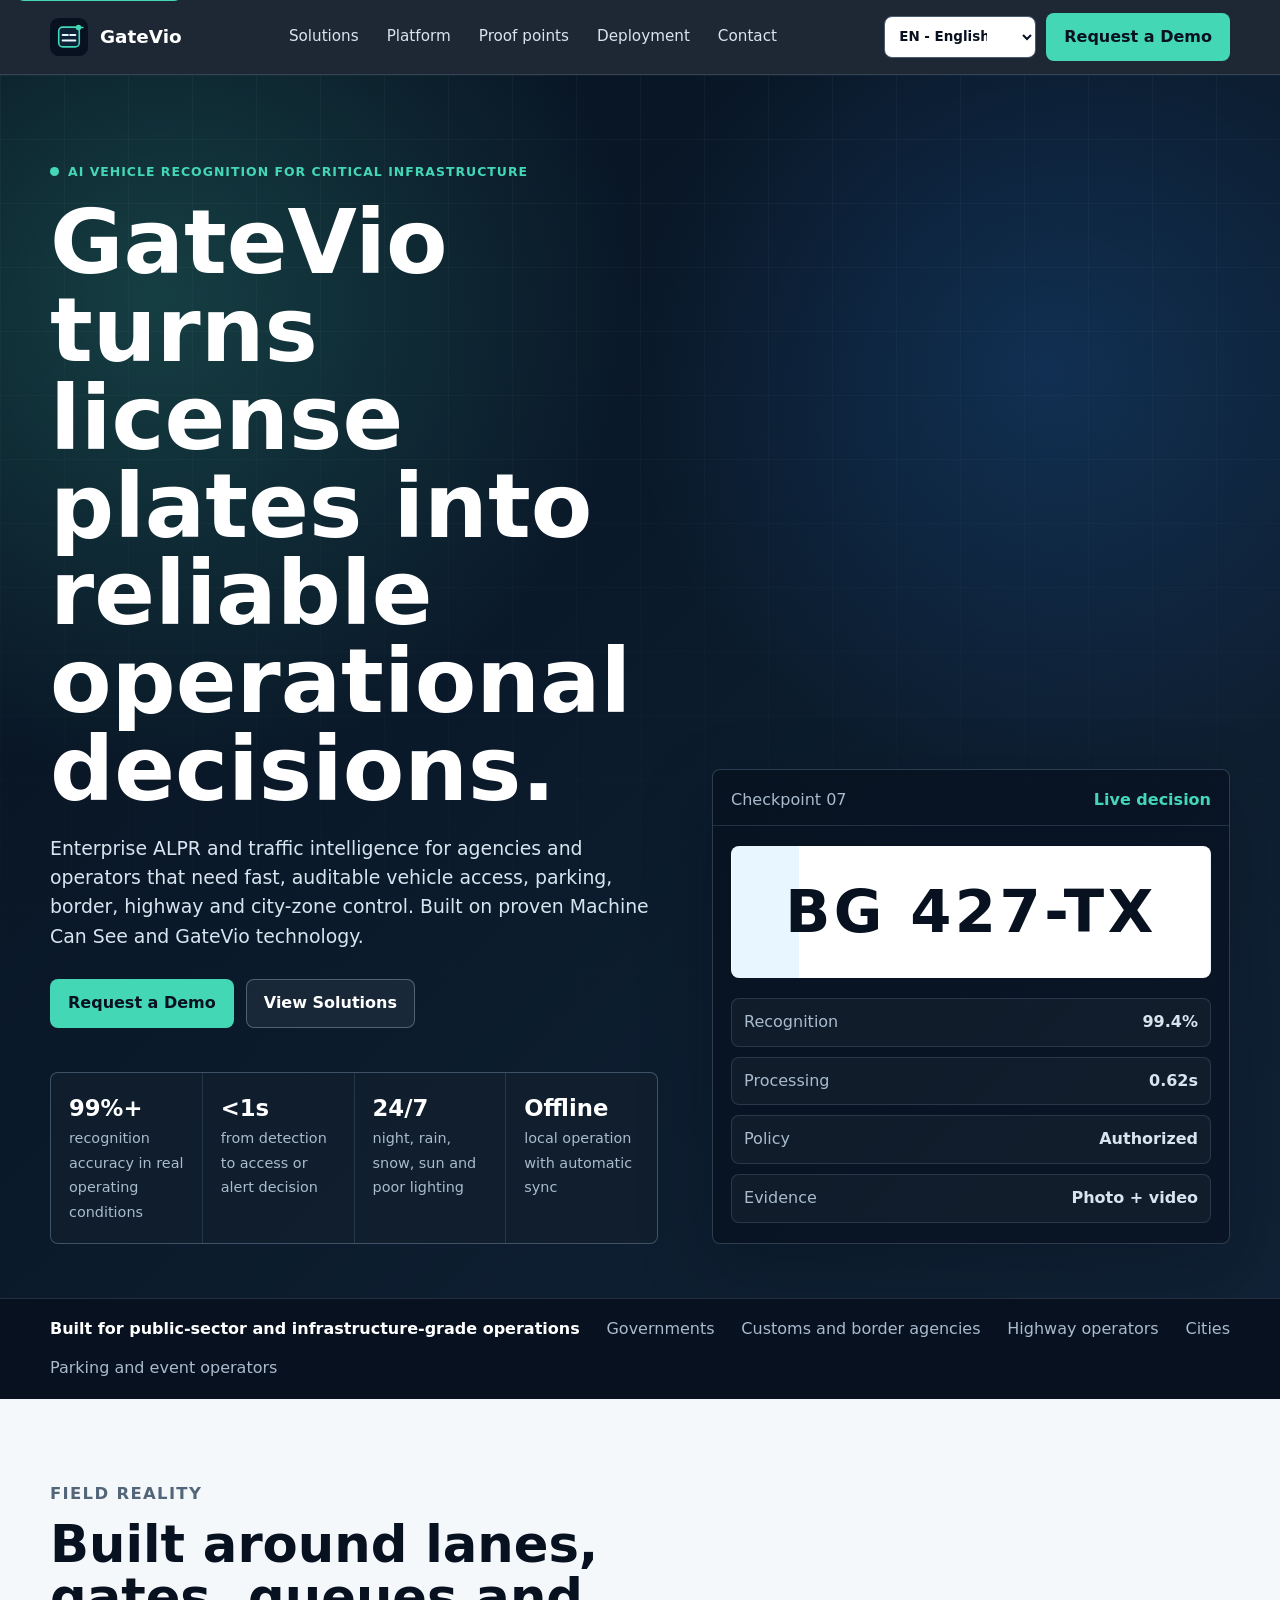
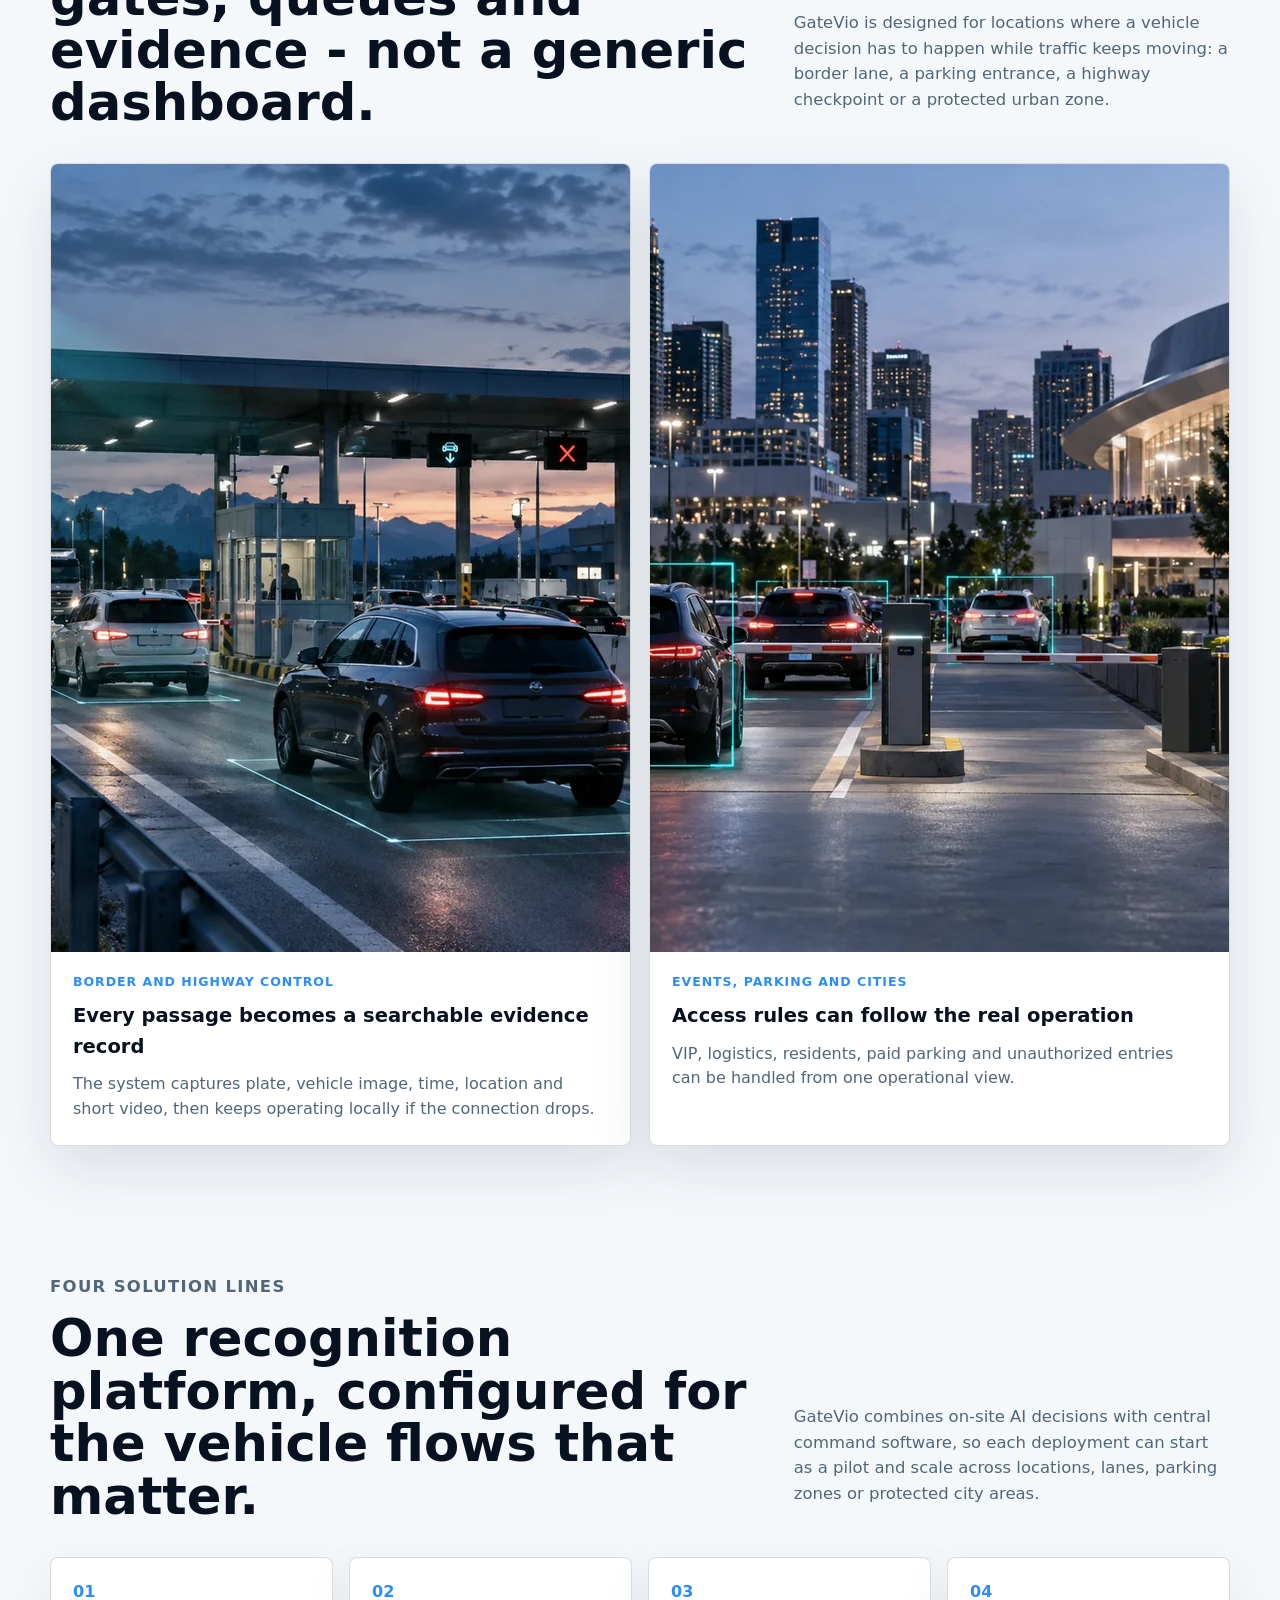
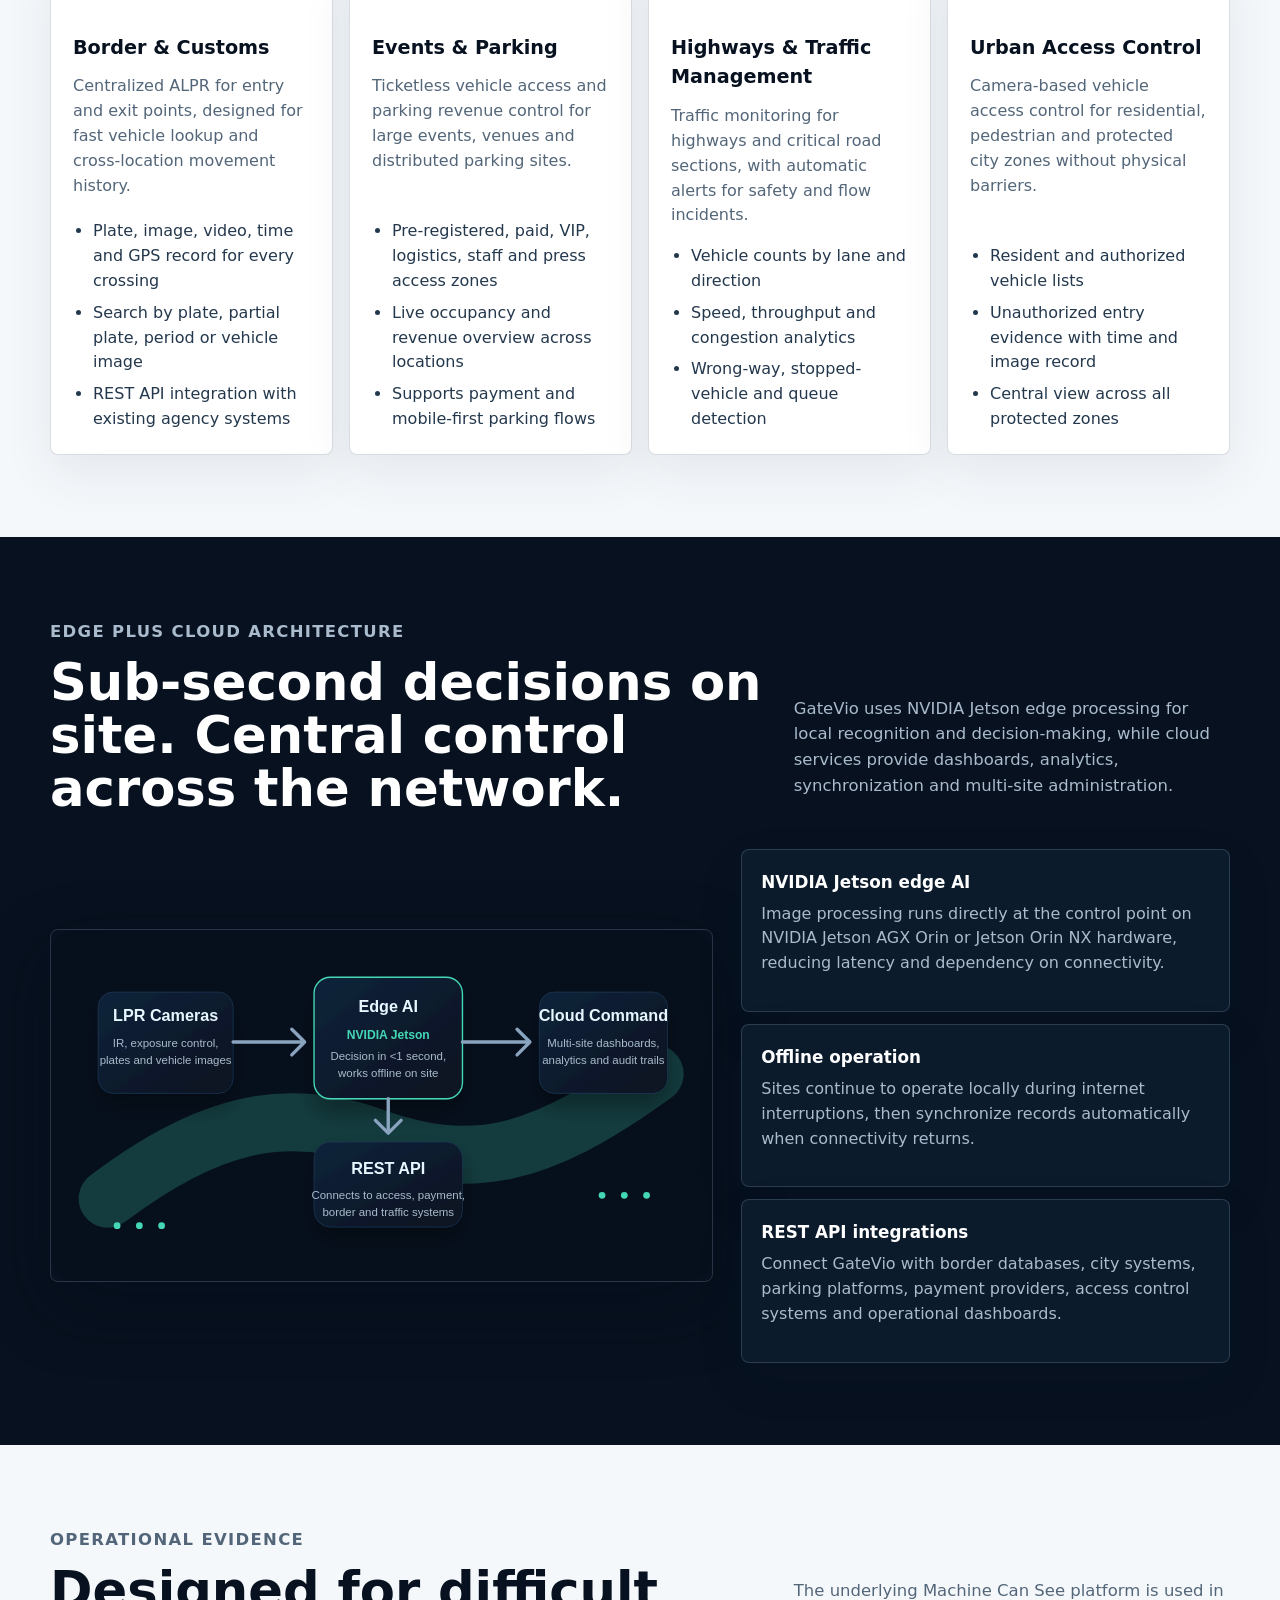
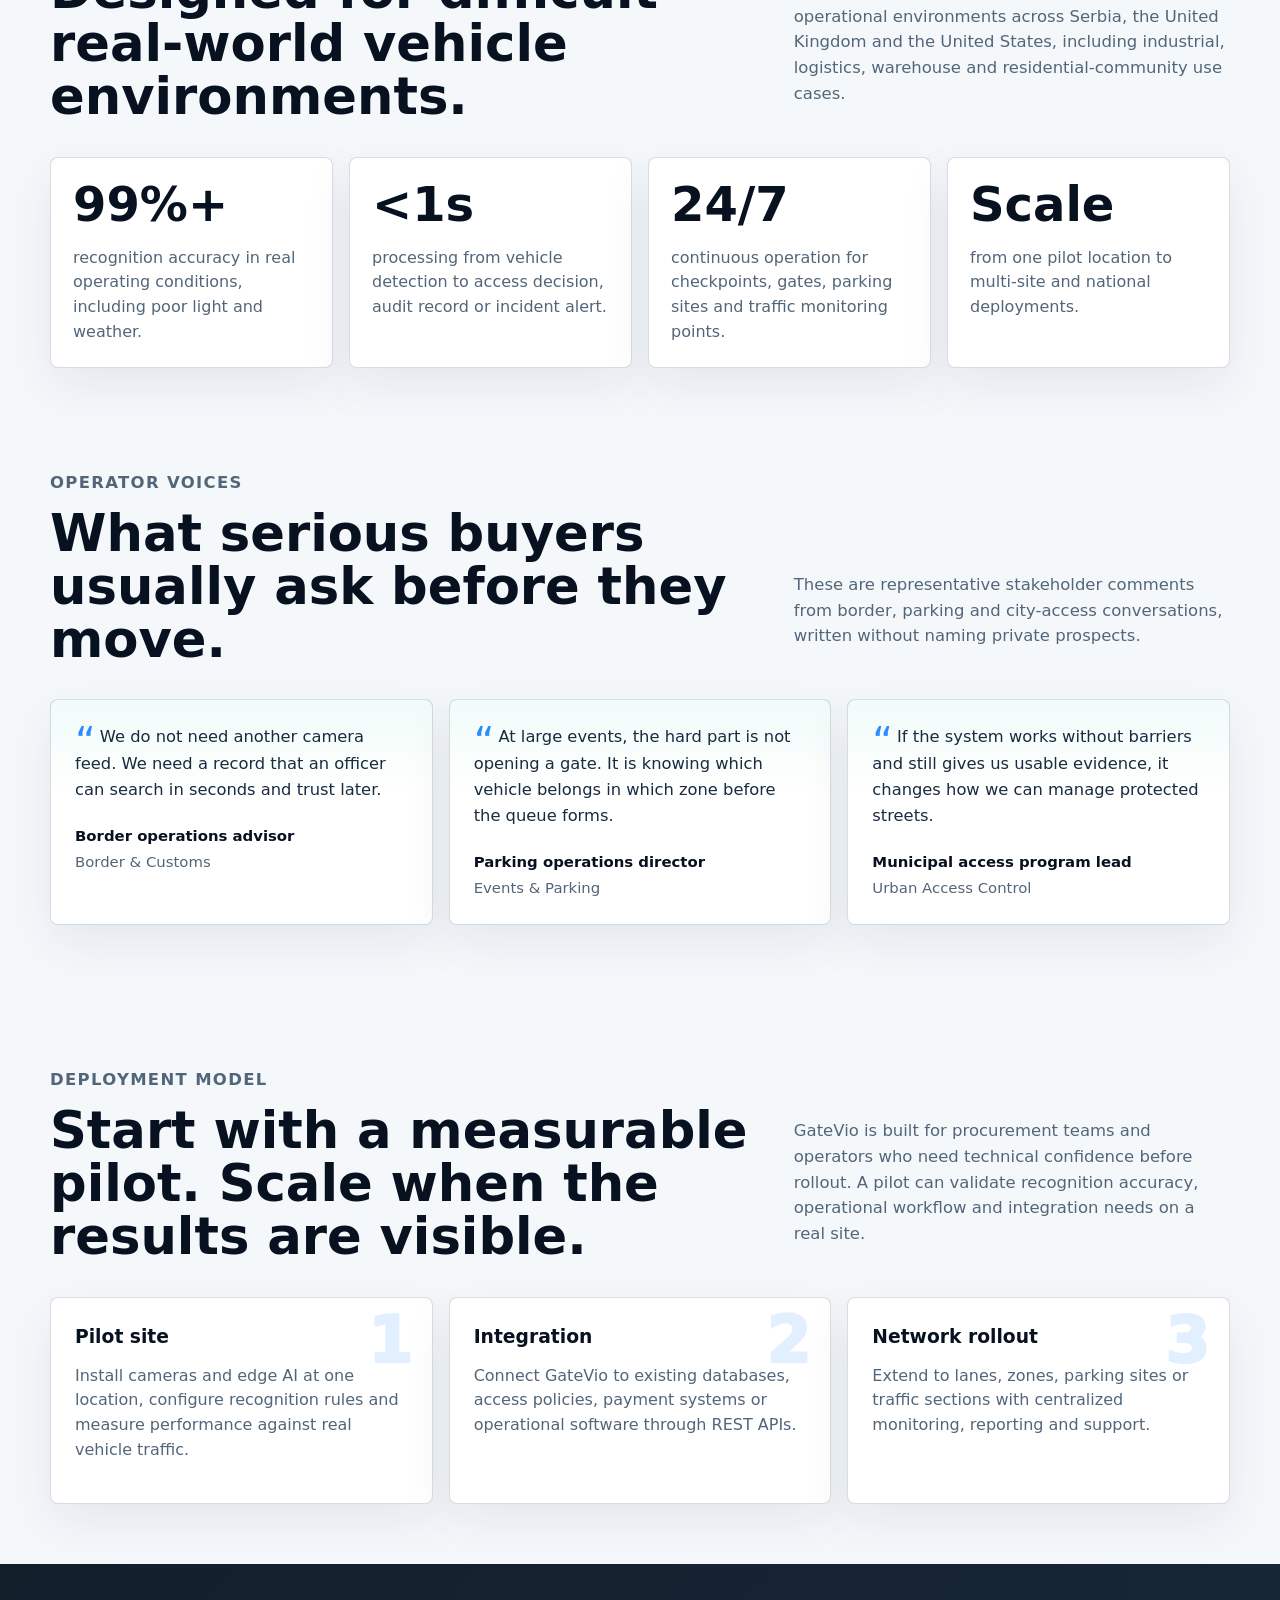
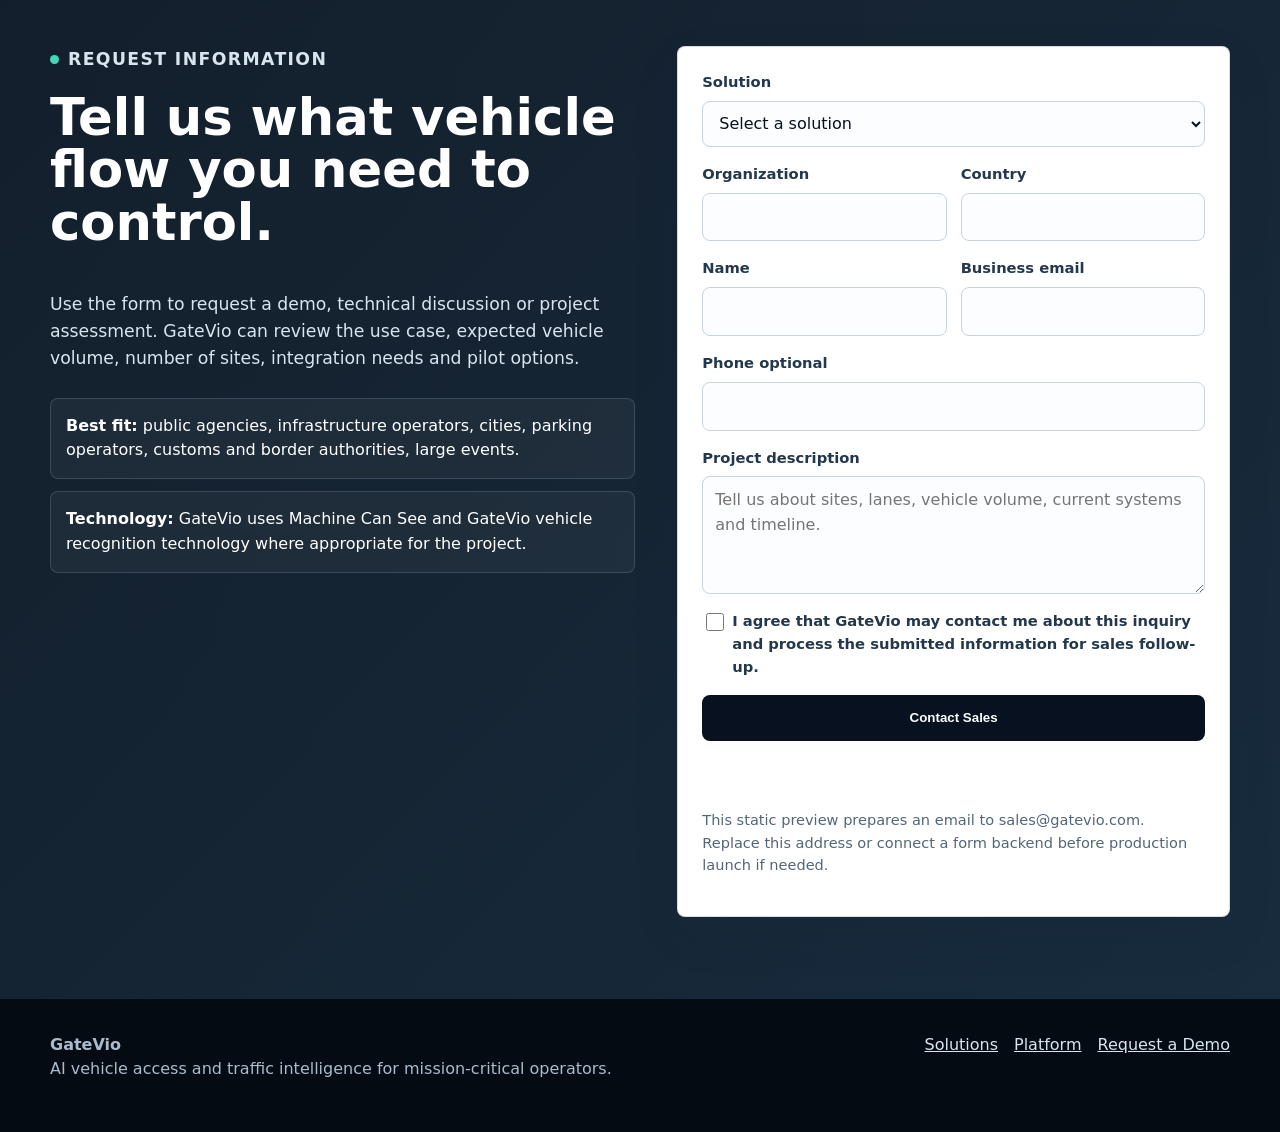
<file: index.html>
<!doctype html>
<html lang="en">
  <head>
    <meta charset="utf-8">
    <meta name="viewport" content="width=device-width, initial-scale=1">
    <title>GateVio - AI vehicle access and traffic intelligence</title>
    <meta name="description" content="GateVio provides AI vehicle recognition and access intelligence for borders, events, highways and urban zones.">
    <link rel="canonical" href="https://gatevio.com/">
    <link rel="alternate" hreflang="en" href="https://gatevio.com/en/">
    <link rel="alternate" hreflang="sr" href="https://gatevio.com/sr/">
    <link rel="alternate" hreflang="de" href="https://gatevio.com/de/">
    <link rel="alternate" hreflang="fr" href="https://gatevio.com/fr/">
    <link rel="alternate" hreflang="es" href="https://gatevio.com/es/">
    <link rel="alternate" hreflang="ar" href="https://gatevio.com/ar/">
    <link rel="alternate" hreflang="ru" href="https://gatevio.com/ru/">
    <link rel="alternate" hreflang="zh-Hans" href="https://gatevio.com/zh/">
    <link rel="alternate" hreflang="x-default" href="https://gatevio.com/en/">
    <link rel="icon" type="image/svg+xml" href="./assets/favicon.svg">
    <script>
      (function () {
        var supported = ["en", "sr", "de", "fr", "es", "ar", "ru", "zh"];
        var storageKey = "gatevio-language";
        var languageMap = {
          en: "en", sr: "sr", bs: "sr", hr: "sr", cnr: "sr", sh: "sr",
          de: "de", fr: "fr", es: "es", ar: "ar", ru: "ru", zh: "zh"
        };
        var timeZoneRules = [
          [/^Europe\/(Belgrade|Sarajevo|Podgorica|Skopje|Zagreb)$/i, "sr"],
          [/^Europe\/(Berlin|Vienna|Zurich|Vaduz|Luxembourg)$/i, "de"],
          [/^Europe\/(Paris|Brussels|Monaco)$/i, "fr"],
          [/^Europe\/(Madrid|Andorra|Gibraltar)$/i, "es"],
          [/^Europe\/(Moscow|Kaliningrad|Samara|Volgograd)$/i, "ru"],
          [/^(Asia\/(Shanghai|Hong_Kong|Macau|Taipei|Chongqing|Urumqi)|PRC|ROC)$/i, "zh"],
          [/^Asia\/(Riyadh|Dubai|Qatar|Bahrain|Kuwait|Muscat|Amman|Beirut|Damascus|Baghdad)$/i, "ar"],
          [/^(Europe\/London|America\/(New_York|Chicago|Denver|Los_Angeles|Toronto|Vancouver)|Australia\/)/i, "en"]
        ];

        function normalize(value) {
          var code = String(value || "").trim().toLowerCase().replace("_", "-");
          if (!code) return "";
          if (code.indexOf("zh") === 0) return "zh";
          if (languageMap[code]) return languageMap[code];
          var base = code.split("-")[0];
          return languageMap[base] || (supported.indexOf(base) > -1 ? base : "");
        }

        function fromBrowser() {
          var list = navigator.languages && navigator.languages.length ? navigator.languages : [navigator.language || navigator.userLanguage];
          for (var i = 0; i < list.length; i += 1) {
            var match = normalize(list[i]);
            if (match) return match;
          }
          return "";
        }

        function fromTimeZone() {
          var zone = "";
          try {
            zone = Intl.DateTimeFormat().resolvedOptions().timeZone || "";
          } catch (error) {}
          for (var i = 0; i < timeZoneRules.length; i += 1) {
            if (timeZoneRules[i][0].test(zone)) return timeZoneRules[i][1];
          }
          return "";
        }

        function savedLanguage() {
          try {
            return normalize(window.localStorage.getItem(storageKey));
          } catch (error) {
            return "";
          }
        }

        var params = new URLSearchParams(window.location.search);
        var requested = normalize(params.get("lang"));
        var target = requested || savedLanguage() || fromBrowser() || fromTimeZone() || "en";

        try {
          window.localStorage.setItem(storageKey, target);
        } catch (error) {}

        window.location.replace("./" + target + "/" + (window.location.hash || ""));
      }());
    </script>
  </head>
  <body>
    <main>
      <h1>GateVio</h1>
      <p>Select language:</p>
      <ul>
        <li><a href="./en/">English</a></li>
        <li><a href="./sr/">Srpski</a></li>
        <li><a href="./de/">Deutsch</a></li>
        <li><a href="./fr/">Français</a></li>
        <li><a href="./es/">Español</a></li>
        <li><a href="./ar/">العربية</a></li>
        <li><a href="./ru/">Русский</a></li>
        <li><a href="./zh/">中文</a></li>
      </ul>
    </main>
  </body>
</html>
</file>
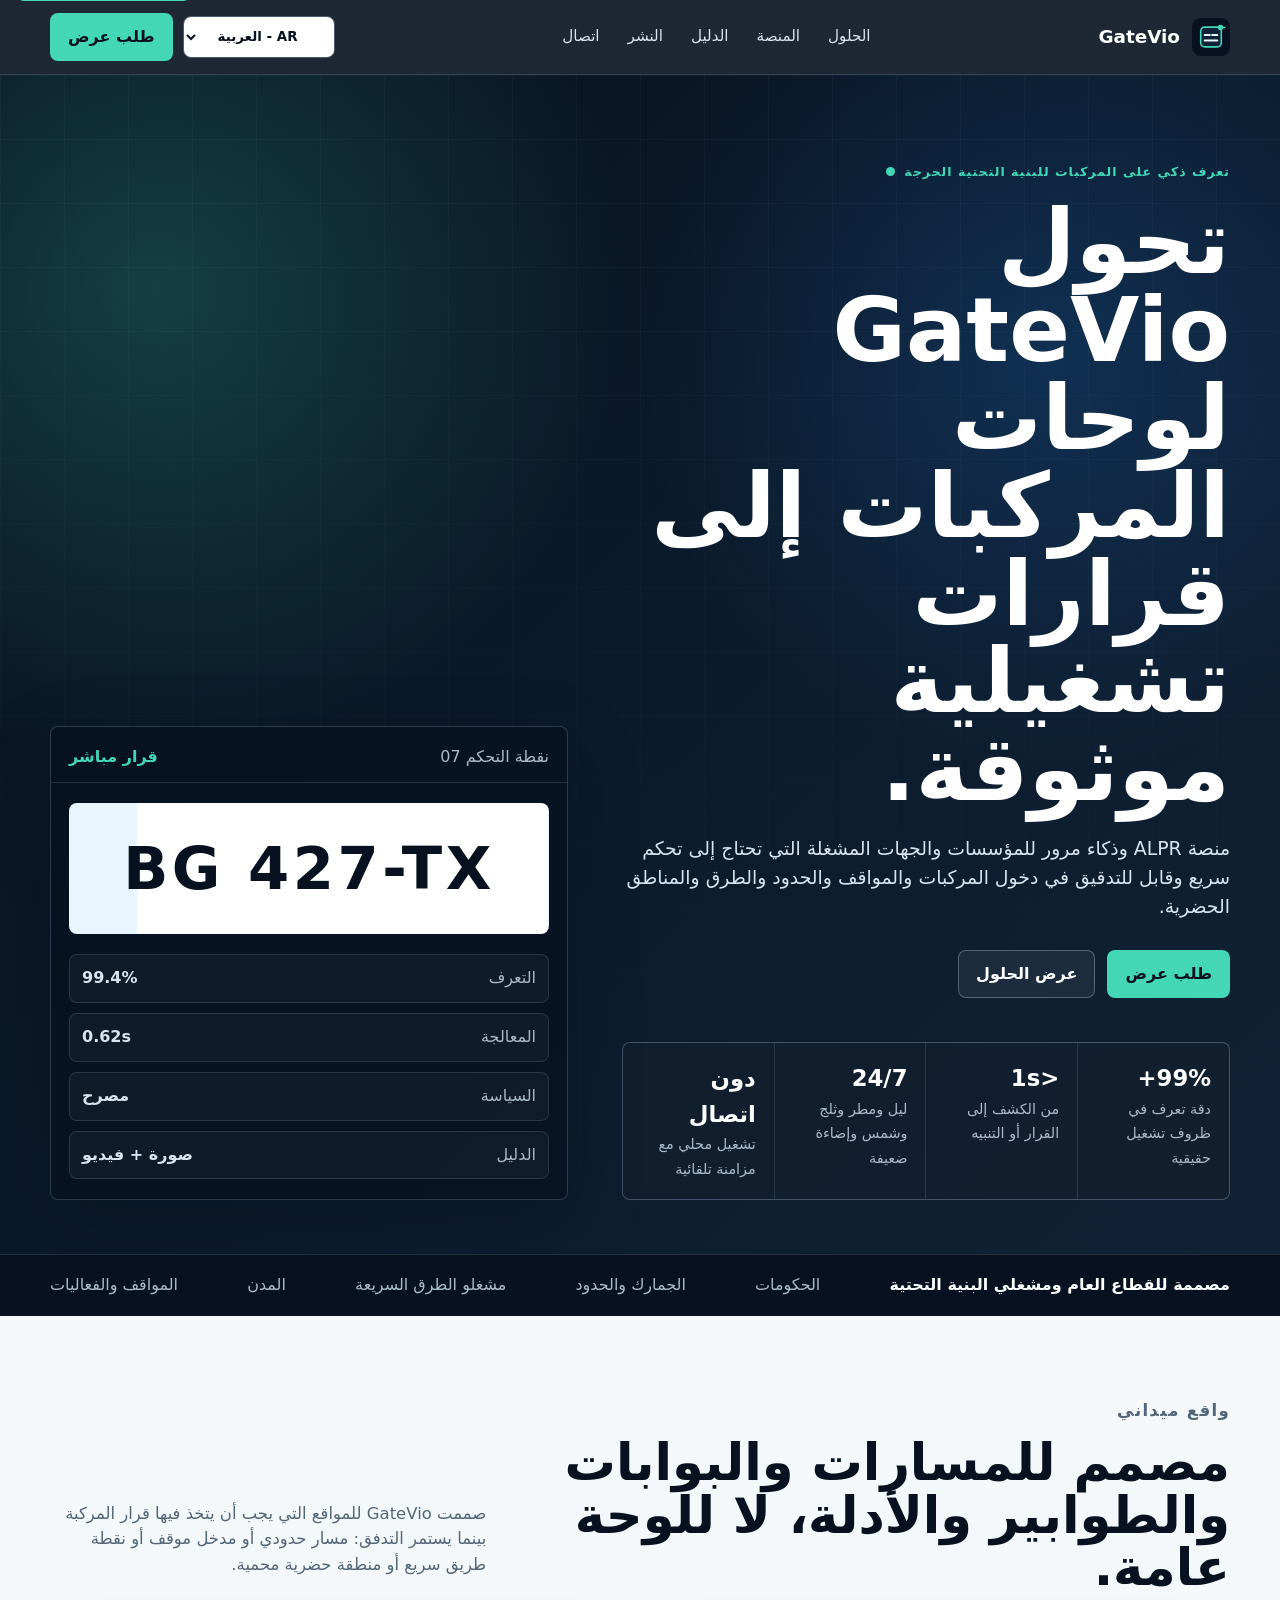
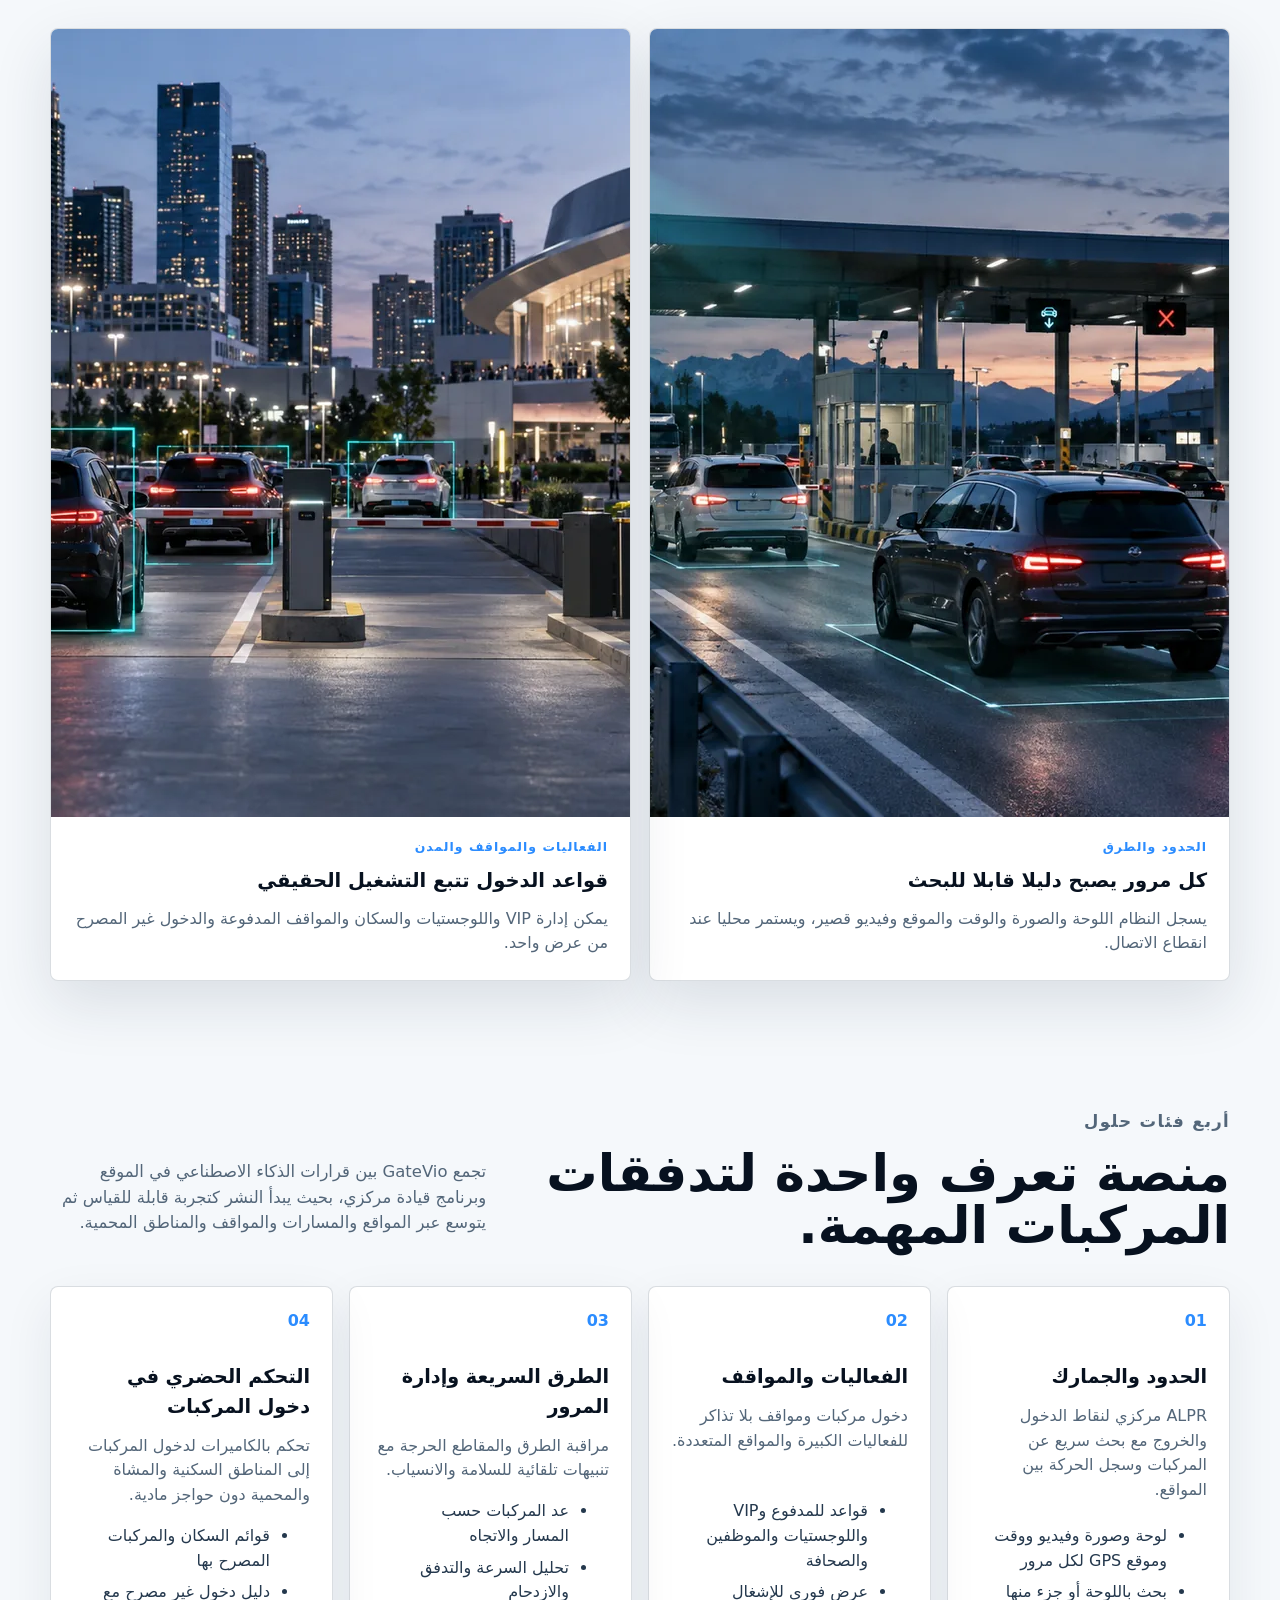
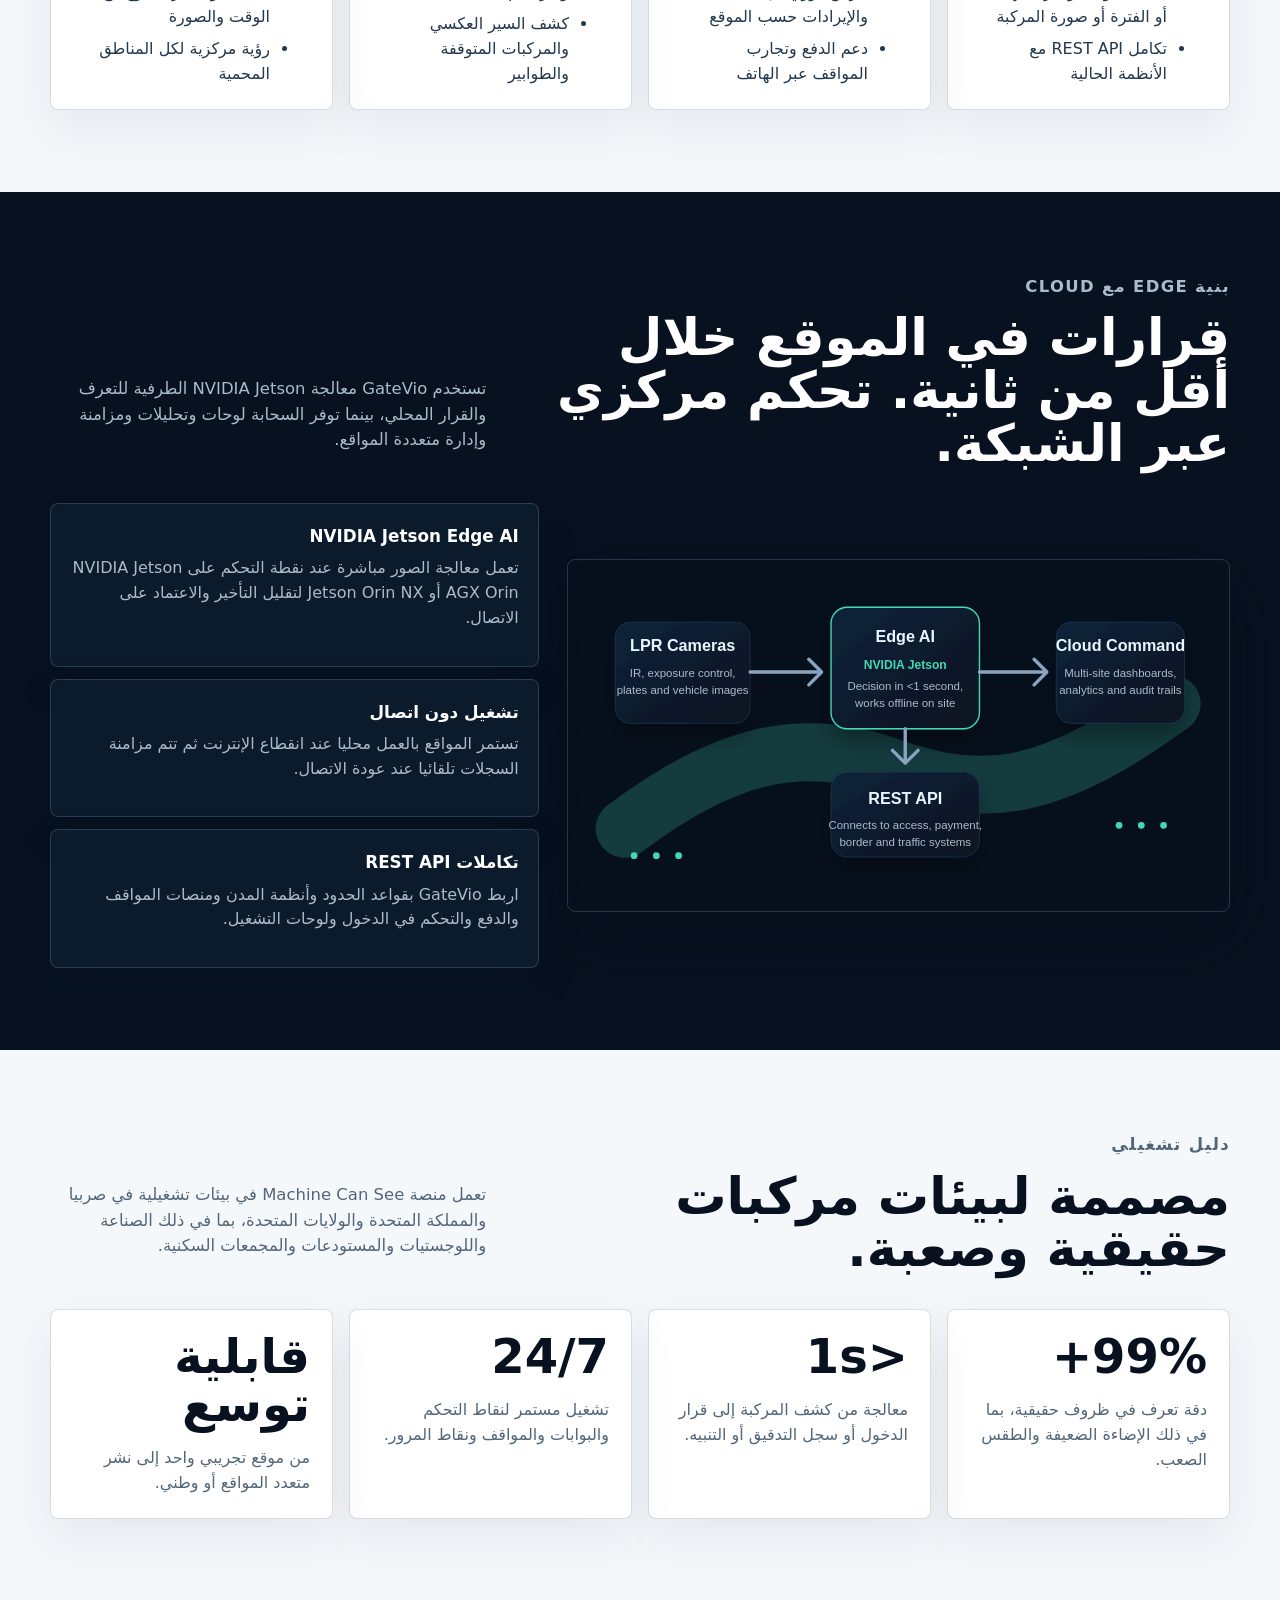
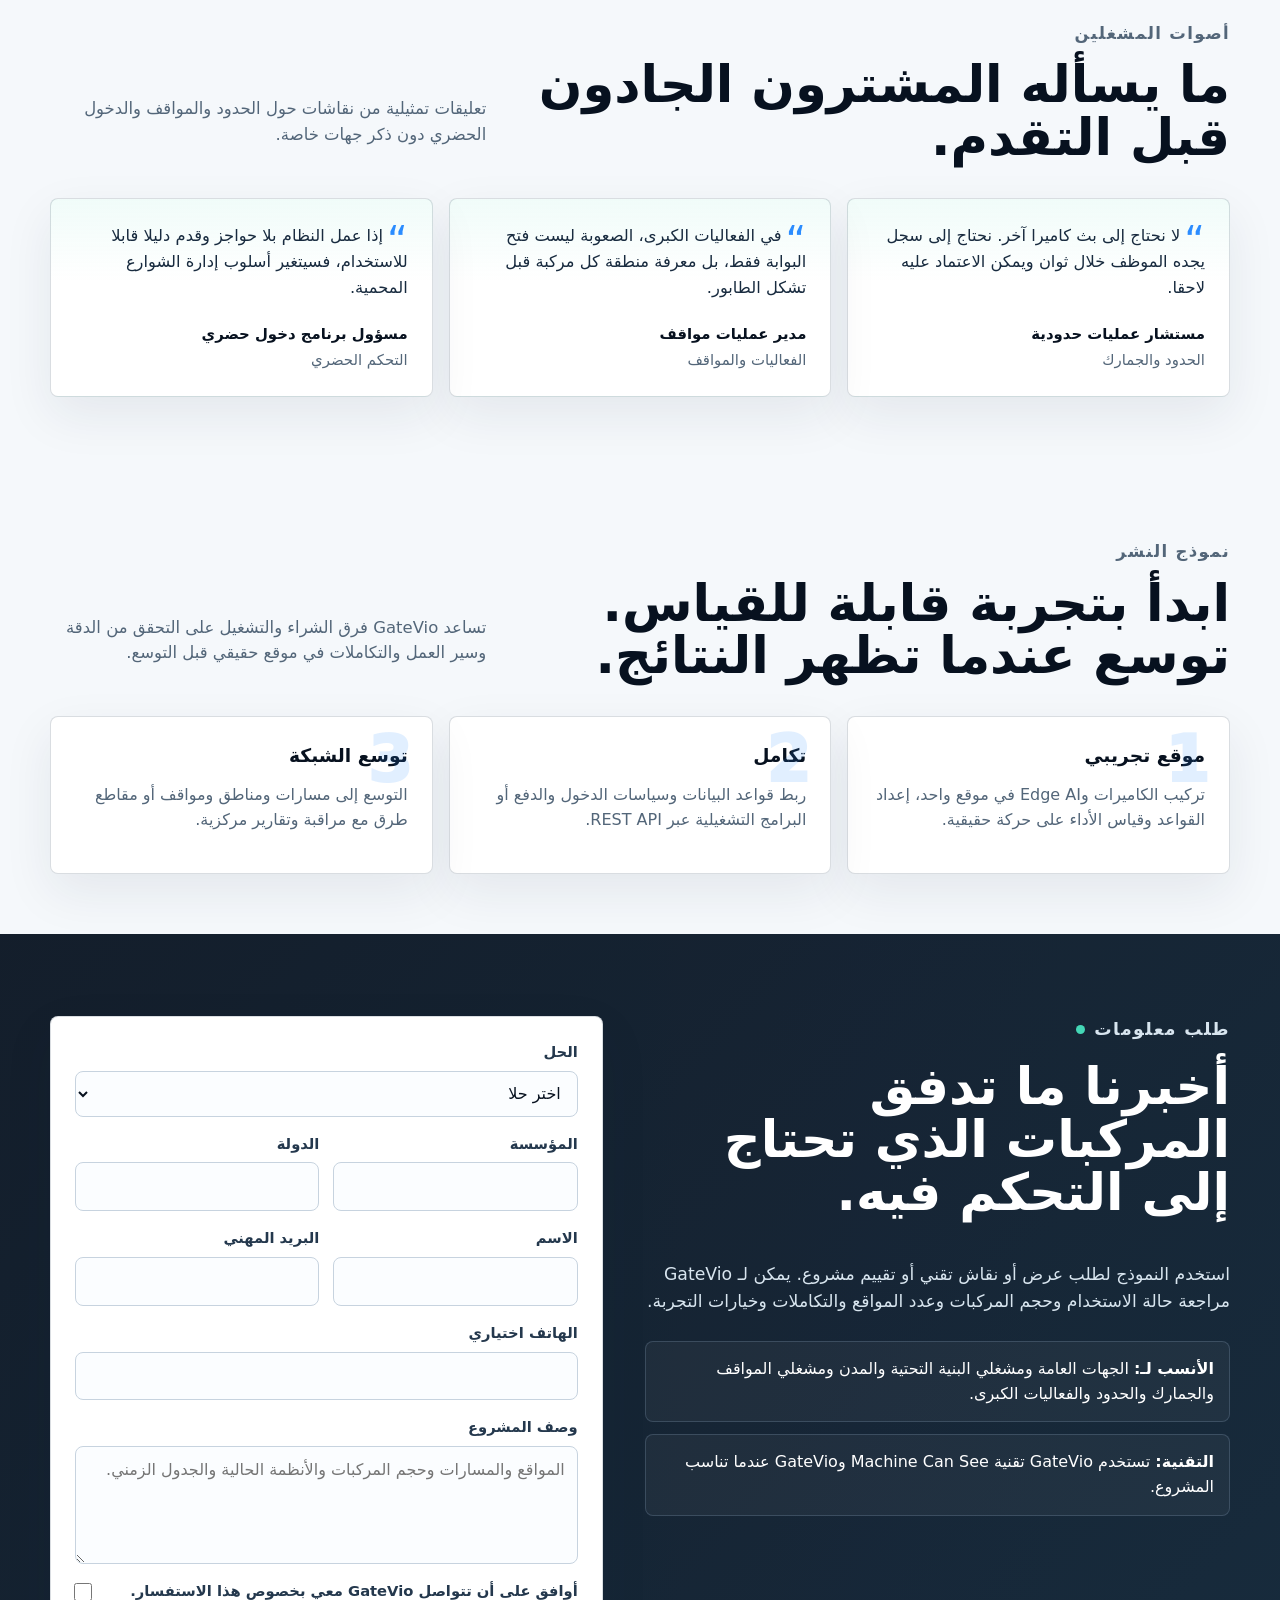
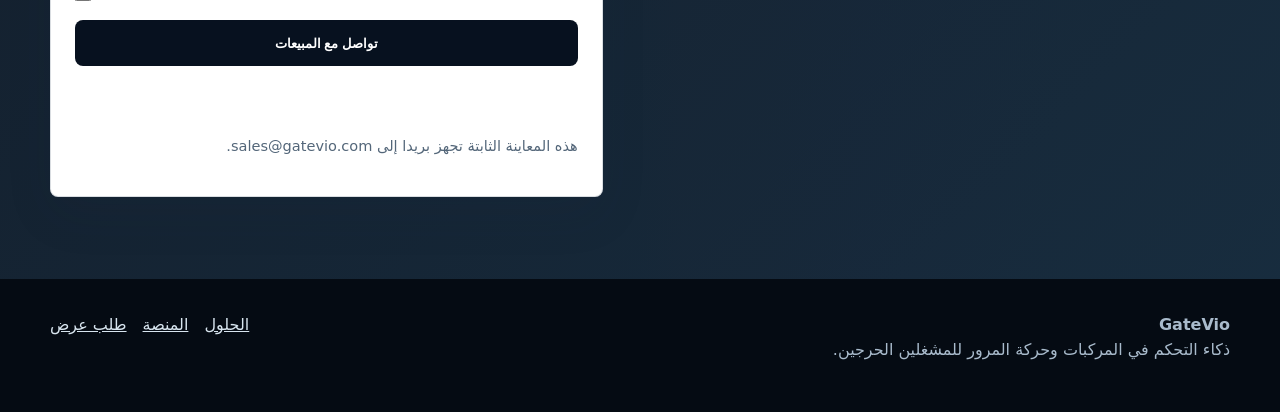
<file: ar/index.html>
<!doctype html>
<html lang="ar" dir="rtl">
  <head>
    <meta charset="utf-8">
    <meta name="viewport" content="width=device-width, initial-scale=1">
    <title>GateVio - ذكاء التحكم في المركبات وحركة المرور</title>
    <meta name="description" content="تطور GateVio أنظمة تعرف ذكية على المركبات للحدود والجمارك والفعاليات والمواقف والطرق السريعة والمناطق الحضرية.">
    <link rel="canonical" href="https://gatevio.com/ar/">
    <link rel="alternate" hreflang="en" href="https://gatevio.com/en/">
    <link rel="alternate" hreflang="sr" href="https://gatevio.com/sr/">
    <link rel="alternate" hreflang="de" href="https://gatevio.com/de/">
    <link rel="alternate" hreflang="fr" href="https://gatevio.com/fr/">
    <link rel="alternate" hreflang="es" href="https://gatevio.com/es/">
    <link rel="alternate" hreflang="ar" href="https://gatevio.com/ar/">
    <link rel="alternate" hreflang="ru" href="https://gatevio.com/ru/">
    <link rel="alternate" hreflang="zh-Hans" href="https://gatevio.com/zh/">
    <link rel="alternate" hreflang="x-default" href="https://gatevio.com/en/">
    <meta property="og:type" content="website">
    <meta property="og:site_name" content="GateVio">
    <meta property="og:title" content="GateVio - ذكاء التحكم في المركبات وحركة المرور">
    <meta property="og:description" content="تعرف ALPR بدقة 99%+ ومعالجة خلال أقل من ثانية وبنية Edge وCloud وتشغيل دون اتصال وتكامل REST API.">
    <meta property="og:url" content="https://gatevio.com/ar/">
    <meta name="twitter:card" content="summary">
    <meta name="twitter:title" content="GateVio - ذكاء التحكم في المركبات وحركة المرور">
    <meta name="twitter:description" content="تطور GateVio أنظمة تعرف ذكية على المركبات للحدود والجمارك والفعاليات والمواقف والطرق السريعة والمناطق الحضرية.">
    <link rel="icon" type="image/svg+xml" href="../assets/favicon.svg">
    <link rel="preload" href="../assets/styles.css" as="style">
    <link rel="stylesheet" href="../assets/styles.css">
    <script defer src="../assets/app.js"></script>
  </head>
  <body>
    <a class="skip-link" href="#main">تجاوز إلى المحتوى</a>
    <header class="site-header">
      <nav class="nav" aria-label="التنقل الرئيسي">
        <a class="brand" href="./" aria-label="GateVio">
          <img src="../assets/gatevio-mark.svg" alt="" width="38" height="38">
          <span>GateVio</span>
        </a>
        <div class="nav-links" data-nav-links>
          <a href="#solutions">الحلول</a>
          <a href="#platform">المنصة</a>
          <a href="#proof">الدليل</a>
          <a href="#deployment">النشر</a>
          <a href="#contact">اتصال</a>
        </div>
        <div class="nav-actions">
          <div class="language-switch"><select aria-label="اللغة" data-language-select><option value="../en/">EN - English</option><option value="../sr/">SR - Srpski</option><option value="../de/">DE - Deutsch</option><option value="../fr/">FR - Français</option><option value="../es/">ES - Español</option><option value="../ar/" selected>AR - العربية</option><option value="../ru/">RU - Русский</option><option value="../zh/">ZH - 中文</option></select></div>
          <a class="button primary" href="#contact">طلب عرض</a>
          <button class="menu-toggle" type="button" data-menu-toggle aria-label="فتح التنقل" aria-expanded="false"><span></span></button>
        </div>
      </nav>
    </header>

    <main id="main">
      <section class="hero">
        <div class="hero-inner">
          <div>
            <p class="eyebrow">تعرف ذكي على المركبات للبنية التحتية الحرجة</p>
            <h1>تحول GateVio لوحات المركبات إلى قرارات تشغيلية موثوقة.</h1>
            <p class="hero-copy">منصة ALPR وذكاء مرور للمؤسسات والجهات المشغلة التي تحتاج إلى تحكم سريع وقابل للتدقيق في دخول المركبات والمواقف والحدود والطرق والمناطق الحضرية.</p>
            <div class="hero-actions">
              <a class="button primary" href="#contact">طلب عرض</a>
              <a class="button secondary" href="#solutions">عرض الحلول</a>
            </div>
            <div class="hero-proof" aria-label="مؤشرات المنصة الرئيسية">
              <div class="proof-item"><strong>99%+</strong><span>دقة تعرف في ظروف تشغيل حقيقية</span></div>
              <div class="proof-item"><strong>&lt;1s</strong><span>من الكشف إلى القرار أو التنبيه</span></div>
              <div class="proof-item"><strong>24/7</strong><span>ليل ومطر وثلج وشمس وإضاءة ضعيفة</span></div>
              <div class="proof-item"><strong>دون اتصال</strong><span>تشغيل محلي مع مزامنة تلقائية</span></div>
            </div>
          </div>
          <aside class="signal-panel" aria-label="مثال لوحة قرار المركبة">
            <div class="signal-header"><span>نقطة التحكم 07</span><span class="signal-live">قرار مباشر</span></div>
            <div class="plate" aria-label="مثال لوحة معروفة">BG 427-TX</div>
            <div class="decision-list">
              <div><span>التعرف</span><strong>99.4%</strong></div>
              <div><span>المعالجة</span><strong>0.62s</strong></div>
              <div><span>السياسة</span><strong>مصرح</strong></div>
              <div><span>الدليل</span><strong>صورة + فيديو</strong></div>
            </div>
          </aside>
        </div>
      </section>

      <div class="trust-strip" aria-label="القطاعات المستهدفة"><div class="trust-inner"><strong>مصممة للقطاع العام ومشغلي البنية التحتية</strong><span>الحكومات</span><span>الجمارك والحدود</span><span>مشغلو الطرق السريعة</span><span>المدن</span><span>المواقف والفعاليات</span></div></div>

      <section class="section field-section" id="field">
        <div class="section-head"><div><p class="section-kicker">واقع ميداني</p><h2>مصمم للمسارات والبوابات والطوابير والأدلة، لا للوحة عامة.</h2></div><p>صممت GateVio للمواقع التي يجب أن يتخذ فيها قرار المركبة بينما يستمر التدفق: مسار حدودي أو مدخل موقف أو نقطة طريق سريع أو منطقة حضرية محمية.</p></div>
        <div class="field-grid">
          <article class="field-card"><img src="../assets/border-control-ai.webp" alt="نقطة حدودية بكاميرات تعرف على المركبات" loading="lazy" width="1400" height="788"><div class="field-card-body"><span>الحدود والطرق</span><h3>كل مرور يصبح دليلا قابلا للبحث</h3><p>يسجل النظام اللوحة والصورة والوقت والموقع وفيديو قصير، ويستمر محليا عند انقطاع الاتصال.</p></div></article>
          <article class="field-card"><img src="../assets/urban-parking-ai.webp" alt="مدخل موقف حضري لفعالية بكاميرات تعرف على المركبات" loading="lazy" width="1400" height="788"><div class="field-card-body"><span>الفعاليات والمواقف والمدن</span><h3>قواعد الدخول تتبع التشغيل الحقيقي</h3><p>يمكن إدارة VIP واللوجستيات والسكان والمواقف المدفوعة والدخول غير المصرح من عرض واحد.</p></div></article>
        </div>
      </section>

      <section class="section" id="solutions">
        <div class="section-head"><div><p class="section-kicker">أربع فئات حلول</p><h2>منصة تعرف واحدة لتدفقات المركبات المهمة.</h2></div><p>تجمع GateVio بين قرارات الذكاء الاصطناعي في الموقع وبرنامج قيادة مركزي، بحيث يبدأ النشر كتجربة قابلة للقياس ثم يتوسع عبر المواقع والمسارات والمواقف والمناطق المحمية.</p></div>
        <div class="solution-grid">
          <article class="solution-card"><div class="solution-number">01</div><h3>الحدود والجمارك</h3><p>ALPR مركزي لنقاط الدخول والخروج مع بحث سريع عن المركبات وسجل الحركة بين المواقع.</p><ul><li>لوحة وصورة وفيديو ووقت وموقع GPS لكل مرور</li><li>بحث باللوحة أو جزء منها أو الفترة أو صورة المركبة</li><li>تكامل REST API مع الأنظمة الحالية</li></ul></article>
          <article class="solution-card"><div class="solution-number">02</div><h3>الفعاليات والمواقف</h3><p>دخول مركبات ومواقف بلا تذاكر للفعاليات الكبيرة والمواقع المتعددة.</p><ul><li>قواعد للمدفوع وVIP واللوجستيات والموظفين والصحافة</li><li>عرض فوري للإشغال والإيرادات حسب الموقع</li><li>دعم الدفع وتجارب المواقف عبر الهاتف</li></ul></article>
          <article class="solution-card"><div class="solution-number">03</div><h3>الطرق السريعة وإدارة المرور</h3><p>مراقبة الطرق والمقاطع الحرجة مع تنبيهات تلقائية للسلامة والانسياب.</p><ul><li>عد المركبات حسب المسار والاتجاه</li><li>تحليل السرعة والتدفق والازدحام</li><li>كشف السير العكسي والمركبات المتوقفة والطوابير</li></ul></article>
          <article class="solution-card"><div class="solution-number">04</div><h3>التحكم الحضري في دخول المركبات</h3><p>تحكم بالكاميرات لدخول المركبات إلى المناطق السكنية والمشاة والمحمية دون حواجز مادية.</p><ul><li>قوائم السكان والمركبات المصرح بها</li><li>دليل دخول غير مصرح مع الوقت والصورة</li><li>رؤية مركزية لكل المناطق المحمية</li></ul></article>
        </div>
      </section>

      <section class="architecture-band" id="platform">
        <div class="section">
          <div class="section-head"><div><p class="section-kicker">بنية Edge مع Cloud</p><h2>قرارات في الموقع خلال أقل من ثانية. تحكم مركزي عبر الشبكة.</h2></div><p>تستخدم GateVio معالجة NVIDIA Jetson الطرفية للتعرف والقرار المحلي، بينما توفر السحابة لوحات وتحليلات ومزامنة وإدارة متعددة المواقع.</p></div>
          <div class="architecture-layout">
            <img class="diagram" src="../assets/platform-diagram.svg" alt="مخطط بنية GateVio مع كاميرات وNVIDIA Jetson Edge AI وقيادة سحابية وتكاملات REST API">
            <div class="feature-stack"><article class="feature-card"><h3>NVIDIA Jetson Edge AI</h3><p>تعمل معالجة الصور مباشرة عند نقطة التحكم على NVIDIA Jetson AGX Orin أو Jetson Orin NX لتقليل التأخير والاعتماد على الاتصال.</p></article><article class="feature-card"><h3>تشغيل دون اتصال</h3><p>تستمر المواقع بالعمل محليا عند انقطاع الإنترنت ثم تتم مزامنة السجلات تلقائيا عند عودة الاتصال.</p></article><article class="feature-card"><h3>تكاملات REST API</h3><p>اربط GateVio بقواعد الحدود وأنظمة المدن ومنصات المواقف والدفع والتحكم في الدخول ولوحات التشغيل.</p></article></div>
          </div>
        </div>
      </section>

      <section class="section" id="proof">
        <div class="section-head"><div><p class="section-kicker">دليل تشغيلي</p><h2>مصممة لبيئات مركبات حقيقية وصعبة.</h2></div><p>تعمل منصة Machine Can See في بيئات تشغيلية في صربيا والمملكة المتحدة والولايات المتحدة، بما في ذلك الصناعة واللوجستيات والمستودعات والمجمعات السكنية.</p></div>
        <div class="metric-grid"><article class="metric-card"><strong>99%+</strong><span>دقة تعرف في ظروف حقيقية، بما في ذلك الإضاءة الضعيفة والطقس الصعب.</span></article><article class="metric-card"><strong>&lt;1s</strong><span>معالجة من كشف المركبة إلى قرار الدخول أو سجل التدقيق أو التنبيه.</span></article><article class="metric-card"><strong>24/7</strong><span>تشغيل مستمر لنقاط التحكم والبوابات والمواقف ونقاط المرور.</span></article><article class="metric-card"><strong>قابلية توسع</strong><span>من موقع تجريبي واحد إلى نشر متعدد المواقع أو وطني.</span></article></div>
      </section>

      <section class="section testimonials-section">
        <div class="section-head"><div><p class="section-kicker">أصوات المشغلين</p><h2>ما يسأله المشترون الجادون قبل التقدم.</h2></div><p>تعليقات تمثيلية من نقاشات حول الحدود والمواقف والدخول الحضري دون ذكر جهات خاصة.</p></div>
        <div class="testimonial-grid">
          <figure class="testimonial-card"><blockquote>لا نحتاج إلى بث كاميرا آخر. نحتاج إلى سجل يجده الموظف خلال ثوان ويمكن الاعتماد عليه لاحقا.</blockquote><figcaption><strong>مستشار عمليات حدودية</strong><span>الحدود والجمارك</span></figcaption></figure>
          <figure class="testimonial-card"><blockquote>في الفعاليات الكبرى، الصعوبة ليست فتح البوابة فقط، بل معرفة منطقة كل مركبة قبل تشكل الطابور.</blockquote><figcaption><strong>مدير عمليات مواقف</strong><span>الفعاليات والمواقف</span></figcaption></figure>
          <figure class="testimonial-card"><blockquote>إذا عمل النظام بلا حواجز وقدم دليلا قابلا للاستخدام، فسيتغير أسلوب إدارة الشوارع المحمية.</blockquote><figcaption><strong>مسؤول برنامج دخول حضري</strong><span>التحكم الحضري</span></figcaption></figure>
        </div>
      </section>

      <section class="section compact" id="deployment">
        <div class="section-head"><div><p class="section-kicker">نموذج النشر</p><h2>ابدأ بتجربة قابلة للقياس. توسع عندما تظهر النتائج.</h2></div><p>تساعد GateVio فرق الشراء والتشغيل على التحقق من الدقة وسير العمل والتكاملات في موقع حقيقي قبل التوسع.</p></div>
        <div class="process"><article class="step" data-step="1"><h3>موقع تجريبي</h3><p>تركيب الكاميرات وEdge AI في موقع واحد، إعداد القواعد وقياس الأداء على حركة حقيقية.</p></article><article class="step" data-step="2"><h3>تكامل</h3><p>ربط قواعد البيانات وسياسات الدخول والدفع أو البرامج التشغيلية عبر REST API.</p></article><article class="step" data-step="3"><h3>توسع الشبكة</h3><p>التوسع إلى مسارات ومناطق ومواقف أو مقاطع طرق مع مراقبة وتقارير مركزية.</p></article></div>
      </section>

      <section class="contact-band" id="contact">
        <div class="section contact-layout">
          <div class="contact-copy">
            <p class="eyebrow">طلب معلومات</p>
            <h2>أخبرنا ما تدفق المركبات الذي تحتاج إلى التحكم فيه.</h2>
            <p>استخدم النموذج لطلب عرض أو نقاش تقني أو تقييم مشروع. يمكن لـ GateVio مراجعة حالة الاستخدام وحجم المركبات وعدد المواقع والتكاملات وخيارات التجربة.</p>
            <div class="contact-points"><div><strong>الأنسب لـ:</strong> الجهات العامة ومشغلي البنية التحتية والمدن ومشغلي المواقف والجمارك والحدود والفعاليات الكبرى.</div><div><strong>التقنية:</strong> تستخدم GateVio تقنية Machine Can See وGateVio عندما تناسب المشروع.</div></div>
          </div>
          <div class="form-panel" aria-label="نموذج استفسار المبيعات">
            <form class="inquiry-form" data-inquiry-form data-missing="يرجى إكمال الحقول المطلوبة وتأكيد الموافقة." data-ready="سيتم فتح تطبيق البريد مع الاستفسار المجهز." data-subject="استفسار GateVio">
              <div class="field"><label for="solution">الحل</label><select id="solution" name="solution" required><option value="">اختر حلا</option><option value="الحدود والجمارك">الحدود والجمارك</option><option value="الفعاليات ومواقف السيارات">الفعاليات ومواقف السيارات</option><option value="الطرق السريعة وإدارة المرور">الطرق السريعة وإدارة المرور</option><option value="التحكم الحضري في دخول المركبات">التحكم الحضري في دخول المركبات</option><option value="عدة حلول">عدة حلول</option></select></div>
              <div class="form-grid"><div class="field"><label for="organization">المؤسسة</label><input id="organization" name="organization" autocomplete="organization" required></div><div class="field"><label for="country">الدولة</label><input id="country" name="country" autocomplete="country-name" required></div></div>
              <div class="form-grid"><div class="field"><label for="name">الاسم</label><input id="name" name="name" autocomplete="name" required></div><div class="field"><label for="email">البريد المهني</label><input id="email" name="business_email" type="email" autocomplete="email" required></div></div>
              <div class="field"><label for="phone">الهاتف اختياري</label><input id="phone" name="phone" type="tel" autocomplete="tel"></div>
              <div class="field"><label for="description">وصف المشروع</label><textarea id="description" name="project_description" required placeholder="المواقع والمسارات وحجم المركبات والأنظمة الحالية والجدول الزمني."></textarea></div>
              <div class="checkbox"><input id="consent" name="consent" type="checkbox" required><label for="consent">أوافق على أن تتواصل GateVio معي بخصوص هذا الاستفسار.</label></div>
              <button class="button dark" type="submit">تواصل مع المبيعات</button>
              <p class="form-status" data-form-status role="status" aria-live="polite"></p>
              <p class="form-note">هذه المعاينة الثابتة تجهز بريدا إلى sales@gatevio.com.</p>
            </form>
          </div>
        </div>
      </section>
    </main>

    <footer class="footer"><div class="footer-inner"><div><strong>GateVio</strong><p>ذكاء التحكم في المركبات وحركة المرور للمشغلين الحرجين.</p></div><div class="footer-links" aria-label="روابط التذييل"><a href="#solutions">الحلول</a><a href="#platform">المنصة</a><a href="#contact">طلب عرض</a></div></div></footer>
  </body>
</html>
</file>
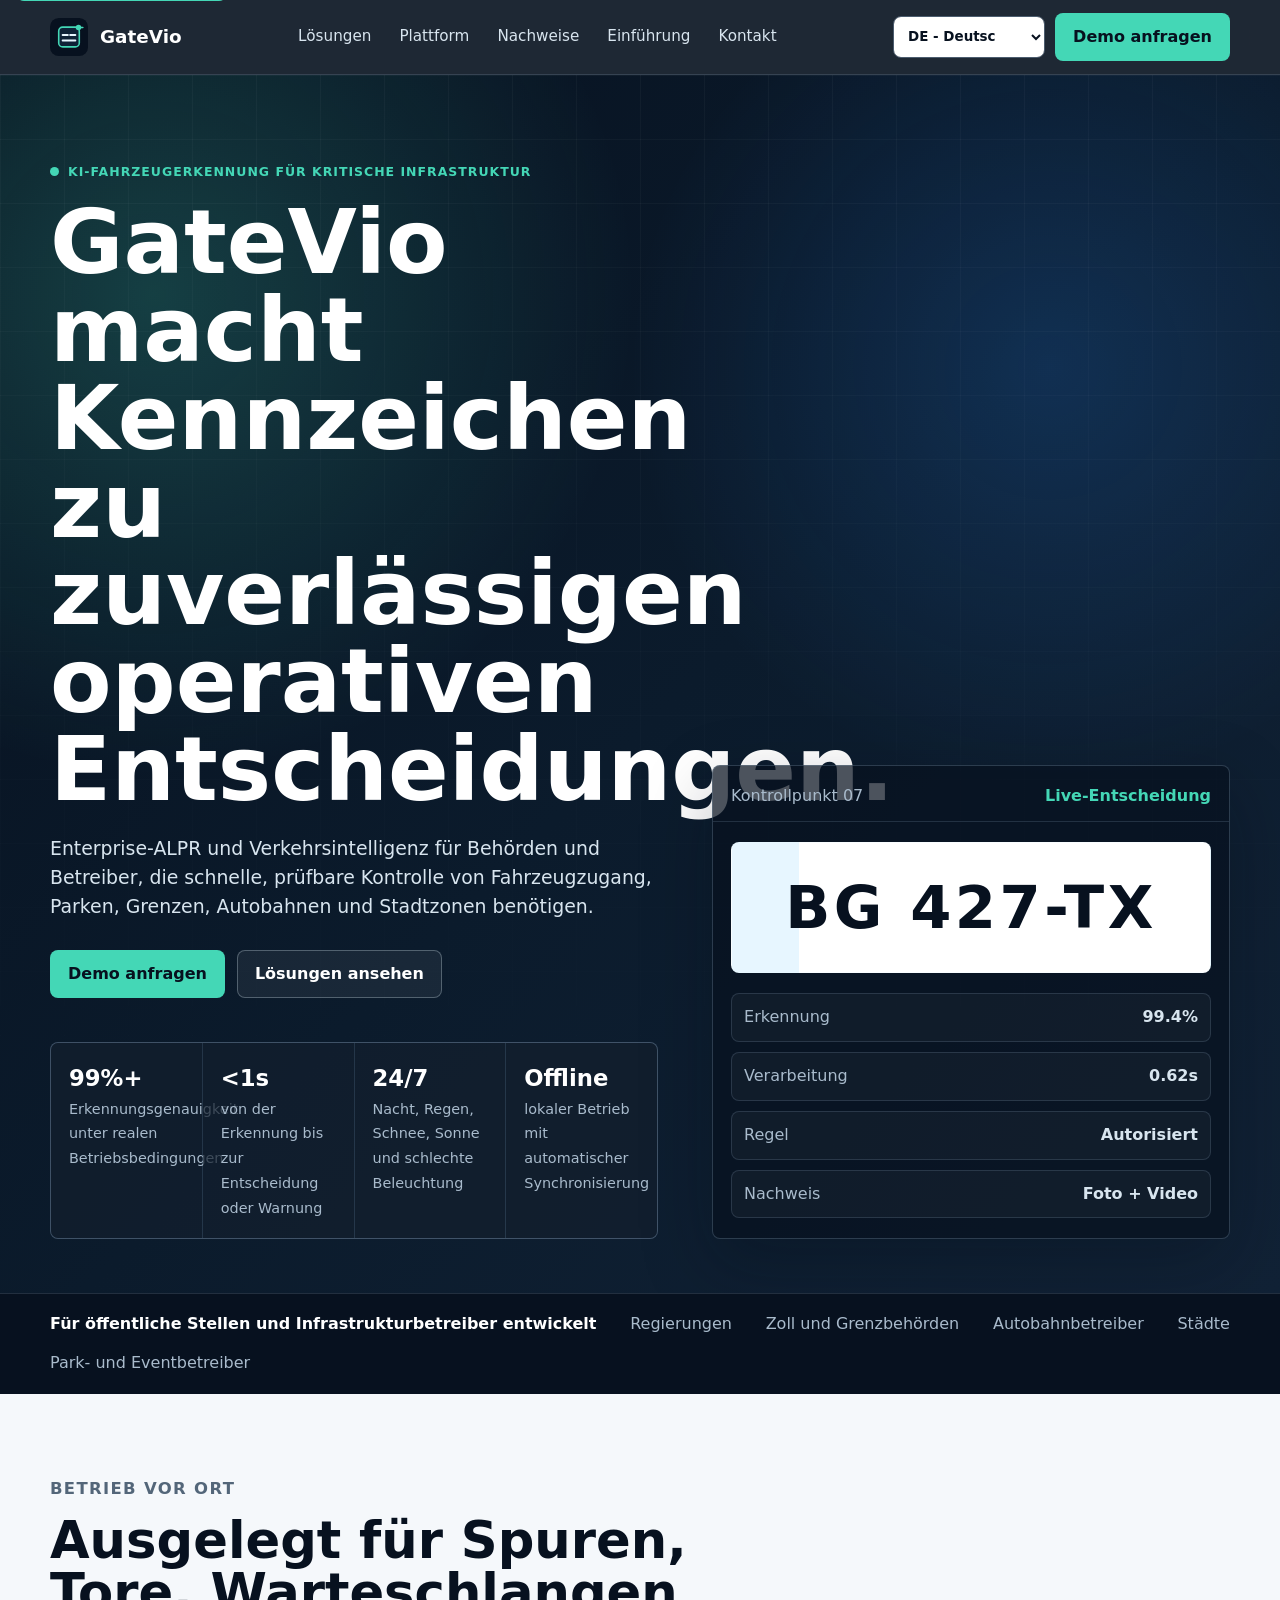
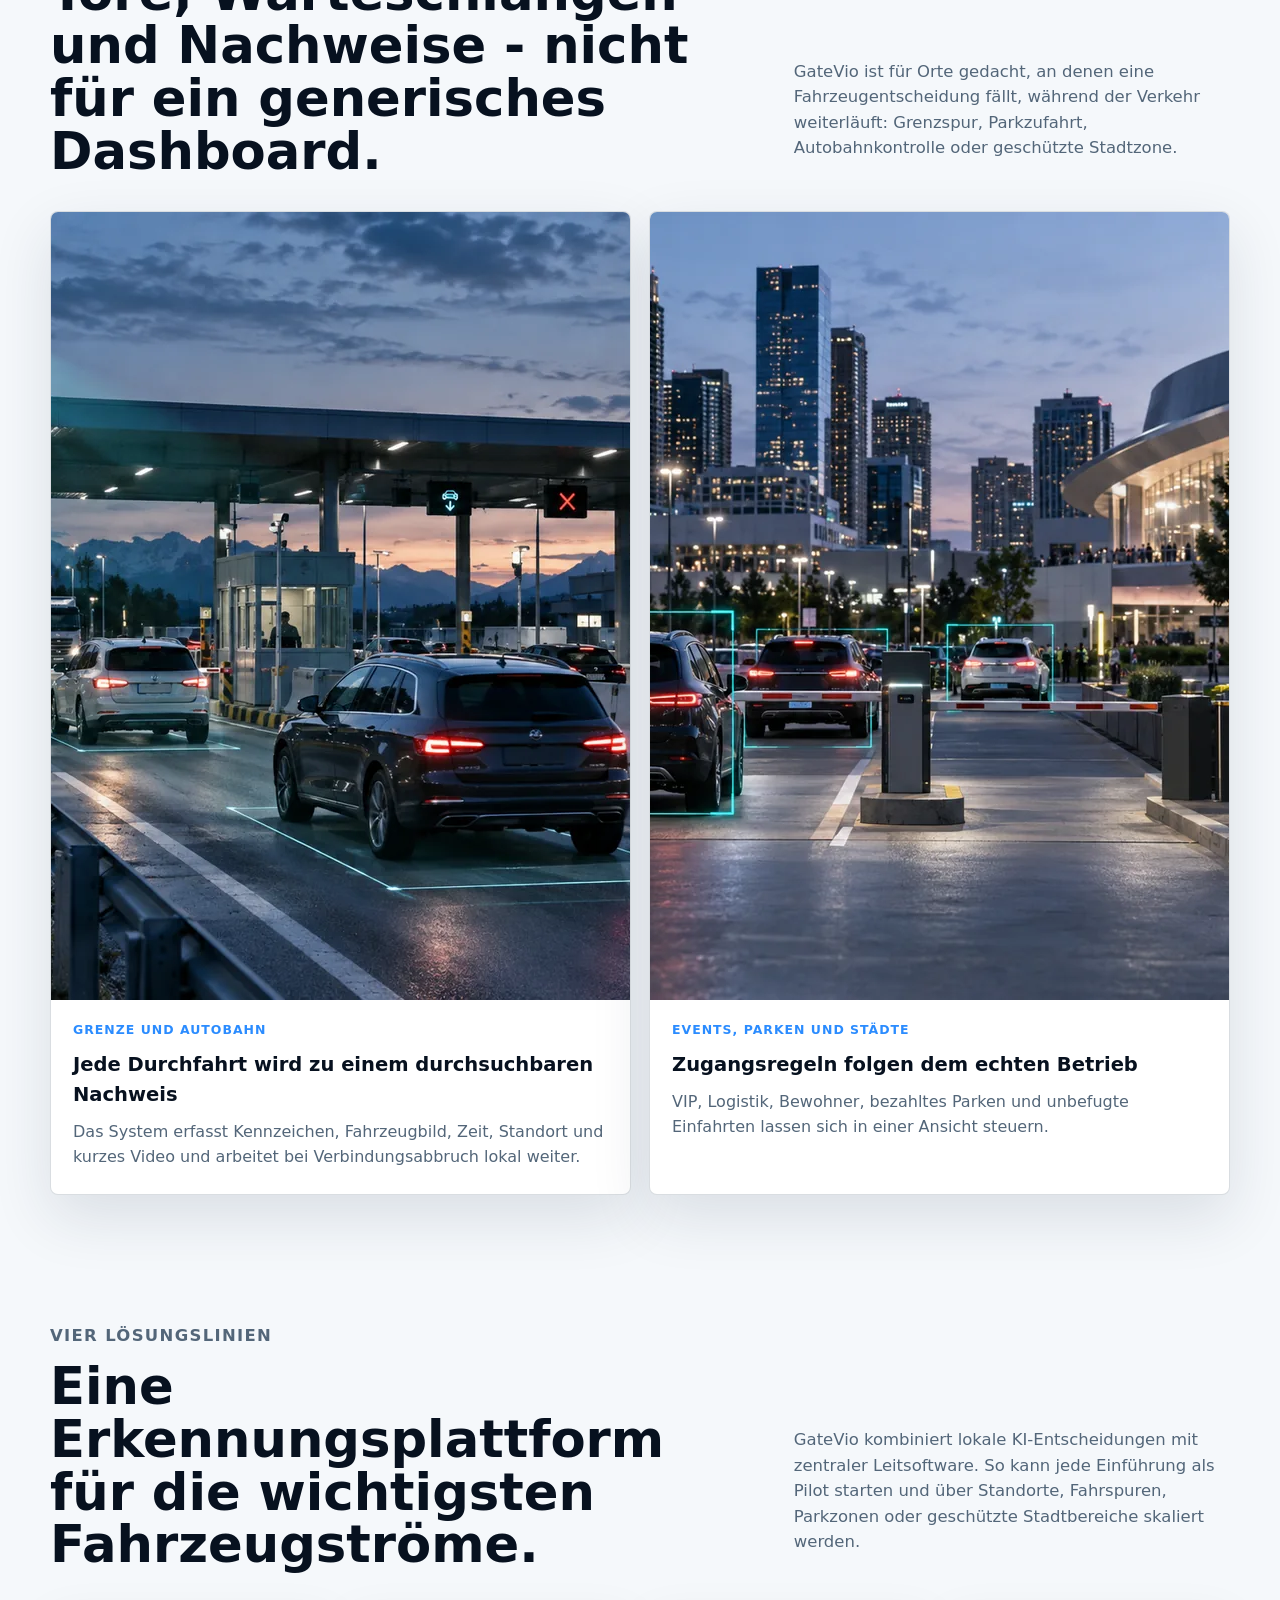
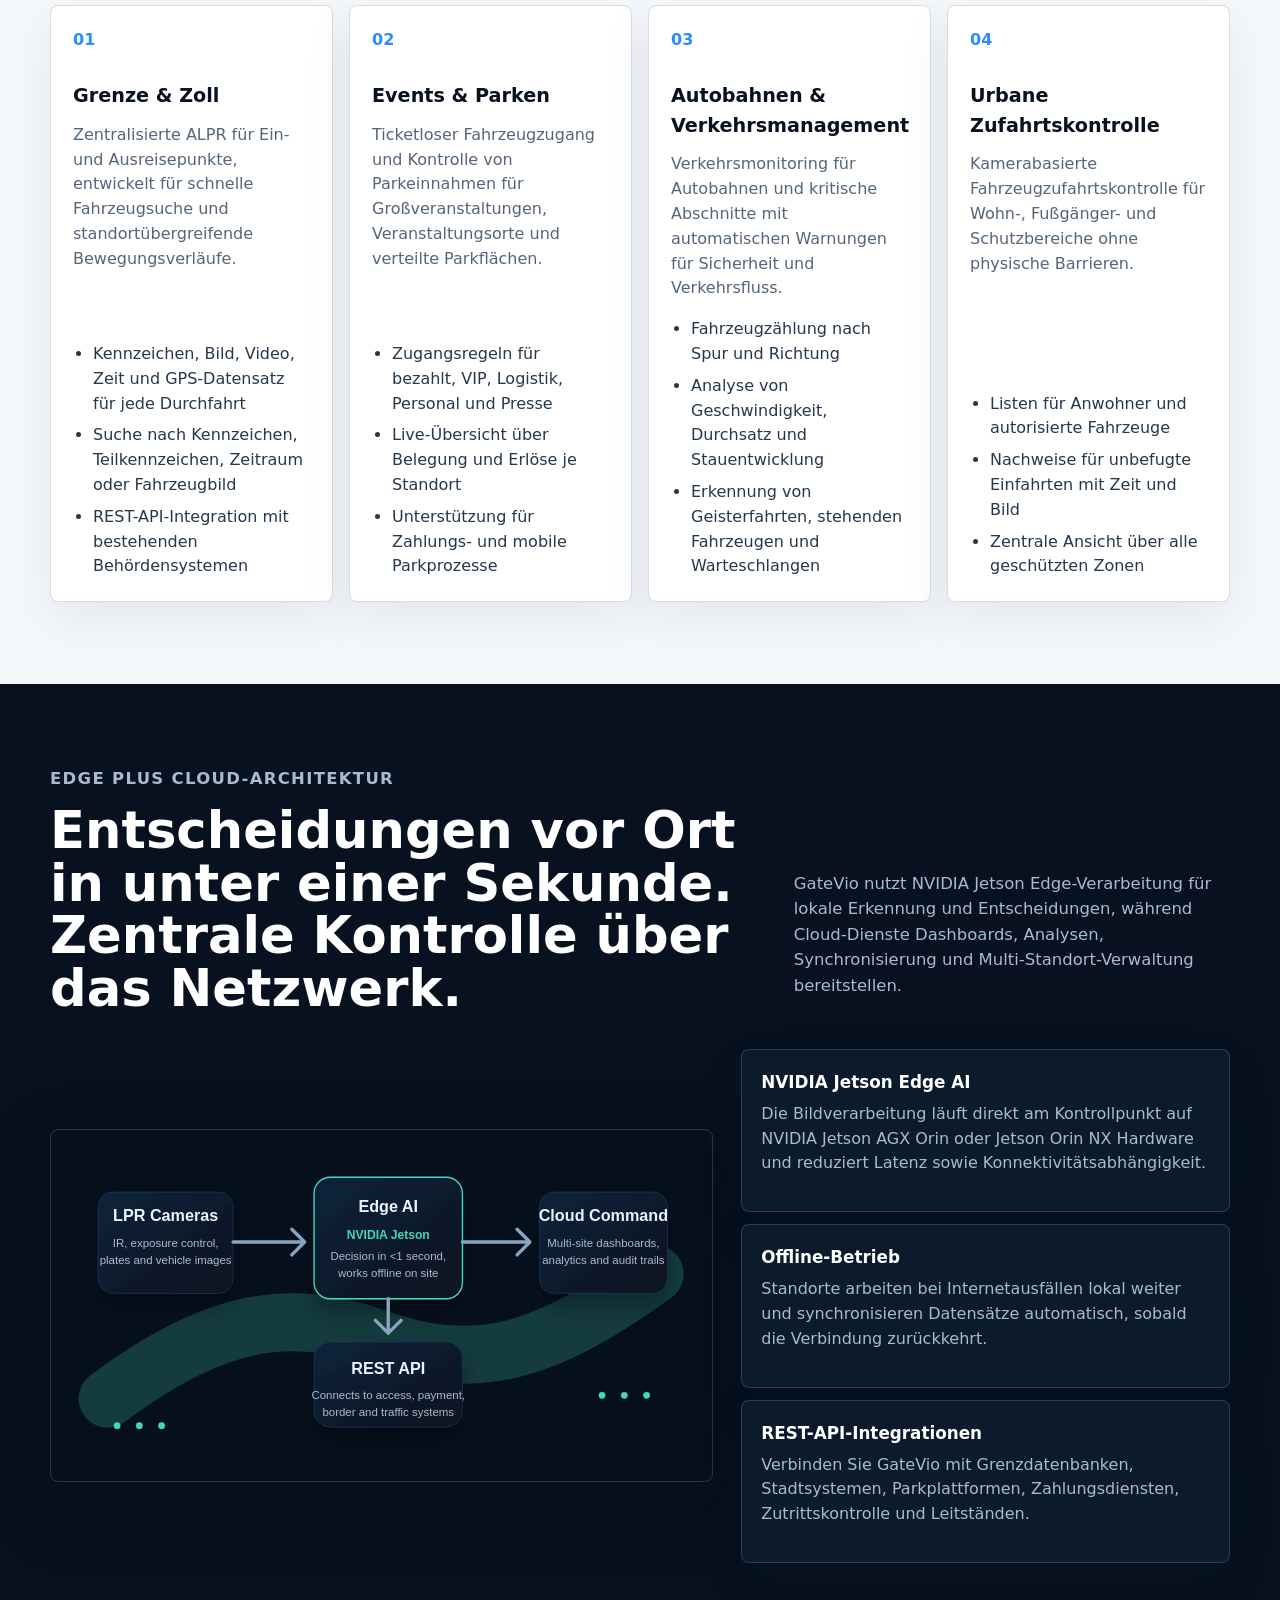
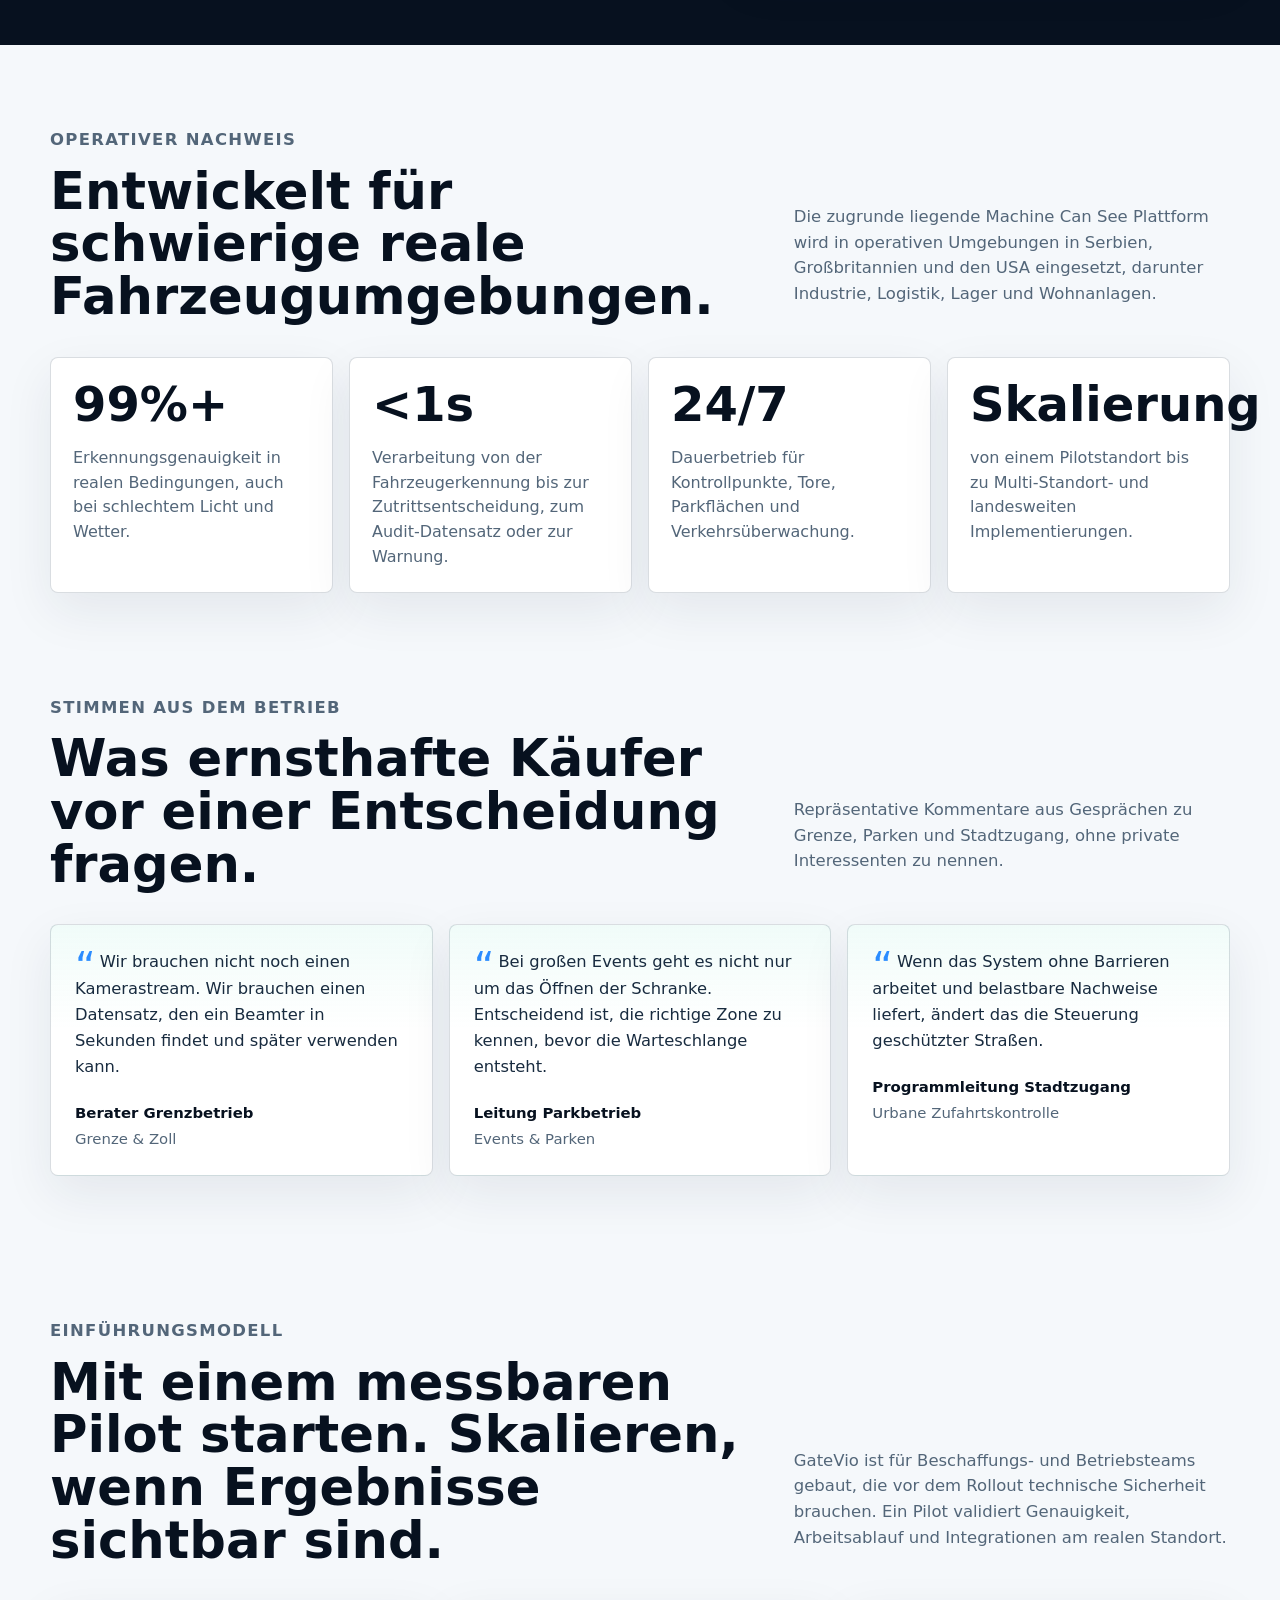
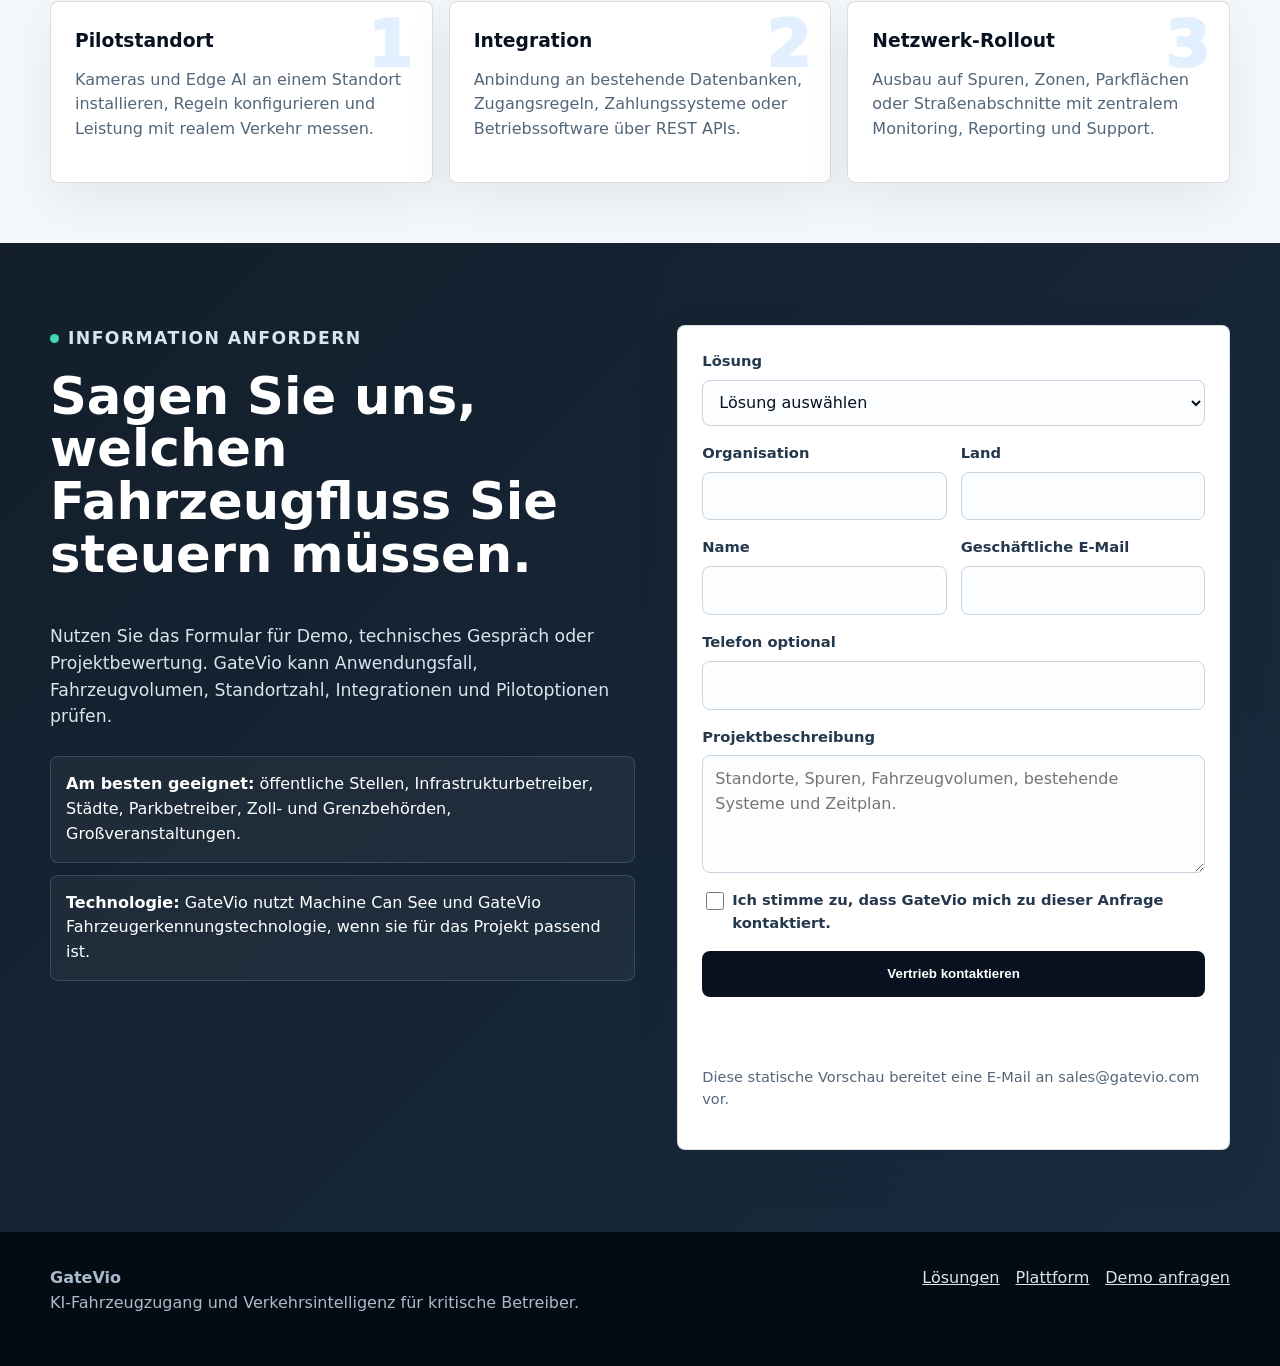
<file: de/index.html>
<!doctype html>
<html lang="de" dir="ltr">
  <head>
    <meta charset="utf-8">
    <meta name="viewport" content="width=device-width, initial-scale=1">
    <title>GateVio - KI-Fahrzeugzugang und Verkehrsintelligenz</title>
    <meta name="description" content="GateVio entwickelt KI-Systeme zur Fahrzeugerkennung für Grenzen, Zoll, Veranstaltungen, Parken, Autobahnen und kontrollierte Stadtzonen.">
    <link rel="canonical" href="https://gatevio.com/de/">
    <link rel="alternate" hreflang="en" href="https://gatevio.com/en/">
    <link rel="alternate" hreflang="sr" href="https://gatevio.com/sr/">
    <link rel="alternate" hreflang="de" href="https://gatevio.com/de/">
    <link rel="alternate" hreflang="fr" href="https://gatevio.com/fr/">
    <link rel="alternate" hreflang="es" href="https://gatevio.com/es/">
    <link rel="alternate" hreflang="ar" href="https://gatevio.com/ar/">
    <link rel="alternate" hreflang="ru" href="https://gatevio.com/ru/">
    <link rel="alternate" hreflang="zh-Hans" href="https://gatevio.com/zh/">
    <link rel="alternate" hreflang="x-default" href="https://gatevio.com/en/">
    <meta property="og:type" content="website">
    <meta property="og:site_name" content="GateVio">
    <meta property="og:title" content="GateVio - KI-Fahrzeugzugang und Verkehrsintelligenz">
    <meta property="og:description" content="99%+ ALPR-Erkennung, Verarbeitung unter einer Sekunde, Edge-Cloud-Architektur, Offline-Betrieb und REST-API-Integration.">
    <meta property="og:url" content="https://gatevio.com/de/">
    <meta name="twitter:card" content="summary">
    <meta name="twitter:title" content="GateVio - KI-Fahrzeugzugang und Verkehrsintelligenz">
    <meta name="twitter:description" content="GateVio entwickelt KI-Systeme zur Fahrzeugerkennung für Grenzen, Zoll, Veranstaltungen, Parken, Autobahnen und kontrollierte Stadtzonen.">
    <link rel="icon" type="image/svg+xml" href="../assets/favicon.svg">
    <link rel="preload" href="../assets/styles.css" as="style">
    <link rel="stylesheet" href="../assets/styles.css">
    <script defer src="../assets/app.js"></script>
  </head>
  <body>
    <a class="skip-link" href="#main">Zum Inhalt springen</a>
    <header class="site-header">
      <nav class="nav" aria-label="Hauptnavigation">
        <a class="brand" href="./" aria-label="GateVio">
          <img src="../assets/gatevio-mark.svg" alt="" width="38" height="38">
          <span>GateVio</span>
        </a>
        <div class="nav-links" data-nav-links>
          <a href="#solutions">Lösungen</a>
          <a href="#platform">Plattform</a>
          <a href="#proof">Nachweise</a>
          <a href="#deployment">Einführung</a>
          <a href="#contact">Kontakt</a>
        </div>
        <div class="nav-actions">
          <div class="language-switch"><select aria-label="Sprache" data-language-select><option value="../en/">EN - English</option><option value="../sr/">SR - Srpski</option><option value="../de/" selected>DE - Deutsch</option><option value="../fr/">FR - Français</option><option value="../es/">ES - Español</option><option value="../ar/">AR - العربية</option><option value="../ru/">RU - Русский</option><option value="../zh/">ZH - 中文</option></select></div>
          <a class="button primary" href="#contact">Demo anfragen</a>
          <button class="menu-toggle" type="button" data-menu-toggle aria-label="Navigation öffnen" aria-expanded="false"><span></span></button>
        </div>
      </nav>
    </header>

    <main id="main">
      <section class="hero">
        <div class="hero-inner">
          <div>
            <p class="eyebrow">KI-Fahrzeugerkennung für kritische Infrastruktur</p>
            <h1>GateVio macht Kennzeichen zu zuverlässigen operativen Entscheidungen.</h1>
            <p class="hero-copy">Enterprise-ALPR und Verkehrsintelligenz für Behörden und Betreiber, die schnelle, prüfbare Kontrolle von Fahrzeugzugang, Parken, Grenzen, Autobahnen und Stadtzonen benötigen.</p>
            <div class="hero-actions">
              <a class="button primary" href="#contact">Demo anfragen</a>
              <a class="button secondary" href="#solutions">Lösungen ansehen</a>
            </div>
            <div class="hero-proof" aria-label="Wichtige Plattformkennzahlen">
              <div class="proof-item"><strong>99%+</strong><span>Erkennungsgenauigkeit unter realen Betriebsbedingungen</span></div>
              <div class="proof-item"><strong>&lt;1s</strong><span>von der Erkennung bis zur Entscheidung oder Warnung</span></div>
              <div class="proof-item"><strong>24/7</strong><span>Nacht, Regen, Schnee, Sonne und schlechte Beleuchtung</span></div>
              <div class="proof-item"><strong>Offline</strong><span>lokaler Betrieb mit automatischer Synchronisierung</span></div>
            </div>
          </div>
          <aside class="signal-panel" aria-label="Beispiel für ein Fahrzeugentscheidungsfeld">
            <div class="signal-header"><span>Kontrollpunkt 07</span><span class="signal-live">Live-Entscheidung</span></div>
            <div class="plate" aria-label="Beispiel erkanntes Kennzeichen">BG 427-TX</div>
            <div class="decision-list">
              <div><span>Erkennung</span><strong>99.4%</strong></div>
              <div><span>Verarbeitung</span><strong>0.62s</strong></div>
              <div><span>Regel</span><strong>Autorisiert</strong></div>
              <div><span>Nachweis</span><strong>Foto + Video</strong></div>
            </div>
          </aside>
        </div>
      </section>

      <div class="trust-strip" aria-label="Zielbranchen"><div class="trust-inner"><strong>Für öffentliche Stellen und Infrastrukturbetreiber entwickelt</strong><span>Regierungen</span><span>Zoll und Grenzbehörden</span><span>Autobahnbetreiber</span><span>Städte</span><span>Park- und Eventbetreiber</span></div></div>

      <section class="section field-section" id="field">
        <div class="section-head"><div><p class="section-kicker">Betrieb vor Ort</p><h2>Ausgelegt für Spuren, Tore, Warteschlangen und Nachweise - nicht für ein generisches Dashboard.</h2></div><p>GateVio ist für Orte gedacht, an denen eine Fahrzeugentscheidung fällt, während der Verkehr weiterläuft: Grenzspur, Parkzufahrt, Autobahnkontrolle oder geschützte Stadtzone.</p></div>
        <div class="field-grid">
          <article class="field-card"><img src="../assets/border-control-ai.webp" alt="Grenzkontrollpunkt mit Kameras zur Fahrzeugerkennung" loading="lazy" width="1400" height="788"><div class="field-card-body"><span>Grenze und Autobahn</span><h3>Jede Durchfahrt wird zu einem durchsuchbaren Nachweis</h3><p>Das System erfasst Kennzeichen, Fahrzeugbild, Zeit, Standort und kurzes Video und arbeitet bei Verbindungsabbruch lokal weiter.</p></div></article>
          <article class="field-card"><img src="../assets/urban-parking-ai.webp" alt="Städtische Event-Parkzufahrt mit Kameras zur Fahrzeugerkennung" loading="lazy" width="1400" height="788"><div class="field-card-body"><span>Events, Parken und Städte</span><h3>Zugangsregeln folgen dem echten Betrieb</h3><p>VIP, Logistik, Bewohner, bezahltes Parken und unbefugte Einfahrten lassen sich in einer Ansicht steuern.</p></div></article>
        </div>
      </section>

      <section class="section" id="solutions">
        <div class="section-head"><div><p class="section-kicker">Vier Lösungslinien</p><h2>Eine Erkennungsplattform für die wichtigsten Fahrzeugströme.</h2></div><p>GateVio kombiniert lokale KI-Entscheidungen mit zentraler Leitsoftware. So kann jede Einführung als Pilot starten und über Standorte, Fahrspuren, Parkzonen oder geschützte Stadtbereiche skaliert werden.</p></div>
        <div class="solution-grid">
          <article class="solution-card"><div class="solution-number">01</div><h3>Grenze &amp; Zoll</h3><p>Zentralisierte ALPR für Ein- und Ausreisepunkte, entwickelt für schnelle Fahrzeugsuche und standortübergreifende Bewegungsverläufe.</p><ul><li>Kennzeichen, Bild, Video, Zeit und GPS-Datensatz für jede Durchfahrt</li><li>Suche nach Kennzeichen, Teilkennzeichen, Zeitraum oder Fahrzeugbild</li><li>REST-API-Integration mit bestehenden Behördensystemen</li></ul></article>
          <article class="solution-card"><div class="solution-number">02</div><h3>Events &amp; Parken</h3><p>Ticketloser Fahrzeugzugang und Kontrolle von Parkeinnahmen für Großveranstaltungen, Veranstaltungsorte und verteilte Parkflächen.</p><ul><li>Zugangsregeln für bezahlt, VIP, Logistik, Personal und Presse</li><li>Live-Übersicht über Belegung und Erlöse je Standort</li><li>Unterstützung für Zahlungs- und mobile Parkprozesse</li></ul></article>
          <article class="solution-card"><div class="solution-number">03</div><h3>Autobahnen &amp; Verkehrsmanagement</h3><p>Verkehrsmonitoring für Autobahnen und kritische Abschnitte mit automatischen Warnungen für Sicherheit und Verkehrsfluss.</p><ul><li>Fahrzeugzählung nach Spur und Richtung</li><li>Analyse von Geschwindigkeit, Durchsatz und Stauentwicklung</li><li>Erkennung von Geisterfahrten, stehenden Fahrzeugen und Warteschlangen</li></ul></article>
          <article class="solution-card"><div class="solution-number">04</div><h3>Urbane Zufahrtskontrolle</h3><p>Kamerabasierte Fahrzeugzufahrtskontrolle für Wohn-, Fußgänger- und Schutzbereiche ohne physische Barrieren.</p><ul><li>Listen für Anwohner und autorisierte Fahrzeuge</li><li>Nachweise für unbefugte Einfahrten mit Zeit und Bild</li><li>Zentrale Ansicht über alle geschützten Zonen</li></ul></article>
        </div>
      </section>

      <section class="architecture-band" id="platform">
        <div class="section">
          <div class="section-head"><div><p class="section-kicker">Edge plus Cloud-Architektur</p><h2>Entscheidungen vor Ort in unter einer Sekunde. Zentrale Kontrolle über das Netzwerk.</h2></div><p>GateVio nutzt NVIDIA Jetson Edge-Verarbeitung für lokale Erkennung und Entscheidungen, während Cloud-Dienste Dashboards, Analysen, Synchronisierung und Multi-Standort-Verwaltung bereitstellen.</p></div>
          <div class="architecture-layout">
            <img class="diagram" src="../assets/platform-diagram.svg" alt="GateVio Architekturdiagramm mit Kameras, NVIDIA Jetson Edge AI, Cloud-Leitstand und REST-API-Integrationen">
            <div class="feature-stack"><article class="feature-card"><h3>NVIDIA Jetson Edge AI</h3><p>Die Bildverarbeitung läuft direkt am Kontrollpunkt auf NVIDIA Jetson AGX Orin oder Jetson Orin NX Hardware und reduziert Latenz sowie Konnektivitätsabhängigkeit.</p></article><article class="feature-card"><h3>Offline-Betrieb</h3><p>Standorte arbeiten bei Internetausfällen lokal weiter und synchronisieren Datensätze automatisch, sobald die Verbindung zurückkehrt.</p></article><article class="feature-card"><h3>REST-API-Integrationen</h3><p>Verbinden Sie GateVio mit Grenzdatenbanken, Stadtsystemen, Parkplattformen, Zahlungsdiensten, Zutrittskontrolle und Leitständen.</p></article></div>
          </div>
        </div>
      </section>

      <section class="section" id="proof">
        <div class="section-head"><div><p class="section-kicker">Operativer Nachweis</p><h2>Entwickelt für schwierige reale Fahrzeugumgebungen.</h2></div><p>Die zugrunde liegende Machine Can See Plattform wird in operativen Umgebungen in Serbien, Großbritannien und den USA eingesetzt, darunter Industrie, Logistik, Lager und Wohnanlagen.</p></div>
        <div class="metric-grid"><article class="metric-card"><strong>99%+</strong><span>Erkennungsgenauigkeit in realen Bedingungen, auch bei schlechtem Licht und Wetter.</span></article><article class="metric-card"><strong>&lt;1s</strong><span>Verarbeitung von der Fahrzeugerkennung bis zur Zutrittsentscheidung, zum Audit-Datensatz oder zur Warnung.</span></article><article class="metric-card"><strong>24/7</strong><span>Dauerbetrieb für Kontrollpunkte, Tore, Parkflächen und Verkehrsüberwachung.</span></article><article class="metric-card"><strong>Skalierung</strong><span>von einem Pilotstandort bis zu Multi-Standort- und landesweiten Implementierungen.</span></article></div>
      </section>

      <section class="section testimonials-section">
        <div class="section-head"><div><p class="section-kicker">Stimmen aus dem Betrieb</p><h2>Was ernsthafte Käufer vor einer Entscheidung fragen.</h2></div><p>Repräsentative Kommentare aus Gesprächen zu Grenze, Parken und Stadtzugang, ohne private Interessenten zu nennen.</p></div>
        <div class="testimonial-grid">
          <figure class="testimonial-card"><blockquote>Wir brauchen nicht noch einen Kamerastream. Wir brauchen einen Datensatz, den ein Beamter in Sekunden findet und später verwenden kann.</blockquote><figcaption><strong>Berater Grenzbetrieb</strong><span>Grenze &amp; Zoll</span></figcaption></figure>
          <figure class="testimonial-card"><blockquote>Bei großen Events geht es nicht nur um das Öffnen der Schranke. Entscheidend ist, die richtige Zone zu kennen, bevor die Warteschlange entsteht.</blockquote><figcaption><strong>Leitung Parkbetrieb</strong><span>Events &amp; Parken</span></figcaption></figure>
          <figure class="testimonial-card"><blockquote>Wenn das System ohne Barrieren arbeitet und belastbare Nachweise liefert, ändert das die Steuerung geschützter Straßen.</blockquote><figcaption><strong>Programmleitung Stadtzugang</strong><span>Urbane Zufahrtskontrolle</span></figcaption></figure>
        </div>
      </section>

      <section class="section compact" id="deployment">
        <div class="section-head"><div><p class="section-kicker">Einführungsmodell</p><h2>Mit einem messbaren Pilot starten. Skalieren, wenn Ergebnisse sichtbar sind.</h2></div><p>GateVio ist für Beschaffungs- und Betriebsteams gebaut, die vor dem Rollout technische Sicherheit brauchen. Ein Pilot validiert Genauigkeit, Arbeitsablauf und Integrationen am realen Standort.</p></div>
        <div class="process"><article class="step" data-step="1"><h3>Pilotstandort</h3><p>Kameras und Edge AI an einem Standort installieren, Regeln konfigurieren und Leistung mit realem Verkehr messen.</p></article><article class="step" data-step="2"><h3>Integration</h3><p>Anbindung an bestehende Datenbanken, Zugangsregeln, Zahlungssysteme oder Betriebssoftware über REST APIs.</p></article><article class="step" data-step="3"><h3>Netzwerk-Rollout</h3><p>Ausbau auf Spuren, Zonen, Parkflächen oder Straßenabschnitte mit zentralem Monitoring, Reporting und Support.</p></article></div>
      </section>

      <section class="contact-band" id="contact">
        <div class="section contact-layout">
          <div class="contact-copy">
            <p class="eyebrow">Information anfordern</p>
            <h2>Sagen Sie uns, welchen Fahrzeugfluss Sie steuern müssen.</h2>
            <p>Nutzen Sie das Formular für Demo, technisches Gespräch oder Projektbewertung. GateVio kann Anwendungsfall, Fahrzeugvolumen, Standortzahl, Integrationen und Pilotoptionen prüfen.</p>
            <div class="contact-points"><div><strong>Am besten geeignet:</strong> öffentliche Stellen, Infrastrukturbetreiber, Städte, Parkbetreiber, Zoll- und Grenzbehörden, Großveranstaltungen.</div><div><strong>Technologie:</strong> GateVio nutzt Machine Can See und GateVio Fahrzeugerkennungstechnologie, wenn sie für das Projekt passend ist.</div></div>
          </div>
          <div class="form-panel" aria-label="Vertriebsanfrage">
            <form class="inquiry-form" data-inquiry-form data-missing="Bitte füllen Sie alle Pflichtfelder aus und bestätigen Sie die Zustimmung." data-ready="Ihre E-Mail-App wird mit der vorbereiteten Anfrage geöffnet." data-subject="GateVio Anfrage">
              <div class="field"><label for="solution">Lösung</label><select id="solution" name="solution" required><option value="">Lösung auswählen</option><option value="Grenze &amp; Zoll">Grenze &amp; Zoll</option><option value="Events &amp; Parken">Events &amp; Parken</option><option value="Autobahnen &amp; Verkehrsmanagement">Autobahnen &amp; Verkehrsmanagement</option><option value="Urbane Zufahrtskontrolle">Urbane Zufahrtskontrolle</option><option value="Mehrere Lösungen">Mehrere Lösungen</option></select></div>
              <div class="form-grid"><div class="field"><label for="organization">Organisation</label><input id="organization" name="organization" autocomplete="organization" required></div><div class="field"><label for="country">Land</label><input id="country" name="country" autocomplete="country-name" required></div></div>
              <div class="form-grid"><div class="field"><label for="name">Name</label><input id="name" name="name" autocomplete="name" required></div><div class="field"><label for="email">Geschäftliche E-Mail</label><input id="email" name="business_email" type="email" autocomplete="email" required></div></div>
              <div class="field"><label for="phone">Telefon optional</label><input id="phone" name="phone" type="tel" autocomplete="tel"></div>
              <div class="field"><label for="description">Projektbeschreibung</label><textarea id="description" name="project_description" required placeholder="Standorte, Spuren, Fahrzeugvolumen, bestehende Systeme und Zeitplan."></textarea></div>
              <div class="checkbox"><input id="consent" name="consent" type="checkbox" required><label for="consent">Ich stimme zu, dass GateVio mich zu dieser Anfrage kontaktiert.</label></div>
              <button class="button dark" type="submit">Vertrieb kontaktieren</button>
              <p class="form-status" data-form-status role="status" aria-live="polite"></p>
              <p class="form-note">Diese statische Vorschau bereitet eine E-Mail an sales@gatevio.com vor.</p>
            </form>
          </div>
        </div>
      </section>
    </main>

    <footer class="footer"><div class="footer-inner"><div><strong>GateVio</strong><p>KI-Fahrzeugzugang und Verkehrsintelligenz für kritische Betreiber.</p></div><div class="footer-links" aria-label="Footer-Links"><a href="#solutions">Lösungen</a><a href="#platform">Plattform</a><a href="#contact">Demo anfragen</a></div></div></footer>
  </body>
</html>
</file>
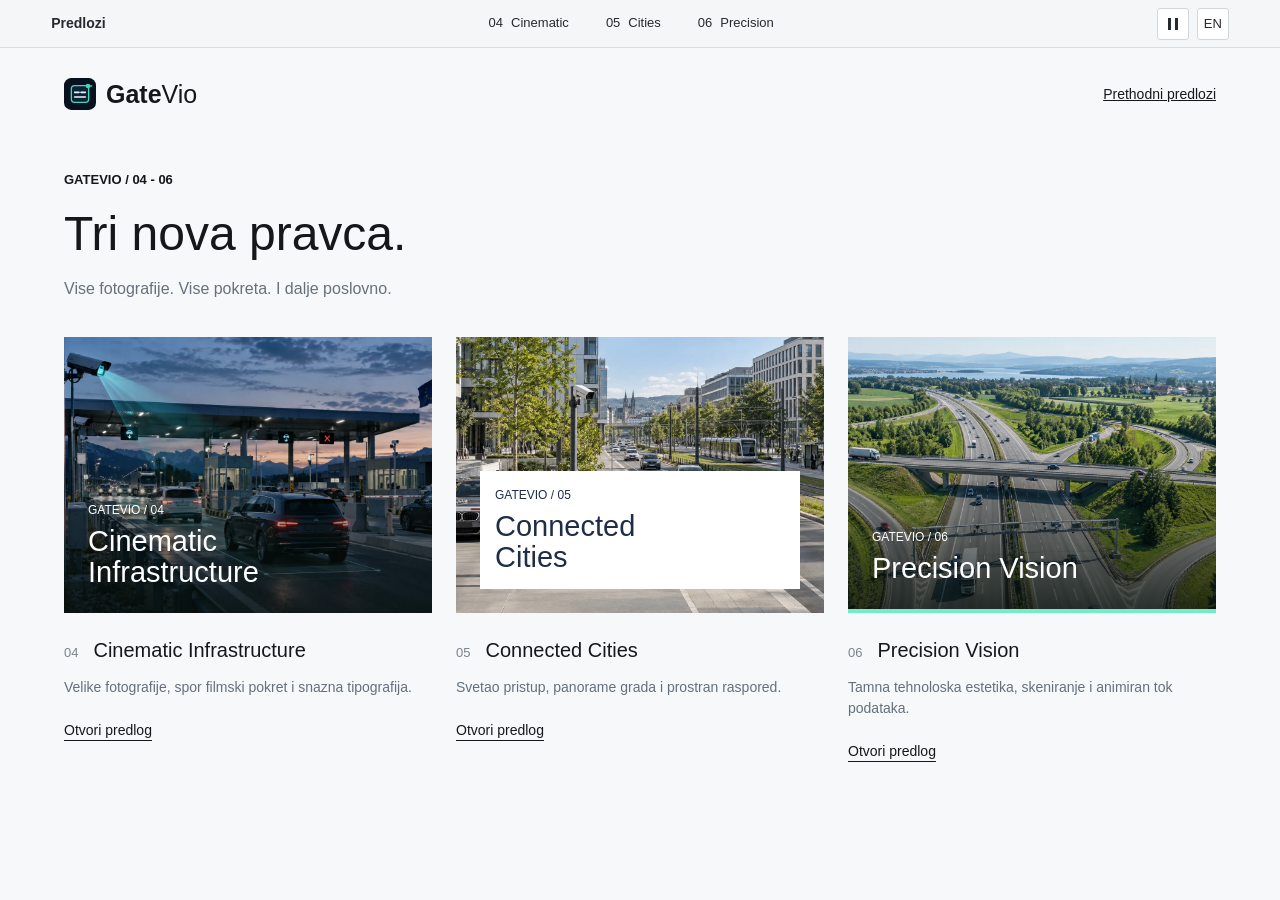
<file: design-proposals/index.html>
<!doctype html><html lang="sr"><head><meta charset="utf-8"><meta name="viewport" content="width=device-width, initial-scale=1"><meta name="robots" content="noindex"><meta name="description" content="GateVio: inteligentna kontrola vozila za granice, gradove, parking i autoputeve."><title>Novi predlozi dizajna | GateVio</title><link rel="icon" href="../assets/favicon.svg"><link rel="stylesheet" href="./modern.css"><script src="./modern.js" defer></script></head><body class="gallery"><div class="proposal-bar"><a href="./" class="proposal-home"><span data-sr="Predlozi" data-en="Designs" >Predlozi</span></a><nav aria-label="Predlozi dizajna"><a href="./cinematic.html" >04 <span>Cinematic</span></a><a href="./city.html" >05 <span>Cities</span></a><a href="./precision.html" >06 <span>Precision</span></a></nav><div class="preview-controls"><button type="button" data-motion aria-label="Pauziraj animacije" title="Pauziraj animacije"><span class="pause-icon" aria-hidden="true"></span></button><button type="button" data-locale aria-label="Switch to English">EN</button></div></div><header class="gallery-header"><a class="brand" href="../sr/"><img src="../assets/gatevio-mark.svg" width="32" height="32" alt=""><span>Gate<span class="brand-v">Vio</span></span></a><a href="./classic.html"><span data-sr="Prethodni predlozi" data-en="Previous designs" >Prethodni predlozi</span></a></header><main class="gallery-main"><p class="eyebrow">GateVio / 04 - 06</p><h1 data-sr="Tri nova pravca." data-en="Three new directions." >Tri nova pravca.</h1><p data-sr="Vise fotografije. Vise pokreta. I dalje poslovno." data-en="More photography. More motion. Still business." class="gallery-lead">Vise fotografije. Vise pokreta. I dalje poslovno.</p><div class="concepts"><a class="concept-link" href="./cinematic.html"><div class="concept-cover cover-cinematic"><img src="../assets/border-control-ai.webp" alt="Vozila na granicnom prelazu sa kamerama za kontrolu pristupa" width="1600" height="900"><div><span>GATEVIO / 04</span><strong>Cinematic Infrastructure</strong></div></div><div class="concept-caption"><div><span>04</span><h2>Cinematic Infrastructure</h2></div><p data-sr="Velike fotografije, spor filmski pokret i snazna tipografija." data-en="Full-width photography, slow cinematic movement and bold typography." >Velike fotografije, spor filmski pokret i snazna tipografija.</p><span class="view-link"><span data-sr="Otvori predlog" data-en="Open design" >Otvori predlog</span></span></div></a><a class="concept-link" href="./city.html"><div class="concept-cover cover-city"><img src="../assets/connected-city-ai.webp" alt="Savremeni gradski bulevar sa vozilima i infrastrukturom" width="1600" height="900"><div><span>GATEVIO / 05</span><strong>Connected Cities</strong></div></div><div class="concept-caption"><div><span>05</span><h2>Connected Cities</h2></div><p data-sr="Svetao pristup, panorame grada i prostran raspored." data-en="A bright direction with city panoramas and generous space." >Svetao pristup, panorame grada i prostran raspored.</p><span class="view-link"><span data-sr="Otvori predlog" data-en="Open design" >Otvori predlog</span></span></div></a><a class="concept-link" href="./precision.html"><div class="concept-cover cover-precision"><img src="../assets/highway-network-ai.webp" alt="Autoput i petlja sa putnickim vozilima i kamionima" width="1600" height="900"><div><span>GATEVIO / 06</span><strong>Precision Vision</strong></div></div><div class="concept-caption"><div><span>06</span><h2>Precision Vision</h2></div><p data-sr="Tamna tehnoloska estetika, skeniranje i animiran tok podataka." data-en="Dark technology aesthetic, scanning and an animated data flow." >Tamna tehnoloska estetika, skeniranje i animiran tok podataka.</p><span class="view-link"><span data-sr="Otvori predlog" data-en="Open design" >Otvori predlog</span></span></div></a></div></main></body></html>
</file>
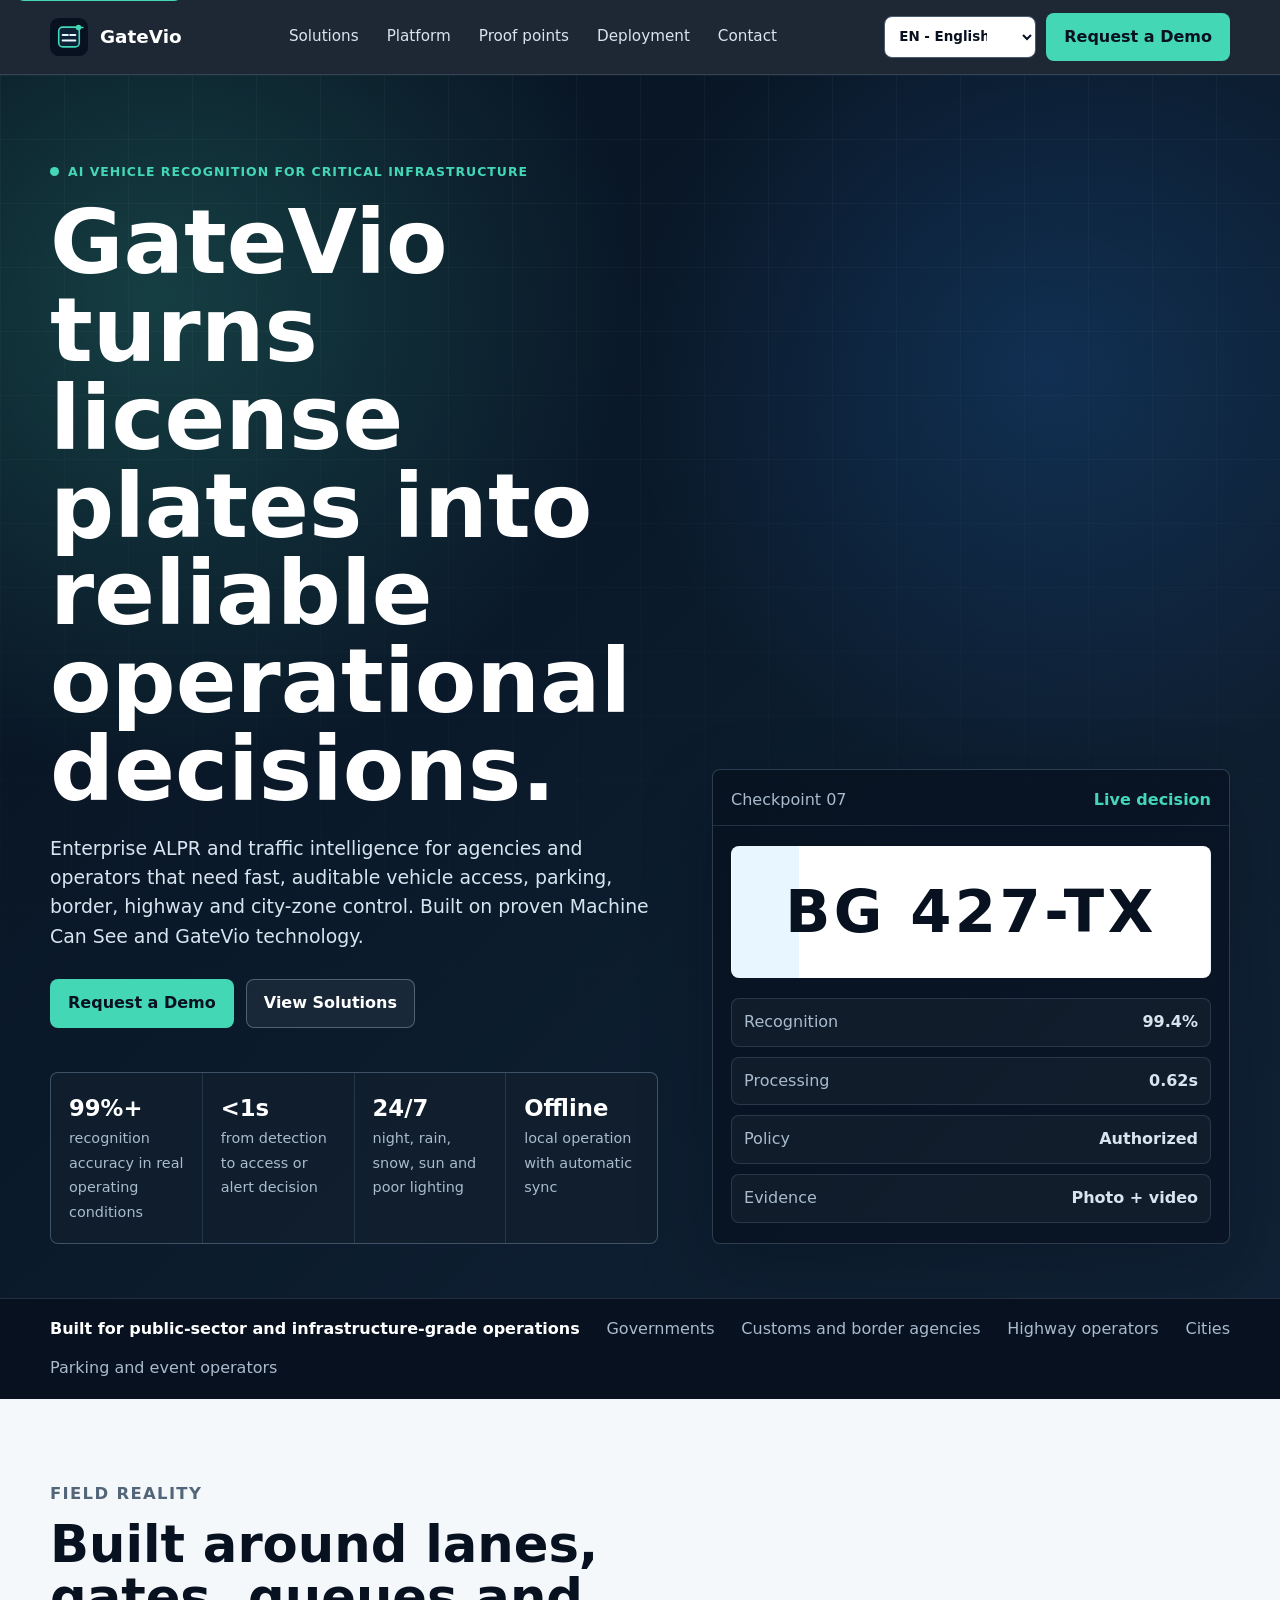
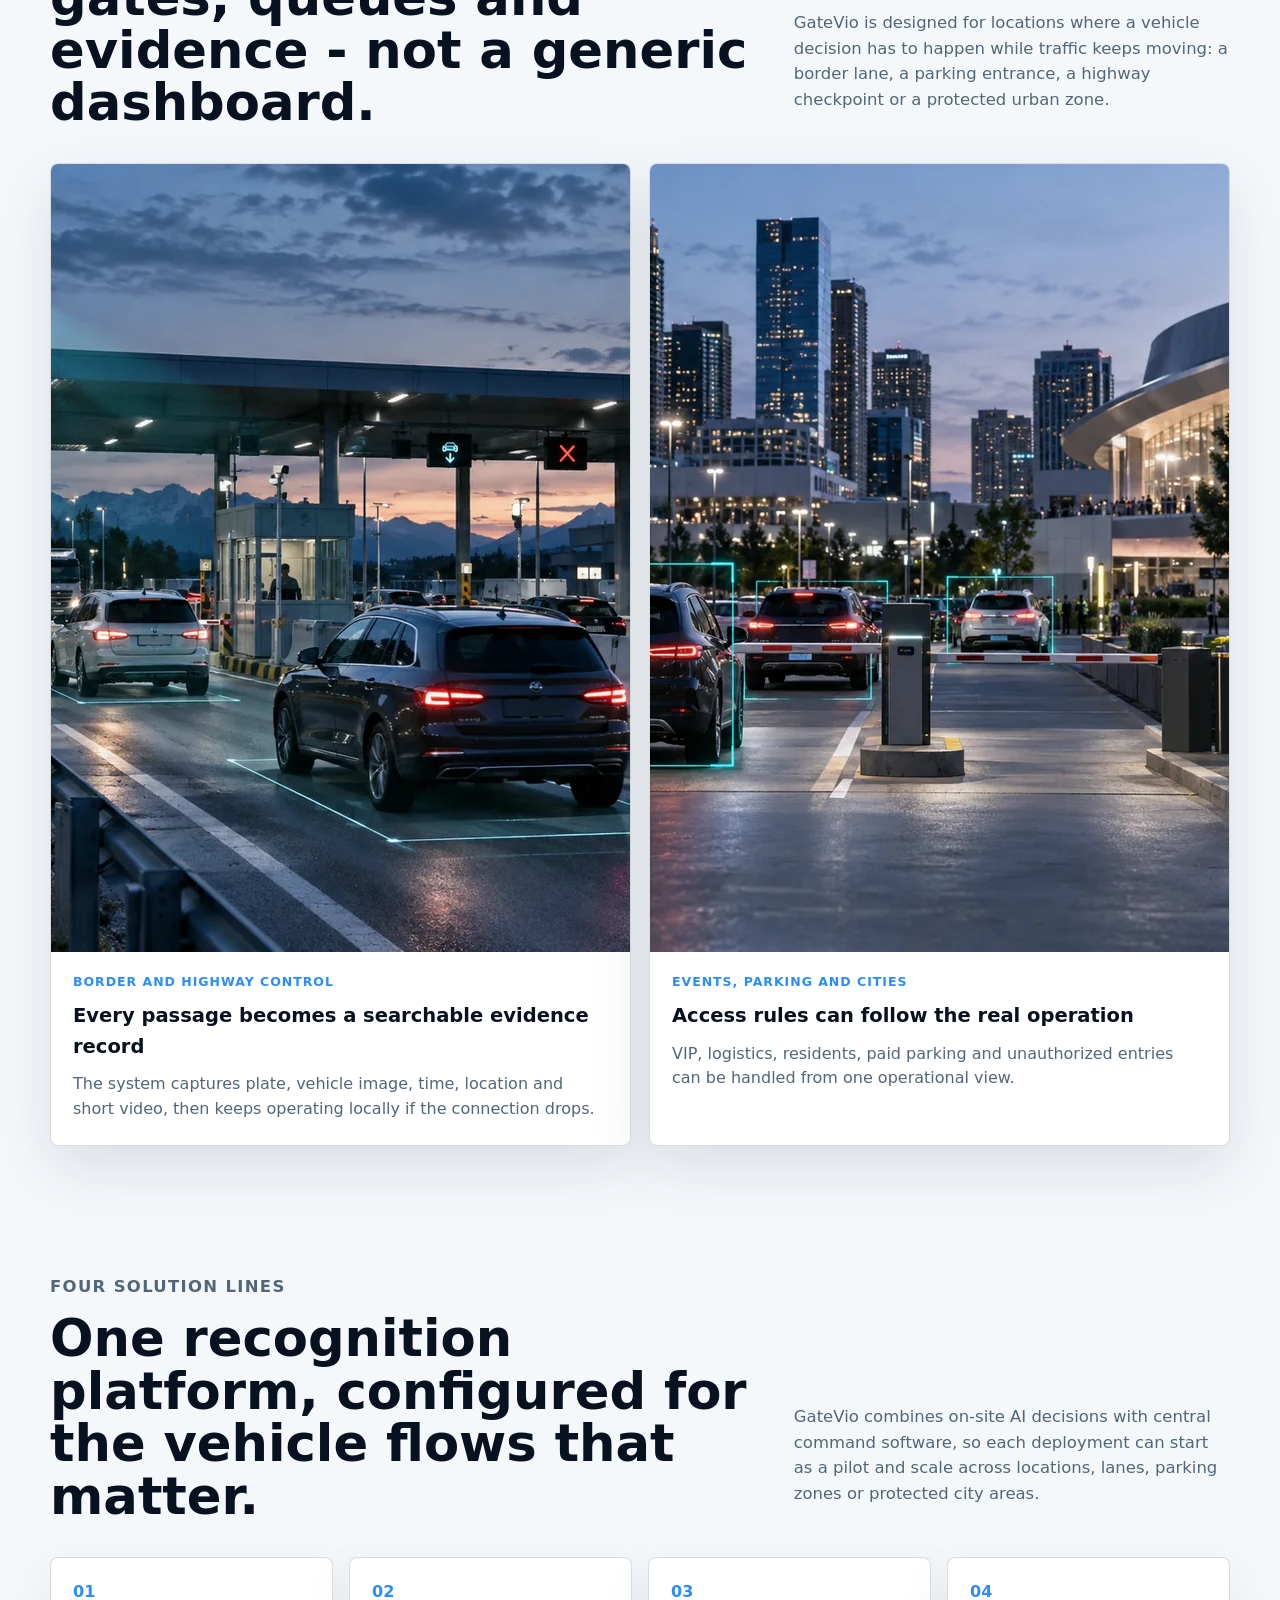
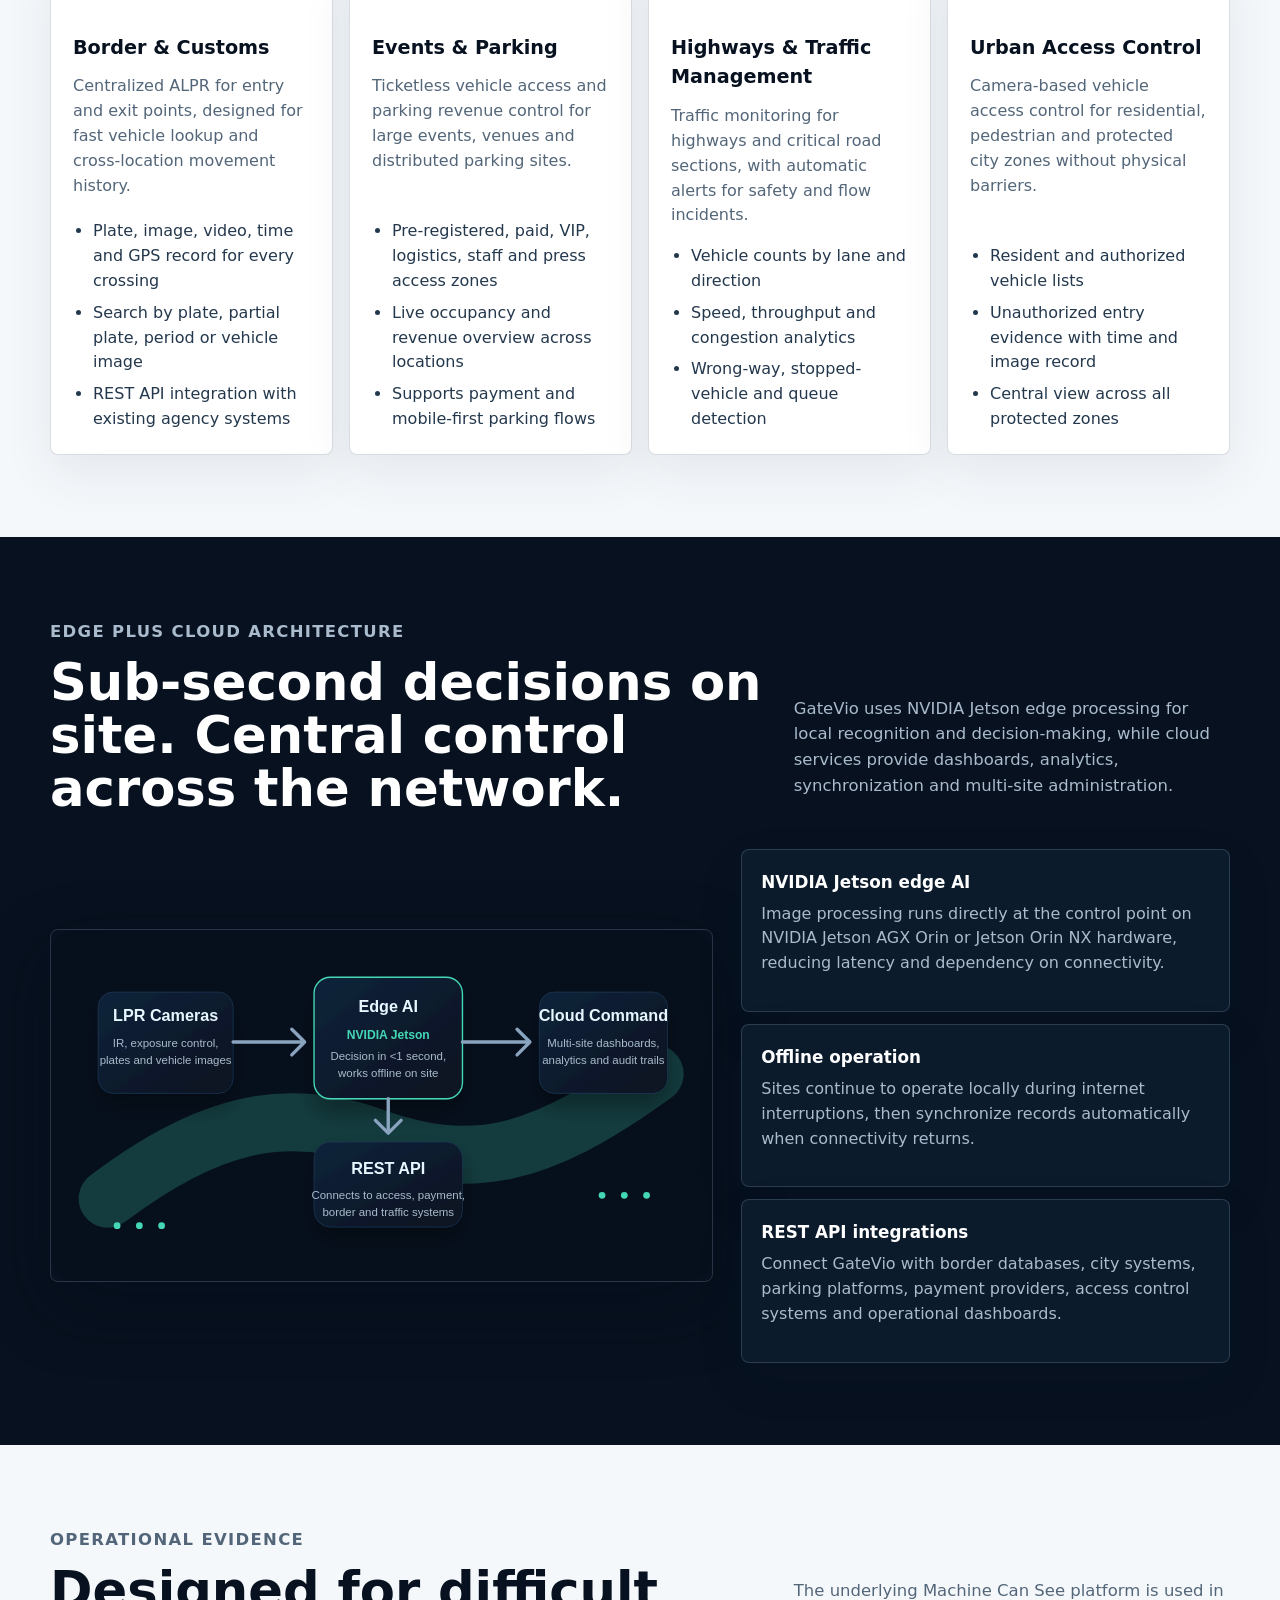
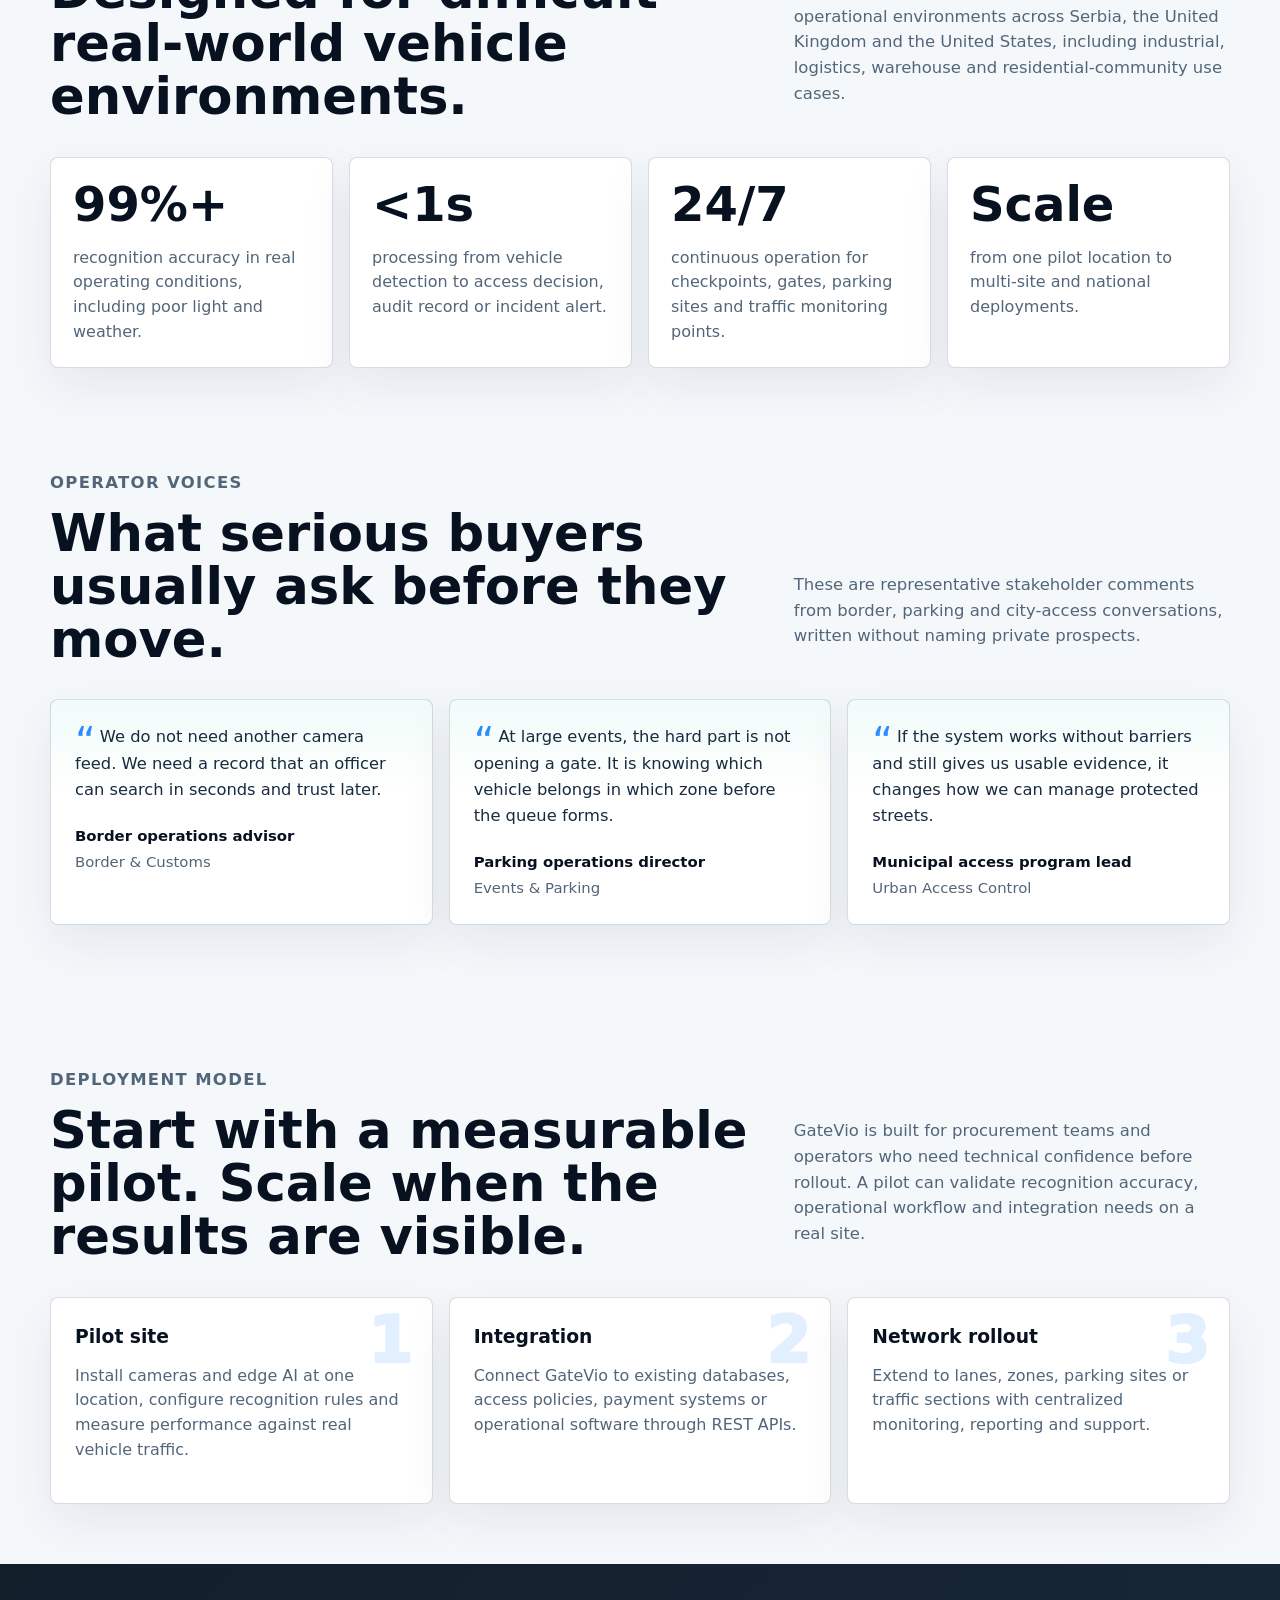
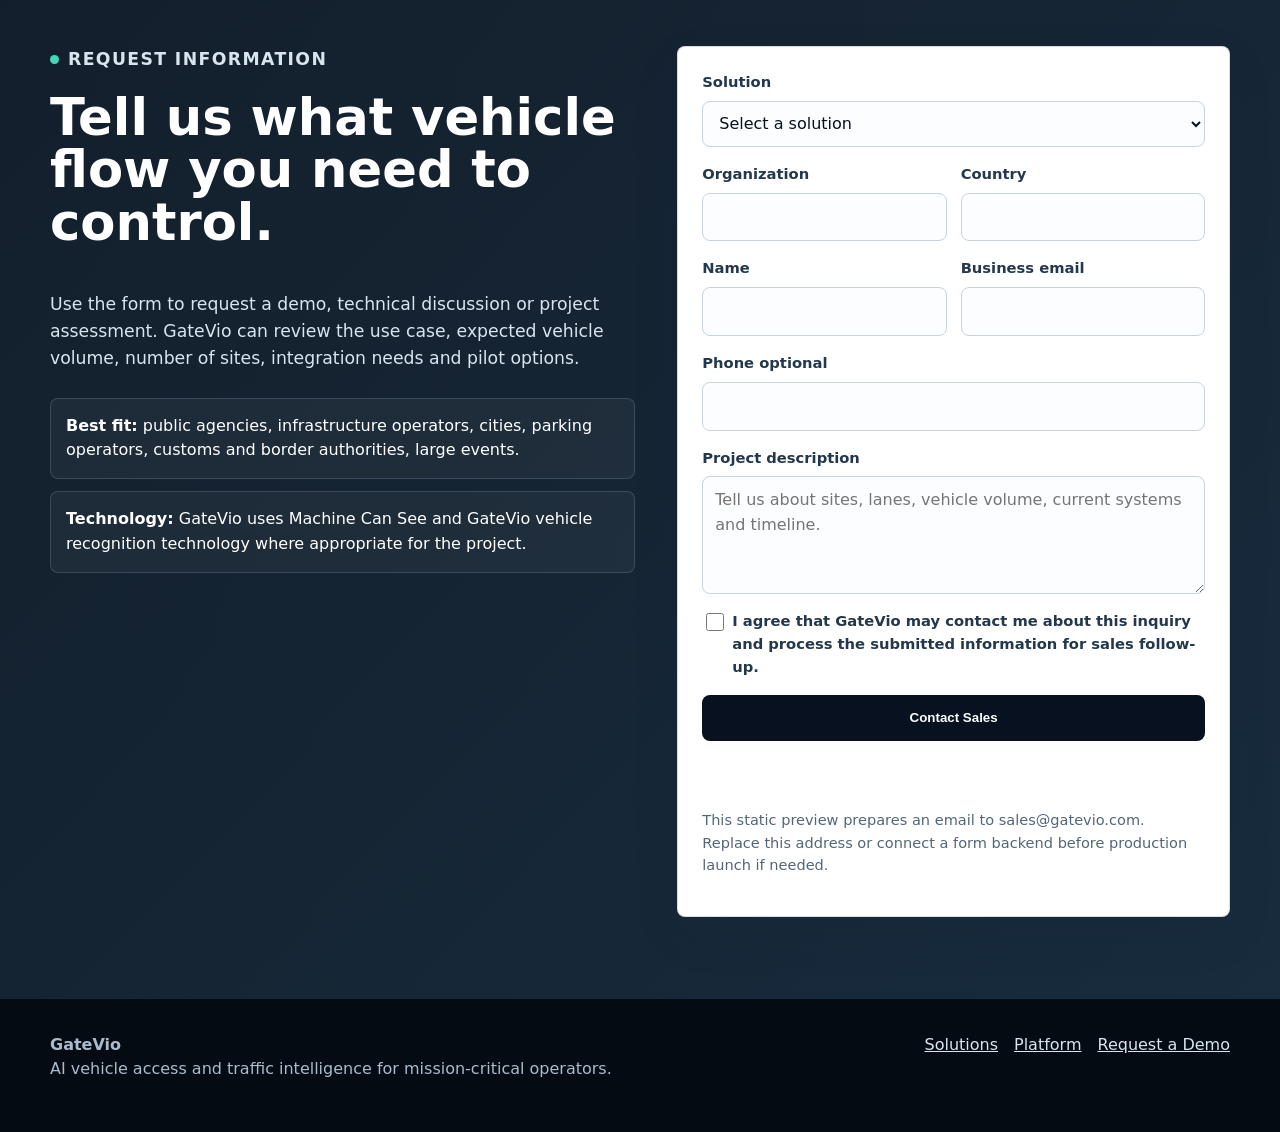
<file: en/index.html>
<!doctype html>
<html lang="en" dir="ltr">
  <head>
    <meta charset="utf-8">
    <meta name="viewport" content="width=device-width, initial-scale=1">
    <title>GateVio - AI vehicle access and traffic intelligence</title>
    <meta name="description" content="GateVio builds AI vehicle recognition systems for borders, customs, events, parking, highways and controlled urban zones.">
    <link rel="canonical" href="https://gatevio.com/en/">
    <link rel="alternate" hreflang="en" href="https://gatevio.com/en/">
    <link rel="alternate" hreflang="sr" href="https://gatevio.com/sr/">
    <link rel="alternate" hreflang="de" href="https://gatevio.com/de/">
    <link rel="alternate" hreflang="fr" href="https://gatevio.com/fr/">
    <link rel="alternate" hreflang="es" href="https://gatevio.com/es/">
    <link rel="alternate" hreflang="ar" href="https://gatevio.com/ar/">
    <link rel="alternate" hreflang="ru" href="https://gatevio.com/ru/">
    <link rel="alternate" hreflang="zh-Hans" href="https://gatevio.com/zh/">
    <link rel="alternate" hreflang="x-default" href="https://gatevio.com/en/">
    <meta property="og:type" content="website">
    <meta property="og:site_name" content="GateVio">
    <meta property="og:title" content="GateVio - AI vehicle access and traffic intelligence">
    <meta property="og:description" content="99%+ ALPR recognition, sub-second processing, edge and cloud architecture, offline operation and REST API integration for mission-critical vehicle flows.">
    <meta property="og:url" content="https://gatevio.com/en/">
    <meta name="twitter:card" content="summary">
    <meta name="twitter:title" content="GateVio - AI vehicle access and traffic intelligence">
    <meta name="twitter:description" content="GateVio builds AI vehicle recognition systems for borders, customs, events, parking, highways and controlled urban zones.">
    <link rel="icon" type="image/svg+xml" href="../assets/favicon.svg">
    <link rel="preload" href="../assets/styles.css" as="style">
    <link rel="stylesheet" href="../assets/styles.css">
    <script defer src="../assets/app.js"></script>
  </head>
  <body>
    <a class="skip-link" href="#main">Skip to content</a>
    <header class="site-header">
      <nav class="nav" aria-label="Primary navigation">
        <a class="brand" href="./" aria-label="GateVio">
          <img src="../assets/gatevio-mark.svg" alt="" width="38" height="38">
          <span>GateVio</span>
        </a>
        <div class="nav-links" data-nav-links>
          <a href="#solutions">Solutions</a>
          <a href="#platform">Platform</a>
          <a href="#proof">Proof points</a>
          <a href="#deployment">Deployment</a>
          <a href="#contact">Contact</a>
        </div>
        <div class="nav-actions">
          <div class="language-switch"><select aria-label="Language" data-language-select><option value="../en/" selected>EN - English</option><option value="../sr/">SR - Srpski</option><option value="../de/">DE - Deutsch</option><option value="../fr/">FR - Français</option><option value="../es/">ES - Español</option><option value="../ar/">AR - العربية</option><option value="../ru/">RU - Русский</option><option value="../zh/">ZH - 中文</option></select></div>
          <a class="button primary" href="#contact">Request a Demo</a>
          <button class="menu-toggle" type="button" data-menu-toggle aria-label="Open navigation" aria-expanded="false"><span></span></button>
        </div>
      </nav>
    </header>

    <main id="main">
      <section class="hero">
        <div class="hero-inner">
          <div>
            <p class="eyebrow">AI vehicle recognition for critical infrastructure</p>
            <h1>GateVio turns license plates into reliable operational decisions.</h1>
            <p class="hero-copy">Enterprise ALPR and traffic intelligence for agencies and operators that need fast, auditable vehicle access, parking, border, highway and city-zone control. Built on proven Machine Can See and GateVio technology.</p>
            <div class="hero-actions">
              <a class="button primary" href="#contact">Request a Demo</a>
              <a class="button secondary" href="#solutions">View Solutions</a>
            </div>
            <div class="hero-proof" aria-label="Key platform metrics">
              <div class="proof-item"><strong>99%+</strong><span>recognition accuracy in real operating conditions</span></div>
              <div class="proof-item"><strong>&lt;1s</strong><span>from detection to access or alert decision</span></div>
              <div class="proof-item"><strong>24/7</strong><span>night, rain, snow, sun and poor lighting</span></div>
              <div class="proof-item"><strong>Offline</strong><span>local operation with automatic sync</span></div>
            </div>
          </div>
          <aside class="signal-panel" aria-label="Example vehicle decision panel">
            <div class="signal-header"><span>Checkpoint 07</span><span class="signal-live">Live decision</span></div>
            <div class="plate" aria-label="Recognized plate example">BG 427-TX</div>
            <div class="decision-list">
              <div><span>Recognition</span><strong>99.4%</strong></div>
              <div><span>Processing</span><strong>0.62s</strong></div>
              <div><span>Policy</span><strong>Authorized</strong></div>
              <div><span>Evidence</span><strong>Photo + video</strong></div>
            </div>
          </aside>
        </div>
      </section>

      <div class="trust-strip" aria-label="Target sectors"><div class="trust-inner"><strong>Built for public-sector and infrastructure-grade operations</strong><span>Governments</span><span>Customs and border agencies</span><span>Highway operators</span><span>Cities</span><span>Parking and event operators</span></div></div>

      <section class="section field-section" id="field">
        <div class="section-head"><div><p class="section-kicker">Field reality</p><h2>Built around lanes, gates, queues and evidence - not a generic dashboard.</h2></div><p>GateVio is designed for locations where a vehicle decision has to happen while traffic keeps moving: a border lane, a parking entrance, a highway checkpoint or a protected urban zone.</p></div>
        <div class="field-grid">
          <article class="field-card"><img src="../assets/border-control-ai.webp" alt="Border checkpoint with vehicle recognition cameras and controlled traffic lanes" loading="lazy" width="1400" height="788"><div class="field-card-body"><span>Border and highway control</span><h3>Every passage becomes a searchable evidence record</h3><p>The system captures plate, vehicle image, time, location and short video, then keeps operating locally if the connection drops.</p></div></article>
          <article class="field-card"><img src="../assets/urban-parking-ai.webp" alt="Smart city event parking access with vehicle recognition cameras" loading="lazy" width="1400" height="788"><div class="field-card-body"><span>Events, parking and cities</span><h3>Access rules can follow the real operation</h3><p>VIP, logistics, residents, paid parking and unauthorized entries can be handled from one operational view.</p></div></article>
        </div>
      </section>

      <section class="section" id="solutions">
        <div class="section-head"><div><p class="section-kicker">Four solution lines</p><h2>One recognition platform, configured for the vehicle flows that matter.</h2></div><p>GateVio combines on-site AI decisions with central command software, so each deployment can start as a pilot and scale across locations, lanes, parking zones or protected city areas.</p></div>
        <div class="solution-grid">
          <article class="solution-card"><div class="solution-number">01</div><h3>Border &amp; Customs</h3><p>Centralized ALPR for entry and exit points, designed for fast vehicle lookup and cross-location movement history.</p><ul><li>Plate, image, video, time and GPS record for every crossing</li><li>Search by plate, partial plate, period or vehicle image</li><li>REST API integration with existing agency systems</li></ul></article>
          <article class="solution-card"><div class="solution-number">02</div><h3>Events &amp; Parking</h3><p>Ticketless vehicle access and parking revenue control for large events, venues and distributed parking sites.</p><ul><li>Pre-registered, paid, VIP, logistics, staff and press access zones</li><li>Live occupancy and revenue overview across locations</li><li>Supports payment and mobile-first parking flows</li></ul></article>
          <article class="solution-card"><div class="solution-number">03</div><h3>Highways &amp; Traffic Management</h3><p>Traffic monitoring for highways and critical road sections, with automatic alerts for safety and flow incidents.</p><ul><li>Vehicle counts by lane and direction</li><li>Speed, throughput and congestion analytics</li><li>Wrong-way, stopped-vehicle and queue detection</li></ul></article>
          <article class="solution-card"><div class="solution-number">04</div><h3>Urban Access Control</h3><p>Camera-based vehicle access control for residential, pedestrian and protected city zones without physical barriers.</p><ul><li>Resident and authorized vehicle lists</li><li>Unauthorized entry evidence with time and image record</li><li>Central view across all protected zones</li></ul></article>
        </div>
      </section>

      <section class="architecture-band" id="platform">
        <div class="section">
          <div class="section-head"><div><p class="section-kicker">Edge plus cloud architecture</p><h2>Sub-second decisions on site. Central control across the network.</h2></div><p>GateVio uses NVIDIA Jetson edge processing for local recognition and decision-making, while cloud services provide dashboards, analytics, synchronization and multi-site administration.</p></div>
          <div class="architecture-layout">
            <img class="diagram" src="../assets/platform-diagram.svg" alt="GateVio architecture diagram showing cameras, NVIDIA Jetson edge AI, cloud command and REST API integrations">
            <div class="feature-stack"><article class="feature-card"><h3>NVIDIA Jetson edge AI</h3><p>Image processing runs directly at the control point on NVIDIA Jetson AGX Orin or Jetson Orin NX hardware, reducing latency and dependency on connectivity.</p></article><article class="feature-card"><h3>Offline operation</h3><p>Sites continue to operate locally during internet interruptions, then synchronize records automatically when connectivity returns.</p></article><article class="feature-card"><h3>REST API integrations</h3><p>Connect GateVio with border databases, city systems, parking platforms, payment providers, access control systems and operational dashboards.</p></article></div>
          </div>
        </div>
      </section>

      <section class="section" id="proof">
        <div class="section-head"><div><p class="section-kicker">Operational evidence</p><h2>Designed for difficult real-world vehicle environments.</h2></div><p>The underlying Machine Can See platform is used in operational environments across Serbia, the United Kingdom and the United States, including industrial, logistics, warehouse and residential-community use cases.</p></div>
        <div class="metric-grid"><article class="metric-card"><strong>99%+</strong><span>recognition accuracy in real operating conditions, including poor light and weather.</span></article><article class="metric-card"><strong>&lt;1s</strong><span>processing from vehicle detection to access decision, audit record or incident alert.</span></article><article class="metric-card"><strong>24/7</strong><span>continuous operation for checkpoints, gates, parking sites and traffic monitoring points.</span></article><article class="metric-card"><strong>Scale</strong><span>from one pilot location to multi-site and national deployments.</span></article></div>
      </section>

      <section class="section testimonials-section">
        <div class="section-head"><div><p class="section-kicker">Operator voices</p><h2>What serious buyers usually ask before they move.</h2></div><p>These are representative stakeholder comments from border, parking and city-access conversations, written without naming private prospects.</p></div>
        <div class="testimonial-grid">
          <figure class="testimonial-card"><blockquote>We do not need another camera feed. We need a record that an officer can search in seconds and trust later.</blockquote><figcaption><strong>Border operations advisor</strong><span>Border &amp; Customs</span></figcaption></figure>
          <figure class="testimonial-card"><blockquote>At large events, the hard part is not opening a gate. It is knowing which vehicle belongs in which zone before the queue forms.</blockquote><figcaption><strong>Parking operations director</strong><span>Events &amp; Parking</span></figcaption></figure>
          <figure class="testimonial-card"><blockquote>If the system works without barriers and still gives us usable evidence, it changes how we can manage protected streets.</blockquote><figcaption><strong>Municipal access program lead</strong><span>Urban Access Control</span></figcaption></figure>
        </div>
      </section>

      <section class="section compact" id="deployment">
        <div class="section-head"><div><p class="section-kicker">Deployment model</p><h2>Start with a measurable pilot. Scale when the results are visible.</h2></div><p>GateVio is built for procurement teams and operators who need technical confidence before rollout. A pilot can validate recognition accuracy, operational workflow and integration needs on a real site.</p></div>
        <div class="process"><article class="step" data-step="1"><h3>Pilot site</h3><p>Install cameras and edge AI at one location, configure recognition rules and measure performance against real vehicle traffic.</p></article><article class="step" data-step="2"><h3>Integration</h3><p>Connect GateVio to existing databases, access policies, payment systems or operational software through REST APIs.</p></article><article class="step" data-step="3"><h3>Network rollout</h3><p>Extend to lanes, zones, parking sites or traffic sections with centralized monitoring, reporting and support.</p></article></div>
      </section>

      <section class="contact-band" id="contact">
        <div class="section contact-layout">
          <div class="contact-copy">
            <p class="eyebrow">Request information</p>
            <h2>Tell us what vehicle flow you need to control.</h2>
            <p>Use the form to request a demo, technical discussion or project assessment. GateVio can review the use case, expected vehicle volume, number of sites, integration needs and pilot options.</p>
            <div class="contact-points"><div><strong>Best fit:</strong> public agencies, infrastructure operators, cities, parking operators, customs and border authorities, large events.</div><div><strong>Technology:</strong> GateVio uses Machine Can See and GateVio vehicle recognition technology where appropriate for the project.</div></div>
          </div>
          <div class="form-panel" aria-label="Sales inquiry form">
            <form class="inquiry-form" data-inquiry-form data-missing="Please complete all required fields and confirm consent." data-ready="Your email app is opening with the inquiry prepared." data-subject="GateVio inquiry">
              <div class="field"><label for="solution">Solution</label><select id="solution" name="solution" required><option value="">Select a solution</option><option value="Border &amp; Customs">Border &amp; Customs</option><option value="Events &amp; Parking">Events &amp; Parking</option><option value="Highways &amp; Traffic Management">Highways &amp; Traffic Management</option><option value="Urban Access Control">Urban Access Control</option><option value="Multiple solutions">Multiple solutions</option></select></div>
              <div class="form-grid"><div class="field"><label for="organization">Organization</label><input id="organization" name="organization" autocomplete="organization" required></div><div class="field"><label for="country">Country</label><input id="country" name="country" autocomplete="country-name" required></div></div>
              <div class="form-grid"><div class="field"><label for="name">Name</label><input id="name" name="name" autocomplete="name" required></div><div class="field"><label for="email">Business email</label><input id="email" name="business_email" type="email" autocomplete="email" required></div></div>
              <div class="field"><label for="phone">Phone optional</label><input id="phone" name="phone" type="tel" autocomplete="tel"></div>
              <div class="field"><label for="description">Project description</label><textarea id="description" name="project_description" required placeholder="Tell us about sites, lanes, vehicle volume, current systems and timeline."></textarea></div>
              <div class="checkbox"><input id="consent" name="consent" type="checkbox" required><label for="consent">I agree that GateVio may contact me about this inquiry and process the submitted information for sales follow-up.</label></div>
              <button class="button dark" type="submit">Contact Sales</button>
              <p class="form-status" data-form-status role="status" aria-live="polite"></p>
              <p class="form-note">This static preview prepares an email to sales@gatevio.com. Replace this address or connect a form backend before production launch if needed.</p>
            </form>
          </div>
        </div>
      </section>
    </main>

    <footer class="footer"><div class="footer-inner"><div><strong>GateVio</strong><p>AI vehicle access and traffic intelligence for mission-critical operators.</p></div><div class="footer-links" aria-label="Footer links"><a href="#solutions">Solutions</a><a href="#platform">Platform</a><a href="#contact">Request a Demo</a></div></div></footer>
  </body>
</html>
</file>
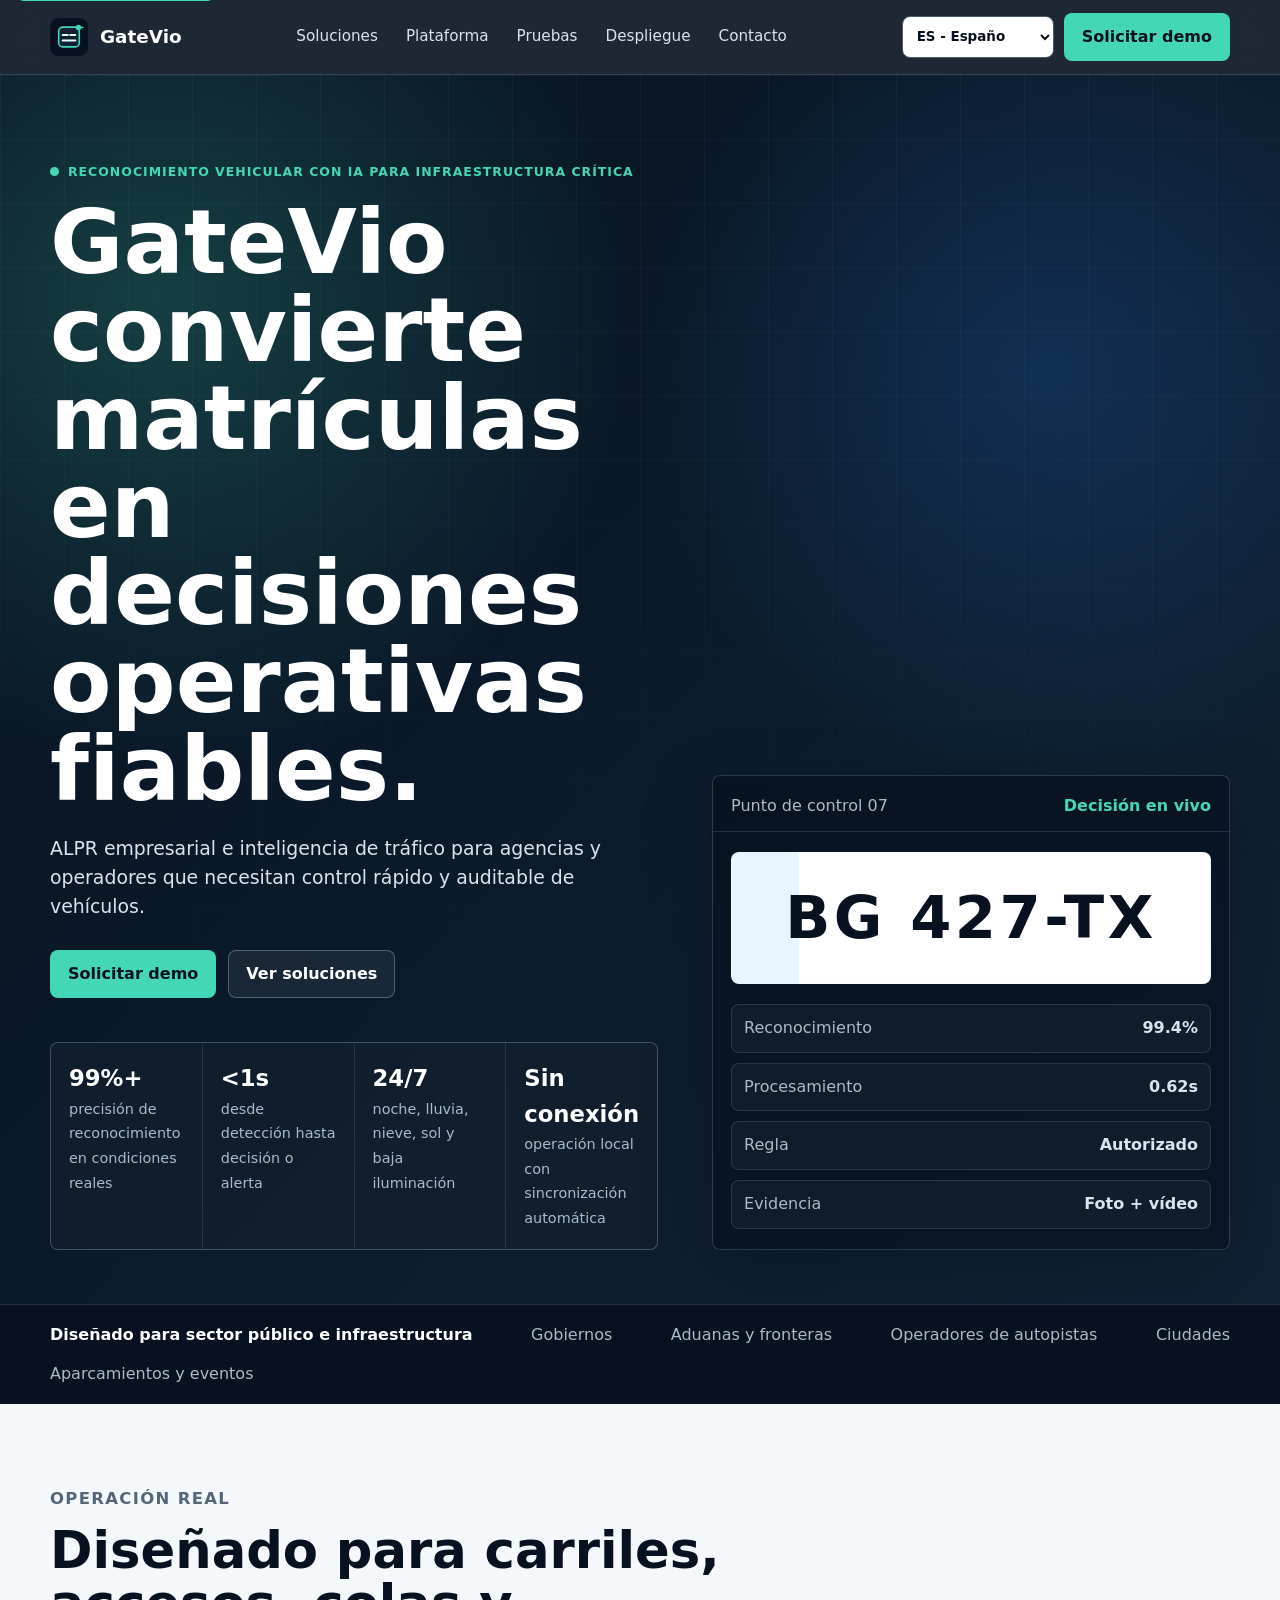
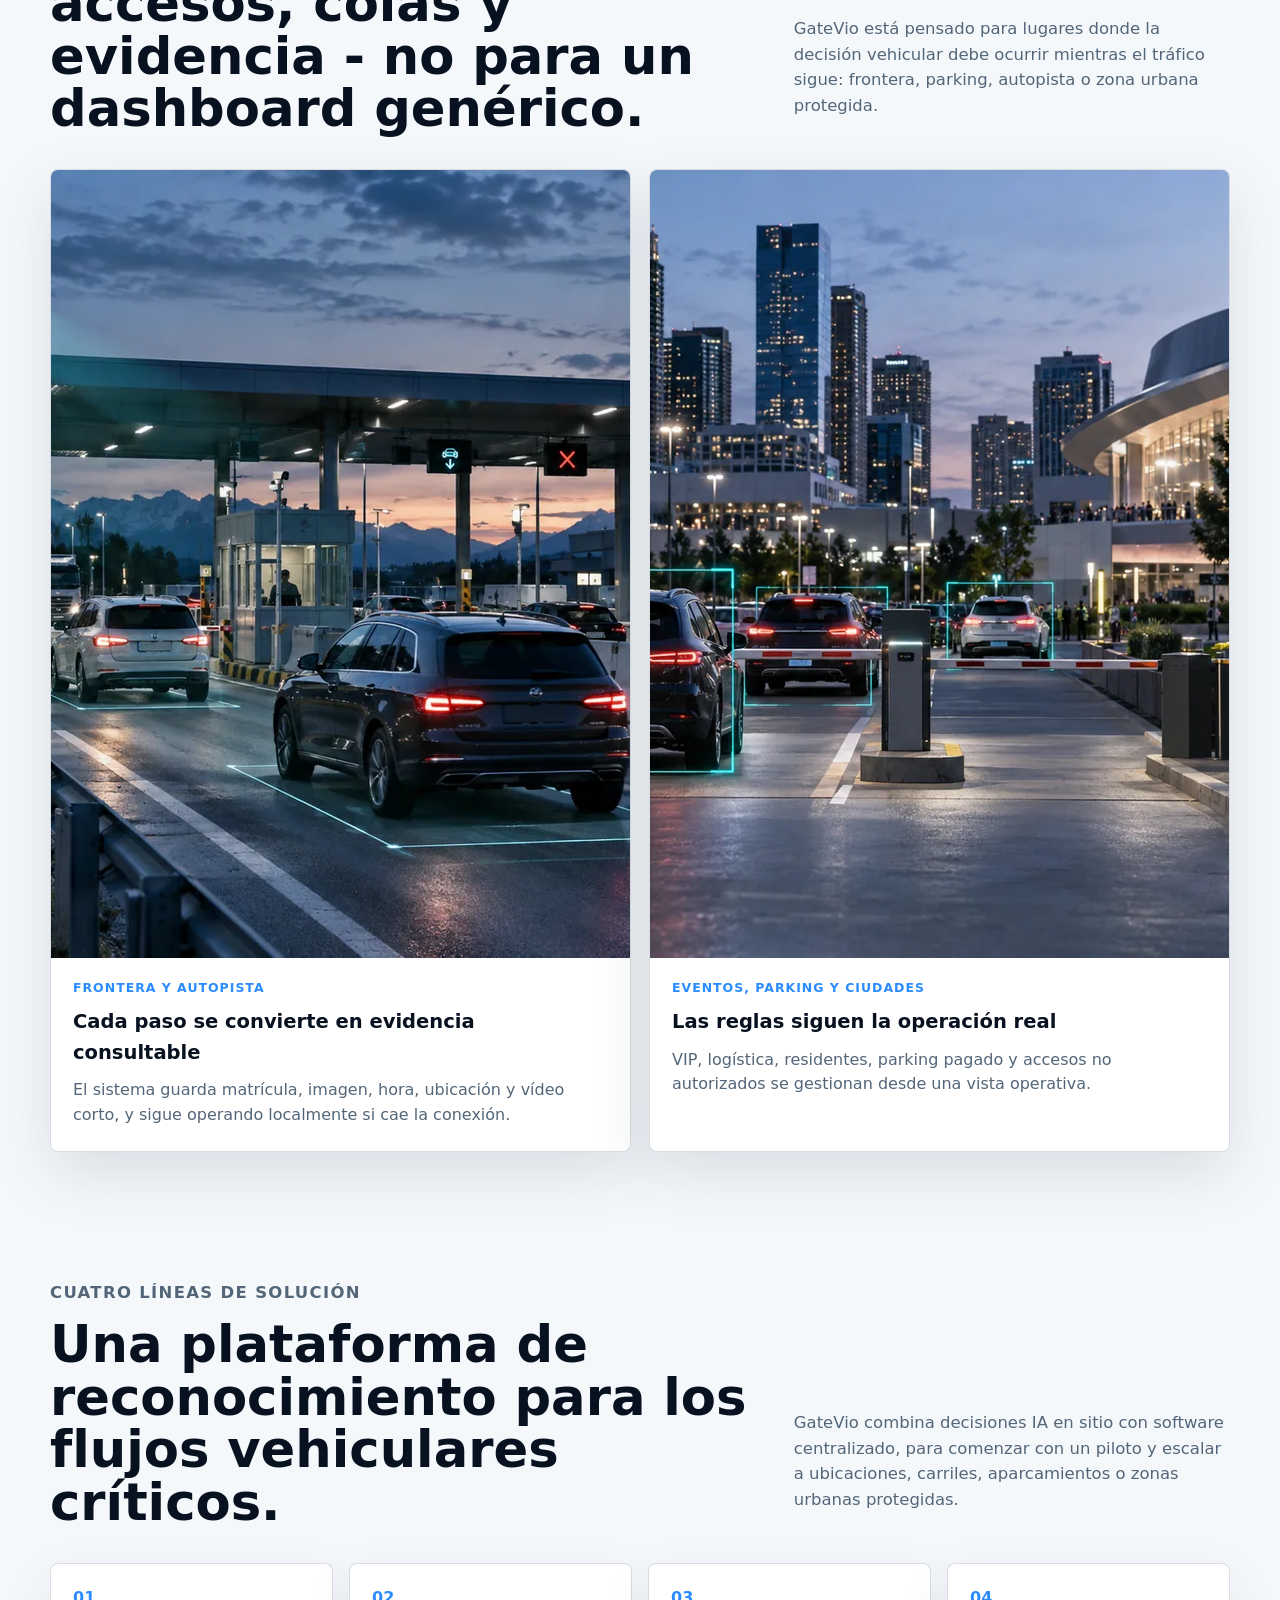
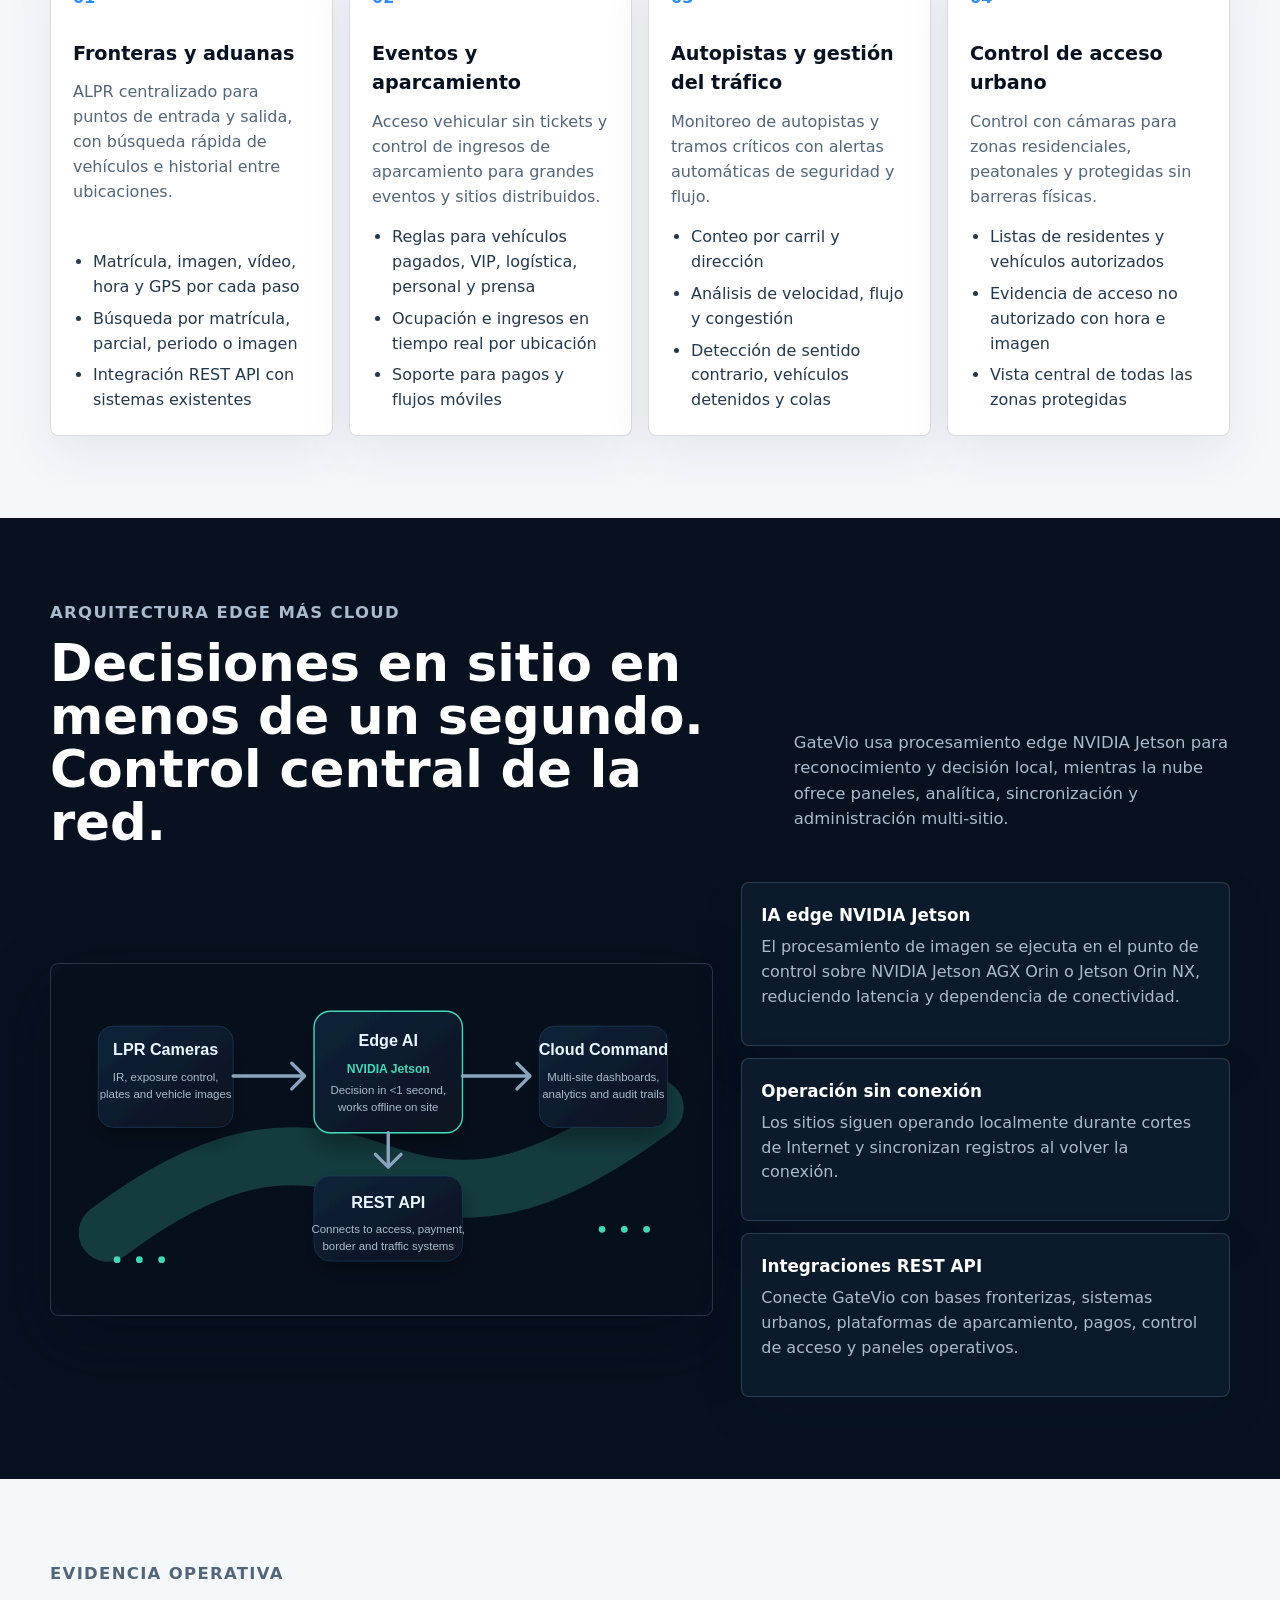
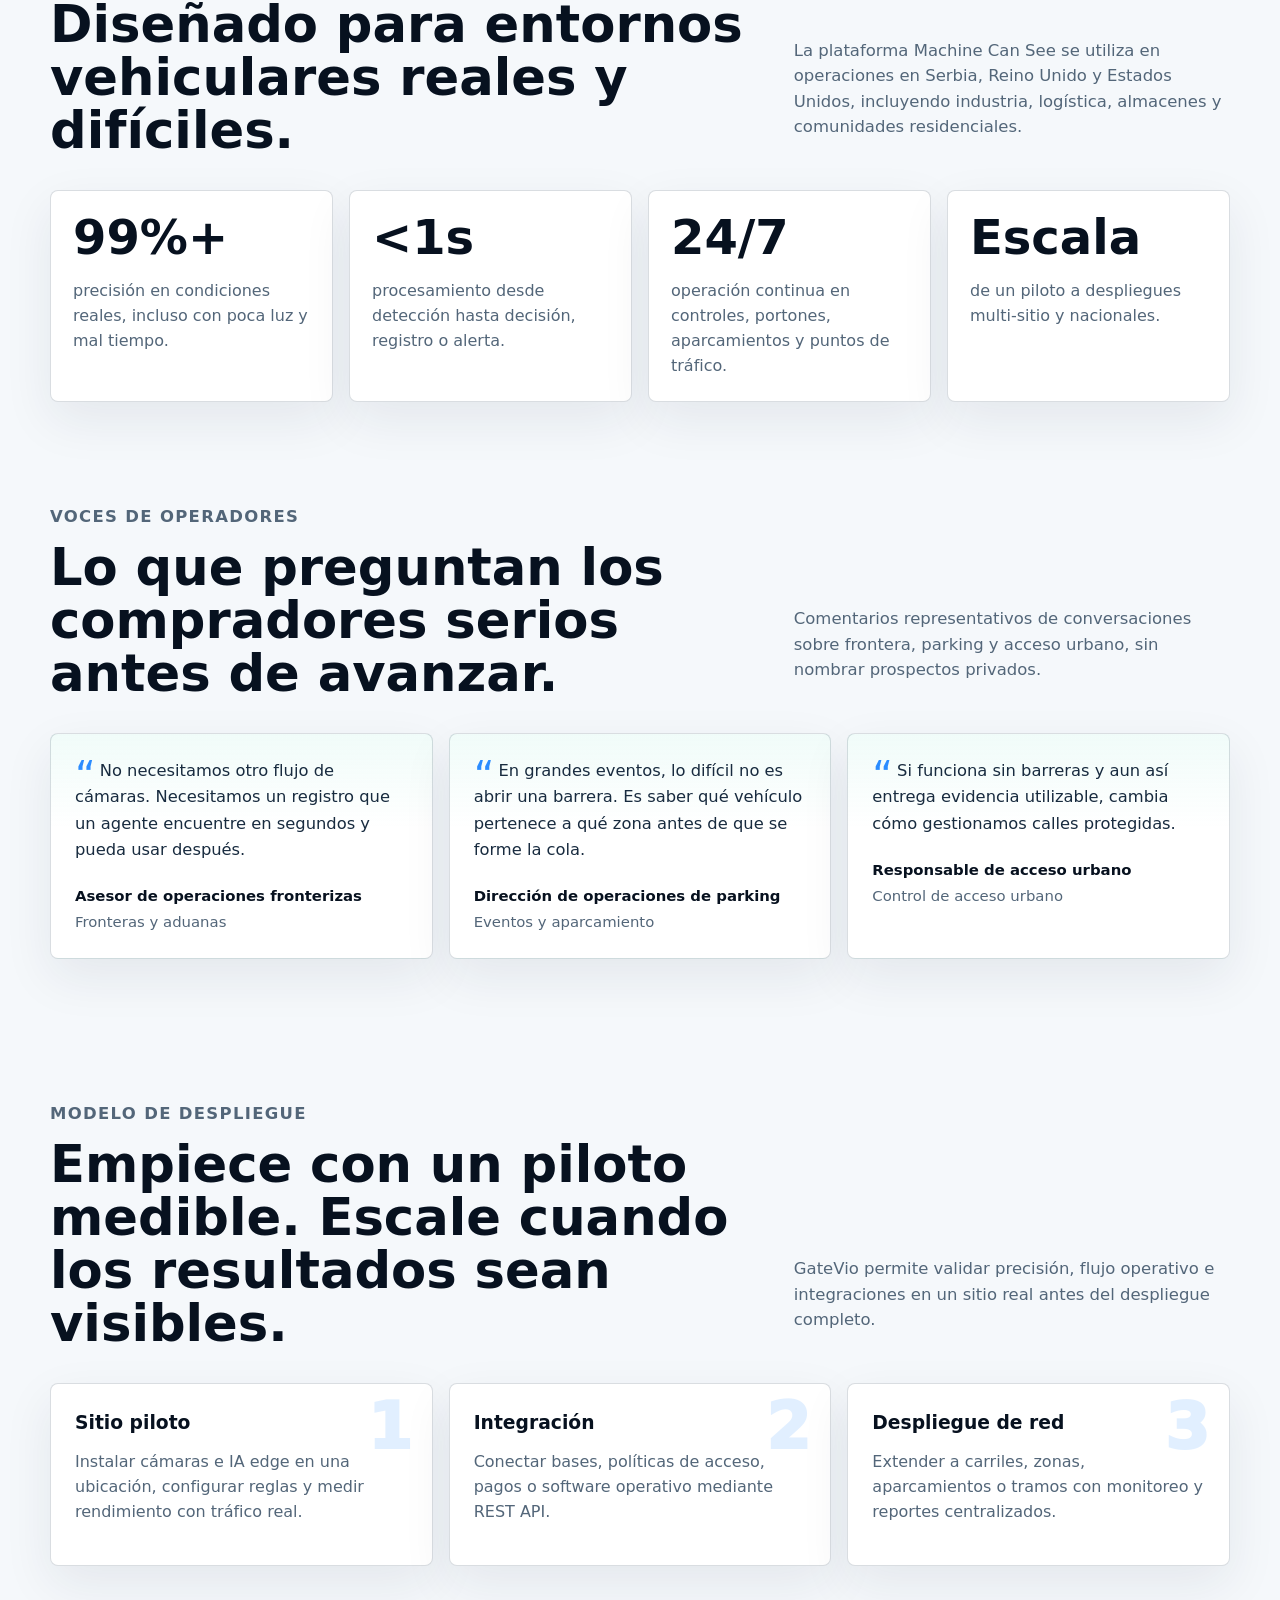
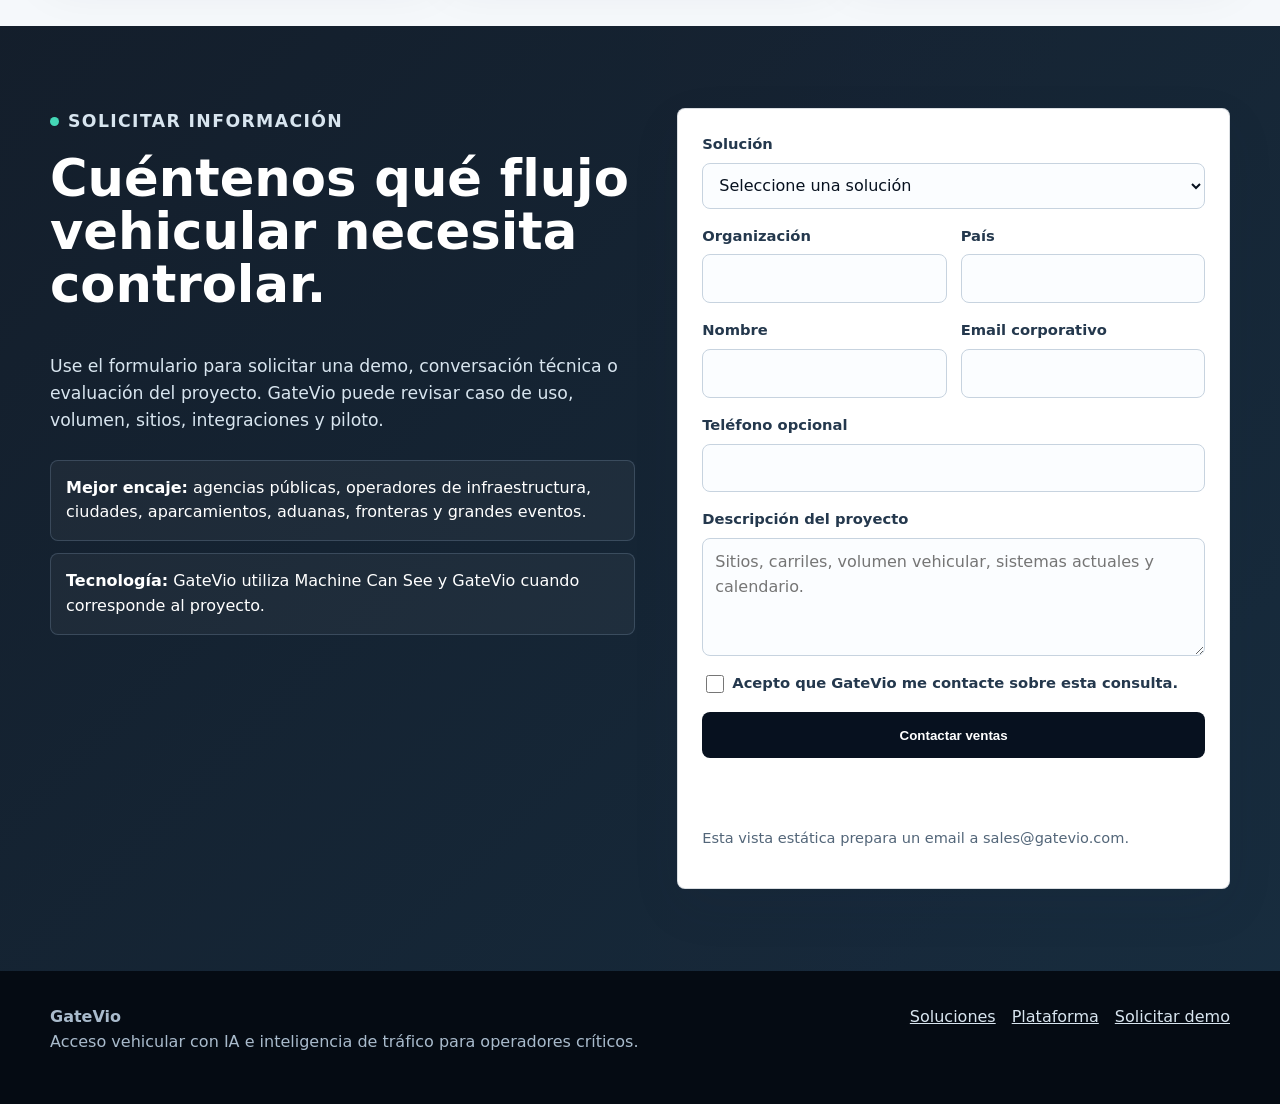
<file: es/index.html>
<!doctype html>
<html lang="es" dir="ltr">
  <head>
    <meta charset="utf-8">
    <meta name="viewport" content="width=device-width, initial-scale=1">
    <title>GateVio - Acceso vehicular con IA e inteligencia de tráfico</title>
    <meta name="description" content="GateVio desarrolla reconocimiento vehicular con IA para fronteras, aduanas, eventos, aparcamientos, autopistas y zonas urbanas controladas.">
    <link rel="canonical" href="https://gatevio.com/es/">
    <link rel="alternate" hreflang="en" href="https://gatevio.com/en/">
    <link rel="alternate" hreflang="sr" href="https://gatevio.com/sr/">
    <link rel="alternate" hreflang="de" href="https://gatevio.com/de/">
    <link rel="alternate" hreflang="fr" href="https://gatevio.com/fr/">
    <link rel="alternate" hreflang="es" href="https://gatevio.com/es/">
    <link rel="alternate" hreflang="ar" href="https://gatevio.com/ar/">
    <link rel="alternate" hreflang="ru" href="https://gatevio.com/ru/">
    <link rel="alternate" hreflang="zh-Hans" href="https://gatevio.com/zh/">
    <link rel="alternate" hreflang="x-default" href="https://gatevio.com/en/">
    <meta property="og:type" content="website">
    <meta property="og:site_name" content="GateVio">
    <meta property="og:title" content="GateVio - Acceso vehicular con IA e inteligencia de tráfico">
    <meta property="og:description" content="Reconocimiento ALPR 99%+, procesamiento subsegundo, arquitectura edge y cloud, operación sin conexión e integración REST API.">
    <meta property="og:url" content="https://gatevio.com/es/">
    <meta name="twitter:card" content="summary">
    <meta name="twitter:title" content="GateVio - Acceso vehicular con IA e inteligencia de tráfico">
    <meta name="twitter:description" content="GateVio desarrolla reconocimiento vehicular con IA para fronteras, aduanas, eventos, aparcamientos, autopistas y zonas urbanas controladas.">
    <link rel="icon" type="image/svg+xml" href="../assets/favicon.svg">
    <link rel="preload" href="../assets/styles.css" as="style">
    <link rel="stylesheet" href="../assets/styles.css">
    <script defer src="../assets/app.js"></script>
  </head>
  <body>
    <a class="skip-link" href="#main">Saltar al contenido</a>
    <header class="site-header">
      <nav class="nav" aria-label="Navegación principal">
        <a class="brand" href="./" aria-label="GateVio">
          <img src="../assets/gatevio-mark.svg" alt="" width="38" height="38">
          <span>GateVio</span>
        </a>
        <div class="nav-links" data-nav-links>
          <a href="#solutions">Soluciones</a>
          <a href="#platform">Plataforma</a>
          <a href="#proof">Pruebas</a>
          <a href="#deployment">Despliegue</a>
          <a href="#contact">Contacto</a>
        </div>
        <div class="nav-actions">
          <div class="language-switch"><select aria-label="Idioma" data-language-select><option value="../en/">EN - English</option><option value="../sr/">SR - Srpski</option><option value="../de/">DE - Deutsch</option><option value="../fr/">FR - Français</option><option value="../es/" selected>ES - Español</option><option value="../ar/">AR - العربية</option><option value="../ru/">RU - Русский</option><option value="../zh/">ZH - 中文</option></select></div>
          <a class="button primary" href="#contact">Solicitar demo</a>
          <button class="menu-toggle" type="button" data-menu-toggle aria-label="Abrir navegación" aria-expanded="false"><span></span></button>
        </div>
      </nav>
    </header>

    <main id="main">
      <section class="hero">
        <div class="hero-inner">
          <div>
            <p class="eyebrow">Reconocimiento vehicular con IA para infraestructura crítica</p>
            <h1>GateVio convierte matrículas en decisiones operativas fiables.</h1>
            <p class="hero-copy">ALPR empresarial e inteligencia de tráfico para agencias y operadores que necesitan control rápido y auditable de vehículos.</p>
            <div class="hero-actions">
              <a class="button primary" href="#contact">Solicitar demo</a>
              <a class="button secondary" href="#solutions">Ver soluciones</a>
            </div>
            <div class="hero-proof" aria-label="Métricas clave de la plataforma">
              <div class="proof-item"><strong>99%+</strong><span>precisión de reconocimiento en condiciones reales</span></div>
              <div class="proof-item"><strong>&lt;1s</strong><span>desde detección hasta decisión o alerta</span></div>
              <div class="proof-item"><strong>24/7</strong><span>noche, lluvia, nieve, sol y baja iluminación</span></div>
              <div class="proof-item"><strong>Sin conexión</strong><span>operación local con sincronización automática</span></div>
            </div>
          </div>
          <aside class="signal-panel" aria-label="Panel de decisión vehicular de ejemplo">
            <div class="signal-header"><span>Punto de control 07</span><span class="signal-live">Decisión en vivo</span></div>
            <div class="plate" aria-label="Ejemplo de matrícula reconocida">BG 427-TX</div>
            <div class="decision-list">
              <div><span>Reconocimiento</span><strong>99.4%</strong></div>
              <div><span>Procesamiento</span><strong>0.62s</strong></div>
              <div><span>Regla</span><strong>Autorizado</strong></div>
              <div><span>Evidencia</span><strong>Foto + vídeo</strong></div>
            </div>
          </aside>
        </div>
      </section>

      <div class="trust-strip" aria-label="Sectores objetivo"><div class="trust-inner"><strong>Diseñado para sector público e infraestructura</strong><span>Gobiernos</span><span>Aduanas y fronteras</span><span>Operadores de autopistas</span><span>Ciudades</span><span>Aparcamientos y eventos</span></div></div>

      <section class="section field-section" id="field">
        <div class="section-head"><div><p class="section-kicker">Operación real</p><h2>Diseñado para carriles, accesos, colas y evidencia - no para un dashboard genérico.</h2></div><p>GateVio está pensado para lugares donde la decisión vehicular debe ocurrir mientras el tráfico sigue: frontera, parking, autopista o zona urbana protegida.</p></div>
        <div class="field-grid">
          <article class="field-card"><img src="../assets/border-control-ai.webp" alt="Punto fronterizo con cámaras de reconocimiento vehicular" loading="lazy" width="1400" height="788"><div class="field-card-body"><span>Frontera y autopista</span><h3>Cada paso se convierte en evidencia consultable</h3><p>El sistema guarda matrícula, imagen, hora, ubicación y vídeo corto, y sigue operando localmente si cae la conexión.</p></div></article>
          <article class="field-card"><img src="../assets/urban-parking-ai.webp" alt="Acceso urbano de parking para evento con cámaras de reconocimiento vehicular" loading="lazy" width="1400" height="788"><div class="field-card-body"><span>Eventos, parking y ciudades</span><h3>Las reglas siguen la operación real</h3><p>VIP, logística, residentes, parking pagado y accesos no autorizados se gestionan desde una vista operativa.</p></div></article>
        </div>
      </section>

      <section class="section" id="solutions">
        <div class="section-head"><div><p class="section-kicker">Cuatro líneas de solución</p><h2>Una plataforma de reconocimiento para los flujos vehiculares críticos.</h2></div><p>GateVio combina decisiones IA en sitio con software centralizado, para comenzar con un piloto y escalar a ubicaciones, carriles, aparcamientos o zonas urbanas protegidas.</p></div>
        <div class="solution-grid">
          <article class="solution-card"><div class="solution-number">01</div><h3>Fronteras y aduanas</h3><p>ALPR centralizado para puntos de entrada y salida, con búsqueda rápida de vehículos e historial entre ubicaciones.</p><ul><li>Matrícula, imagen, vídeo, hora y GPS por cada paso</li><li>Búsqueda por matrícula, parcial, periodo o imagen</li><li>Integración REST API con sistemas existentes</li></ul></article>
          <article class="solution-card"><div class="solution-number">02</div><h3>Eventos y aparcamiento</h3><p>Acceso vehicular sin tickets y control de ingresos de aparcamiento para grandes eventos y sitios distribuidos.</p><ul><li>Reglas para vehículos pagados, VIP, logística, personal y prensa</li><li>Ocupación e ingresos en tiempo real por ubicación</li><li>Soporte para pagos y flujos móviles</li></ul></article>
          <article class="solution-card"><div class="solution-number">03</div><h3>Autopistas y gestión del tráfico</h3><p>Monitoreo de autopistas y tramos críticos con alertas automáticas de seguridad y flujo.</p><ul><li>Conteo por carril y dirección</li><li>Análisis de velocidad, flujo y congestión</li><li>Detección de sentido contrario, vehículos detenidos y colas</li></ul></article>
          <article class="solution-card"><div class="solution-number">04</div><h3>Control de acceso urbano</h3><p>Control con cámaras para zonas residenciales, peatonales y protegidas sin barreras físicas.</p><ul><li>Listas de residentes y vehículos autorizados</li><li>Evidencia de acceso no autorizado con hora e imagen</li><li>Vista central de todas las zonas protegidas</li></ul></article>
        </div>
      </section>

      <section class="architecture-band" id="platform">
        <div class="section">
          <div class="section-head"><div><p class="section-kicker">Arquitectura edge más cloud</p><h2>Decisiones en sitio en menos de un segundo. Control central de la red.</h2></div><p>GateVio usa procesamiento edge NVIDIA Jetson para reconocimiento y decisión local, mientras la nube ofrece paneles, analítica, sincronización y administración multi-sitio.</p></div>
          <div class="architecture-layout">
            <img class="diagram" src="../assets/platform-diagram.svg" alt="Diagrama de arquitectura GateVio con cámaras, IA edge NVIDIA Jetson, comando cloud e integraciones REST API">
            <div class="feature-stack"><article class="feature-card"><h3>IA edge NVIDIA Jetson</h3><p>El procesamiento de imagen se ejecuta en el punto de control sobre NVIDIA Jetson AGX Orin o Jetson Orin NX, reduciendo latencia y dependencia de conectividad.</p></article><article class="feature-card"><h3>Operación sin conexión</h3><p>Los sitios siguen operando localmente durante cortes de Internet y sincronizan registros al volver la conexión.</p></article><article class="feature-card"><h3>Integraciones REST API</h3><p>Conecte GateVio con bases fronterizas, sistemas urbanos, plataformas de aparcamiento, pagos, control de acceso y paneles operativos.</p></article></div>
          </div>
        </div>
      </section>

      <section class="section" id="proof">
        <div class="section-head"><div><p class="section-kicker">Evidencia operativa</p><h2>Diseñado para entornos vehiculares reales y difíciles.</h2></div><p>La plataforma Machine Can See se utiliza en operaciones en Serbia, Reino Unido y Estados Unidos, incluyendo industria, logística, almacenes y comunidades residenciales.</p></div>
        <div class="metric-grid"><article class="metric-card"><strong>99%+</strong><span>precisión en condiciones reales, incluso con poca luz y mal tiempo.</span></article><article class="metric-card"><strong>&lt;1s</strong><span>procesamiento desde detección hasta decisión, registro o alerta.</span></article><article class="metric-card"><strong>24/7</strong><span>operación continua en controles, portones, aparcamientos y puntos de tráfico.</span></article><article class="metric-card"><strong>Escala</strong><span>de un piloto a despliegues multi-sitio y nacionales.</span></article></div>
      </section>

      <section class="section testimonials-section">
        <div class="section-head"><div><p class="section-kicker">Voces de operadores</p><h2>Lo que preguntan los compradores serios antes de avanzar.</h2></div><p>Comentarios representativos de conversaciones sobre frontera, parking y acceso urbano, sin nombrar prospectos privados.</p></div>
        <div class="testimonial-grid">
          <figure class="testimonial-card"><blockquote>No necesitamos otro flujo de cámaras. Necesitamos un registro que un agente encuentre en segundos y pueda usar después.</blockquote><figcaption><strong>Asesor de operaciones fronterizas</strong><span>Fronteras y aduanas</span></figcaption></figure>
          <figure class="testimonial-card"><blockquote>En grandes eventos, lo difícil no es abrir una barrera. Es saber qué vehículo pertenece a qué zona antes de que se forme la cola.</blockquote><figcaption><strong>Dirección de operaciones de parking</strong><span>Eventos y aparcamiento</span></figcaption></figure>
          <figure class="testimonial-card"><blockquote>Si funciona sin barreras y aun así entrega evidencia utilizable, cambia cómo gestionamos calles protegidas.</blockquote><figcaption><strong>Responsable de acceso urbano</strong><span>Control de acceso urbano</span></figcaption></figure>
        </div>
      </section>

      <section class="section compact" id="deployment">
        <div class="section-head"><div><p class="section-kicker">Modelo de despliegue</p><h2>Empiece con un piloto medible. Escale cuando los resultados sean visibles.</h2></div><p>GateVio permite validar precisión, flujo operativo e integraciones en un sitio real antes del despliegue completo.</p></div>
        <div class="process"><article class="step" data-step="1"><h3>Sitio piloto</h3><p>Instalar cámaras e IA edge en una ubicación, configurar reglas y medir rendimiento con tráfico real.</p></article><article class="step" data-step="2"><h3>Integración</h3><p>Conectar bases, políticas de acceso, pagos o software operativo mediante REST API.</p></article><article class="step" data-step="3"><h3>Despliegue de red</h3><p>Extender a carriles, zonas, aparcamientos o tramos con monitoreo y reportes centralizados.</p></article></div>
      </section>

      <section class="contact-band" id="contact">
        <div class="section contact-layout">
          <div class="contact-copy">
            <p class="eyebrow">Solicitar información</p>
            <h2>Cuéntenos qué flujo vehicular necesita controlar.</h2>
            <p>Use el formulario para solicitar una demo, conversación técnica o evaluación del proyecto. GateVio puede revisar caso de uso, volumen, sitios, integraciones y piloto.</p>
            <div class="contact-points"><div><strong>Mejor encaje:</strong> agencias públicas, operadores de infraestructura, ciudades, aparcamientos, aduanas, fronteras y grandes eventos.</div><div><strong>Tecnología:</strong> GateVio utiliza Machine Can See y GateVio cuando corresponde al proyecto.</div></div>
          </div>
          <div class="form-panel" aria-label="Formulario de consulta comercial">
            <form class="inquiry-form" data-inquiry-form data-missing="Complete los campos obligatorios y confirme el consentimiento." data-ready="Se abrirá su aplicación de email con la consulta preparada." data-subject="Consulta GateVio">
              <div class="field"><label for="solution">Solución</label><select id="solution" name="solution" required><option value="">Seleccione una solución</option><option value="Fronteras y aduanas">Fronteras y aduanas</option><option value="Eventos y aparcamiento">Eventos y aparcamiento</option><option value="Autopistas y gestión del tráfico">Autopistas y gestión del tráfico</option><option value="Control de acceso urbano">Control de acceso urbano</option><option value="Varias soluciones">Varias soluciones</option></select></div>
              <div class="form-grid"><div class="field"><label for="organization">Organización</label><input id="organization" name="organization" autocomplete="organization" required></div><div class="field"><label for="country">País</label><input id="country" name="country" autocomplete="country-name" required></div></div>
              <div class="form-grid"><div class="field"><label for="name">Nombre</label><input id="name" name="name" autocomplete="name" required></div><div class="field"><label for="email">Email corporativo</label><input id="email" name="business_email" type="email" autocomplete="email" required></div></div>
              <div class="field"><label for="phone">Teléfono opcional</label><input id="phone" name="phone" type="tel" autocomplete="tel"></div>
              <div class="field"><label for="description">Descripción del proyecto</label><textarea id="description" name="project_description" required placeholder="Sitios, carriles, volumen vehicular, sistemas actuales y calendario."></textarea></div>
              <div class="checkbox"><input id="consent" name="consent" type="checkbox" required><label for="consent">Acepto que GateVio me contacte sobre esta consulta.</label></div>
              <button class="button dark" type="submit">Contactar ventas</button>
              <p class="form-status" data-form-status role="status" aria-live="polite"></p>
              <p class="form-note">Esta vista estática prepara un email a sales@gatevio.com.</p>
            </form>
          </div>
        </div>
      </section>
    </main>

    <footer class="footer"><div class="footer-inner"><div><strong>GateVio</strong><p>Acceso vehicular con IA e inteligencia de tráfico para operadores críticos.</p></div><div class="footer-links" aria-label="Enlaces de pie de página"><a href="#solutions">Soluciones</a><a href="#platform">Plataforma</a><a href="#contact">Solicitar demo</a></div></div></footer>
  </body>
</html>
</file>
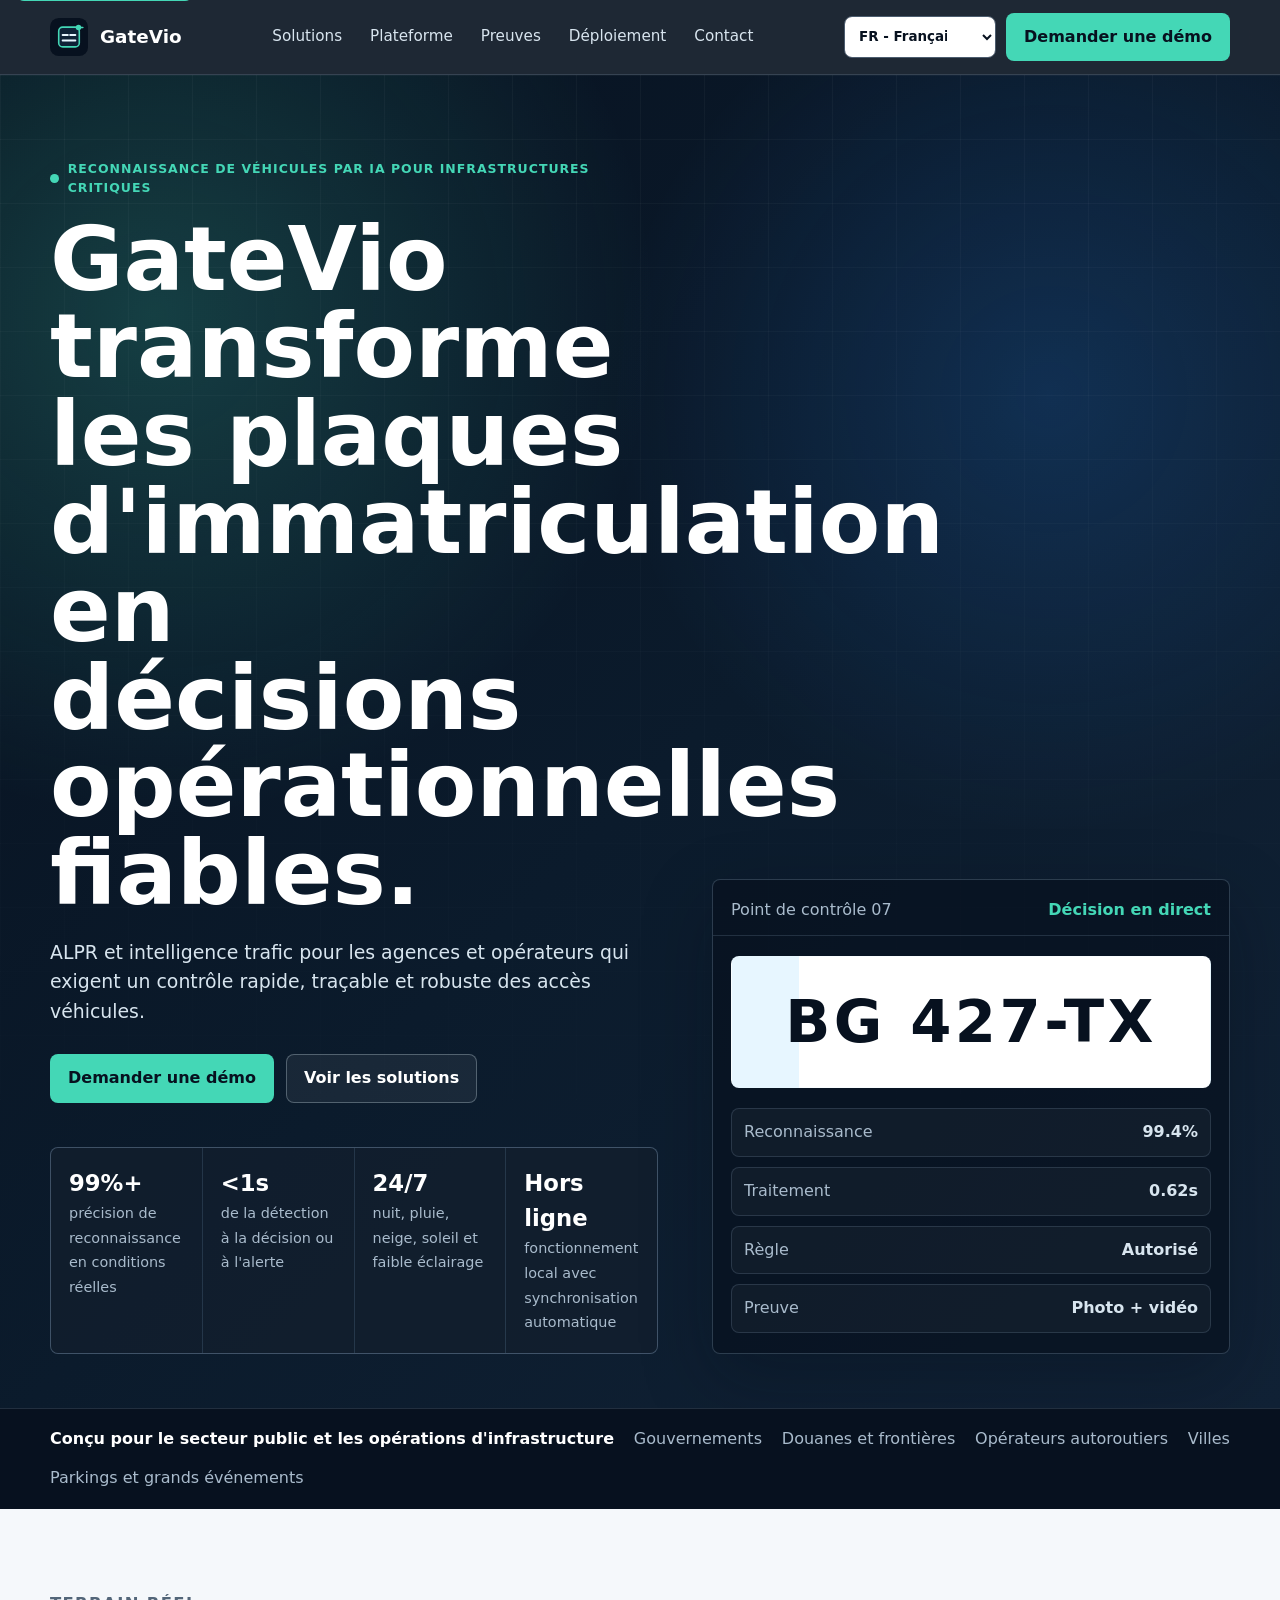
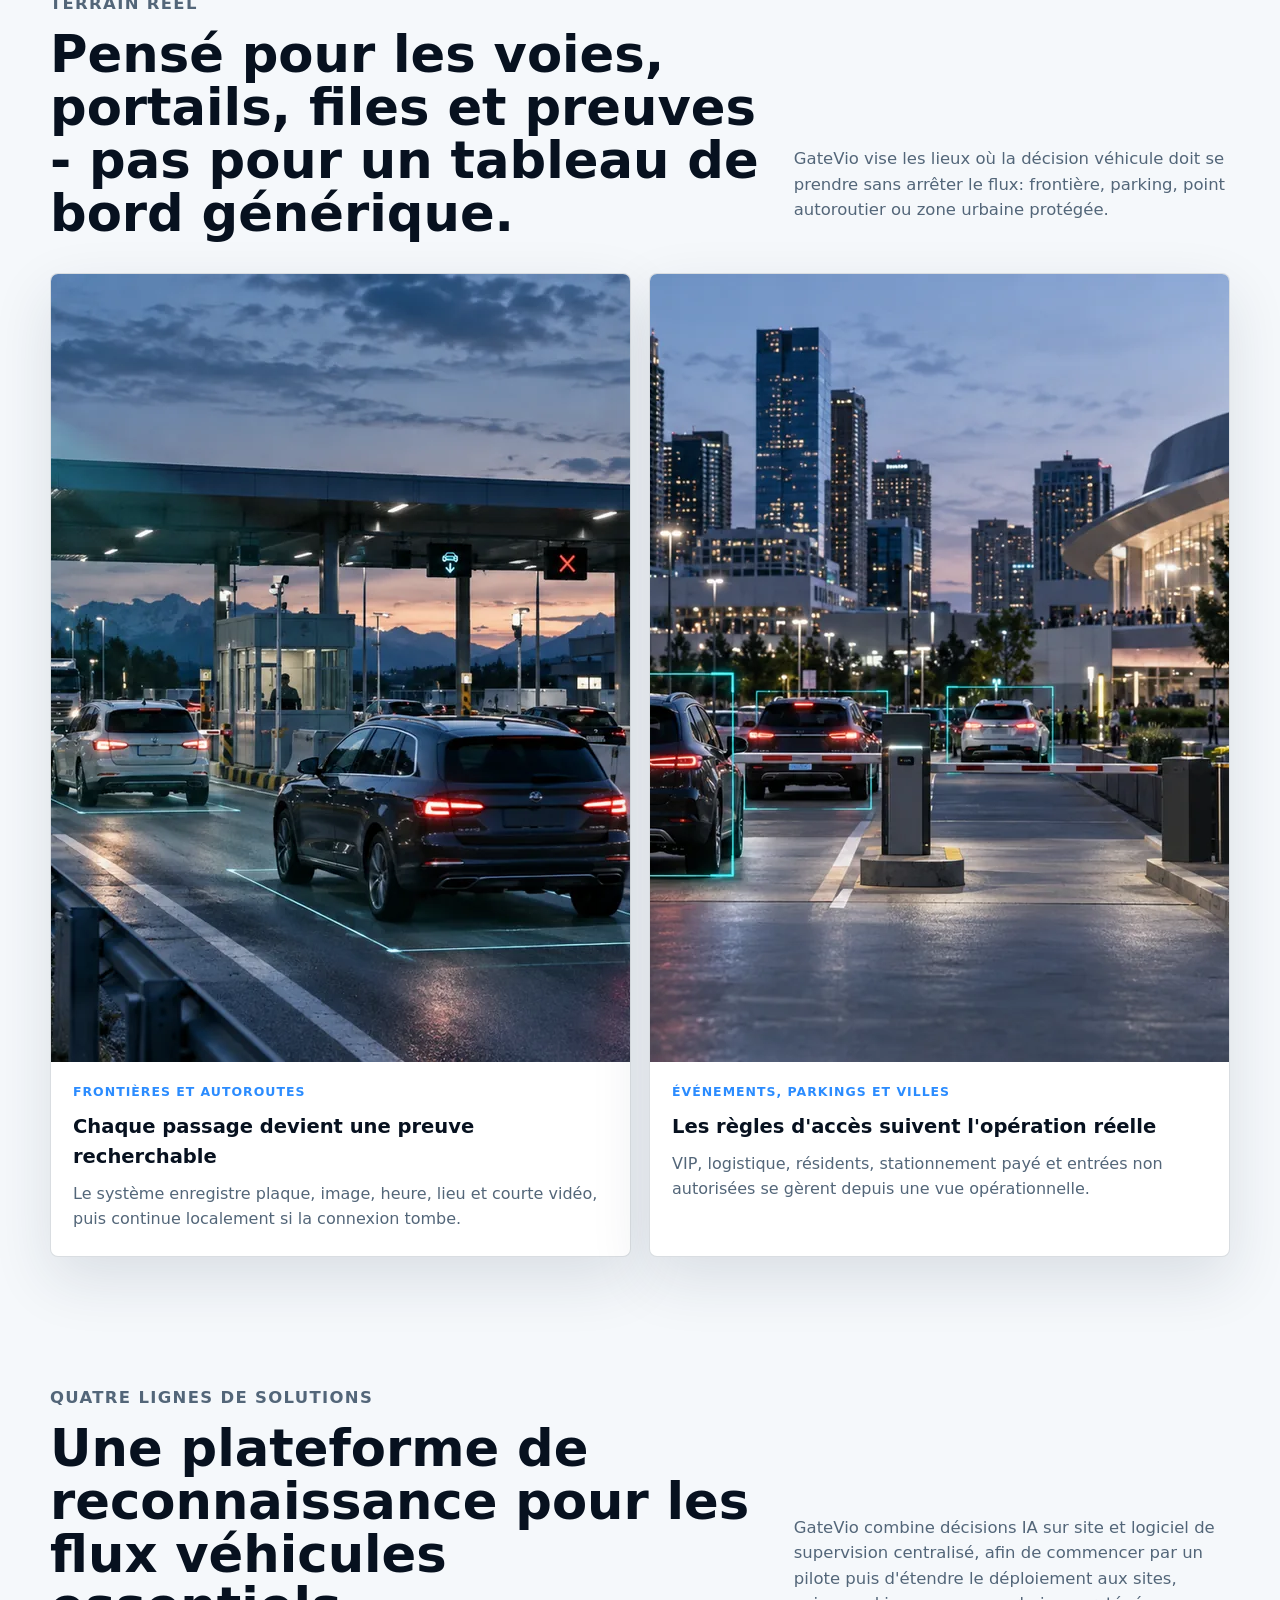
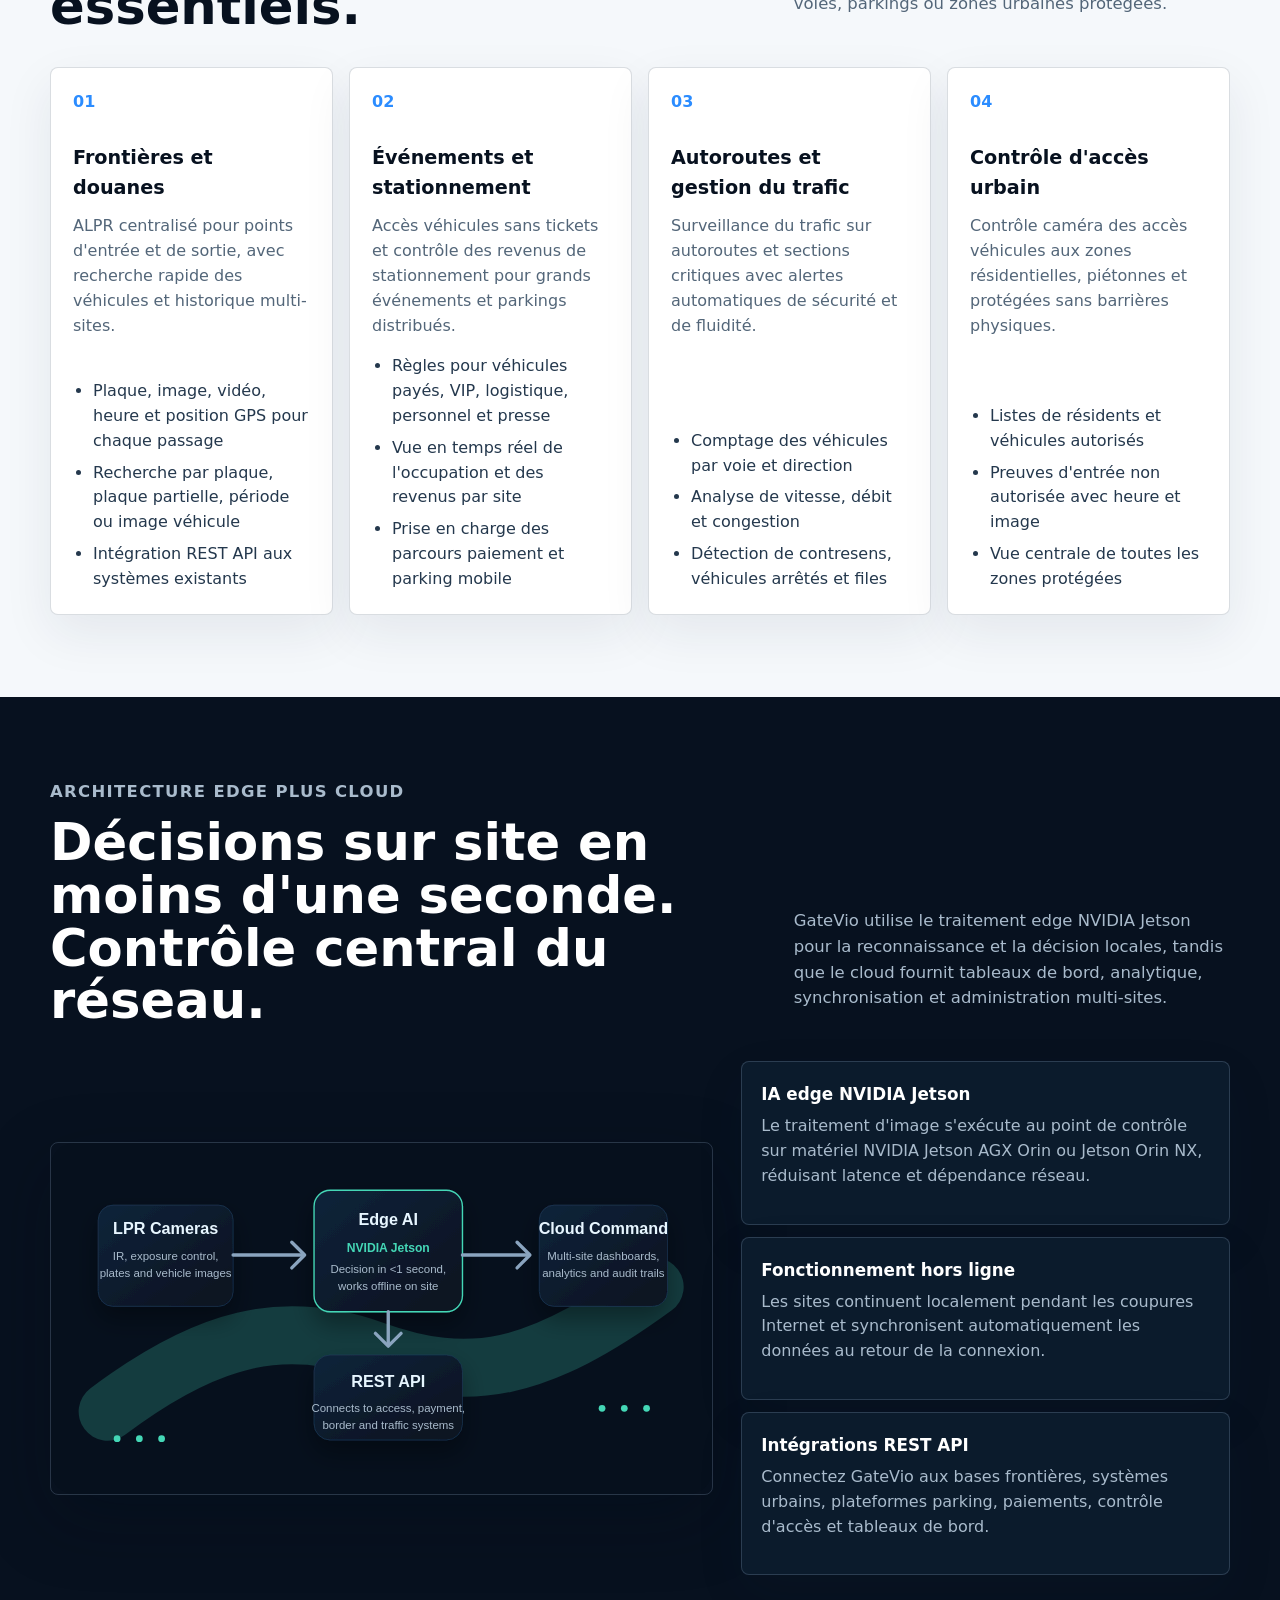
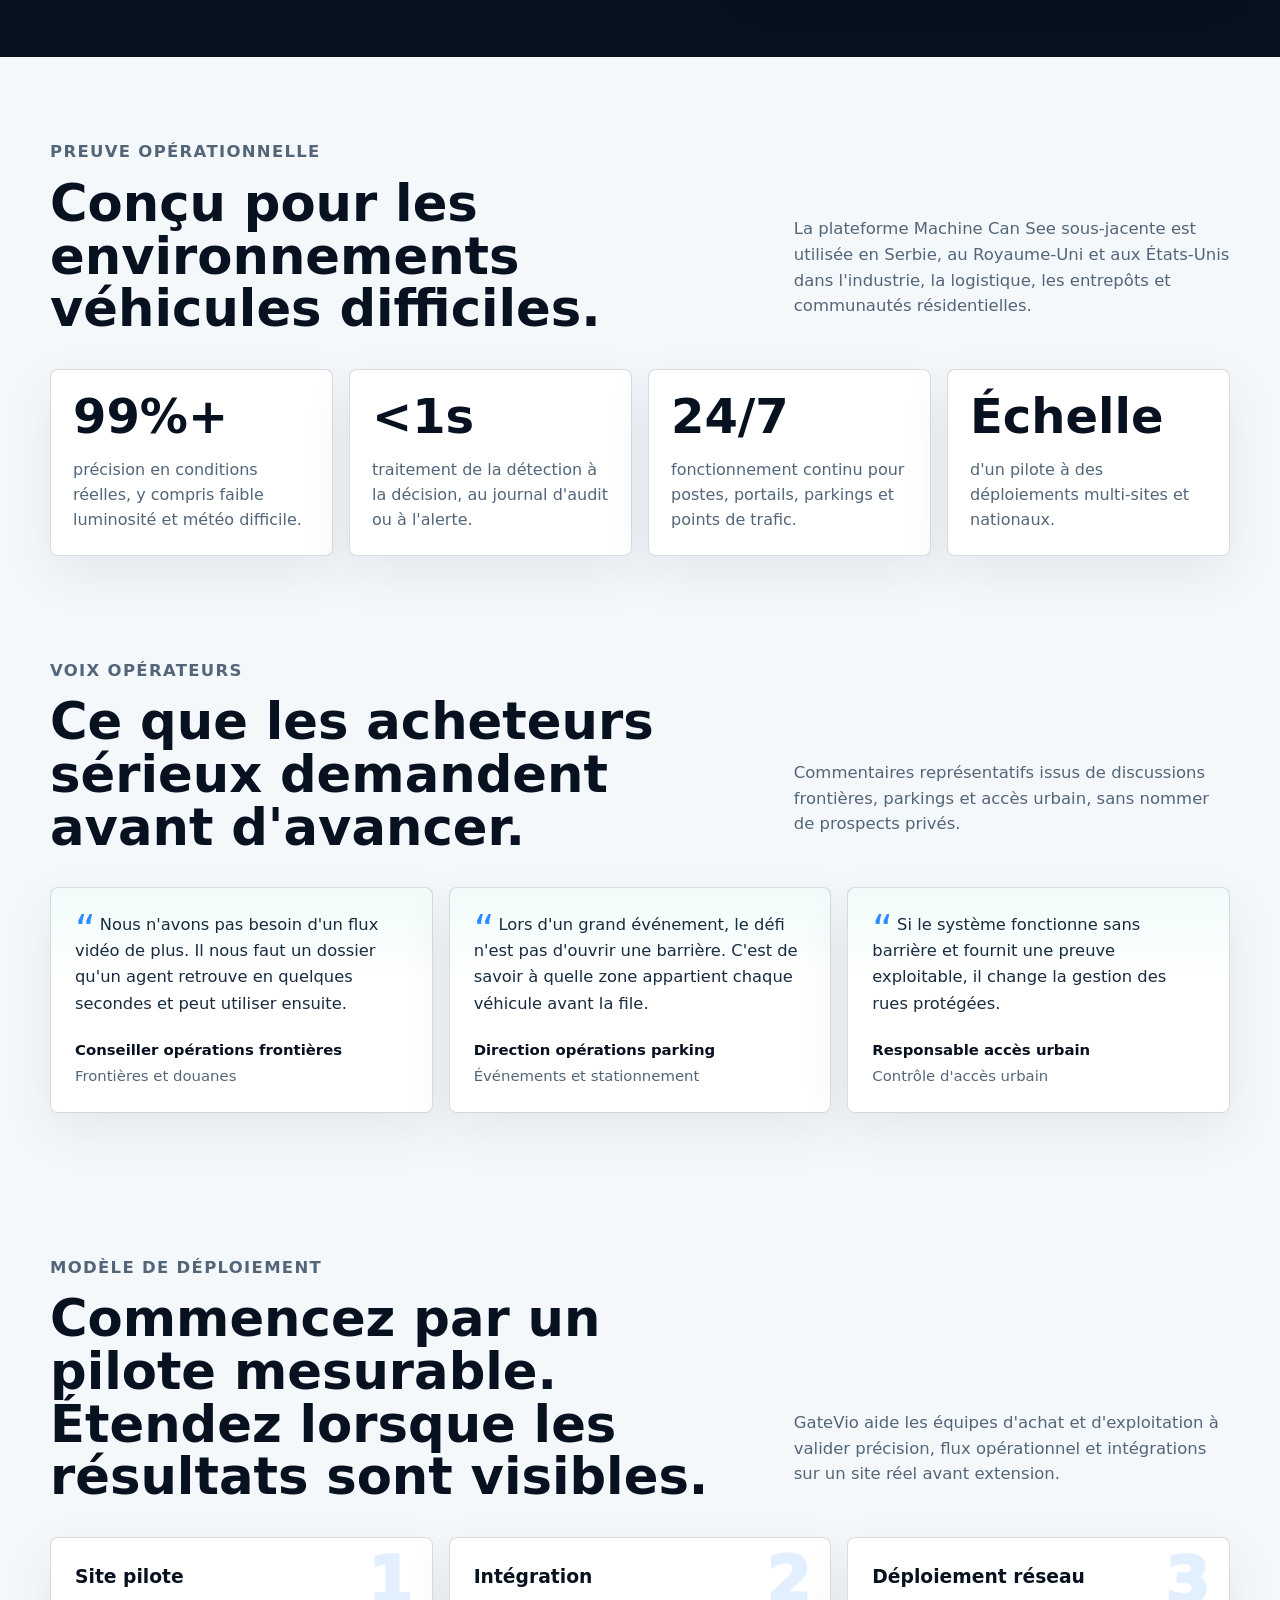
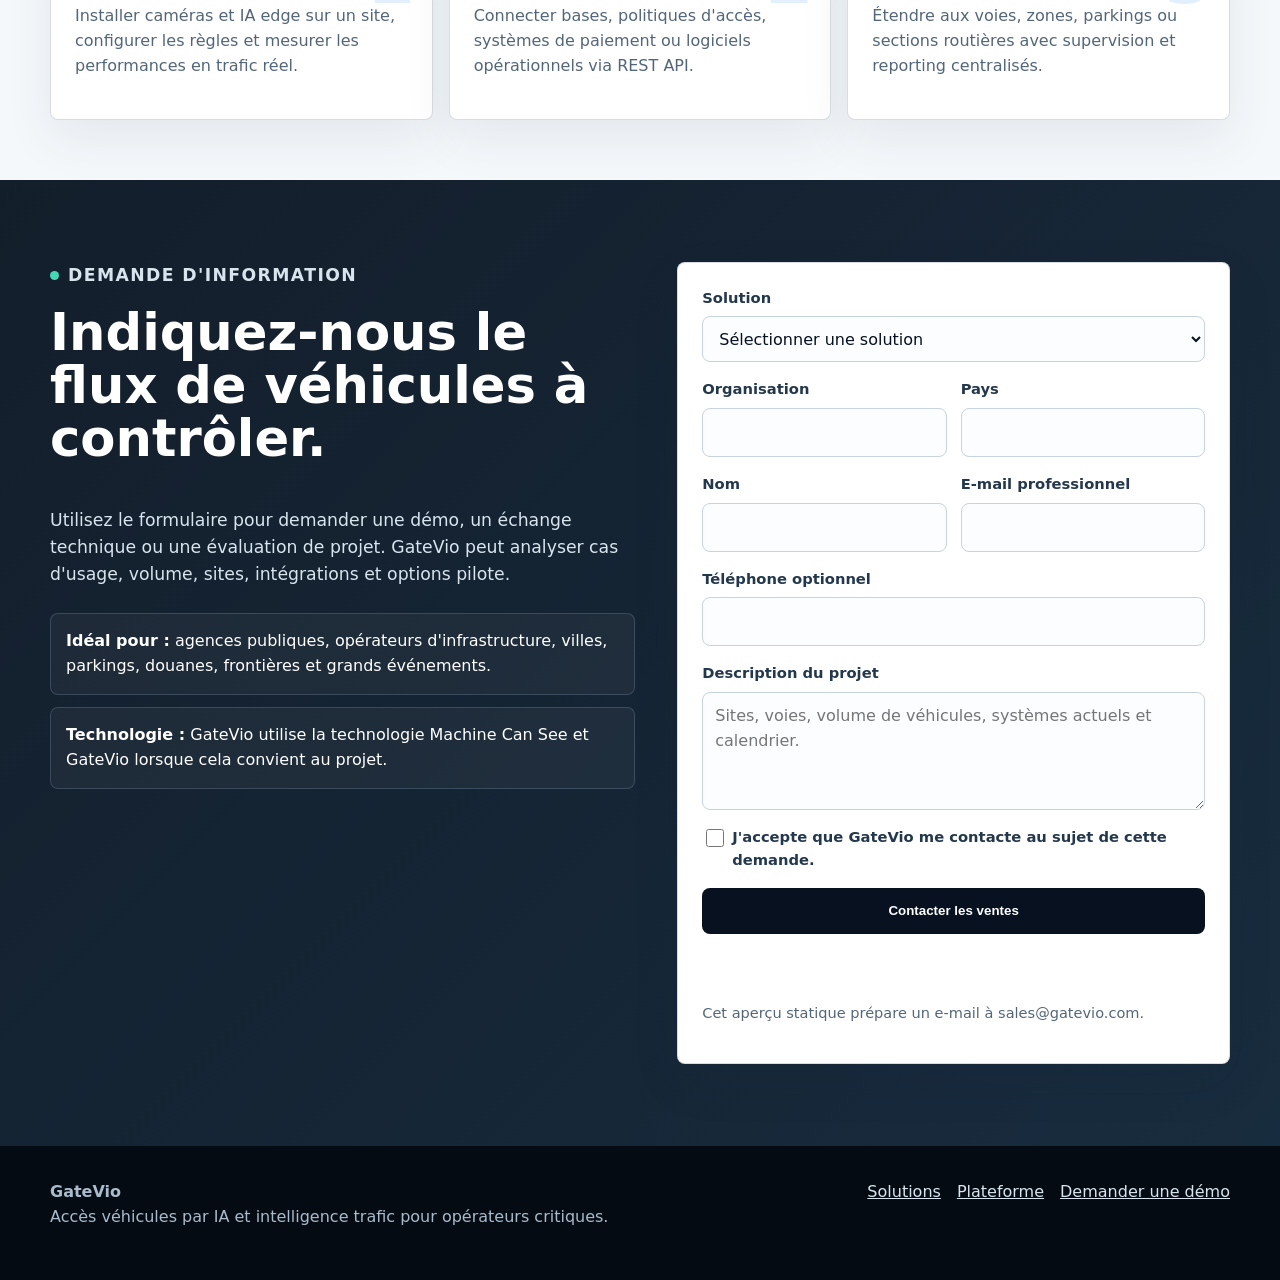
<file: fr/index.html>
<!doctype html>
<html lang="fr" dir="ltr">
  <head>
    <meta charset="utf-8">
    <meta name="viewport" content="width=device-width, initial-scale=1">
    <title>GateVio - Accès véhicules par IA et intelligence trafic</title>
    <meta name="description" content="GateVio conçoit des systèmes IA de reconnaissance de véhicules pour frontières, douanes, événements, parkings, autoroutes et zones urbaines contrôlées.">
    <link rel="canonical" href="https://gatevio.com/fr/">
    <link rel="alternate" hreflang="en" href="https://gatevio.com/en/">
    <link rel="alternate" hreflang="sr" href="https://gatevio.com/sr/">
    <link rel="alternate" hreflang="de" href="https://gatevio.com/de/">
    <link rel="alternate" hreflang="fr" href="https://gatevio.com/fr/">
    <link rel="alternate" hreflang="es" href="https://gatevio.com/es/">
    <link rel="alternate" hreflang="ar" href="https://gatevio.com/ar/">
    <link rel="alternate" hreflang="ru" href="https://gatevio.com/ru/">
    <link rel="alternate" hreflang="zh-Hans" href="https://gatevio.com/zh/">
    <link rel="alternate" hreflang="x-default" href="https://gatevio.com/en/">
    <meta property="og:type" content="website">
    <meta property="og:site_name" content="GateVio">
    <meta property="og:title" content="GateVio - Accès véhicules par IA et intelligence trafic">
    <meta property="og:description" content="Reconnaissance ALPR 99%+, traitement en moins d'une seconde, architecture edge et cloud, fonctionnement hors ligne et REST API.">
    <meta property="og:url" content="https://gatevio.com/fr/">
    <meta name="twitter:card" content="summary">
    <meta name="twitter:title" content="GateVio - Accès véhicules par IA et intelligence trafic">
    <meta name="twitter:description" content="GateVio conçoit des systèmes IA de reconnaissance de véhicules pour frontières, douanes, événements, parkings, autoroutes et zones urbaines contrôlées.">
    <link rel="icon" type="image/svg+xml" href="../assets/favicon.svg">
    <link rel="preload" href="../assets/styles.css" as="style">
    <link rel="stylesheet" href="../assets/styles.css">
    <script defer src="../assets/app.js"></script>
  </head>
  <body>
    <a class="skip-link" href="#main">Aller au contenu</a>
    <header class="site-header">
      <nav class="nav" aria-label="Navigation principale">
        <a class="brand" href="./" aria-label="GateVio">
          <img src="../assets/gatevio-mark.svg" alt="" width="38" height="38">
          <span>GateVio</span>
        </a>
        <div class="nav-links" data-nav-links>
          <a href="#solutions">Solutions</a>
          <a href="#platform">Plateforme</a>
          <a href="#proof">Preuves</a>
          <a href="#deployment">Déploiement</a>
          <a href="#contact">Contact</a>
        </div>
        <div class="nav-actions">
          <div class="language-switch"><select aria-label="Langue" data-language-select><option value="../en/">EN - English</option><option value="../sr/">SR - Srpski</option><option value="../de/">DE - Deutsch</option><option value="../fr/" selected>FR - Français</option><option value="../es/">ES - Español</option><option value="../ar/">AR - العربية</option><option value="../ru/">RU - Русский</option><option value="../zh/">ZH - 中文</option></select></div>
          <a class="button primary" href="#contact">Demander une démo</a>
          <button class="menu-toggle" type="button" data-menu-toggle aria-label="Ouvrir la navigation" aria-expanded="false"><span></span></button>
        </div>
      </nav>
    </header>

    <main id="main">
      <section class="hero">
        <div class="hero-inner">
          <div>
            <p class="eyebrow">Reconnaissance de véhicules par IA pour infrastructures critiques</p>
            <h1>GateVio transforme les plaques d'immatriculation en décisions opérationnelles fiables.</h1>
            <p class="hero-copy">ALPR et intelligence trafic pour les agences et opérateurs qui exigent un contrôle rapide, traçable et robuste des accès véhicules.</p>
            <div class="hero-actions">
              <a class="button primary" href="#contact">Demander une démo</a>
              <a class="button secondary" href="#solutions">Voir les solutions</a>
            </div>
            <div class="hero-proof" aria-label="Indicateurs clés de la plateforme">
              <div class="proof-item"><strong>99%+</strong><span>précision de reconnaissance en conditions réelles</span></div>
              <div class="proof-item"><strong>&lt;1s</strong><span>de la détection à la décision ou à l'alerte</span></div>
              <div class="proof-item"><strong>24/7</strong><span>nuit, pluie, neige, soleil et faible éclairage</span></div>
              <div class="proof-item"><strong>Hors ligne</strong><span>fonctionnement local avec synchronisation automatique</span></div>
            </div>
          </div>
          <aside class="signal-panel" aria-label="Exemple de panneau de décision véhicule">
            <div class="signal-header"><span>Point de contrôle 07</span><span class="signal-live">Décision en direct</span></div>
            <div class="plate" aria-label="Exemple de plaque reconnue">BG 427-TX</div>
            <div class="decision-list">
              <div><span>Reconnaissance</span><strong>99.4%</strong></div>
              <div><span>Traitement</span><strong>0.62s</strong></div>
              <div><span>Règle</span><strong>Autorisé</strong></div>
              <div><span>Preuve</span><strong>Photo + vidéo</strong></div>
            </div>
          </aside>
        </div>
      </section>

      <div class="trust-strip" aria-label="Secteurs cibles"><div class="trust-inner"><strong>Conçu pour le secteur public et les opérations d'infrastructure</strong><span>Gouvernements</span><span>Douanes et frontières</span><span>Opérateurs autoroutiers</span><span>Villes</span><span>Parkings et grands événements</span></div></div>

      <section class="section field-section" id="field">
        <div class="section-head"><div><p class="section-kicker">Terrain réel</p><h2>Pensé pour les voies, portails, files et preuves - pas pour un tableau de bord générique.</h2></div><p>GateVio vise les lieux où la décision véhicule doit se prendre sans arrêter le flux: frontière, parking, point autoroutier ou zone urbaine protégée.</p></div>
        <div class="field-grid">
          <article class="field-card"><img src="../assets/border-control-ai.webp" alt="Point de contrôle frontalier avec caméras de reconnaissance véhicules" loading="lazy" width="1400" height="788"><div class="field-card-body"><span>Frontières et autoroutes</span><h3>Chaque passage devient une preuve recherchable</h3><p>Le système enregistre plaque, image, heure, lieu et courte vidéo, puis continue localement si la connexion tombe.</p></div></article>
          <article class="field-card"><img src="../assets/urban-parking-ai.webp" alt="Accès parking urbain pour événement avec caméras de reconnaissance véhicules" loading="lazy" width="1400" height="788"><div class="field-card-body"><span>Événements, parkings et villes</span><h3>Les règles d'accès suivent l'opération réelle</h3><p>VIP, logistique, résidents, stationnement payé et entrées non autorisées se gèrent depuis une vue opérationnelle.</p></div></article>
        </div>
      </section>

      <section class="section" id="solutions">
        <div class="section-head"><div><p class="section-kicker">Quatre lignes de solutions</p><h2>Une plateforme de reconnaissance pour les flux véhicules essentiels.</h2></div><p>GateVio combine décisions IA sur site et logiciel de supervision centralisé, afin de commencer par un pilote puis d'étendre le déploiement aux sites, voies, parkings ou zones urbaines protégées.</p></div>
        <div class="solution-grid">
          <article class="solution-card"><div class="solution-number">01</div><h3>Frontières et douanes</h3><p>ALPR centralisé pour points d'entrée et de sortie, avec recherche rapide des véhicules et historique multi-sites.</p><ul><li>Plaque, image, vidéo, heure et position GPS pour chaque passage</li><li>Recherche par plaque, plaque partielle, période ou image véhicule</li><li>Intégration REST API aux systèmes existants</li></ul></article>
          <article class="solution-card"><div class="solution-number">02</div><h3>Événements et stationnement</h3><p>Accès véhicules sans tickets et contrôle des revenus de stationnement pour grands événements et parkings distribués.</p><ul><li>Règles pour véhicules payés, VIP, logistique, personnel et presse</li><li>Vue en temps réel de l'occupation et des revenus par site</li><li>Prise en charge des parcours paiement et parking mobile</li></ul></article>
          <article class="solution-card"><div class="solution-number">03</div><h3>Autoroutes et gestion du trafic</h3><p>Surveillance du trafic sur autoroutes et sections critiques avec alertes automatiques de sécurité et de fluidité.</p><ul><li>Comptage des véhicules par voie et direction</li><li>Analyse de vitesse, débit et congestion</li><li>Détection de contresens, véhicules arrêtés et files</li></ul></article>
          <article class="solution-card"><div class="solution-number">04</div><h3>Contrôle d'accès urbain</h3><p>Contrôle caméra des accès véhicules aux zones résidentielles, piétonnes et protégées sans barrières physiques.</p><ul><li>Listes de résidents et véhicules autorisés</li><li>Preuves d'entrée non autorisée avec heure et image</li><li>Vue centrale de toutes les zones protégées</li></ul></article>
        </div>
      </section>

      <section class="architecture-band" id="platform">
        <div class="section">
          <div class="section-head"><div><p class="section-kicker">Architecture edge plus cloud</p><h2>Décisions sur site en moins d'une seconde. Contrôle central du réseau.</h2></div><p>GateVio utilise le traitement edge NVIDIA Jetson pour la reconnaissance et la décision locales, tandis que le cloud fournit tableaux de bord, analytique, synchronisation et administration multi-sites.</p></div>
          <div class="architecture-layout">
            <img class="diagram" src="../assets/platform-diagram.svg" alt="Diagramme d'architecture GateVio avec caméras, IA edge NVIDIA Jetson, supervision cloud et intégrations REST API">
            <div class="feature-stack"><article class="feature-card"><h3>IA edge NVIDIA Jetson</h3><p>Le traitement d'image s'exécute au point de contrôle sur matériel NVIDIA Jetson AGX Orin ou Jetson Orin NX, réduisant latence et dépendance réseau.</p></article><article class="feature-card"><h3>Fonctionnement hors ligne</h3><p>Les sites continuent localement pendant les coupures Internet et synchronisent automatiquement les données au retour de la connexion.</p></article><article class="feature-card"><h3>Intégrations REST API</h3><p>Connectez GateVio aux bases frontières, systèmes urbains, plateformes parking, paiements, contrôle d'accès et tableaux de bord.</p></article></div>
          </div>
        </div>
      </section>

      <section class="section" id="proof">
        <div class="section-head"><div><p class="section-kicker">Preuve opérationnelle</p><h2>Conçu pour les environnements véhicules difficiles.</h2></div><p>La plateforme Machine Can See sous-jacente est utilisée en Serbie, au Royaume-Uni et aux États-Unis dans l'industrie, la logistique, les entrepôts et communautés résidentielles.</p></div>
        <div class="metric-grid"><article class="metric-card"><strong>99%+</strong><span>précision en conditions réelles, y compris faible luminosité et météo difficile.</span></article><article class="metric-card"><strong>&lt;1s</strong><span>traitement de la détection à la décision, au journal d'audit ou à l'alerte.</span></article><article class="metric-card"><strong>24/7</strong><span>fonctionnement continu pour postes, portails, parkings et points de trafic.</span></article><article class="metric-card"><strong>Échelle</strong><span>d'un pilote à des déploiements multi-sites et nationaux.</span></article></div>
      </section>

      <section class="section testimonials-section">
        <div class="section-head"><div><p class="section-kicker">Voix opérateurs</p><h2>Ce que les acheteurs sérieux demandent avant d'avancer.</h2></div><p>Commentaires représentatifs issus de discussions frontières, parkings et accès urbain, sans nommer de prospects privés.</p></div>
        <div class="testimonial-grid">
          <figure class="testimonial-card"><blockquote>Nous n'avons pas besoin d'un flux vidéo de plus. Il nous faut un dossier qu'un agent retrouve en quelques secondes et peut utiliser ensuite.</blockquote><figcaption><strong>Conseiller opérations frontières</strong><span>Frontières et douanes</span></figcaption></figure>
          <figure class="testimonial-card"><blockquote>Lors d'un grand événement, le défi n'est pas d'ouvrir une barrière. C'est de savoir à quelle zone appartient chaque véhicule avant la file.</blockquote><figcaption><strong>Direction opérations parking</strong><span>Événements et stationnement</span></figcaption></figure>
          <figure class="testimonial-card"><blockquote>Si le système fonctionne sans barrière et fournit une preuve exploitable, il change la gestion des rues protégées.</blockquote><figcaption><strong>Responsable accès urbain</strong><span>Contrôle d'accès urbain</span></figcaption></figure>
        </div>
      </section>

      <section class="section compact" id="deployment">
        <div class="section-head"><div><p class="section-kicker">Modèle de déploiement</p><h2>Commencez par un pilote mesurable. Étendez lorsque les résultats sont visibles.</h2></div><p>GateVio aide les équipes d'achat et d'exploitation à valider précision, flux opérationnel et intégrations sur un site réel avant extension.</p></div>
        <div class="process"><article class="step" data-step="1"><h3>Site pilote</h3><p>Installer caméras et IA edge sur un site, configurer les règles et mesurer les performances en trafic réel.</p></article><article class="step" data-step="2"><h3>Intégration</h3><p>Connecter bases, politiques d'accès, systèmes de paiement ou logiciels opérationnels via REST API.</p></article><article class="step" data-step="3"><h3>Déploiement réseau</h3><p>Étendre aux voies, zones, parkings ou sections routières avec supervision et reporting centralisés.</p></article></div>
      </section>

      <section class="contact-band" id="contact">
        <div class="section contact-layout">
          <div class="contact-copy">
            <p class="eyebrow">Demande d'information</p>
            <h2>Indiquez-nous le flux de véhicules à contrôler.</h2>
            <p>Utilisez le formulaire pour demander une démo, un échange technique ou une évaluation de projet. GateVio peut analyser cas d'usage, volume, sites, intégrations et options pilote.</p>
            <div class="contact-points"><div><strong>Idéal pour :</strong> agences publiques, opérateurs d'infrastructure, villes, parkings, douanes, frontières et grands événements.</div><div><strong>Technologie :</strong> GateVio utilise la technologie Machine Can See et GateVio lorsque cela convient au projet.</div></div>
          </div>
          <div class="form-panel" aria-label="Formulaire de demande commerciale">
            <form class="inquiry-form" data-inquiry-form data-missing="Veuillez remplir les champs obligatoires et confirmer le consentement." data-ready="Votre application e-mail s'ouvre avec la demande préparée." data-subject="Demande GateVio">
              <div class="field"><label for="solution">Solution</label><select id="solution" name="solution" required><option value="">Sélectionner une solution</option><option value="Frontières et douanes">Frontières et douanes</option><option value="Événements et stationnement">Événements et stationnement</option><option value="Autoroutes et gestion du trafic">Autoroutes et gestion du trafic</option><option value="Contrôle d'accès urbain">Contrôle d'accès urbain</option><option value="Plusieurs solutions">Plusieurs solutions</option></select></div>
              <div class="form-grid"><div class="field"><label for="organization">Organisation</label><input id="organization" name="organization" autocomplete="organization" required></div><div class="field"><label for="country">Pays</label><input id="country" name="country" autocomplete="country-name" required></div></div>
              <div class="form-grid"><div class="field"><label for="name">Nom</label><input id="name" name="name" autocomplete="name" required></div><div class="field"><label for="email">E-mail professionnel</label><input id="email" name="business_email" type="email" autocomplete="email" required></div></div>
              <div class="field"><label for="phone">Téléphone optionnel</label><input id="phone" name="phone" type="tel" autocomplete="tel"></div>
              <div class="field"><label for="description">Description du projet</label><textarea id="description" name="project_description" required placeholder="Sites, voies, volume de véhicules, systèmes actuels et calendrier."></textarea></div>
              <div class="checkbox"><input id="consent" name="consent" type="checkbox" required><label for="consent">J'accepte que GateVio me contacte au sujet de cette demande.</label></div>
              <button class="button dark" type="submit">Contacter les ventes</button>
              <p class="form-status" data-form-status role="status" aria-live="polite"></p>
              <p class="form-note">Cet aperçu statique prépare un e-mail à sales@gatevio.com.</p>
            </form>
          </div>
        </div>
      </section>
    </main>

    <footer class="footer"><div class="footer-inner"><div><strong>GateVio</strong><p>Accès véhicules par IA et intelligence trafic pour opérateurs critiques.</p></div><div class="footer-links" aria-label="Liens de pied de page"><a href="#solutions">Solutions</a><a href="#platform">Plateforme</a><a href="#contact">Demander une démo</a></div></div></footer>
  </body>
</html>
</file>
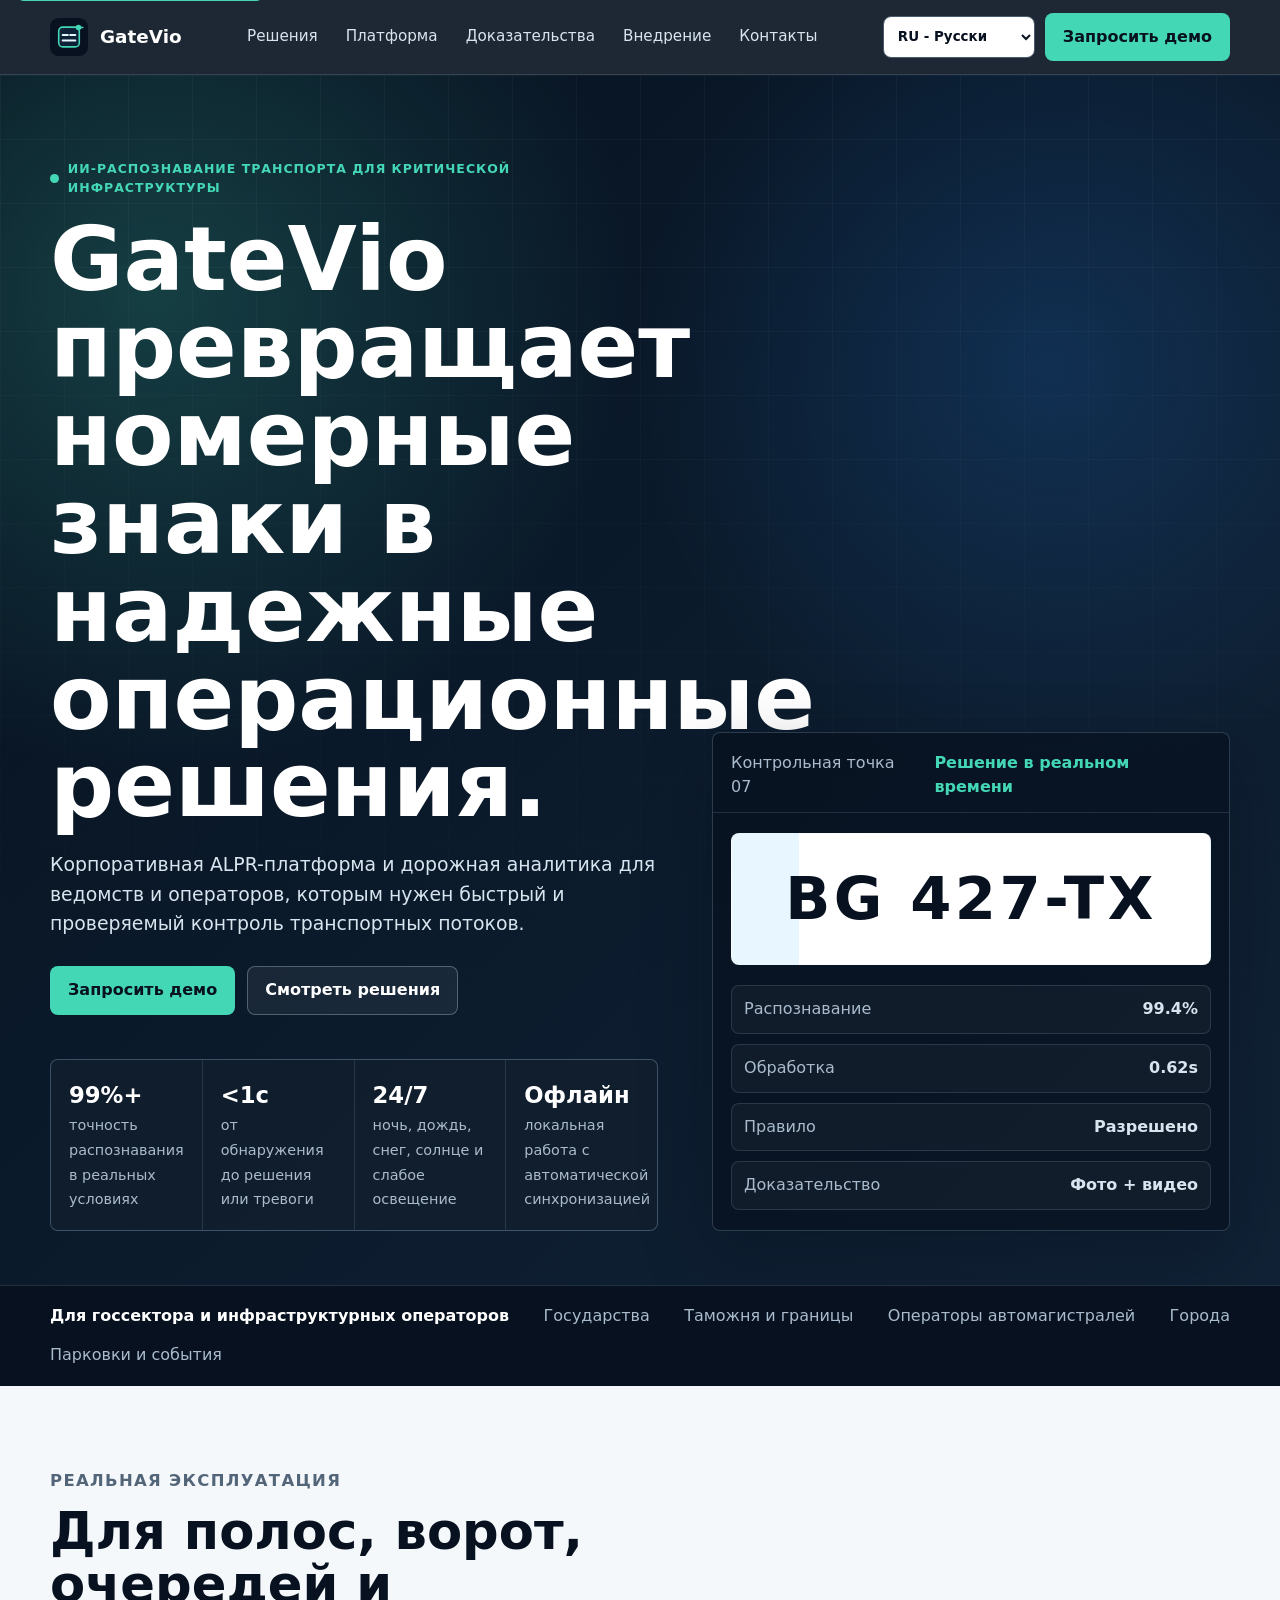
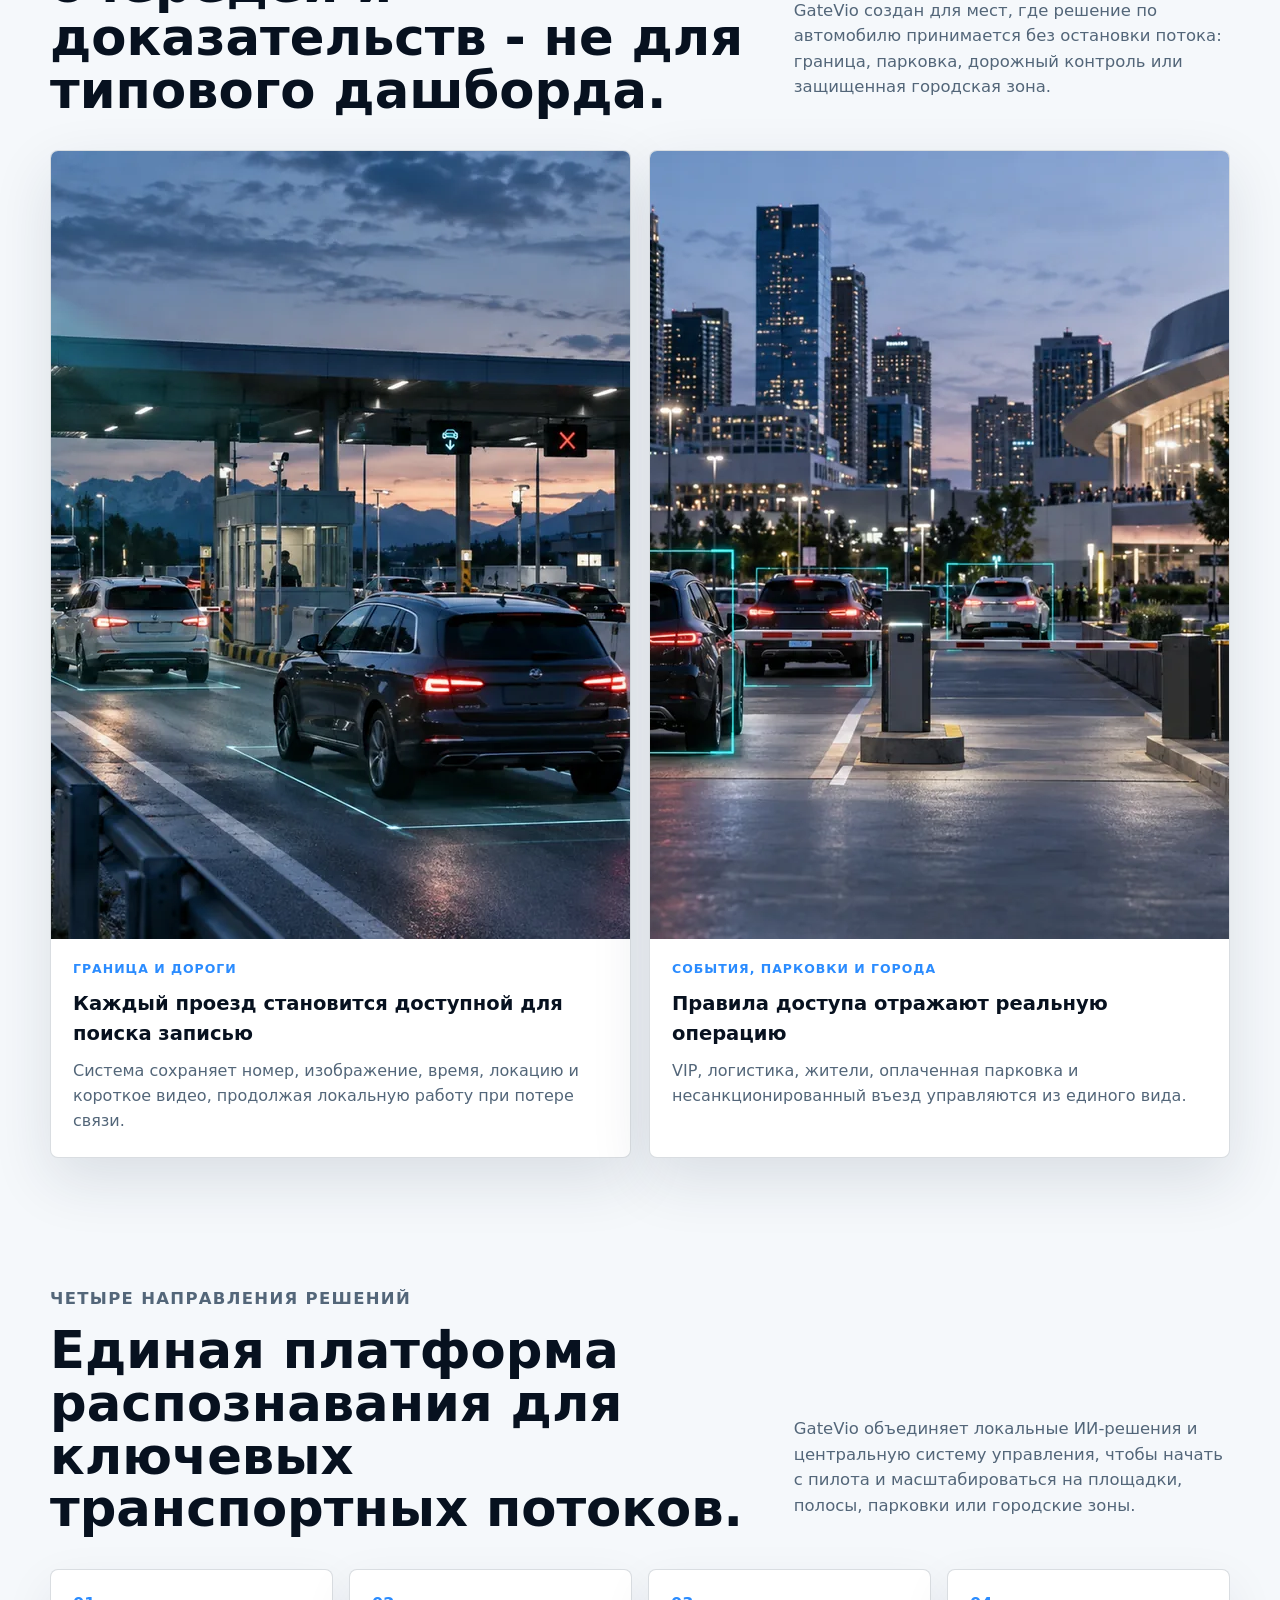
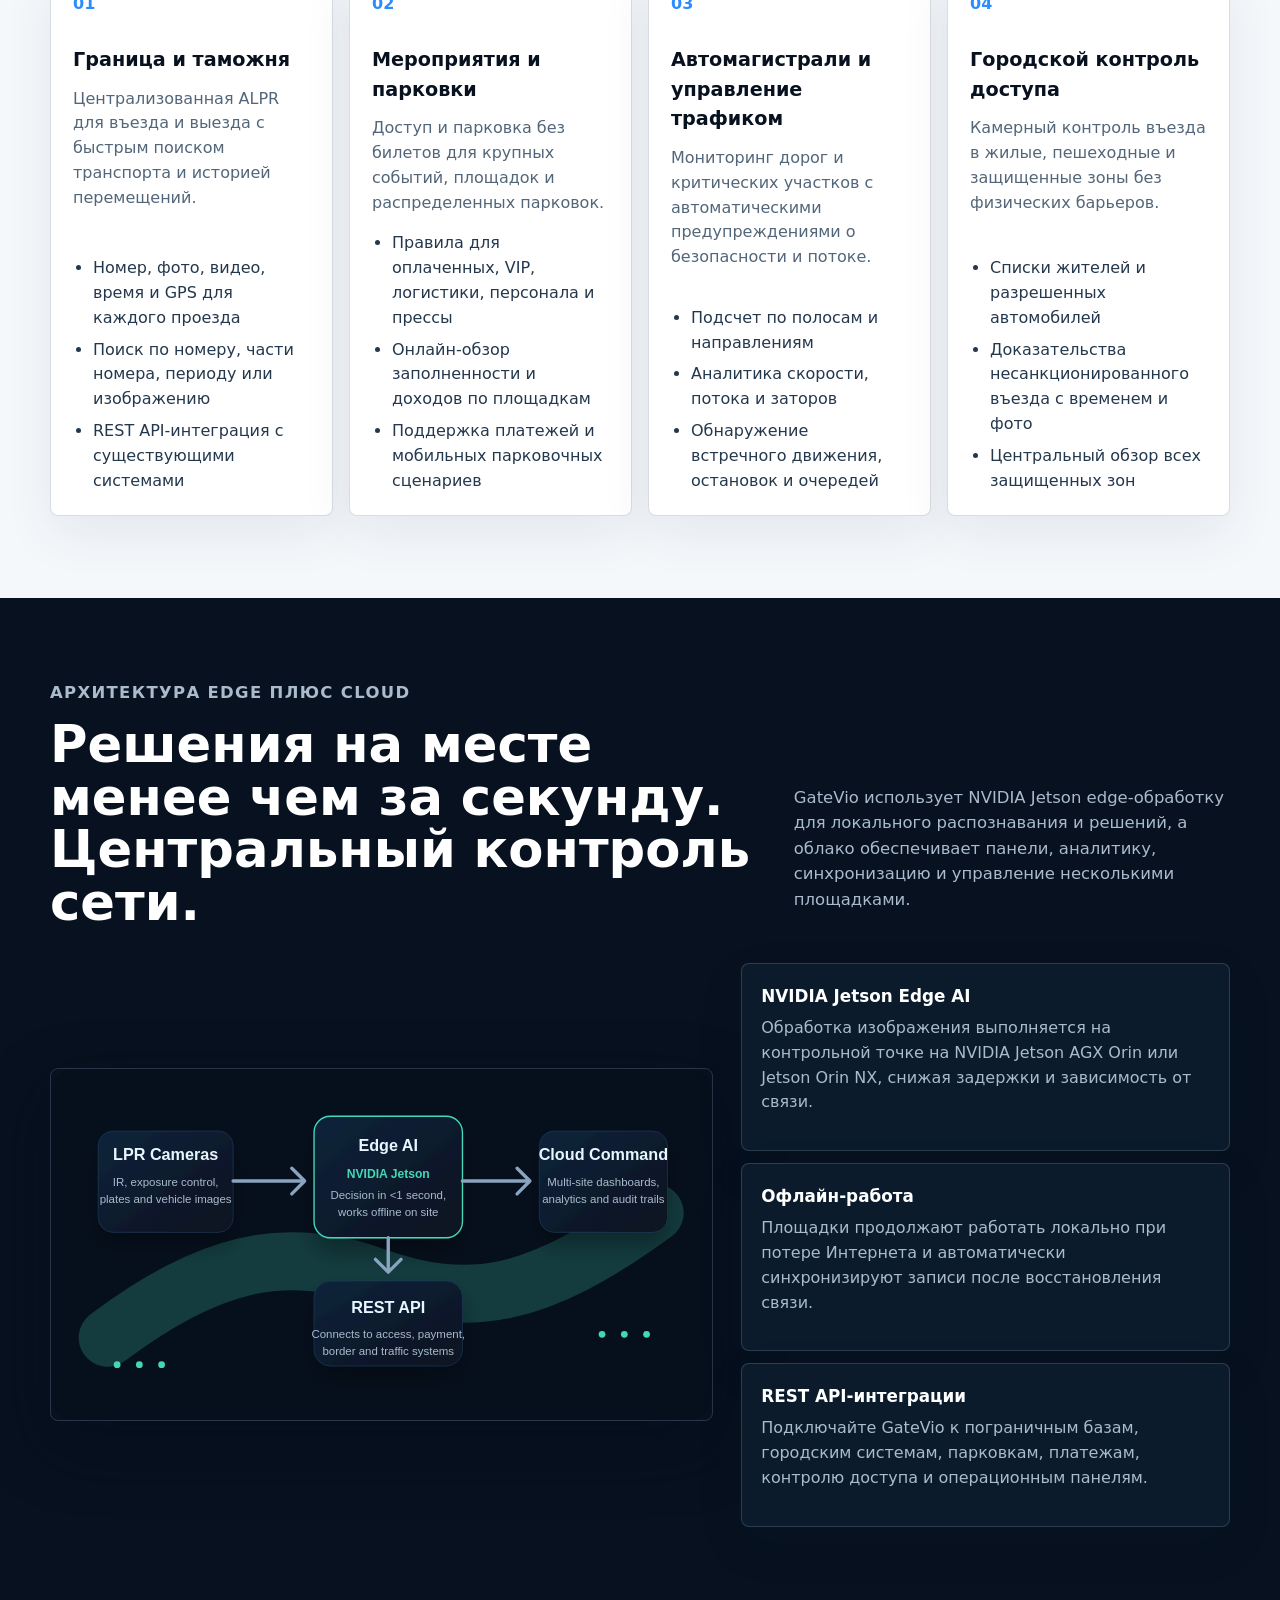
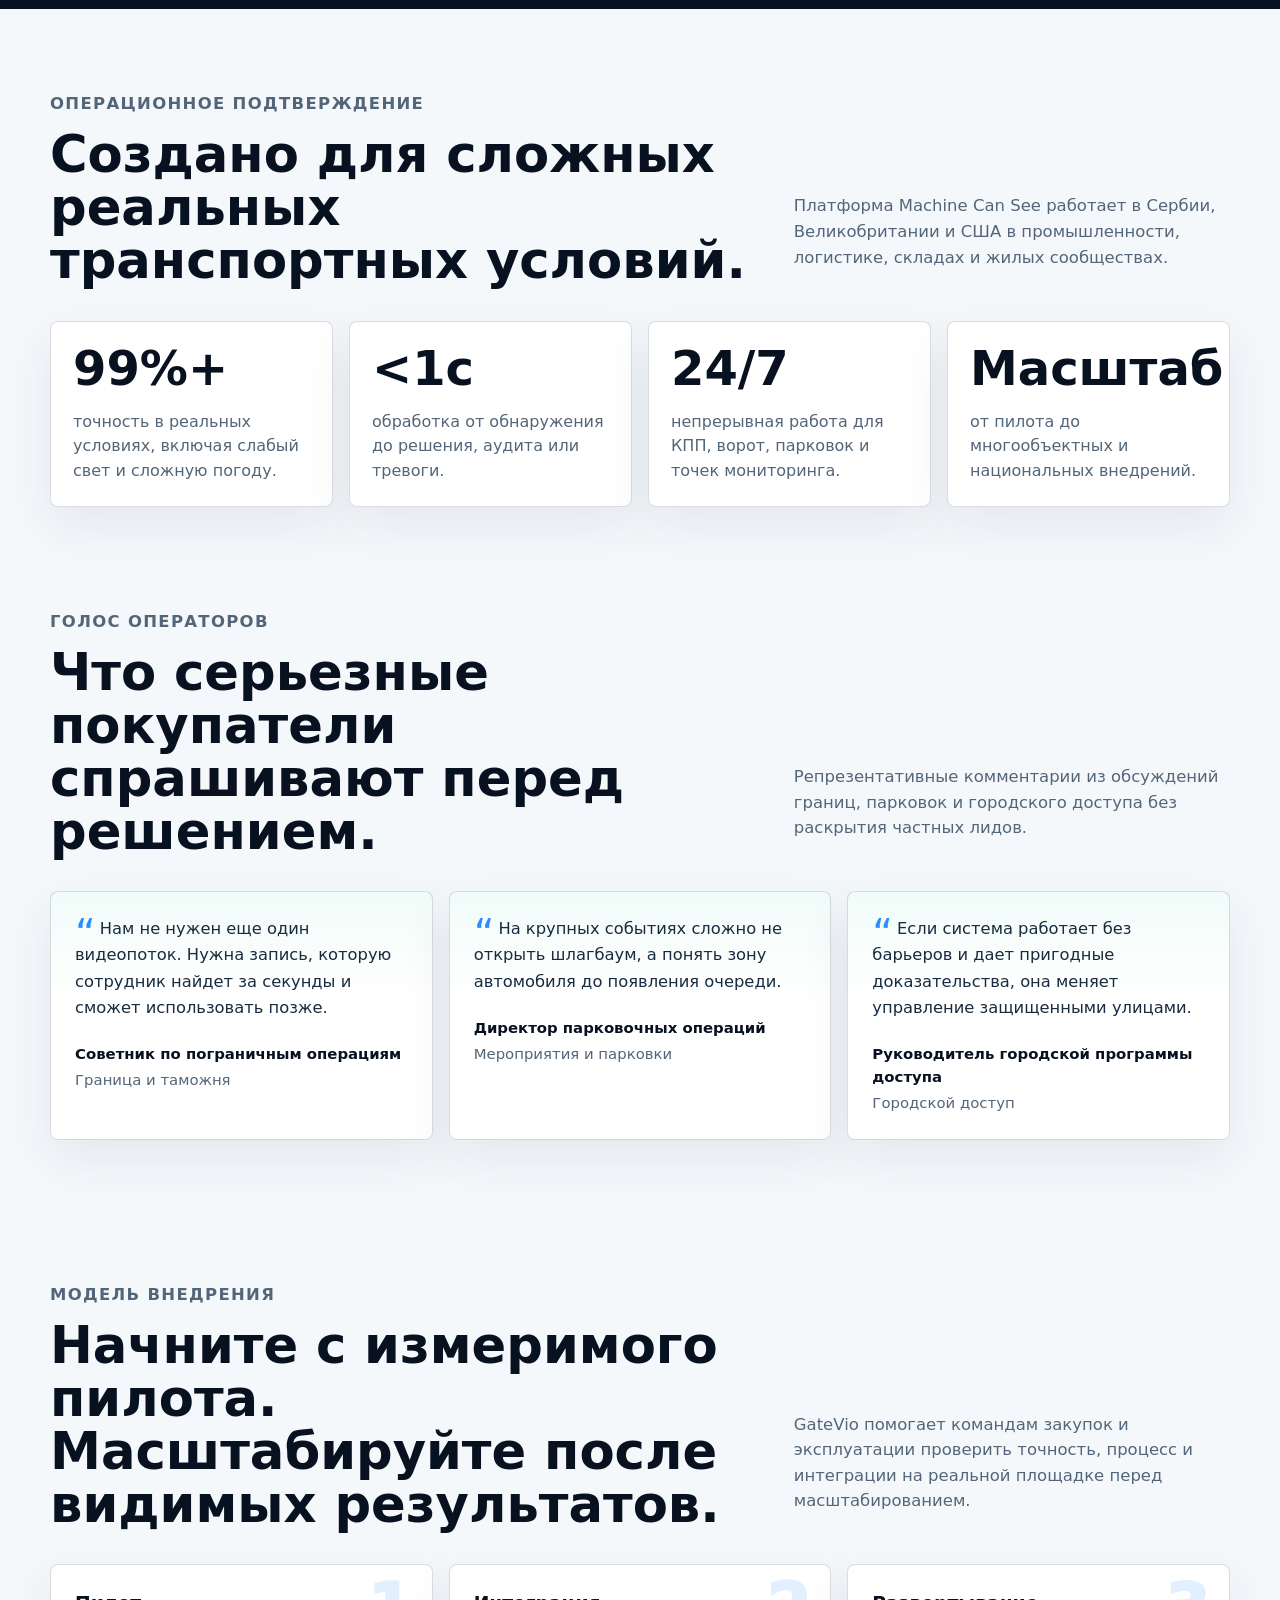
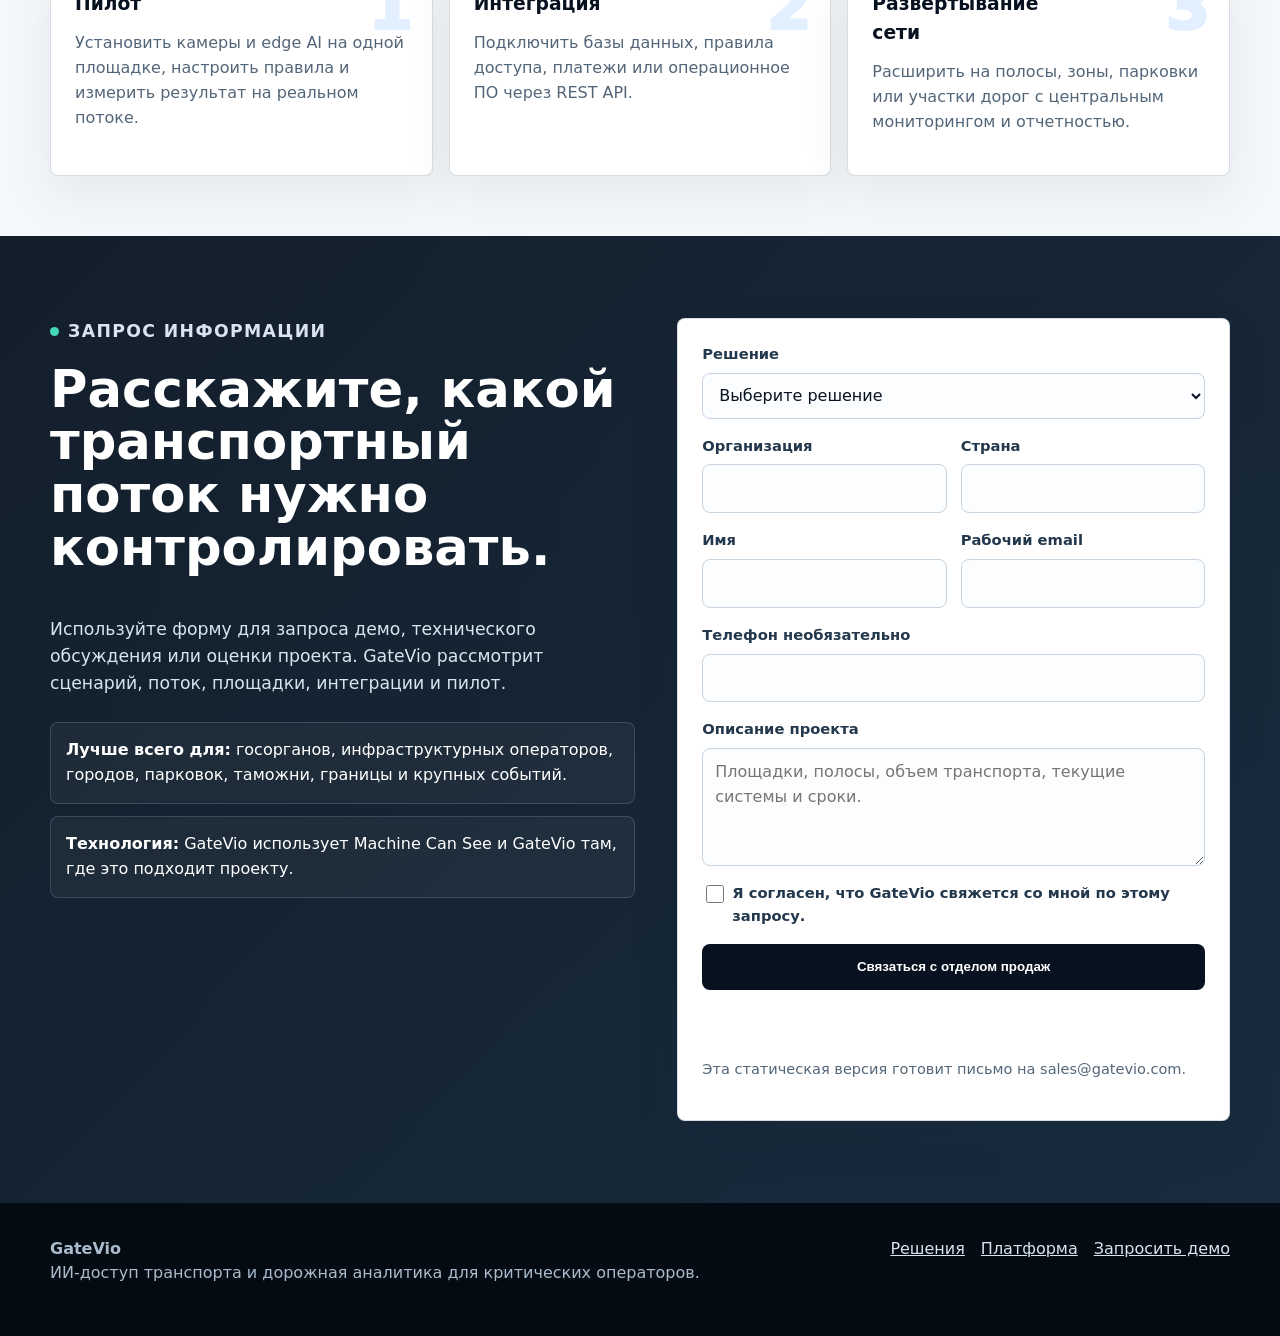
<file: ru/index.html>
<!doctype html>
<html lang="ru" dir="ltr">
  <head>
    <meta charset="utf-8">
    <meta name="viewport" content="width=device-width, initial-scale=1">
    <title>GateVio - ИИ-доступ транспорта и дорожная аналитика</title>
    <meta name="description" content="GateVio создает ИИ-системы распознавания транспорта для границ, таможни, мероприятий, парковок, автомагистралей и городских зон.">
    <link rel="canonical" href="https://gatevio.com/ru/">
    <link rel="alternate" hreflang="en" href="https://gatevio.com/en/">
    <link rel="alternate" hreflang="sr" href="https://gatevio.com/sr/">
    <link rel="alternate" hreflang="de" href="https://gatevio.com/de/">
    <link rel="alternate" hreflang="fr" href="https://gatevio.com/fr/">
    <link rel="alternate" hreflang="es" href="https://gatevio.com/es/">
    <link rel="alternate" hreflang="ar" href="https://gatevio.com/ar/">
    <link rel="alternate" hreflang="ru" href="https://gatevio.com/ru/">
    <link rel="alternate" hreflang="zh-Hans" href="https://gatevio.com/zh/">
    <link rel="alternate" hreflang="x-default" href="https://gatevio.com/en/">
    <meta property="og:type" content="website">
    <meta property="og:site_name" content="GateVio">
    <meta property="og:title" content="GateVio - ИИ-доступ транспорта и дорожная аналитика">
    <meta property="og:description" content="ALPR-распознавание 99%+, обработка менее секунды, edge-cloud архитектура, офлайн-работа и REST API-интеграция.">
    <meta property="og:url" content="https://gatevio.com/ru/">
    <meta name="twitter:card" content="summary">
    <meta name="twitter:title" content="GateVio - ИИ-доступ транспорта и дорожная аналитика">
    <meta name="twitter:description" content="GateVio создает ИИ-системы распознавания транспорта для границ, таможни, мероприятий, парковок, автомагистралей и городских зон.">
    <link rel="icon" type="image/svg+xml" href="../assets/favicon.svg">
    <link rel="preload" href="../assets/styles.css" as="style">
    <link rel="stylesheet" href="../assets/styles.css">
    <script defer src="../assets/app.js"></script>
  </head>
  <body>
    <a class="skip-link" href="#main">Перейти к содержанию</a>
    <header class="site-header">
      <nav class="nav" aria-label="Основная навигация">
        <a class="brand" href="./" aria-label="GateVio">
          <img src="../assets/gatevio-mark.svg" alt="" width="38" height="38">
          <span>GateVio</span>
        </a>
        <div class="nav-links" data-nav-links>
          <a href="#solutions">Решения</a>
          <a href="#platform">Платформа</a>
          <a href="#proof">Доказательства</a>
          <a href="#deployment">Внедрение</a>
          <a href="#contact">Контакты</a>
        </div>
        <div class="nav-actions">
          <div class="language-switch"><select aria-label="Язык" data-language-select><option value="../en/">EN - English</option><option value="../sr/">SR - Srpski</option><option value="../de/">DE - Deutsch</option><option value="../fr/">FR - Français</option><option value="../es/">ES - Español</option><option value="../ar/">AR - العربية</option><option value="../ru/" selected>RU - Русский</option><option value="../zh/">ZH - 中文</option></select></div>
          <a class="button primary" href="#contact">Запросить демо</a>
          <button class="menu-toggle" type="button" data-menu-toggle aria-label="Открыть навигацию" aria-expanded="false"><span></span></button>
        </div>
      </nav>
    </header>

    <main id="main">
      <section class="hero">
        <div class="hero-inner">
          <div>
            <p class="eyebrow">ИИ-распознавание транспорта для критической инфраструктуры</p>
            <h1>GateVio превращает номерные знаки в надежные операционные решения.</h1>
            <p class="hero-copy">Корпоративная ALPR-платформа и дорожная аналитика для ведомств и операторов, которым нужен быстрый и проверяемый контроль транспортных потоков.</p>
            <div class="hero-actions">
              <a class="button primary" href="#contact">Запросить демо</a>
              <a class="button secondary" href="#solutions">Смотреть решения</a>
            </div>
            <div class="hero-proof" aria-label="Ключевые метрики платформы">
              <div class="proof-item"><strong>99%+</strong><span>точность распознавания в реальных условиях</span></div>
              <div class="proof-item"><strong>&lt;1с</strong><span>от обнаружения до решения или тревоги</span></div>
              <div class="proof-item"><strong>24/7</strong><span>ночь, дождь, снег, солнце и слабое освещение</span></div>
              <div class="proof-item"><strong>Офлайн</strong><span>локальная работа с автоматической синхронизацией</span></div>
            </div>
          </div>
          <aside class="signal-panel" aria-label="Пример панели решения по автомобилю">
            <div class="signal-header"><span>Контрольная точка 07</span><span class="signal-live">Решение в реальном времени</span></div>
            <div class="plate" aria-label="Пример распознанного номера">BG 427-TX</div>
            <div class="decision-list">
              <div><span>Распознавание</span><strong>99.4%</strong></div>
              <div><span>Обработка</span><strong>0.62s</strong></div>
              <div><span>Правило</span><strong>Разрешено</strong></div>
              <div><span>Доказательство</span><strong>Фото + видео</strong></div>
            </div>
          </aside>
        </div>
      </section>

      <div class="trust-strip" aria-label="Целевые сектора"><div class="trust-inner"><strong>Для госсектора и инфраструктурных операторов</strong><span>Государства</span><span>Таможня и границы</span><span>Операторы автомагистралей</span><span>Города</span><span>Парковки и события</span></div></div>

      <section class="section field-section" id="field">
        <div class="section-head"><div><p class="section-kicker">Реальная эксплуатация</p><h2>Для полос, ворот, очередей и доказательств - не для типового дашборда.</h2></div><p>GateVio создан для мест, где решение по автомобилю принимается без остановки потока: граница, парковка, дорожный контроль или защищенная городская зона.</p></div>
        <div class="field-grid">
          <article class="field-card"><img src="../assets/border-control-ai.webp" alt="Пограничный пункт с камерами распознавания транспорта" loading="lazy" width="1400" height="788"><div class="field-card-body"><span>Граница и дороги</span><h3>Каждый проезд становится доступной для поиска записью</h3><p>Система сохраняет номер, изображение, время, локацию и короткое видео, продолжая локальную работу при потере связи.</p></div></article>
          <article class="field-card"><img src="../assets/urban-parking-ai.webp" alt="Городской въезд на парковку мероприятия с камерами распознавания" loading="lazy" width="1400" height="788"><div class="field-card-body"><span>События, парковки и города</span><h3>Правила доступа отражают реальную операцию</h3><p>VIP, логистика, жители, оплаченная парковка и несанкционированный въезд управляются из единого вида.</p></div></article>
        </div>
      </section>

      <section class="section" id="solutions">
        <div class="section-head"><div><p class="section-kicker">Четыре направления решений</p><h2>Единая платформа распознавания для ключевых транспортных потоков.</h2></div><p>GateVio объединяет локальные ИИ-решения и центральную систему управления, чтобы начать с пилота и масштабироваться на площадки, полосы, парковки или городские зоны.</p></div>
        <div class="solution-grid">
          <article class="solution-card"><div class="solution-number">01</div><h3>Граница и таможня</h3><p>Централизованная ALPR для въезда и выезда с быстрым поиском транспорта и историей перемещений.</p><ul><li>Номер, фото, видео, время и GPS для каждого проезда</li><li>Поиск по номеру, части номера, периоду или изображению</li><li>REST API-интеграция с существующими системами</li></ul></article>
          <article class="solution-card"><div class="solution-number">02</div><h3>Мероприятия и парковки</h3><p>Доступ и парковка без билетов для крупных событий, площадок и распределенных парковок.</p><ul><li>Правила для оплаченных, VIP, логистики, персонала и прессы</li><li>Онлайн-обзор заполненности и доходов по площадкам</li><li>Поддержка платежей и мобильных парковочных сценариев</li></ul></article>
          <article class="solution-card"><div class="solution-number">03</div><h3>Автомагистрали и управление трафиком</h3><p>Мониторинг дорог и критических участков с автоматическими предупреждениями о безопасности и потоке.</p><ul><li>Подсчет по полосам и направлениям</li><li>Аналитика скорости, потока и заторов</li><li>Обнаружение встречного движения, остановок и очередей</li></ul></article>
          <article class="solution-card"><div class="solution-number">04</div><h3>Городской контроль доступа</h3><p>Камерный контроль въезда в жилые, пешеходные и защищенные зоны без физических барьеров.</p><ul><li>Списки жителей и разрешенных автомобилей</li><li>Доказательства несанкционированного въезда с временем и фото</li><li>Центральный обзор всех защищенных зон</li></ul></article>
        </div>
      </section>

      <section class="architecture-band" id="platform">
        <div class="section">
          <div class="section-head"><div><p class="section-kicker">Архитектура edge плюс cloud</p><h2>Решения на месте менее чем за секунду. Центральный контроль сети.</h2></div><p>GateVio использует NVIDIA Jetson edge-обработку для локального распознавания и решений, а облако обеспечивает панели, аналитику, синхронизацию и управление несколькими площадками.</p></div>
          <div class="architecture-layout">
            <img class="diagram" src="../assets/platform-diagram.svg" alt="Схема архитектуры GateVio с камерами, NVIDIA Jetson Edge AI, облачным управлением и REST API">
            <div class="feature-stack"><article class="feature-card"><h3>NVIDIA Jetson Edge AI</h3><p>Обработка изображения выполняется на контрольной точке на NVIDIA Jetson AGX Orin или Jetson Orin NX, снижая задержки и зависимость от связи.</p></article><article class="feature-card"><h3>Офлайн-работа</h3><p>Площадки продолжают работать локально при потере Интернета и автоматически синхронизируют записи после восстановления связи.</p></article><article class="feature-card"><h3>REST API-интеграции</h3><p>Подключайте GateVio к пограничным базам, городским системам, парковкам, платежам, контролю доступа и операционным панелям.</p></article></div>
          </div>
        </div>
      </section>

      <section class="section" id="proof">
        <div class="section-head"><div><p class="section-kicker">Операционное подтверждение</p><h2>Создано для сложных реальных транспортных условий.</h2></div><p>Платформа Machine Can See работает в Сербии, Великобритании и США в промышленности, логистике, складах и жилых сообществах.</p></div>
        <div class="metric-grid"><article class="metric-card"><strong>99%+</strong><span>точность в реальных условиях, включая слабый свет и сложную погоду.</span></article><article class="metric-card"><strong>&lt;1с</strong><span>обработка от обнаружения до решения, аудита или тревоги.</span></article><article class="metric-card"><strong>24/7</strong><span>непрерывная работа для КПП, ворот, парковок и точек мониторинга.</span></article><article class="metric-card"><strong>Масштаб</strong><span>от пилота до многообъектных и национальных внедрений.</span></article></div>
      </section>

      <section class="section testimonials-section">
        <div class="section-head"><div><p class="section-kicker">Голос операторов</p><h2>Что серьезные покупатели спрашивают перед решением.</h2></div><p>Репрезентативные комментарии из обсуждений границ, парковок и городского доступа без раскрытия частных лидов.</p></div>
        <div class="testimonial-grid">
          <figure class="testimonial-card"><blockquote>Нам не нужен еще один видеопоток. Нужна запись, которую сотрудник найдет за секунды и сможет использовать позже.</blockquote><figcaption><strong>Советник по пограничным операциям</strong><span>Граница и таможня</span></figcaption></figure>
          <figure class="testimonial-card"><blockquote>На крупных событиях сложно не открыть шлагбаум, а понять зону автомобиля до появления очереди.</blockquote><figcaption><strong>Директор парковочных операций</strong><span>Мероприятия и парковки</span></figcaption></figure>
          <figure class="testimonial-card"><blockquote>Если система работает без барьеров и дает пригодные доказательства, она меняет управление защищенными улицами.</blockquote><figcaption><strong>Руководитель городской программы доступа</strong><span>Городской доступ</span></figcaption></figure>
        </div>
      </section>

      <section class="section compact" id="deployment">
        <div class="section-head"><div><p class="section-kicker">Модель внедрения</p><h2>Начните с измеримого пилота. Масштабируйте после видимых результатов.</h2></div><p>GateVio помогает командам закупок и эксплуатации проверить точность, процесс и интеграции на реальной площадке перед масштабированием.</p></div>
        <div class="process"><article class="step" data-step="1"><h3>Пилот</h3><p>Установить камеры и edge AI на одной площадке, настроить правила и измерить результат на реальном потоке.</p></article><article class="step" data-step="2"><h3>Интеграция</h3><p>Подключить базы данных, правила доступа, платежи или операционное ПО через REST API.</p></article><article class="step" data-step="3"><h3>Развертывание сети</h3><p>Расширить на полосы, зоны, парковки или участки дорог с центральным мониторингом и отчетностью.</p></article></div>
      </section>

      <section class="contact-band" id="contact">
        <div class="section contact-layout">
          <div class="contact-copy">
            <p class="eyebrow">Запрос информации</p>
            <h2>Расскажите, какой транспортный поток нужно контролировать.</h2>
            <p>Используйте форму для запроса демо, технического обсуждения или оценки проекта. GateVio рассмотрит сценарий, поток, площадки, интеграции и пилот.</p>
            <div class="contact-points"><div><strong>Лучше всего для:</strong> госорганов, инфраструктурных операторов, городов, парковок, таможни, границы и крупных событий.</div><div><strong>Технология:</strong> GateVio использует Machine Can See и GateVio там, где это подходит проекту.</div></div>
          </div>
          <div class="form-panel" aria-label="Форма запроса">
            <form class="inquiry-form" data-inquiry-form data-missing="Заполните обязательные поля и подтвердите согласие." data-ready="Почтовое приложение откроется с подготовленным запросом." data-subject="Запрос GateVio">
              <div class="field"><label for="solution">Решение</label><select id="solution" name="solution" required><option value="">Выберите решение</option><option value="Граница и таможня">Граница и таможня</option><option value="Мероприятия и парковки">Мероприятия и парковки</option><option value="Автомагистрали и управление трафиком">Автомагистрали и управление трафиком</option><option value="Городской контроль доступа">Городской контроль доступа</option><option value="Несколько решений">Несколько решений</option></select></div>
              <div class="form-grid"><div class="field"><label for="organization">Организация</label><input id="organization" name="organization" autocomplete="organization" required></div><div class="field"><label for="country">Страна</label><input id="country" name="country" autocomplete="country-name" required></div></div>
              <div class="form-grid"><div class="field"><label for="name">Имя</label><input id="name" name="name" autocomplete="name" required></div><div class="field"><label for="email">Рабочий email</label><input id="email" name="business_email" type="email" autocomplete="email" required></div></div>
              <div class="field"><label for="phone">Телефон необязательно</label><input id="phone" name="phone" type="tel" autocomplete="tel"></div>
              <div class="field"><label for="description">Описание проекта</label><textarea id="description" name="project_description" required placeholder="Площадки, полосы, объем транспорта, текущие системы и сроки."></textarea></div>
              <div class="checkbox"><input id="consent" name="consent" type="checkbox" required><label for="consent">Я согласен, что GateVio свяжется со мной по этому запросу.</label></div>
              <button class="button dark" type="submit">Связаться с отделом продаж</button>
              <p class="form-status" data-form-status role="status" aria-live="polite"></p>
              <p class="form-note">Эта статическая версия готовит письмо на sales@gatevio.com.</p>
            </form>
          </div>
        </div>
      </section>
    </main>

    <footer class="footer"><div class="footer-inner"><div><strong>GateVio</strong><p>ИИ-доступ транспорта и дорожная аналитика для критических операторов.</p></div><div class="footer-links" aria-label="Ссылки в футере"><a href="#solutions">Решения</a><a href="#platform">Платформа</a><a href="#contact">Запросить демо</a></div></div></footer>
  </body>
</html>
</file>
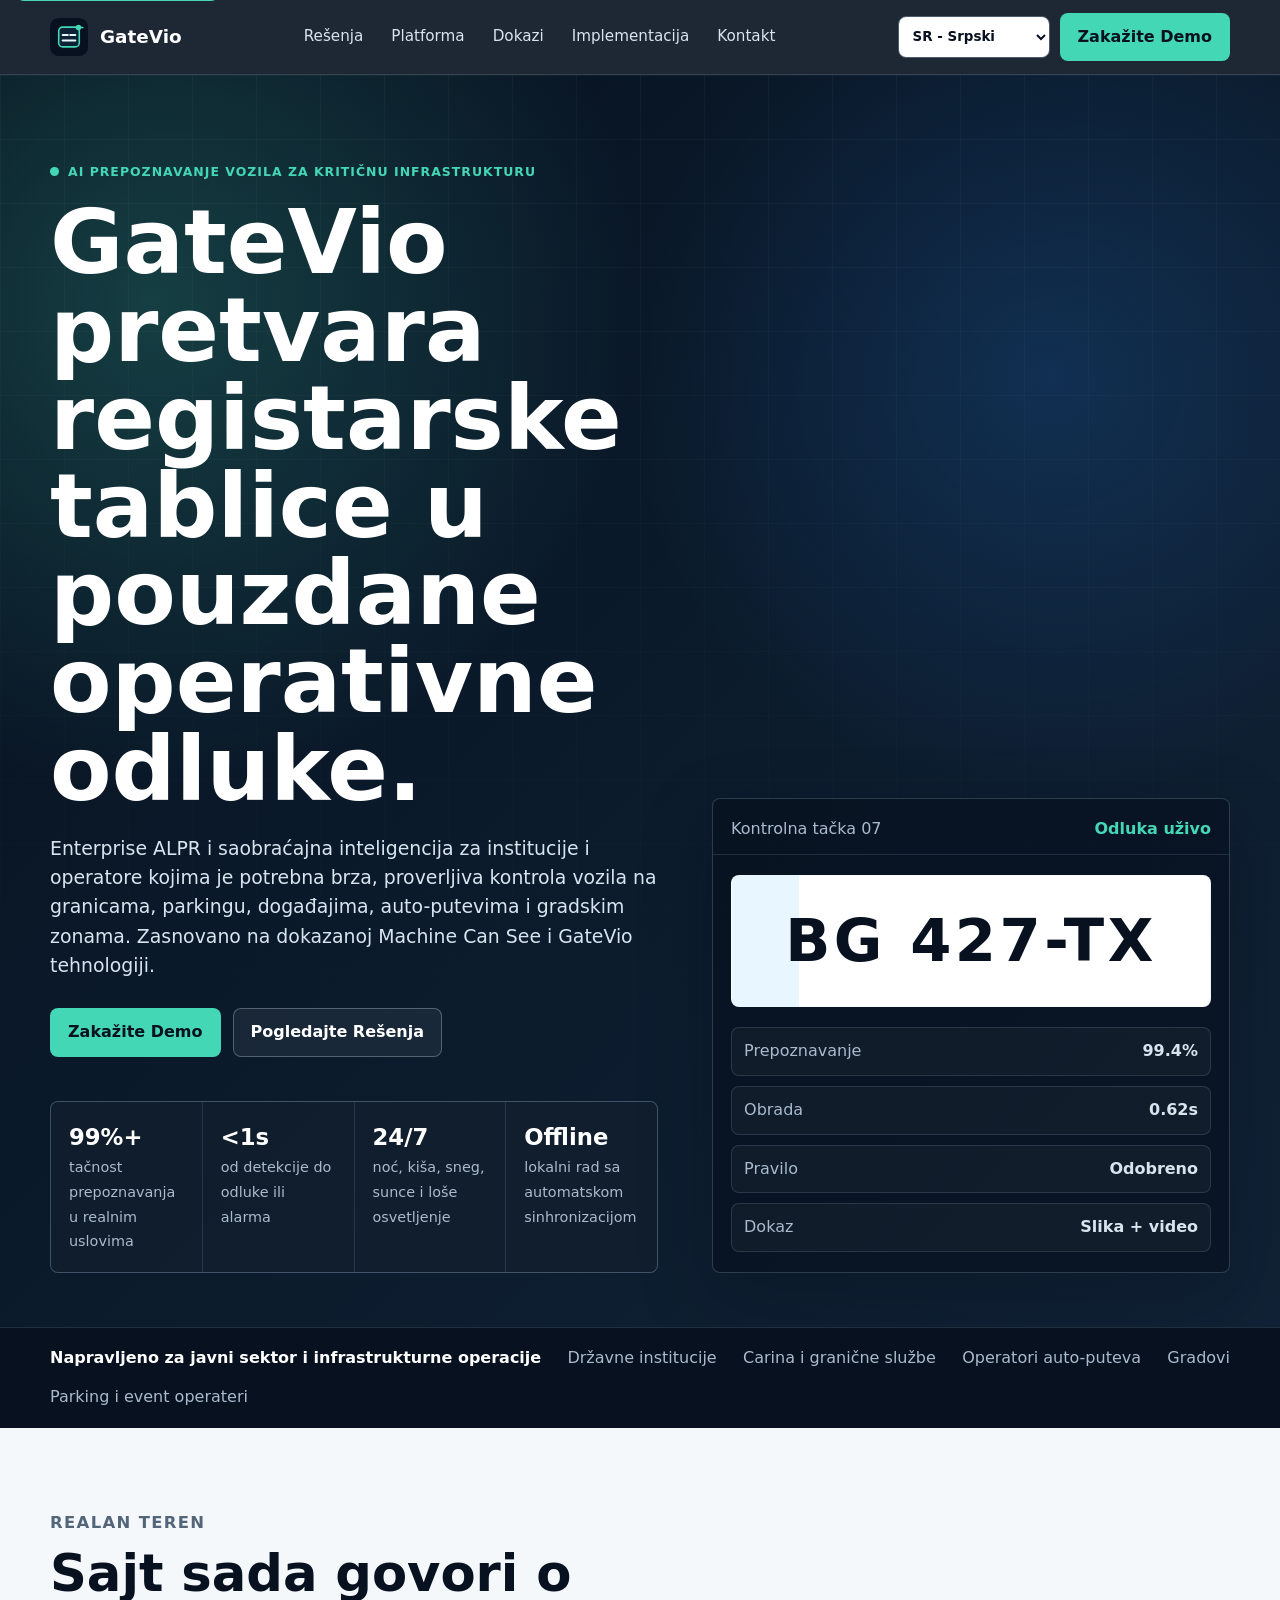
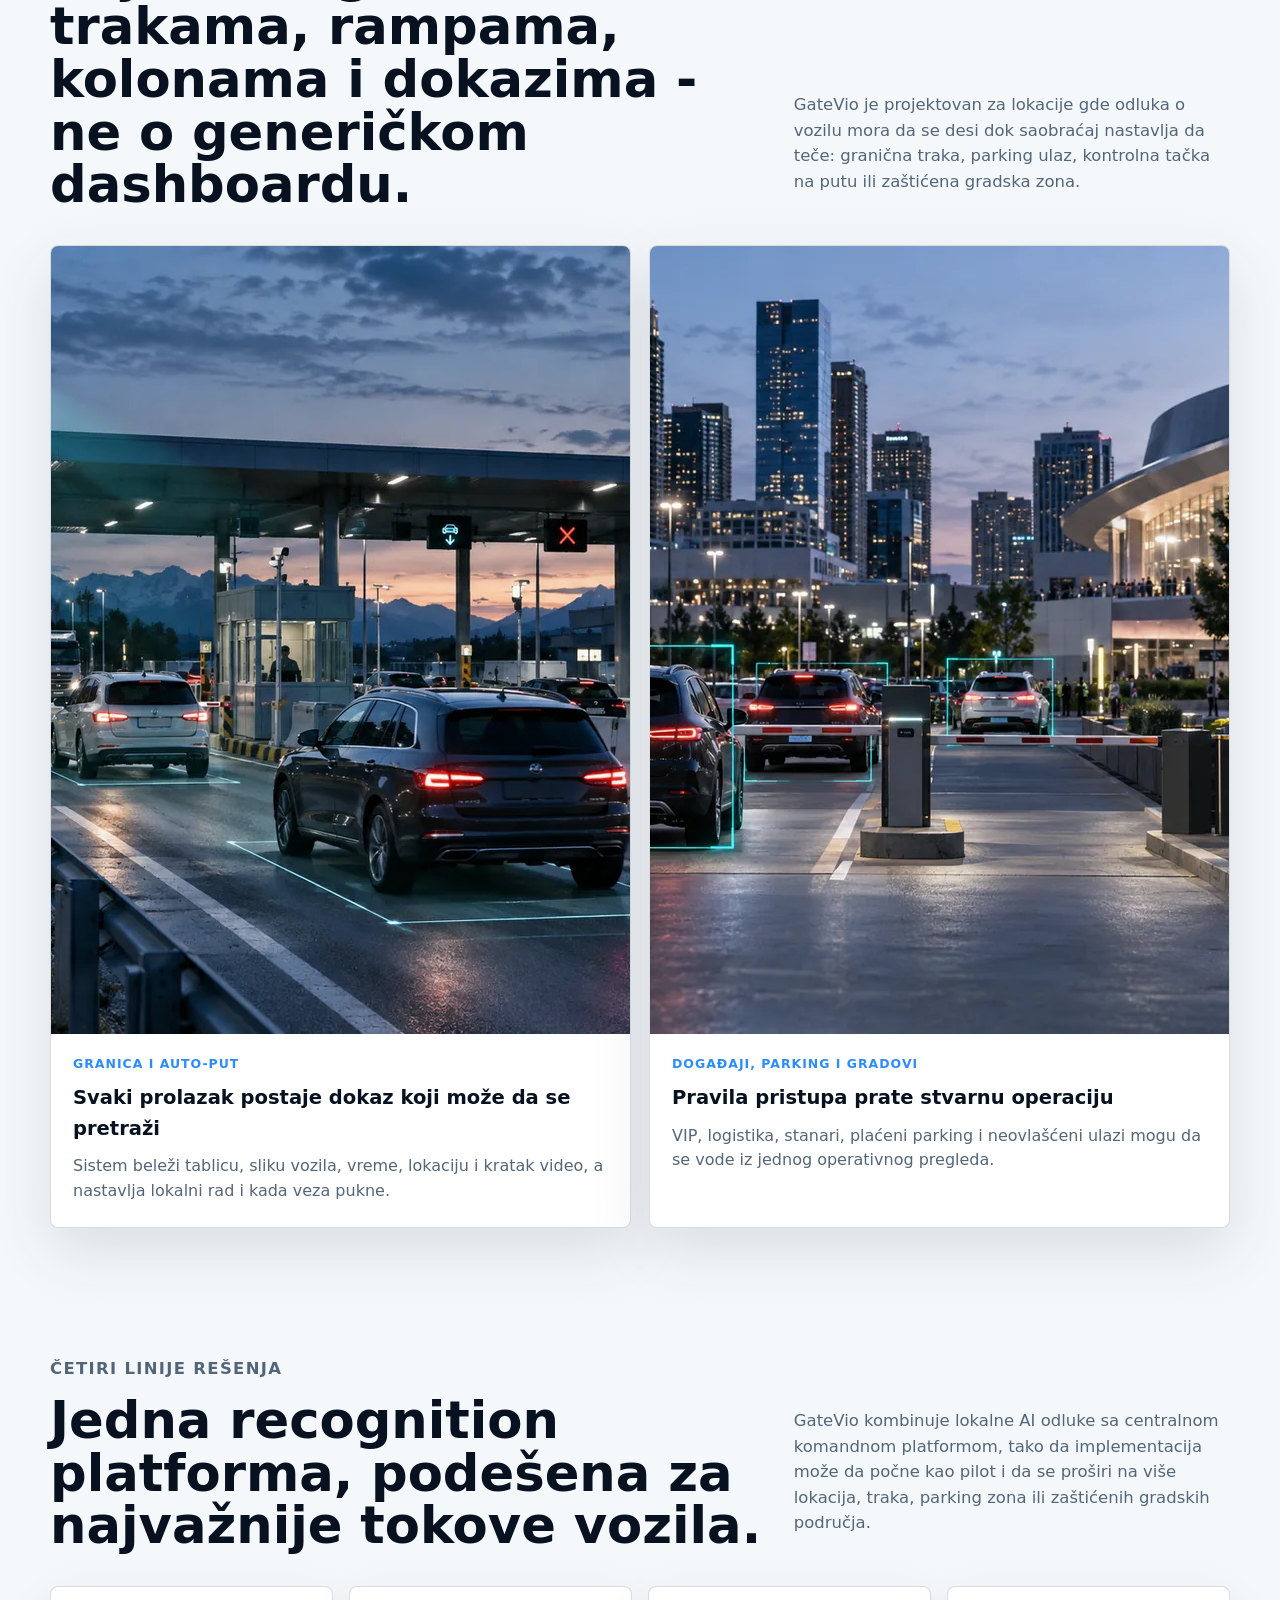
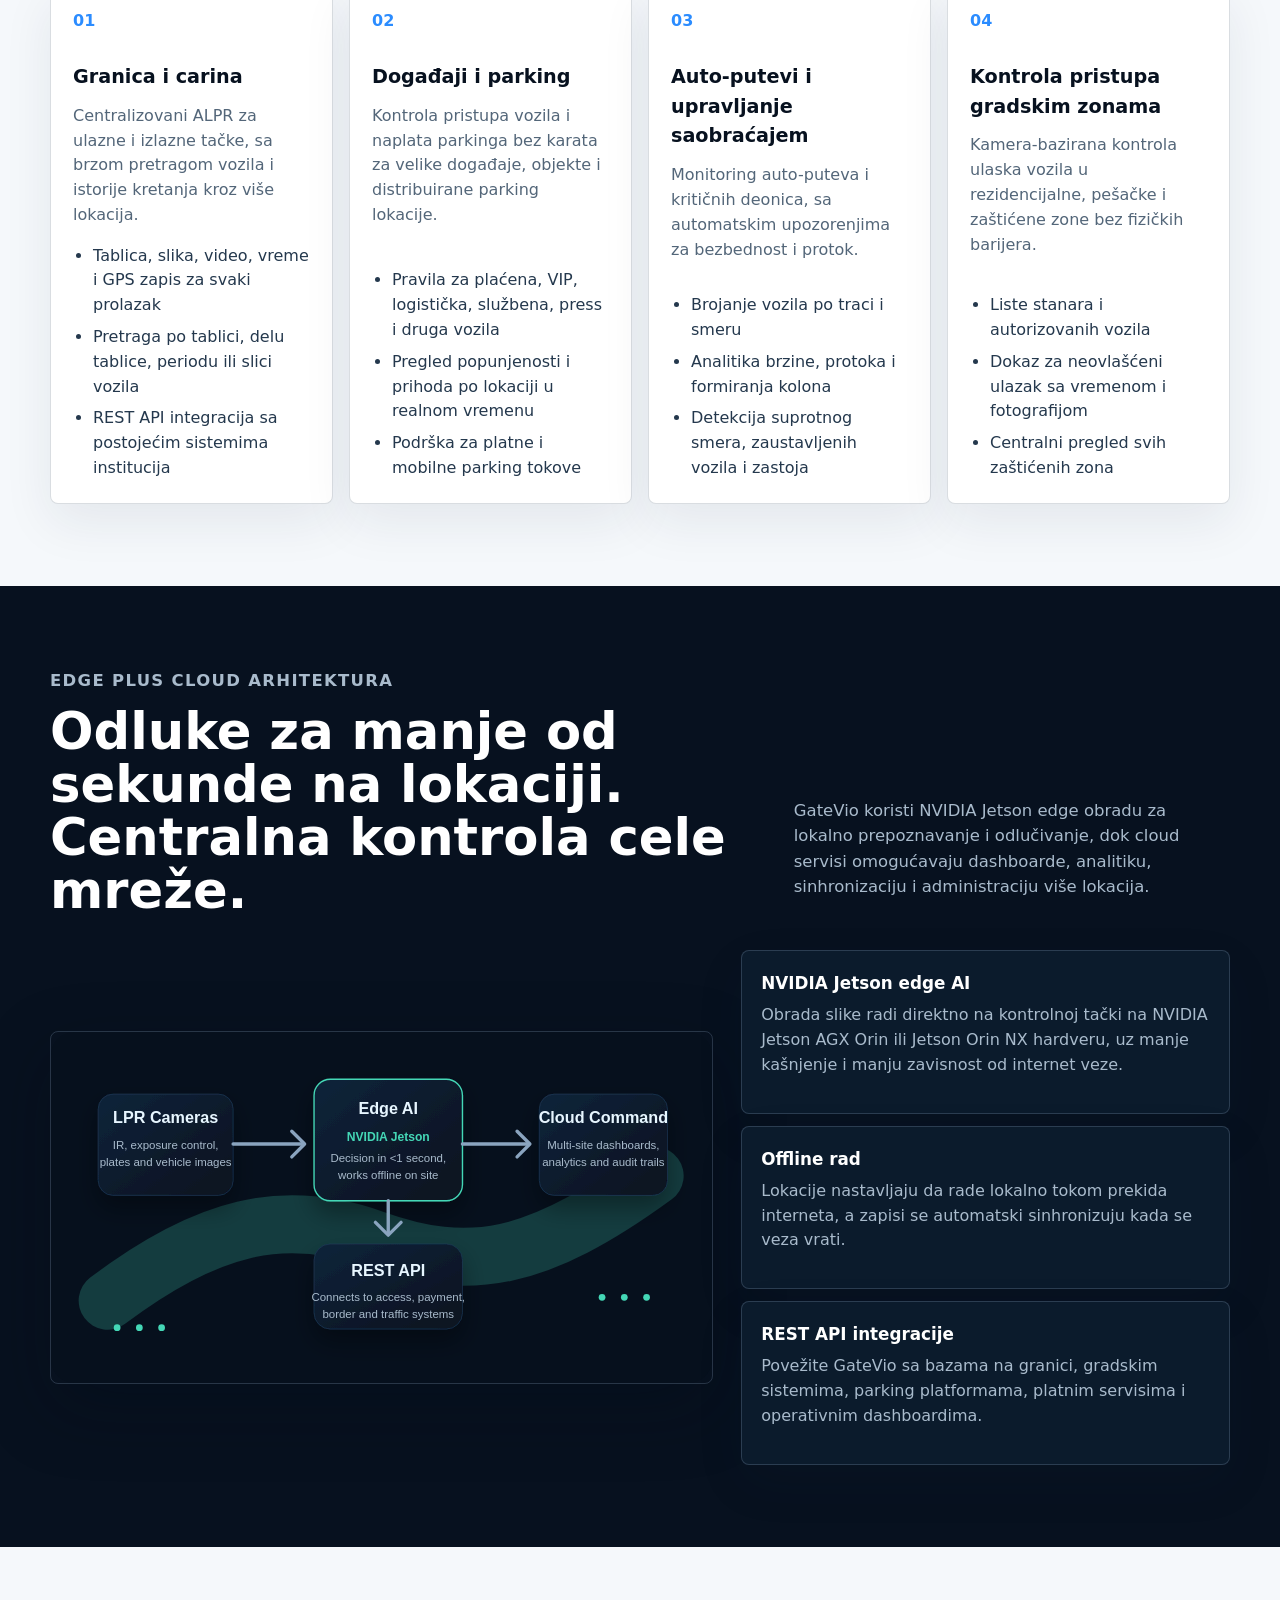
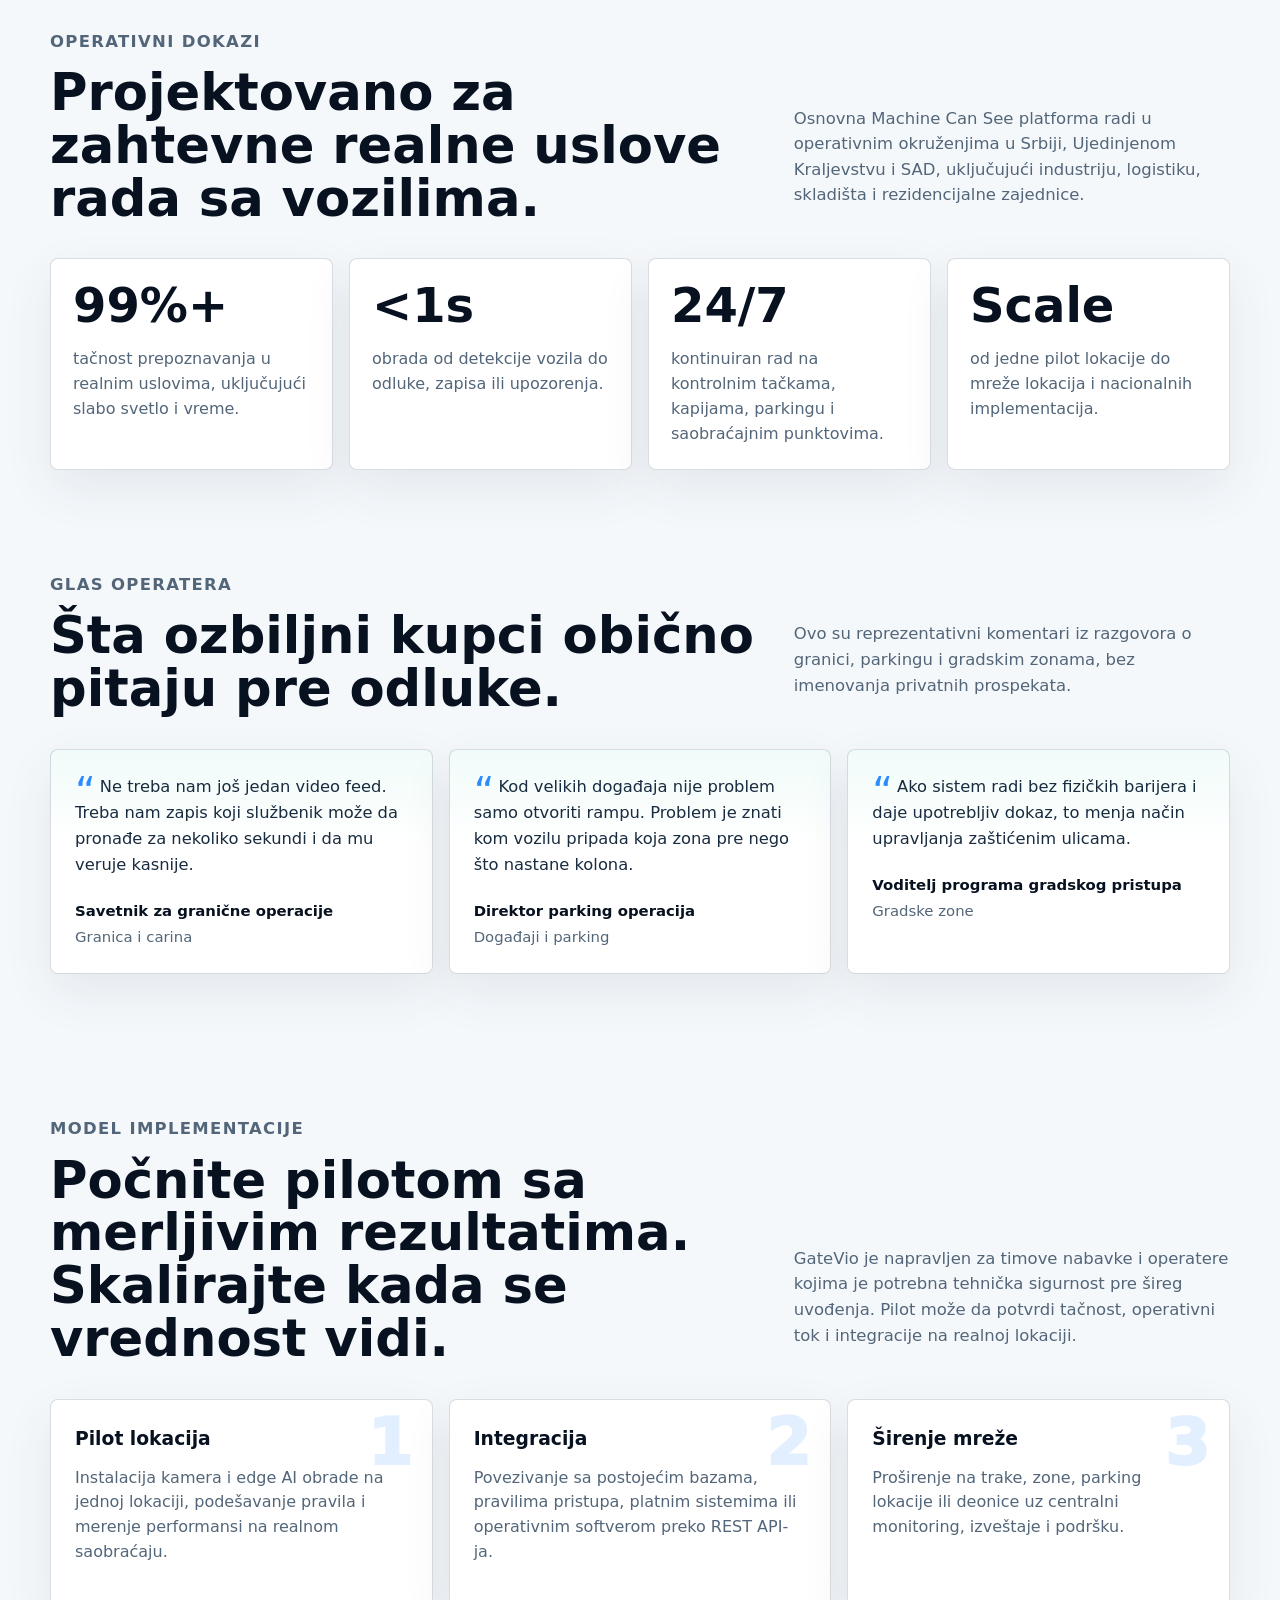
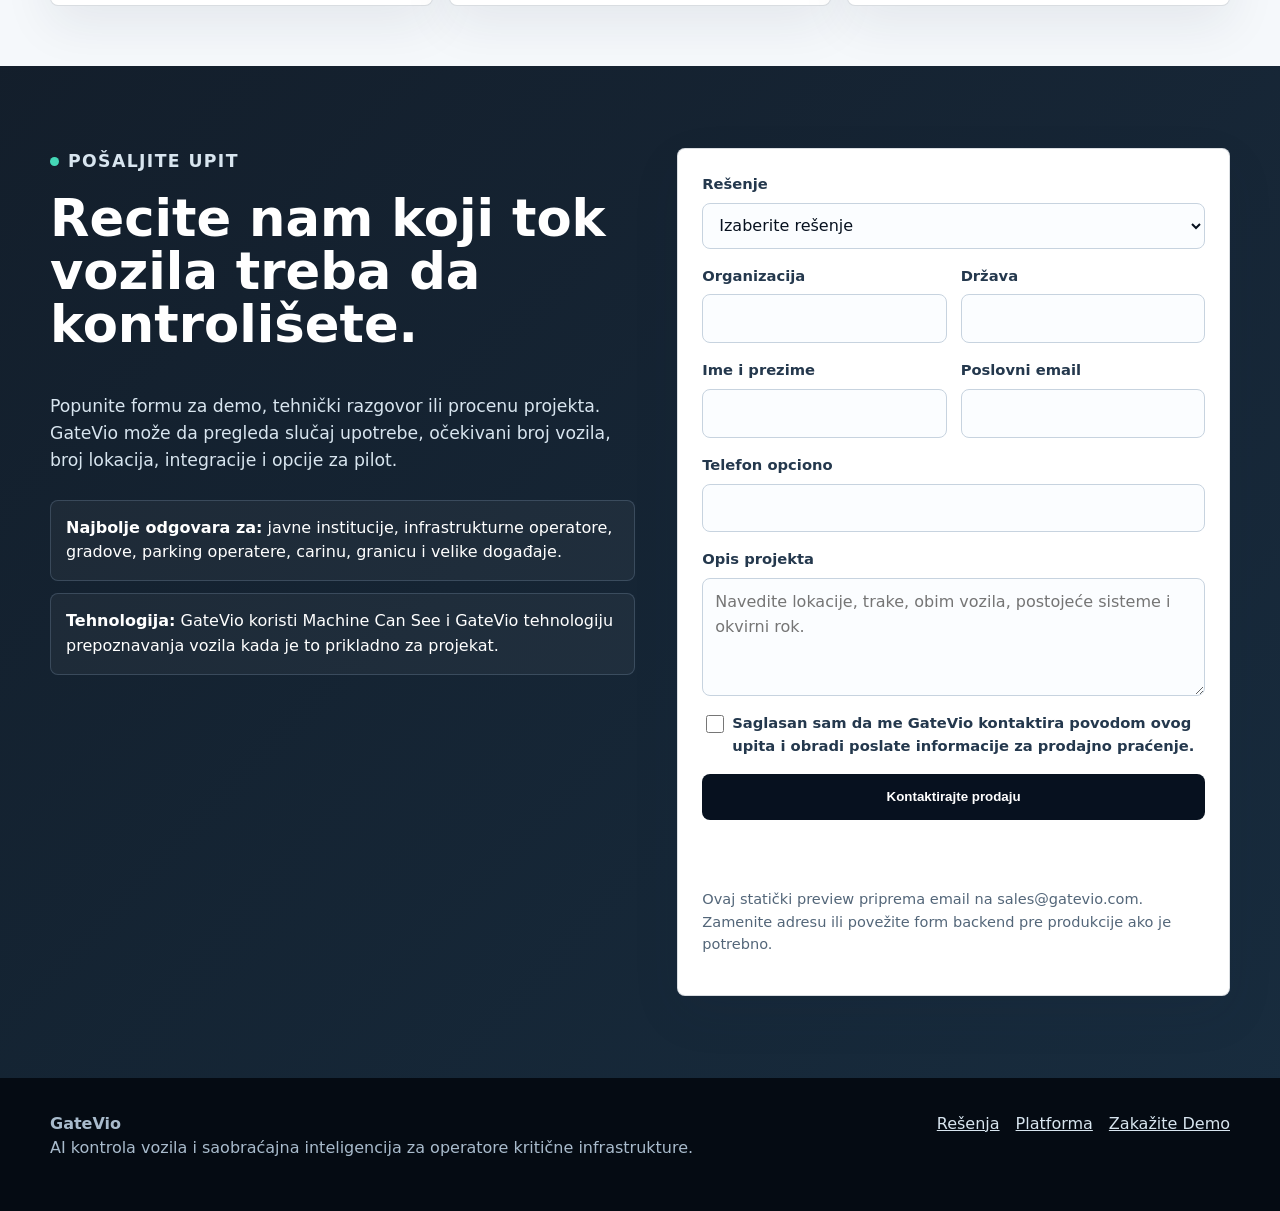
<file: sr/index.html>
<!doctype html>
<html lang="sr" dir="ltr">
  <head>
    <meta charset="utf-8">
    <meta name="viewport" content="width=device-width, initial-scale=1">
    <title>GateVio - AI kontrola vozila i saobraćajna inteligencija</title>
    <meta name="description" content="GateVio razvija AI sisteme za prepoznavanje vozila na granicama, parkingu, događajima, auto-putevima i zaštićenim gradskim zonama.">
    <link rel="canonical" href="https://gatevio.com/sr/">
    <link rel="alternate" hreflang="en" href="https://gatevio.com/en/">
    <link rel="alternate" hreflang="sr" href="https://gatevio.com/sr/">
    <link rel="alternate" hreflang="de" href="https://gatevio.com/de/">
    <link rel="alternate" hreflang="fr" href="https://gatevio.com/fr/">
    <link rel="alternate" hreflang="es" href="https://gatevio.com/es/">
    <link rel="alternate" hreflang="ar" href="https://gatevio.com/ar/">
    <link rel="alternate" hreflang="ru" href="https://gatevio.com/ru/">
    <link rel="alternate" hreflang="zh-Hans" href="https://gatevio.com/zh/">
    <link rel="alternate" hreflang="x-default" href="https://gatevio.com/en/">
    <meta property="og:type" content="website">
    <meta property="og:site_name" content="GateVio">
    <meta property="og:title" content="GateVio - AI kontrola vozila i saobraćajna inteligencija">
    <meta property="og:description" content="99%+ prepoznavanje tablica, obrada ispod jedne sekunde, edge i cloud arhitektura, offline rad i REST API integracije.">
    <meta property="og:url" content="https://gatevio.com/sr/">
    <meta name="twitter:card" content="summary">
    <meta name="twitter:title" content="GateVio - AI kontrola vozila i saobraćajna inteligencija">
    <meta name="twitter:description" content="GateVio razvija AI sisteme za prepoznavanje vozila na granicama, parkingu, događajima, auto-putevima i zaštićenim gradskim zonama.">
    <link rel="icon" type="image/svg+xml" href="../assets/favicon.svg">
    <link rel="preload" href="../assets/styles.css" as="style">
    <link rel="stylesheet" href="../assets/styles.css">
    <script defer src="../assets/app.js"></script>
  </head>
  <body>
    <a class="skip-link" href="#main">Preskoči na sadržaj</a>
    <header class="site-header">
      <nav class="nav" aria-label="Glavna navigacija">
        <a class="brand" href="./" aria-label="GateVio">
          <img src="../assets/gatevio-mark.svg" alt="" width="38" height="38">
          <span>GateVio</span>
        </a>
        <div class="nav-links" data-nav-links>
          <a href="#solutions">Rešenja</a>
          <a href="#platform">Platforma</a>
          <a href="#proof">Dokazi</a>
          <a href="#deployment">Implementacija</a>
          <a href="#contact">Kontakt</a>
        </div>
        <div class="nav-actions">
          <div class="language-switch"><select aria-label="Jezik" data-language-select><option value="../en/">EN - English</option><option value="../sr/" selected>SR - Srpski</option><option value="../de/">DE - Deutsch</option><option value="../fr/">FR - Français</option><option value="../es/">ES - Español</option><option value="../ar/">AR - العربية</option><option value="../ru/">RU - Русский</option><option value="../zh/">ZH - 中文</option></select></div>
          <a class="button primary" href="#contact">Zakažite Demo</a>
          <button class="menu-toggle" type="button" data-menu-toggle aria-label="Otvori navigaciju" aria-expanded="false"><span></span></button>
        </div>
      </nav>
    </header>

    <main id="main">
      <section class="hero">
        <div class="hero-inner">
          <div>
            <p class="eyebrow">AI prepoznavanje vozila za kritičnu infrastrukturu</p>
            <h1>GateVio pretvara registarske tablice u pouzdane operativne odluke.</h1>
            <p class="hero-copy">Enterprise ALPR i saobraćajna inteligencija za institucije i operatore kojima je potrebna brza, proverljiva kontrola vozila na granicama, parkingu, događajima, auto-putevima i gradskim zonama. Zasnovano na dokazanoj Machine Can See i GateVio tehnologiji.</p>
            <div class="hero-actions">
              <a class="button primary" href="#contact">Zakažite Demo</a>
              <a class="button secondary" href="#solutions">Pogledajte Rešenja</a>
            </div>
            <div class="hero-proof" aria-label="Ključne metrike platforme">
              <div class="proof-item"><strong>99%+</strong><span>tačnost prepoznavanja u realnim uslovima</span></div>
              <div class="proof-item"><strong>&lt;1s</strong><span>od detekcije do odluke ili alarma</span></div>
              <div class="proof-item"><strong>24/7</strong><span>noć, kiša, sneg, sunce i loše osvetljenje</span></div>
              <div class="proof-item"><strong>Offline</strong><span>lokalni rad sa automatskom sinhronizacijom</span></div>
            </div>
          </div>
          <aside class="signal-panel" aria-label="Primer panela za odluku o vozilu">
            <div class="signal-header"><span>Kontrolna tačka 07</span><span class="signal-live">Odluka uživo</span></div>
            <div class="plate" aria-label="Primer prepoznate tablice">BG 427-TX</div>
            <div class="decision-list">
              <div><span>Prepoznavanje</span><strong>99.4%</strong></div>
              <div><span>Obrada</span><strong>0.62s</strong></div>
              <div><span>Pravilo</span><strong>Odobreno</strong></div>
              <div><span>Dokaz</span><strong>Slika + video</strong></div>
            </div>
          </aside>
        </div>
      </section>

      <div class="trust-strip" aria-label="Ciljni sektori"><div class="trust-inner"><strong>Napravljeno za javni sektor i infrastrukturne operacije</strong><span>Državne institucije</span><span>Carina i granične službe</span><span>Operatori auto-puteva</span><span>Gradovi</span><span>Parking i event operateri</span></div></div>

      <section class="section field-section" id="field">
        <div class="section-head"><div><p class="section-kicker">Realan teren</p><h2>Sajt sada govori o trakama, rampama, kolonama i dokazima - ne o generičkom dashboardu.</h2></div><p>GateVio je projektovan za lokacije gde odluka o vozilu mora da se desi dok saobraćaj nastavlja da teče: granična traka, parking ulaz, kontrolna tačka na putu ili zaštićena gradska zona.</p></div>
        <div class="field-grid">
          <article class="field-card"><img src="../assets/border-control-ai.webp" alt="Granična kontrolna tačka sa kamerama za prepoznavanje vozila" loading="lazy" width="1400" height="788"><div class="field-card-body"><span>Granica i auto-put</span><h3>Svaki prolazak postaje dokaz koji može da se pretraži</h3><p>Sistem beleži tablicu, sliku vozila, vreme, lokaciju i kratak video, a nastavlja lokalni rad i kada veza pukne.</p></div></article>
          <article class="field-card"><img src="../assets/urban-parking-ai.webp" alt="Pametan gradski parking ulaz za događaje sa kamerama za prepoznavanje vozila" loading="lazy" width="1400" height="788"><div class="field-card-body"><span>Događaji, parking i gradovi</span><h3>Pravila pristupa prate stvarnu operaciju</h3><p>VIP, logistika, stanari, plaćeni parking i neovlašćeni ulazi mogu da se vode iz jednog operativnog pregleda.</p></div></article>
        </div>
      </section>

      <section class="section" id="solutions">
        <div class="section-head"><div><p class="section-kicker">Četiri linije rešenja</p><h2>Jedna recognition platforma, podešena za najvažnije tokove vozila.</h2></div><p>GateVio kombinuje lokalne AI odluke sa centralnom komandnom platformom, tako da implementacija može da počne kao pilot i da se proširi na više lokacija, traka, parking zona ili zaštićenih gradskih područja.</p></div>
        <div class="solution-grid">
          <article class="solution-card"><div class="solution-number">01</div><h3>Granica i carina</h3><p>Centralizovani ALPR za ulazne i izlazne tačke, sa brzom pretragom vozila i istorije kretanja kroz više lokacija.</p><ul><li>Tablica, slika, video, vreme i GPS zapis za svaki prolazak</li><li>Pretraga po tablici, delu tablice, periodu ili slici vozila</li><li>REST API integracija sa postojećim sistemima institucija</li></ul></article>
          <article class="solution-card"><div class="solution-number">02</div><h3>Događaji i parking</h3><p>Kontrola pristupa vozila i naplata parkinga bez karata za velike događaje, objekte i distribuirane parking lokacije.</p><ul><li>Pravila za plaćena, VIP, logistička, službena, press i druga vozila</li><li>Pregled popunjenosti i prihoda po lokaciji u realnom vremenu</li><li>Podrška za platne i mobilne parking tokove</li></ul></article>
          <article class="solution-card"><div class="solution-number">03</div><h3>Auto-putevi i upravljanje saobraćajem</h3><p>Monitoring auto-puteva i kritičnih deonica, sa automatskim upozorenjima za bezbednost i protok.</p><ul><li>Brojanje vozila po traci i smeru</li><li>Analitika brzine, protoka i formiranja kolona</li><li>Detekcija suprotnog smera, zaustavljenih vozila i zastoja</li></ul></article>
          <article class="solution-card"><div class="solution-number">04</div><h3>Kontrola pristupa gradskim zonama</h3><p>Kamera-bazirana kontrola ulaska vozila u rezidencijalne, pešačke i zaštićene zone bez fizičkih barijera.</p><ul><li>Liste stanara i autorizovanih vozila</li><li>Dokaz za neovlašćeni ulazak sa vremenom i fotografijom</li><li>Centralni pregled svih zaštićenih zona</li></ul></article>
        </div>
      </section>

      <section class="architecture-band" id="platform">
        <div class="section">
          <div class="section-head"><div><p class="section-kicker">Edge plus cloud arhitektura</p><h2>Odluke za manje od sekunde na lokaciji. Centralna kontrola cele mreže.</h2></div><p>GateVio koristi NVIDIA Jetson edge obradu za lokalno prepoznavanje i odlučivanje, dok cloud servisi omogućavaju dashboarde, analitiku, sinhronizaciju i administraciju više lokacija.</p></div>
          <div class="architecture-layout">
            <img class="diagram" src="../assets/platform-diagram.svg" alt="GateVio arhitektura sa kamerama, NVIDIA Jetson edge AI obradom, cloud komandom i REST API integracijama">
            <div class="feature-stack"><article class="feature-card"><h3>NVIDIA Jetson edge AI</h3><p>Obrada slike radi direktno na kontrolnoj tački na NVIDIA Jetson AGX Orin ili Jetson Orin NX hardveru, uz manje kašnjenje i manju zavisnost od internet veze.</p></article><article class="feature-card"><h3>Offline rad</h3><p>Lokacije nastavljaju da rade lokalno tokom prekida interneta, a zapisi se automatski sinhronizuju kada se veza vrati.</p></article><article class="feature-card"><h3>REST API integracije</h3><p>Povežite GateVio sa bazama na granici, gradskim sistemima, parking platformama, platnim servisima i operativnim dashboardima.</p></article></div>
          </div>
        </div>
      </section>

      <section class="section" id="proof">
        <div class="section-head"><div><p class="section-kicker">Operativni dokazi</p><h2>Projektovano za zahtevne realne uslove rada sa vozilima.</h2></div><p>Osnovna Machine Can See platforma radi u operativnim okruženjima u Srbiji, Ujedinjenom Kraljevstvu i SAD, uključujući industriju, logistiku, skladišta i rezidencijalne zajednice.</p></div>
        <div class="metric-grid"><article class="metric-card"><strong>99%+</strong><span>tačnost prepoznavanja u realnim uslovima, uključujući slabo svetlo i vreme.</span></article><article class="metric-card"><strong>&lt;1s</strong><span>obrada od detekcije vozila do odluke, zapisa ili upozorenja.</span></article><article class="metric-card"><strong>24/7</strong><span>kontinuiran rad na kontrolnim tačkama, kapijama, parkingu i saobraćajnim punktovima.</span></article><article class="metric-card"><strong>Scale</strong><span>od jedne pilot lokacije do mreže lokacija i nacionalnih implementacija.</span></article></div>
      </section>

      <section class="section testimonials-section">
        <div class="section-head"><div><p class="section-kicker">Glas operatera</p><h2>Šta ozbiljni kupci obično pitaju pre odluke.</h2></div><p>Ovo su reprezentativni komentari iz razgovora o granici, parkingu i gradskim zonama, bez imenovanja privatnih prospekata.</p></div>
        <div class="testimonial-grid">
          <figure class="testimonial-card"><blockquote>Ne treba nam još jedan video feed. Treba nam zapis koji službenik može da pronađe za nekoliko sekundi i da mu veruje kasnije.</blockquote><figcaption><strong>Savetnik za granične operacije</strong><span>Granica i carina</span></figcaption></figure>
          <figure class="testimonial-card"><blockquote>Kod velikih događaja nije problem samo otvoriti rampu. Problem je znati kom vozilu pripada koja zona pre nego što nastane kolona.</blockquote><figcaption><strong>Direktor parking operacija</strong><span>Događaji i parking</span></figcaption></figure>
          <figure class="testimonial-card"><blockquote>Ako sistem radi bez fizičkih barijera i daje upotrebljiv dokaz, to menja način upravljanja zaštićenim ulicama.</blockquote><figcaption><strong>Voditelj programa gradskog pristupa</strong><span>Gradske zone</span></figcaption></figure>
        </div>
      </section>

      <section class="section compact" id="deployment">
        <div class="section-head"><div><p class="section-kicker">Model implementacije</p><h2>Počnite pilotom sa merljivim rezultatima. Skalirajte kada se vrednost vidi.</h2></div><p>GateVio je napravljen za timove nabavke i operatere kojima je potrebna tehnička sigurnost pre šireg uvođenja. Pilot može da potvrdi tačnost, operativni tok i integracije na realnoj lokaciji.</p></div>
        <div class="process"><article class="step" data-step="1"><h3>Pilot lokacija</h3><p>Instalacija kamera i edge AI obrade na jednoj lokaciji, podešavanje pravila i merenje performansi na realnom saobraćaju.</p></article><article class="step" data-step="2"><h3>Integracija</h3><p>Povezivanje sa postojećim bazama, pravilima pristupa, platnim sistemima ili operativnim softverom preko REST API-ja.</p></article><article class="step" data-step="3"><h3>Širenje mreže</h3><p>Proširenje na trake, zone, parking lokacije ili deonice uz centralni monitoring, izveštaje i podršku.</p></article></div>
      </section>

      <section class="contact-band" id="contact">
        <div class="section contact-layout">
          <div class="contact-copy">
            <p class="eyebrow">Pošaljite upit</p>
            <h2>Recite nam koji tok vozila treba da kontrolišete.</h2>
            <p>Popunite formu za demo, tehnički razgovor ili procenu projekta. GateVio može da pregleda slučaj upotrebe, očekivani broj vozila, broj lokacija, integracije i opcije za pilot.</p>
            <div class="contact-points"><div><strong>Najbolje odgovara za:</strong> javne institucije, infrastrukturne operatore, gradove, parking operatere, carinu, granicu i velike događaje.</div><div><strong>Tehnologija:</strong> GateVio koristi Machine Can See i GateVio tehnologiju prepoznavanja vozila kada je to prikladno za projekat.</div></div>
          </div>
          <div class="form-panel" aria-label="Forma za prodajni upit">
            <form class="inquiry-form" data-inquiry-form data-missing="Popunite obavezna polja i potvrdite saglasnost." data-ready="Otvara se email aplikacija sa pripremljenim upitom." data-subject="GateVio upit">
              <div class="field"><label for="solution">Rešenje</label><select id="solution" name="solution" required><option value="">Izaberite rešenje</option><option value="Granica i carina">Granica i carina</option><option value="Događaji i parking">Događaji i parking</option><option value="Auto-putevi i upravljanje saobraćajem">Auto-putevi i upravljanje saobraćajem</option><option value="Kontrola pristupa gradskim zonama">Kontrola pristupa gradskim zonama</option><option value="Više rešenja">Više rešenja</option></select></div>
              <div class="form-grid"><div class="field"><label for="organization">Organizacija</label><input id="organization" name="organization" autocomplete="organization" required></div><div class="field"><label for="country">Država</label><input id="country" name="country" autocomplete="country-name" required></div></div>
              <div class="form-grid"><div class="field"><label for="name">Ime i prezime</label><input id="name" name="name" autocomplete="name" required></div><div class="field"><label for="email">Poslovni email</label><input id="email" name="business_email" type="email" autocomplete="email" required></div></div>
              <div class="field"><label for="phone">Telefon opciono</label><input id="phone" name="phone" type="tel" autocomplete="tel"></div>
              <div class="field"><label for="description">Opis projekta</label><textarea id="description" name="project_description" required placeholder="Navedite lokacije, trake, obim vozila, postojeće sisteme i okvirni rok."></textarea></div>
              <div class="checkbox"><input id="consent" name="consent" type="checkbox" required><label for="consent">Saglasan sam da me GateVio kontaktira povodom ovog upita i obradi poslate informacije za prodajno praćenje.</label></div>
              <button class="button dark" type="submit">Kontaktirajte prodaju</button>
              <p class="form-status" data-form-status role="status" aria-live="polite"></p>
              <p class="form-note">Ovaj statički preview priprema email na sales@gatevio.com. Zamenite adresu ili povežite form backend pre produkcije ako je potrebno.</p>
            </form>
          </div>
        </div>
      </section>
    </main>

    <footer class="footer"><div class="footer-inner"><div><strong>GateVio</strong><p>AI kontrola vozila i saobraćajna inteligencija za operatore kritične infrastrukture.</p></div><div class="footer-links" aria-label="Linkovi u footeru"><a href="#solutions">Rešenja</a><a href="#platform">Platforma</a><a href="#contact">Zakažite Demo</a></div></div></footer>
  </body>
</html>
</file>
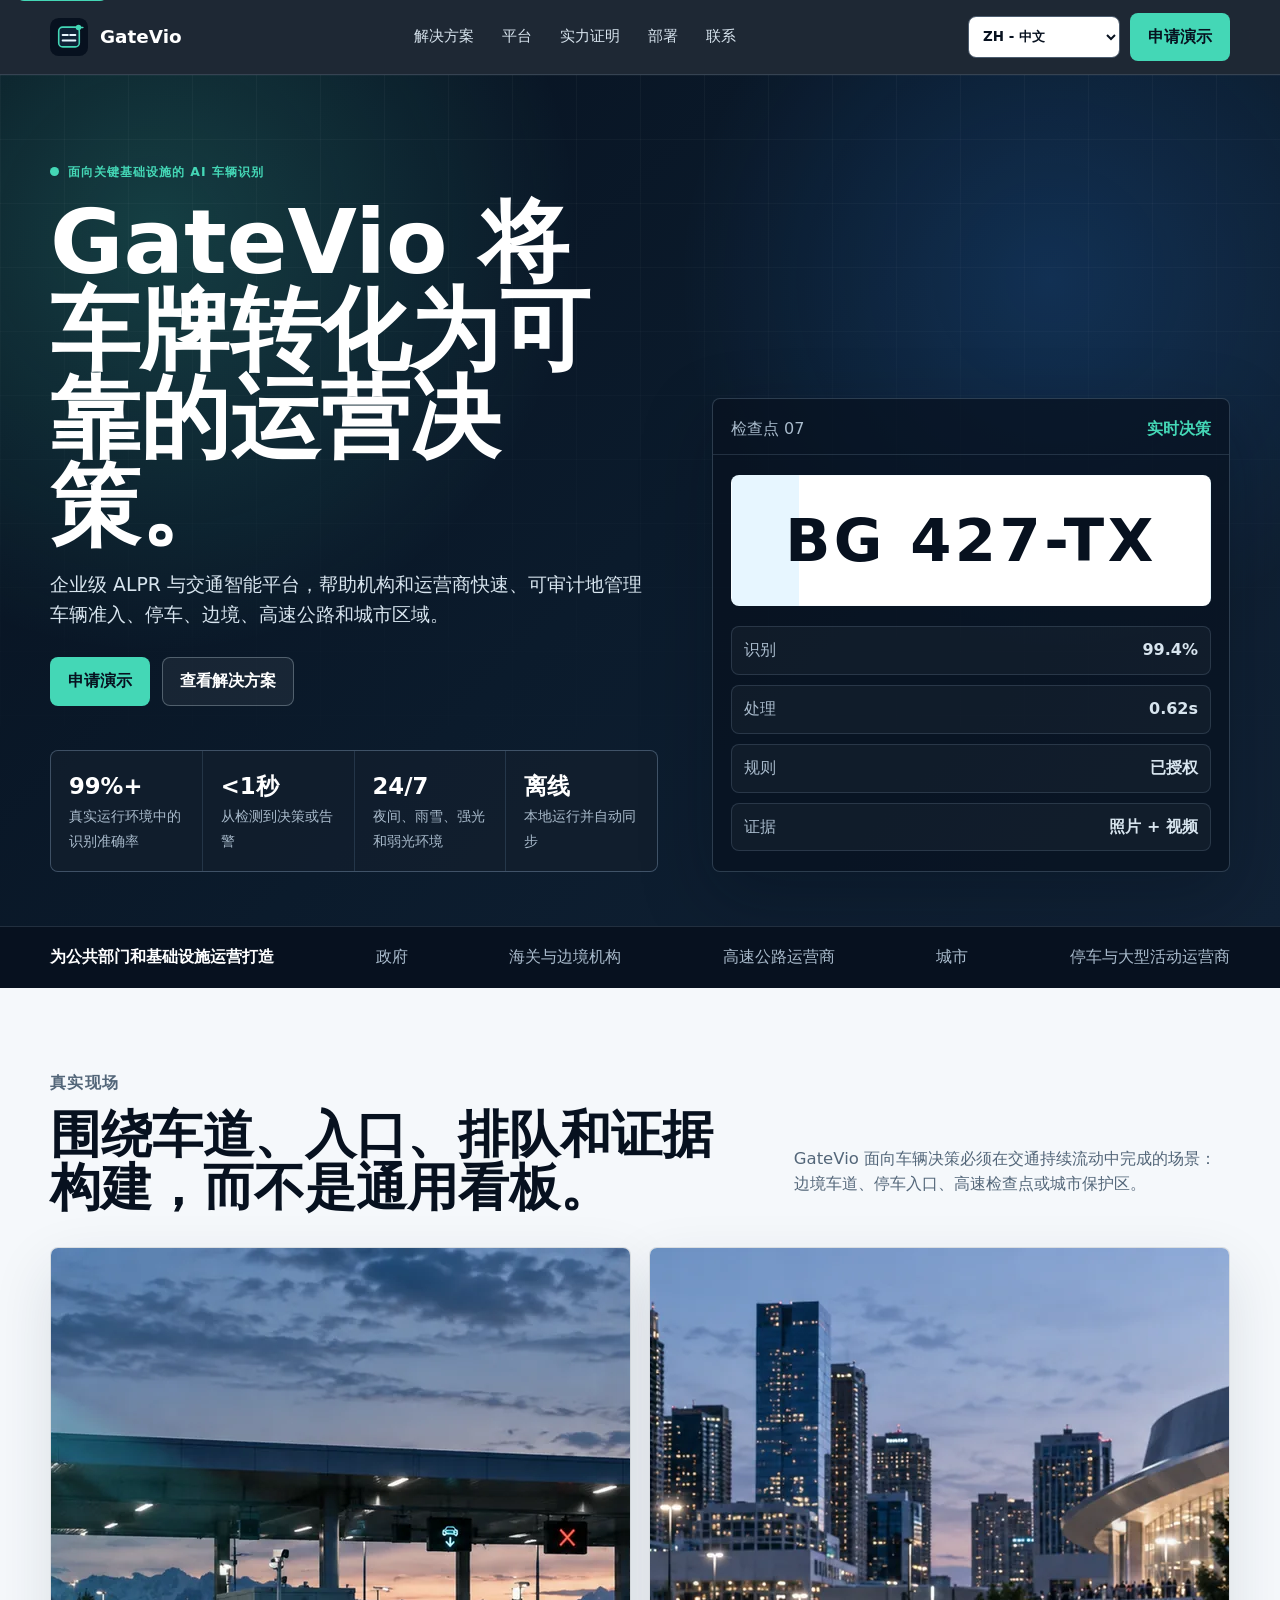
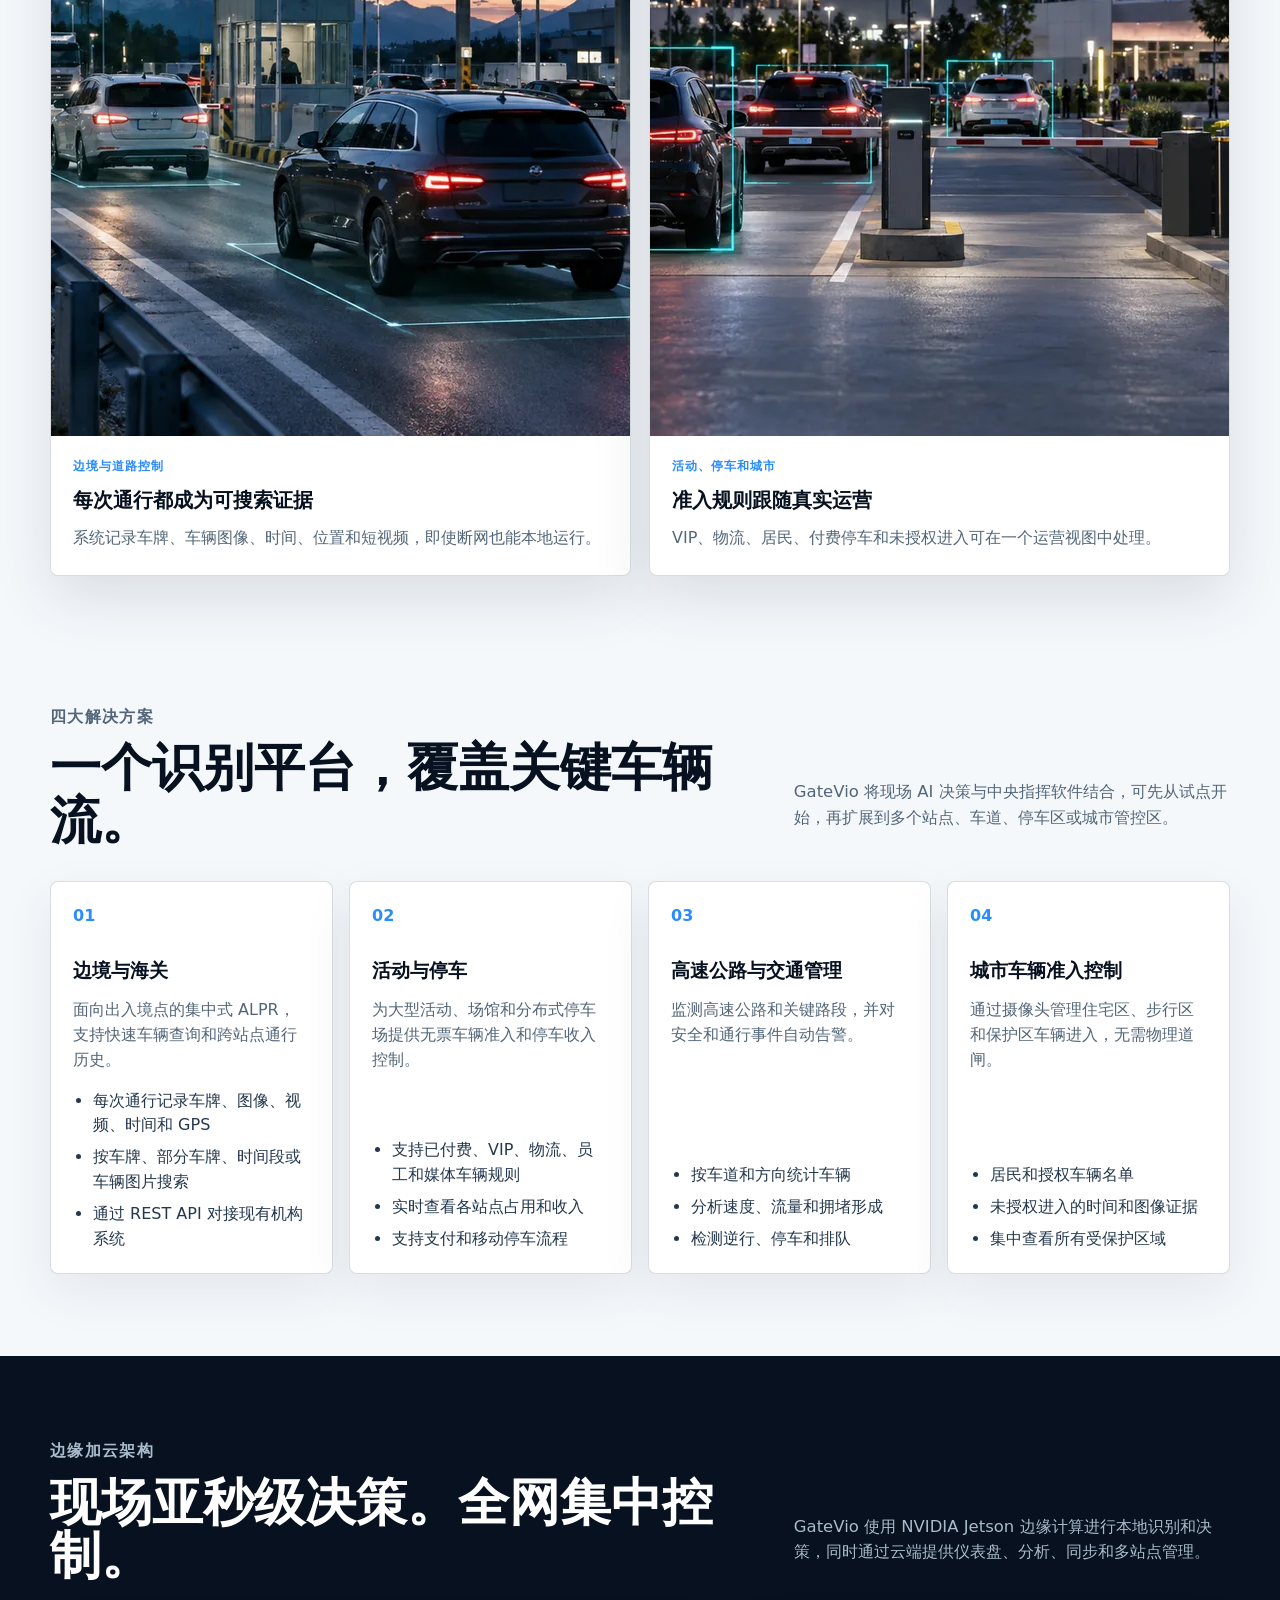
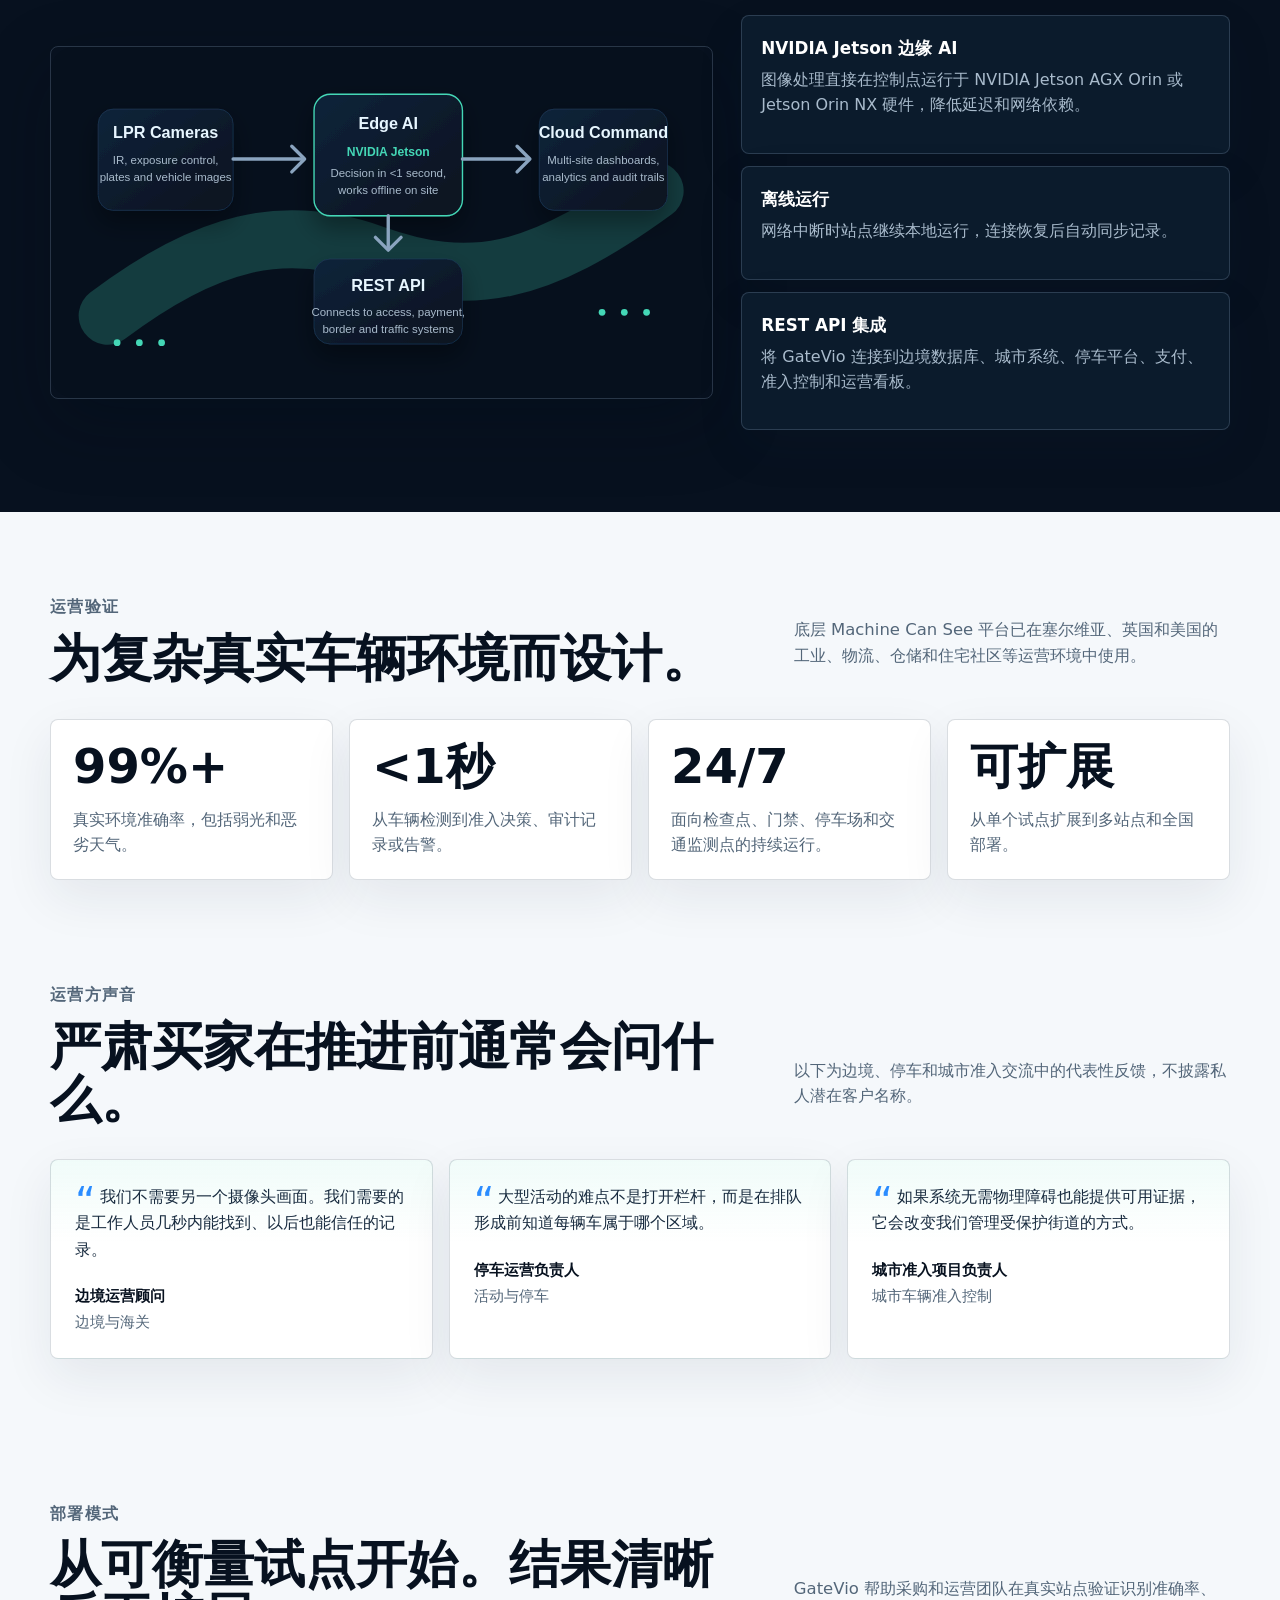
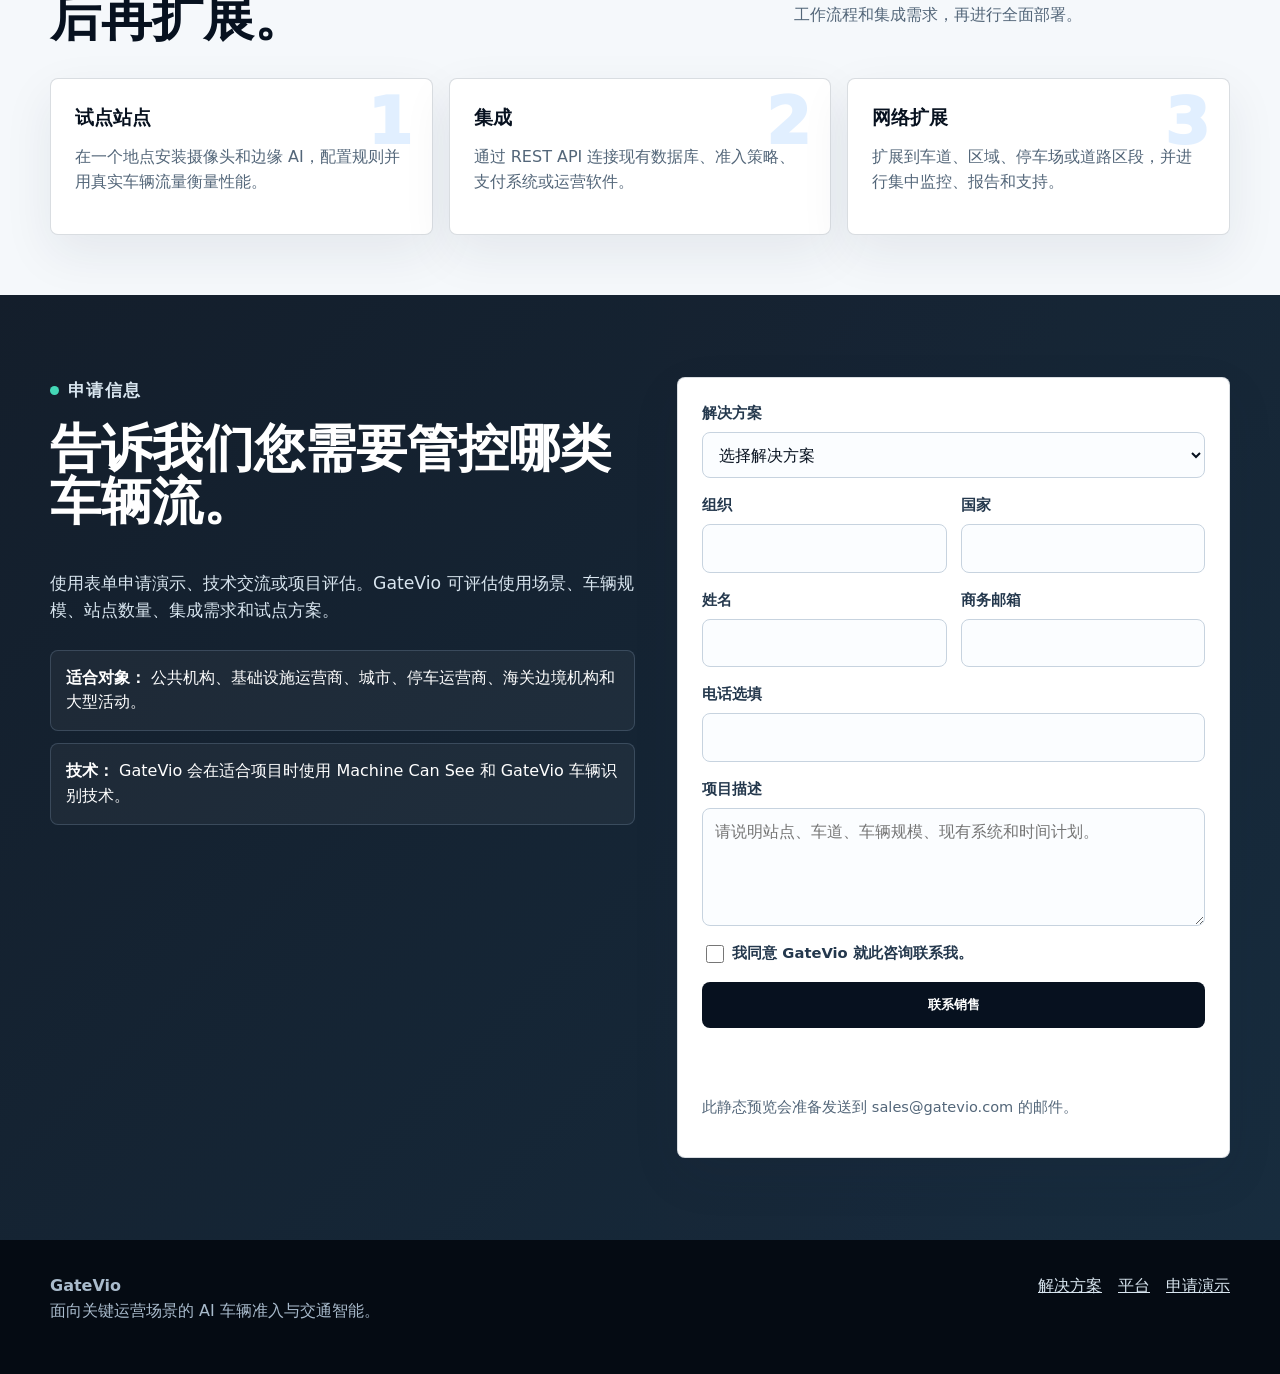
<file: zh/index.html>
<!doctype html>
<html lang="zh-Hans" dir="ltr">
  <head>
    <meta charset="utf-8">
    <meta name="viewport" content="width=device-width, initial-scale=1">
    <title>GateVio - AI 车辆准入与交通智能</title>
    <meta name="description" content="GateVio 为边境、海关、活动、停车、高速公路和城市管控区提供 AI 车辆识别系统。">
    <link rel="canonical" href="https://gatevio.com/zh/">
    <link rel="alternate" hreflang="en" href="https://gatevio.com/en/">
    <link rel="alternate" hreflang="sr" href="https://gatevio.com/sr/">
    <link rel="alternate" hreflang="de" href="https://gatevio.com/de/">
    <link rel="alternate" hreflang="fr" href="https://gatevio.com/fr/">
    <link rel="alternate" hreflang="es" href="https://gatevio.com/es/">
    <link rel="alternate" hreflang="ar" href="https://gatevio.com/ar/">
    <link rel="alternate" hreflang="ru" href="https://gatevio.com/ru/">
    <link rel="alternate" hreflang="zh-Hans" href="https://gatevio.com/zh/">
    <link rel="alternate" hreflang="x-default" href="https://gatevio.com/en/">
    <meta property="og:type" content="website">
    <meta property="og:site_name" content="GateVio">
    <meta property="og:title" content="GateVio - AI 车辆准入与交通智能">
    <meta property="og:description" content="99%+ ALPR 识别、亚秒级处理、边缘加云架构、离线运行和 REST API 集成。">
    <meta property="og:url" content="https://gatevio.com/zh/">
    <meta name="twitter:card" content="summary">
    <meta name="twitter:title" content="GateVio - AI 车辆准入与交通智能">
    <meta name="twitter:description" content="GateVio 为边境、海关、活动、停车、高速公路和城市管控区提供 AI 车辆识别系统。">
    <link rel="icon" type="image/svg+xml" href="../assets/favicon.svg">
    <link rel="preload" href="../assets/styles.css" as="style">
    <link rel="stylesheet" href="../assets/styles.css">
    <script defer src="../assets/app.js"></script>
  </head>
  <body>
    <a class="skip-link" href="#main">跳到内容</a>
    <header class="site-header">
      <nav class="nav" aria-label="主导航">
        <a class="brand" href="./" aria-label="GateVio">
          <img src="../assets/gatevio-mark.svg" alt="" width="38" height="38">
          <span>GateVio</span>
        </a>
        <div class="nav-links" data-nav-links>
          <a href="#solutions">解决方案</a>
          <a href="#platform">平台</a>
          <a href="#proof">实力证明</a>
          <a href="#deployment">部署</a>
          <a href="#contact">联系</a>
        </div>
        <div class="nav-actions">
          <div class="language-switch"><select aria-label="语言" data-language-select><option value="../en/">EN - English</option><option value="../sr/">SR - Srpski</option><option value="../de/">DE - Deutsch</option><option value="../fr/">FR - Français</option><option value="../es/">ES - Español</option><option value="../ar/">AR - العربية</option><option value="../ru/">RU - Русский</option><option value="../zh/" selected>ZH - 中文</option></select></div>
          <a class="button primary" href="#contact">申请演示</a>
          <button class="menu-toggle" type="button" data-menu-toggle aria-label="打开导航" aria-expanded="false"><span></span></button>
        </div>
      </nav>
    </header>

    <main id="main">
      <section class="hero">
        <div class="hero-inner">
          <div>
            <p class="eyebrow">面向关键基础设施的 AI 车辆识别</p>
            <h1>GateVio 将车牌转化为可靠的运营决策。</h1>
            <p class="hero-copy">企业级 ALPR 与交通智能平台，帮助机构和运营商快速、可审计地管理车辆准入、停车、边境、高速公路和城市区域。</p>
            <div class="hero-actions">
              <a class="button primary" href="#contact">申请演示</a>
              <a class="button secondary" href="#solutions">查看解决方案</a>
            </div>
            <div class="hero-proof" aria-label="平台关键指标">
              <div class="proof-item"><strong>99%+</strong><span>真实运行环境中的识别准确率</span></div>
              <div class="proof-item"><strong>&lt;1秒</strong><span>从检测到决策或告警</span></div>
              <div class="proof-item"><strong>24/7</strong><span>夜间、雨雪、强光和弱光环境</span></div>
              <div class="proof-item"><strong>离线</strong><span>本地运行并自动同步</span></div>
            </div>
          </div>
          <aside class="signal-panel" aria-label="车辆决策面板示例">
            <div class="signal-header"><span>检查点 07</span><span class="signal-live">实时决策</span></div>
            <div class="plate" aria-label="识别车牌示例">BG 427-TX</div>
            <div class="decision-list">
              <div><span>识别</span><strong>99.4%</strong></div>
              <div><span>处理</span><strong>0.62s</strong></div>
              <div><span>规则</span><strong>已授权</strong></div>
              <div><span>证据</span><strong>照片 + 视频</strong></div>
            </div>
          </aside>
        </div>
      </section>

      <div class="trust-strip" aria-label="目标行业"><div class="trust-inner"><strong>为公共部门和基础设施运营打造</strong><span>政府</span><span>海关与边境机构</span><span>高速公路运营商</span><span>城市</span><span>停车与大型活动运营商</span></div></div>

      <section class="section field-section" id="field">
        <div class="section-head"><div><p class="section-kicker">真实现场</p><h2>围绕车道、入口、排队和证据构建，而不是通用看板。</h2></div><p>GateVio 面向车辆决策必须在交通持续流动中完成的场景：边境车道、停车入口、高速检查点或城市保护区。</p></div>
        <div class="field-grid">
          <article class="field-card"><img src="../assets/border-control-ai.webp" alt="带车辆识别摄像头的边境检查点" loading="lazy" width="1400" height="788"><div class="field-card-body"><span>边境与道路控制</span><h3>每次通行都成为可搜索证据</h3><p>系统记录车牌、车辆图像、时间、位置和短视频，即使断网也能本地运行。</p></div></article>
          <article class="field-card"><img src="../assets/urban-parking-ai.webp" alt="带车辆识别摄像头的城市活动停车入口" loading="lazy" width="1400" height="788"><div class="field-card-body"><span>活动、停车和城市</span><h3>准入规则跟随真实运营</h3><p>VIP、物流、居民、付费停车和未授权进入可在一个运营视图中处理。</p></div></article>
        </div>
      </section>

      <section class="section" id="solutions">
        <div class="section-head"><div><p class="section-kicker">四大解决方案</p><h2>一个识别平台，覆盖关键车辆流。</h2></div><p>GateVio 将现场 AI 决策与中央指挥软件结合，可先从试点开始，再扩展到多个站点、车道、停车区或城市管控区。</p></div>
        <div class="solution-grid">
          <article class="solution-card"><div class="solution-number">01</div><h3>边境与海关</h3><p>面向出入境点的集中式 ALPR，支持快速车辆查询和跨站点通行历史。</p><ul><li>每次通行记录车牌、图像、视频、时间和 GPS</li><li>按车牌、部分车牌、时间段或车辆图片搜索</li><li>通过 REST API 对接现有机构系统</li></ul></article>
          <article class="solution-card"><div class="solution-number">02</div><h3>活动与停车</h3><p>为大型活动、场馆和分布式停车场提供无票车辆准入和停车收入控制。</p><ul><li>支持已付费、VIP、物流、员工和媒体车辆规则</li><li>实时查看各站点占用和收入</li><li>支持支付和移动停车流程</li></ul></article>
          <article class="solution-card"><div class="solution-number">03</div><h3>高速公路与交通管理</h3><p>监测高速公路和关键路段，并对安全和通行事件自动告警。</p><ul><li>按车道和方向统计车辆</li><li>分析速度、流量和拥堵形成</li><li>检测逆行、停车和排队</li></ul></article>
          <article class="solution-card"><div class="solution-number">04</div><h3>城市车辆准入控制</h3><p>通过摄像头管理住宅区、步行区和保护区车辆进入，无需物理道闸。</p><ul><li>居民和授权车辆名单</li><li>未授权进入的时间和图像证据</li><li>集中查看所有受保护区域</li></ul></article>
        </div>
      </section>

      <section class="architecture-band" id="platform">
        <div class="section">
          <div class="section-head"><div><p class="section-kicker">边缘加云架构</p><h2>现场亚秒级决策。全网集中控制。</h2></div><p>GateVio 使用 NVIDIA Jetson 边缘计算进行本地识别和决策，同时通过云端提供仪表盘、分析、同步和多站点管理。</p></div>
          <div class="architecture-layout">
            <img class="diagram" src="../assets/platform-diagram.svg" alt="GateVio 架构图，包含摄像头、NVIDIA Jetson 边缘 AI、云端指挥和 REST API 集成">
            <div class="feature-stack"><article class="feature-card"><h3>NVIDIA Jetson 边缘 AI</h3><p>图像处理直接在控制点运行于 NVIDIA Jetson AGX Orin 或 Jetson Orin NX 硬件，降低延迟和网络依赖。</p></article><article class="feature-card"><h3>离线运行</h3><p>网络中断时站点继续本地运行，连接恢复后自动同步记录。</p></article><article class="feature-card"><h3>REST API 集成</h3><p>将 GateVio 连接到边境数据库、城市系统、停车平台、支付、准入控制和运营看板。</p></article></div>
          </div>
        </div>
      </section>

      <section class="section" id="proof">
        <div class="section-head"><div><p class="section-kicker">运营验证</p><h2>为复杂真实车辆环境而设计。</h2></div><p>底层 Machine Can See 平台已在塞尔维亚、英国和美国的工业、物流、仓储和住宅社区等运营环境中使用。</p></div>
        <div class="metric-grid"><article class="metric-card"><strong>99%+</strong><span>真实环境准确率，包括弱光和恶劣天气。</span></article><article class="metric-card"><strong>&lt;1秒</strong><span>从车辆检测到准入决策、审计记录或告警。</span></article><article class="metric-card"><strong>24/7</strong><span>面向检查点、门禁、停车场和交通监测点的持续运行。</span></article><article class="metric-card"><strong>可扩展</strong><span>从单个试点扩展到多站点和全国部署。</span></article></div>
      </section>

      <section class="section testimonials-section">
        <div class="section-head"><div><p class="section-kicker">运营方声音</p><h2>严肃买家在推进前通常会问什么。</h2></div><p>以下为边境、停车和城市准入交流中的代表性反馈，不披露私人潜在客户名称。</p></div>
        <div class="testimonial-grid">
          <figure class="testimonial-card"><blockquote>我们不需要另一个摄像头画面。我们需要的是工作人员几秒内能找到、以后也能信任的记录。</blockquote><figcaption><strong>边境运营顾问</strong><span>边境与海关</span></figcaption></figure>
          <figure class="testimonial-card"><blockquote>大型活动的难点不是打开栏杆，而是在排队形成前知道每辆车属于哪个区域。</blockquote><figcaption><strong>停车运营负责人</strong><span>活动与停车</span></figcaption></figure>
          <figure class="testimonial-card"><blockquote>如果系统无需物理障碍也能提供可用证据，它会改变我们管理受保护街道的方式。</blockquote><figcaption><strong>城市准入项目负责人</strong><span>城市车辆准入控制</span></figcaption></figure>
        </div>
      </section>

      <section class="section compact" id="deployment">
        <div class="section-head"><div><p class="section-kicker">部署模式</p><h2>从可衡量试点开始。结果清晰后再扩展。</h2></div><p>GateVio 帮助采购和运营团队在真实站点验证识别准确率、工作流程和集成需求，再进行全面部署。</p></div>
        <div class="process"><article class="step" data-step="1"><h3>试点站点</h3><p>在一个地点安装摄像头和边缘 AI，配置规则并用真实车辆流量衡量性能。</p></article><article class="step" data-step="2"><h3>集成</h3><p>通过 REST API 连接现有数据库、准入策略、支付系统或运营软件。</p></article><article class="step" data-step="3"><h3>网络扩展</h3><p>扩展到车道、区域、停车场或道路区段，并进行集中监控、报告和支持。</p></article></div>
      </section>

      <section class="contact-band" id="contact">
        <div class="section contact-layout">
          <div class="contact-copy">
            <p class="eyebrow">申请信息</p>
            <h2>告诉我们您需要管控哪类车辆流。</h2>
            <p>使用表单申请演示、技术交流或项目评估。GateVio 可评估使用场景、车辆规模、站点数量、集成需求和试点方案。</p>
            <div class="contact-points"><div><strong>适合对象：</strong> 公共机构、基础设施运营商、城市、停车运营商、海关边境机构和大型活动。</div><div><strong>技术：</strong> GateVio 会在适合项目时使用 Machine Can See 和 GateVio 车辆识别技术。</div></div>
          </div>
          <div class="form-panel" aria-label="销售咨询表单">
            <form class="inquiry-form" data-inquiry-form data-missing="请填写必填字段并确认同意。" data-ready="邮件应用将打开并生成咨询内容。" data-subject="GateVio 咨询">
              <div class="field"><label for="solution">解决方案</label><select id="solution" name="solution" required><option value="">选择解决方案</option><option value="边境与海关">边境与海关</option><option value="活动与停车">活动与停车</option><option value="高速公路与交通管理">高速公路与交通管理</option><option value="城市车辆准入控制">城市车辆准入控制</option><option value="多个解决方案">多个解决方案</option></select></div>
              <div class="form-grid"><div class="field"><label for="organization">组织</label><input id="organization" name="organization" autocomplete="organization" required></div><div class="field"><label for="country">国家</label><input id="country" name="country" autocomplete="country-name" required></div></div>
              <div class="form-grid"><div class="field"><label for="name">姓名</label><input id="name" name="name" autocomplete="name" required></div><div class="field"><label for="email">商务邮箱</label><input id="email" name="business_email" type="email" autocomplete="email" required></div></div>
              <div class="field"><label for="phone">电话选填</label><input id="phone" name="phone" type="tel" autocomplete="tel"></div>
              <div class="field"><label for="description">项目描述</label><textarea id="description" name="project_description" required placeholder="请说明站点、车道、车辆规模、现有系统和时间计划。"></textarea></div>
              <div class="checkbox"><input id="consent" name="consent" type="checkbox" required><label for="consent">我同意 GateVio 就此咨询联系我。</label></div>
              <button class="button dark" type="submit">联系销售</button>
              <p class="form-status" data-form-status role="status" aria-live="polite"></p>
              <p class="form-note">此静态预览会准备发送到 sales@gatevio.com 的邮件。</p>
            </form>
          </div>
        </div>
      </section>
    </main>

    <footer class="footer"><div class="footer-inner"><div><strong>GateVio</strong><p>面向关键运营场景的 AI 车辆准入与交通智能。</p></div><div class="footer-links" aria-label="页脚链接"><a href="#solutions">解决方案</a><a href="#platform">平台</a><a href="#contact">申请演示</a></div></div></footer>
  </body>
</html>
</file>
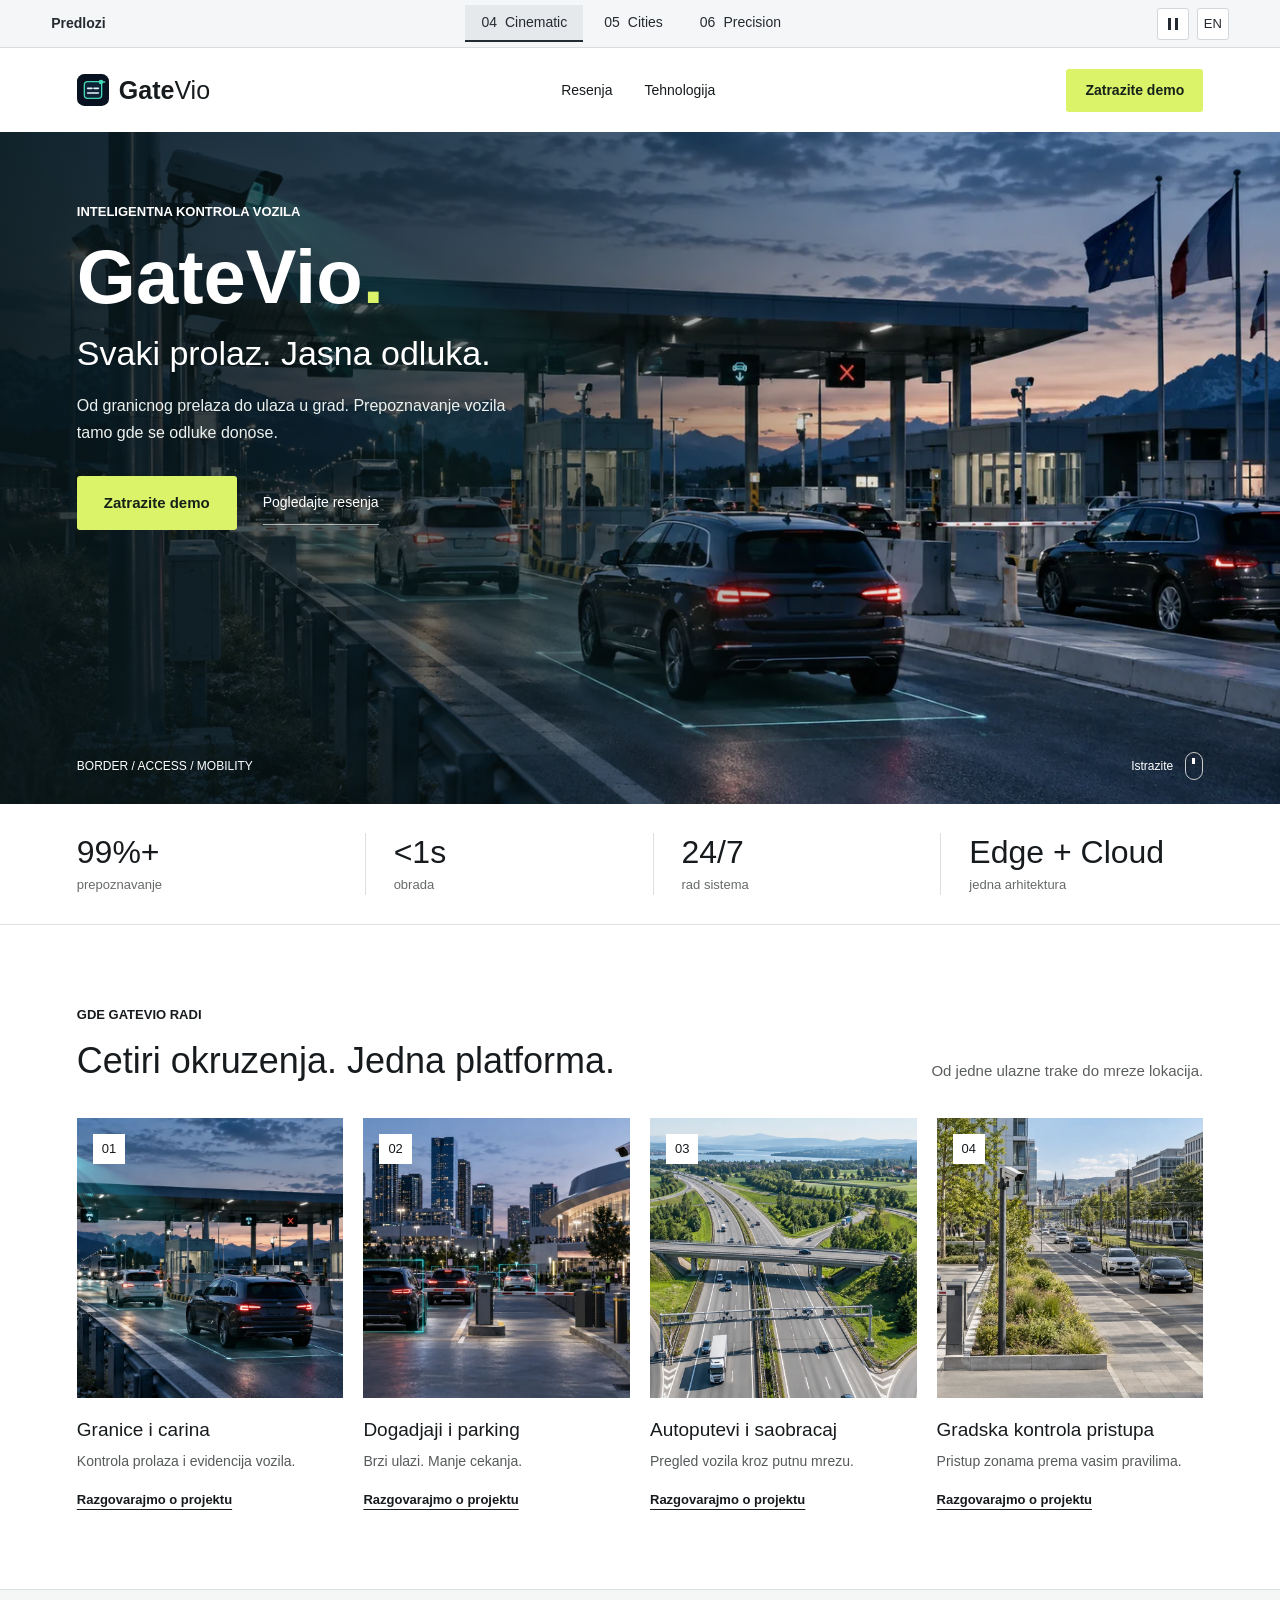
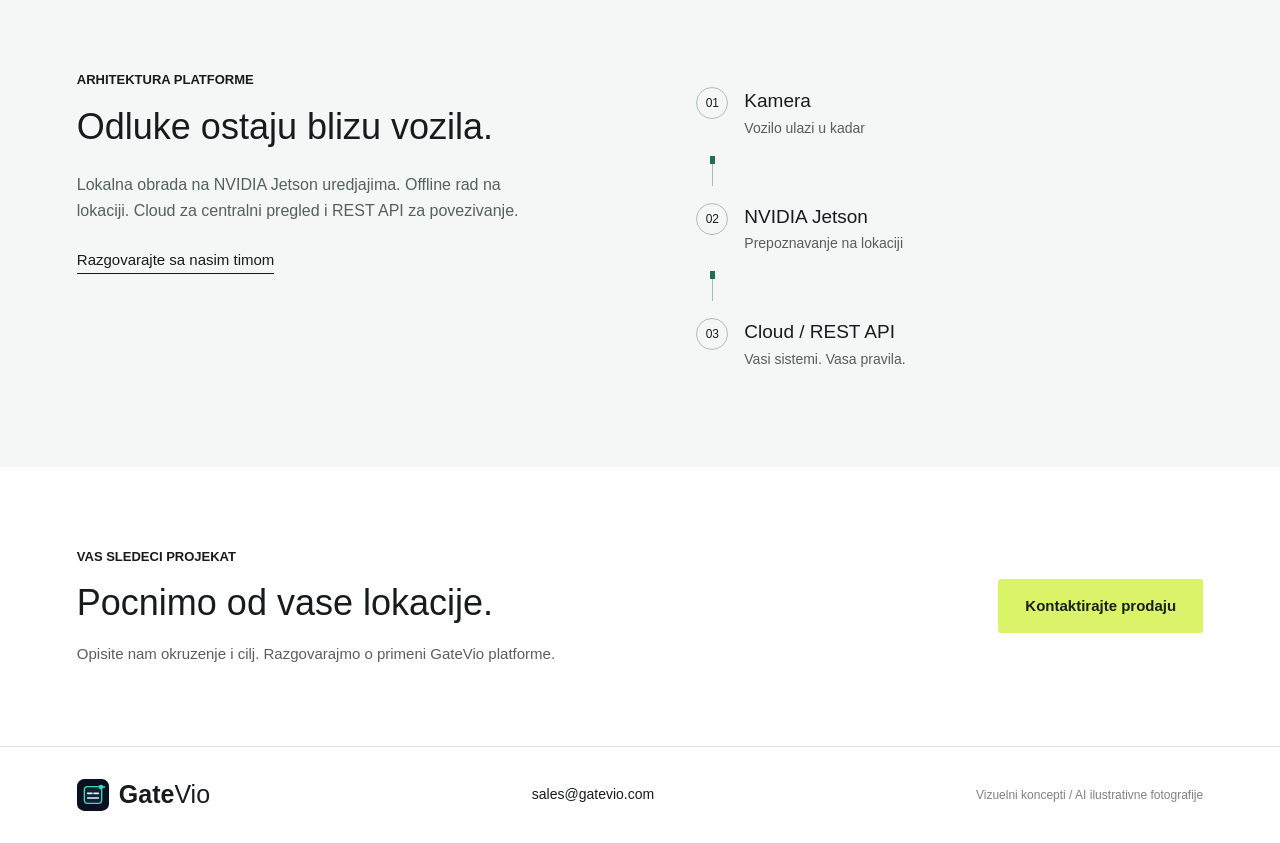
<file: design-proposals/cinematic.html>
<!doctype html><html lang="sr"><head><meta charset="utf-8"><meta name="viewport" content="width=device-width, initial-scale=1"><meta name="robots" content="noindex"><meta name="description" content="GateVio: inteligentna kontrola vozila za granice, gradove, parking i autoputeve."><title>Cinematic Infrastructure | GateVio</title><link rel="icon" href="../assets/favicon.svg"><link rel="stylesheet" href="./modern.css"><script src="./modern.js" defer></script></head><body class="theme-cinematic"><div class="proposal-bar"><a href="./" class="proposal-home"><span data-sr="Predlozi" data-en="Designs" >Predlozi</span></a><nav aria-label="Predlozi dizajna"><a href="./cinematic.html" aria-current="page">04 <span>Cinematic</span></a><a href="./city.html" >05 <span>Cities</span></a><a href="./precision.html" >06 <span>Precision</span></a></nav><div class="preview-controls"><button type="button" data-motion aria-label="Pauziraj animacije" title="Pauziraj animacije"><span class="pause-icon" aria-hidden="true"></span></button><button type="button" data-locale aria-label="Switch to English">EN</button></div></div><header class="site-header"><a class="brand" href="../sr/"><img src="../assets/gatevio-mark.svg" width="32" height="32" alt=""><span>Gate<span class="brand-v">Vio</span></span></a><nav aria-label="Glavna navigacija"><a href="#solutions"><span data-sr="Resenja" data-en="Solutions" >Resenja</span></a><a href="#technology"><span data-sr="Tehnologija" data-en="Technology" >Tehnologija</span></a></nav><a class="button compact" data-contact href="../sr/#contact"><span data-sr="Zatrazite demo" data-en="Request a demo" >Zatrazite demo</span></a></header><main><section class="hero"><img class="hero-image" src="../assets/border-control-ai.webp" alt="Vozila na granicnom prelazu sa kamerama za kontrolu pristupa" fetchpriority="high" width="1600" height="900"><div class="hero-shade"></div><div class="hero-copy"><p data-sr="Inteligentna kontrola vozila" data-en="Intelligent vehicle control" class="eyebrow">Inteligentna kontrola vozila</p><h1>GateVio<span class="title-period">.</span></h1><p data-sr="Svaki prolaz. Jasna odluka." data-en="Every crossing. A clear decision." class="hero-headline">Svaki prolaz. Jasna odluka.</p><p data-sr="Od granicnog prelaza do ulaza u grad. Prepoznavanje vozila tamo gde se odluke donose." data-en="From the border crossing to the city entrance. Vehicle recognition where decisions happen." class="hero-description">Od granicnog prelaza do ulaza u grad. Prepoznavanje vozila tamo gde se odluke donose.</p><div class="hero-actions"><a class="button" data-contact href="../sr/#contact"><span data-sr="Zatrazite demo" data-en="Request a demo" >Zatrazite demo</span></a><a class="secondary" href="#solutions"><span data-sr="Pogledajte resenja" data-en="Explore solutions" >Pogledajte resenja</span></a></div></div><div class="hero-bottom"><span>BORDER / ACCESS / MOBILITY</span><a href="#solutions"><span data-sr="Istrazite" data-en="Explore" >Istrazite</span> <span class="scroll-indicator" aria-hidden="true"></span></a></div></section><section class="stats" aria-label="Karakteristike platforme"><div><strong data-count="99" data-suffix="%+">99%+</strong><span data-sr="prepoznavanje" data-en="recognition" >prepoznavanje</span></div><div><strong>&lt;1s</strong><span data-sr="obrada" data-en="processing" >obrada</span></div><div><strong>24/7</strong><span data-sr="rad sistema" data-en="operation" >rad sistema</span></div><div><strong>Edge + Cloud</strong><span data-sr="jedna arhitektura" data-en="one architecture" >jedna arhitektura</span></div></section><section id="solutions" class="solutions section"><div class="section-heading reveal"><div><p data-sr="Gde GateVio radi" data-en="Where GateVio works" class="eyebrow">Gde GateVio radi</p><h2 data-sr="Cetiri okruzenja. Jedna platforma." data-en="Four environments. One platform." >Cetiri okruzenja. Jedna platforma.</h2></div><p data-sr="Od jedne ulazne trake do mreze lokacija." data-en="From a single entry lane to a network of sites." >Od jedne ulazne trake do mreze lokacija.</p></div><div class="solution-grid"><article class="solution reveal"><a href="../sr/#contact" data-contact><div class="solution-photo"><img src="../assets/border-control-ai.webp" alt="Granice i carina" loading="lazy" width="1400" height="788"><span class="photo-index">01</span></div><div class="solution-copy"><h3 data-sr="Granice i carina" data-en="Border & Customs" >Granice i carina</h3><p data-sr="Kontrola prolaza i evidencija vozila." data-en="Crossing control and vehicle records." >Kontrola prolaza i evidencija vozila.</p><span class="solution-link"><span data-sr="Razgovarajmo o projektu" data-en="Discuss your project" >Razgovarajmo o projektu</span></span></div></a></article><article class="solution reveal"><a href="../sr/#contact" data-contact><div class="solution-photo"><img src="../assets/urban-parking-ai.webp" alt="Dogadjaji i parking" loading="lazy" width="1400" height="788"><span class="photo-index">02</span></div><div class="solution-copy"><h3 data-sr="Dogadjaji i parking" data-en="Events & Parking" >Dogadjaji i parking</h3><p data-sr="Brzi ulazi. Manje cekanja." data-en="Faster entry. Less waiting." >Brzi ulazi. Manje cekanja.</p><span class="solution-link"><span data-sr="Razgovarajmo o projektu" data-en="Discuss your project" >Razgovarajmo o projektu</span></span></div></a></article><article class="solution reveal"><a href="../sr/#contact" data-contact><div class="solution-photo"><img src="../assets/highway-network-ai.webp" alt="Autoputevi i saobracaj" loading="lazy" width="1400" height="788"><span class="photo-index">03</span></div><div class="solution-copy"><h3 data-sr="Autoputevi i saobracaj" data-en="Highways & Traffic" >Autoputevi i saobracaj</h3><p data-sr="Pregled vozila kroz putnu mrezu." data-en="Vehicle visibility across the road network." >Pregled vozila kroz putnu mrezu.</p><span class="solution-link"><span data-sr="Razgovarajmo o projektu" data-en="Discuss your project" >Razgovarajmo o projektu</span></span></div></a></article><article class="solution reveal"><a href="../sr/#contact" data-contact><div class="solution-photo"><img src="../assets/connected-city-ai.webp" alt="Gradska kontrola pristupa" loading="lazy" width="1400" height="788"><span class="photo-index">04</span></div><div class="solution-copy"><h3 data-sr="Gradska kontrola pristupa" data-en="Urban Access Control" >Gradska kontrola pristupa</h3><p data-sr="Pristup zonama prema vasim pravilima." data-en="Zone access on your terms." >Pristup zonama prema vasim pravilima.</p><span class="solution-link"><span data-sr="Razgovarajmo o projektu" data-en="Discuss your project" >Razgovarajmo o projektu</span></span></div></a></article></div></section><section class="technology section" id="technology"><div class="tech-copy reveal"><p data-sr="Arhitektura platforme" data-en="Platform architecture" class="eyebrow">Arhitektura platforme</p><h2 data-sr="Odluke ostaju blizu vozila." data-en="Decisions stay close to the vehicle." >Odluke ostaju blizu vozila.</h2><p data-sr="Lokalna obrada na NVIDIA Jetson uredjajima. Offline rad na lokaciji. Cloud za centralni pregled i REST API za povezivanje." data-en="Local processing on NVIDIA Jetson devices. Offline operation on site. Cloud for central oversight and REST API for integration." >Lokalna obrada na NVIDIA Jetson uredjajima. Offline rad na lokaciji. Cloud za centralni pregled i REST API za povezivanje.</p><a class="text-link" data-contact href="../sr/#contact"><span data-sr="Razgovarajte sa nasim timom" data-en="Talk to our team" >Razgovarajte sa nasim timom</span></a></div><div class="flow reveal" aria-label="Kamera, edge obrada, cloud i API"><div class="flow-node"><span class="node-number">01</span><h3 data-sr="Kamera" data-en="Camera" >Kamera</h3><p data-sr="Vozilo ulazi u kadar" data-en="Vehicle enters the frame" >Vozilo ulazi u kadar</p></div><div class="flow-line" aria-hidden="true"></div><div class="flow-node"><span class="node-number">02</span><h3>NVIDIA Jetson</h3><p data-sr="Prepoznavanje na lokaciji" data-en="On-site recognition" >Prepoznavanje na lokaciji</p></div><div class="flow-line" aria-hidden="true"></div><div class="flow-node"><span class="node-number">03</span><h3>Cloud / REST API</h3><p data-sr="Vasi sistemi. Vasa pravila." data-en="Your systems. Your rules." >Vasi sistemi. Vasa pravila.</p></div></div></section><section class="contact-band section reveal"><div><p data-sr="Vas sledeci projekat" data-en="Your next project" class="eyebrow">Vas sledeci projekat</p><h2 data-sr="Pocnimo od vase lokacije." data-en="Start with your site." >Pocnimo od vase lokacije.</h2><p data-sr="Opisite nam okruzenje i cilj. Razgovarajmo o primeni GateVio platforme." data-en="Tell us about your environment and objective. Let us discuss a GateVio deployment." >Opisite nam okruzenje i cilj. Razgovarajmo o primeni GateVio platforme.</p></div><a class="button" data-contact href="../sr/#contact"><span data-sr="Kontaktirajte prodaju" data-en="Contact sales" >Kontaktirajte prodaju</span></a></section><footer class="footer"><a class="brand" href="../sr/"><img src="../assets/gatevio-mark.svg" width="32" height="32" alt=""><span>Gate<span class="brand-v">Vio</span></span></a><span>sales@gatevio.com</span><small><span data-sr="Vizuelni koncepti / AI ilustrativne fotografije" data-en="Design concepts / AI illustrative photography" >Vizuelni koncepti / AI ilustrativne fotografije</span></small></footer></main></body></html>
</file>
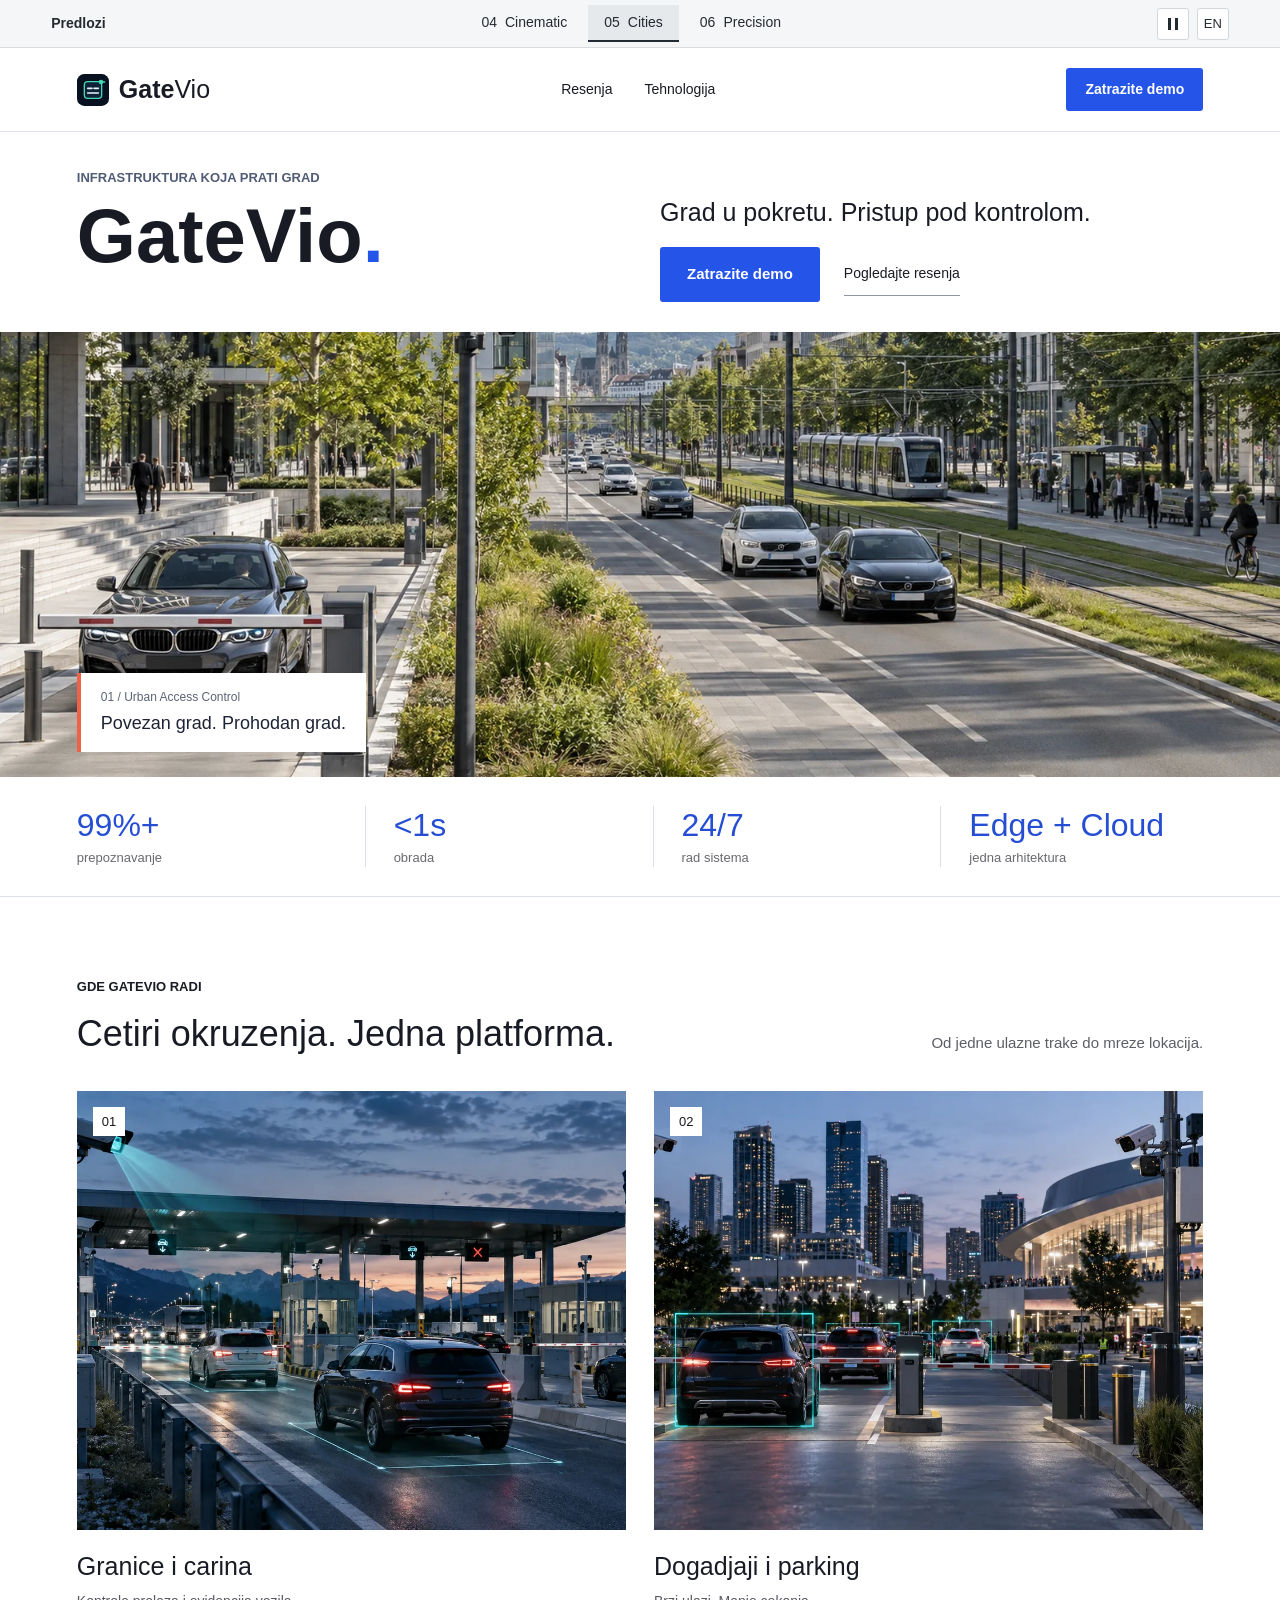
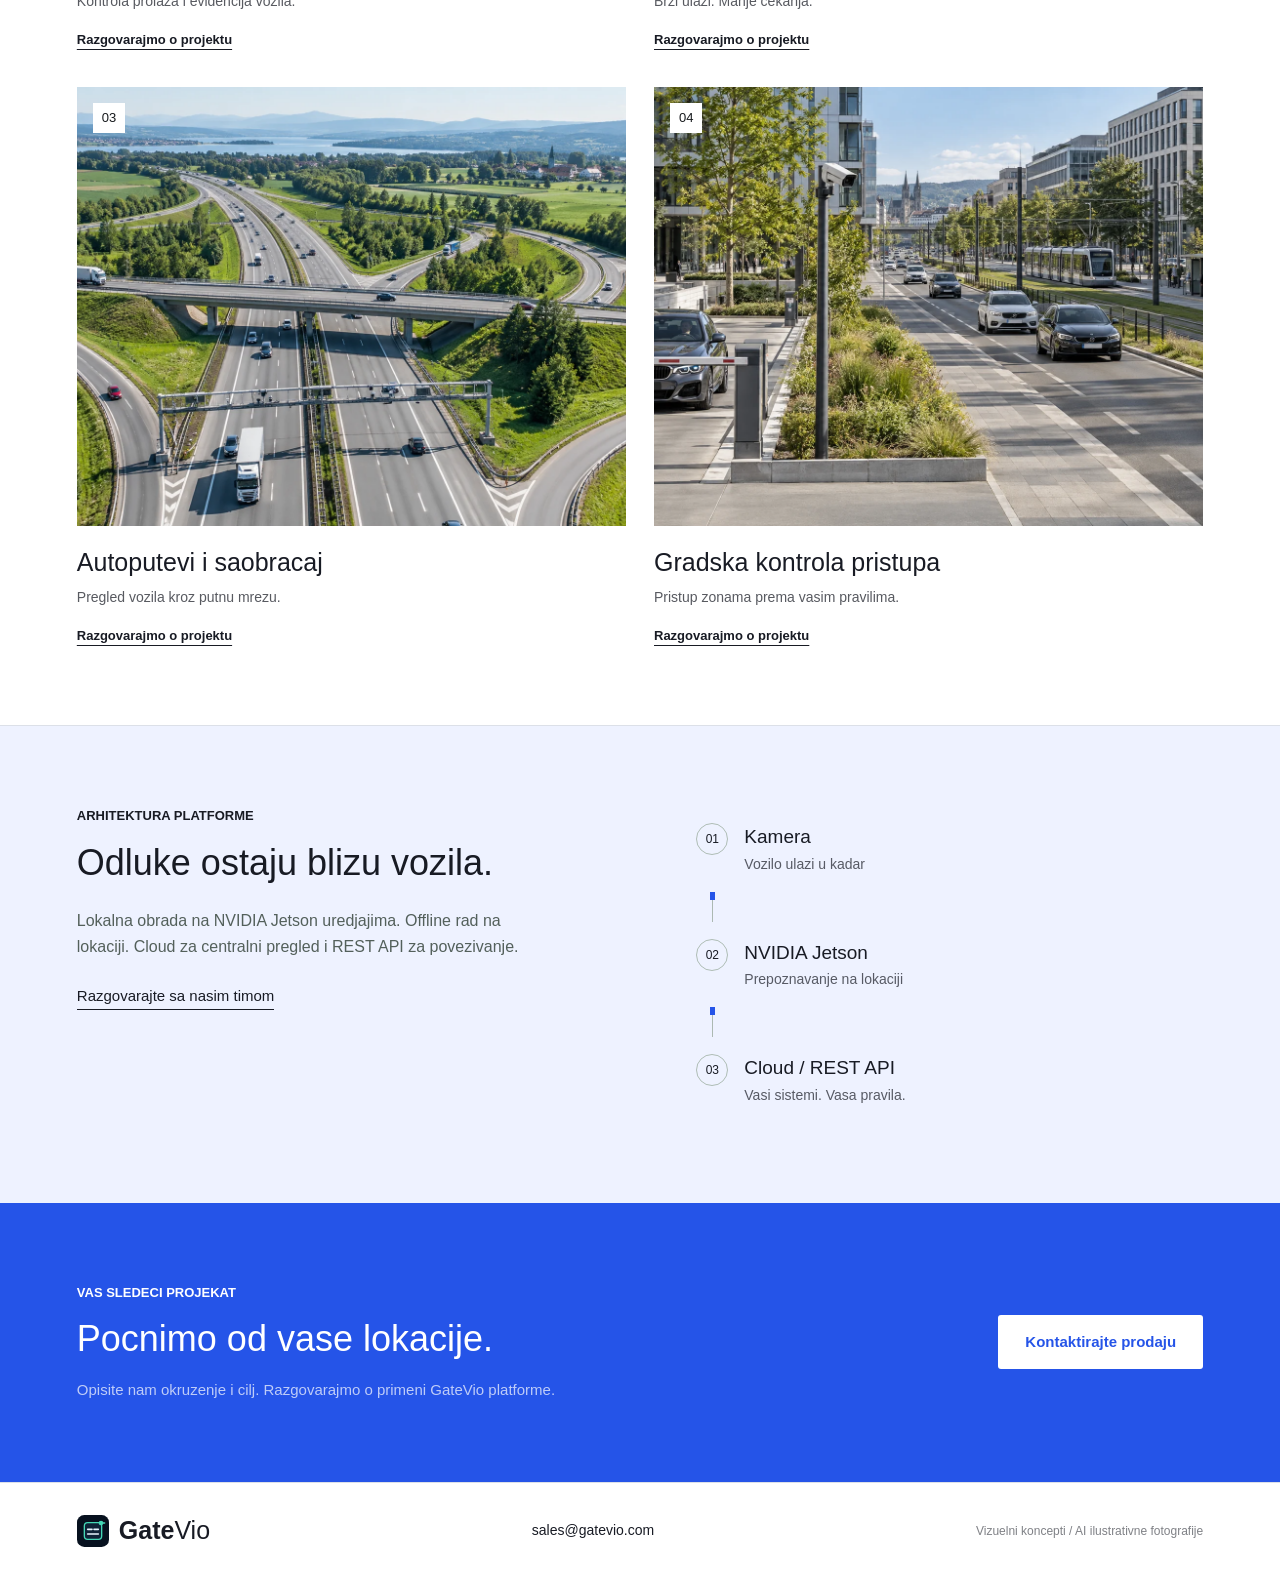
<file: design-proposals/city.html>
<!doctype html><html lang="sr"><head><meta charset="utf-8"><meta name="viewport" content="width=device-width, initial-scale=1"><meta name="robots" content="noindex"><meta name="description" content="GateVio: inteligentna kontrola vozila za granice, gradove, parking i autoputeve."><title>Connected Cities | GateVio</title><link rel="icon" href="../assets/favicon.svg"><link rel="stylesheet" href="./modern.css"><script src="./modern.js" defer></script></head><body class="theme-city"><div class="proposal-bar"><a href="./" class="proposal-home"><span data-sr="Predlozi" data-en="Designs" >Predlozi</span></a><nav aria-label="Predlozi dizajna"><a href="./cinematic.html" >04 <span>Cinematic</span></a><a href="./city.html" aria-current="page">05 <span>Cities</span></a><a href="./precision.html" >06 <span>Precision</span></a></nav><div class="preview-controls"><button type="button" data-motion aria-label="Pauziraj animacije" title="Pauziraj animacije"><span class="pause-icon" aria-hidden="true"></span></button><button type="button" data-locale aria-label="Switch to English">EN</button></div></div><header class="site-header"><a class="brand" href="../sr/"><img src="../assets/gatevio-mark.svg" width="32" height="32" alt=""><span>Gate<span class="brand-v">Vio</span></span></a><nav aria-label="Glavna navigacija"><a href="#solutions"><span data-sr="Resenja" data-en="Solutions" >Resenja</span></a><a href="#technology"><span data-sr="Tehnologija" data-en="Technology" >Tehnologija</span></a></nav><a class="button compact" data-contact href="../sr/#contact"><span data-sr="Zatrazite demo" data-en="Request a demo" >Zatrazite demo</span></a></header><main><section class="city-opening"><div class="city-title"><p data-sr="Infrastruktura koja prati grad" data-en="Infrastructure that moves with the city" class="eyebrow">Infrastruktura koja prati grad</p><h1>GateVio<span class="title-period">.</span></h1><p data-sr="Grad u pokretu. Pristup pod kontrolom." data-en="A city in motion. Access under control." class="city-headline">Grad u pokretu. Pristup pod kontrolom.</p><div class="hero-actions"><a class="button" data-contact href="../sr/#contact"><span data-sr="Zatrazite demo" data-en="Request a demo" >Zatrazite demo</span></a><a class="secondary" href="#solutions"><span data-sr="Pogledajte resenja" data-en="Explore solutions" >Pogledajte resenja</span></a></div></div><div class="city-panorama"><img class="hero-image" src="../assets/connected-city-ai.webp" alt="Savremeni gradski bulevar sa vozilima i infrastrukturom" fetchpriority="high" width="1600" height="900"><div class="city-caption"><span>01 / Urban Access Control</span><strong data-sr="Povezan grad. Prohodan grad." data-en="Connected city. Moving city." >Povezan grad. Prohodan grad.</strong></div></div></section><section class="stats" aria-label="Karakteristike platforme"><div><strong data-count="99" data-suffix="%+">99%+</strong><span data-sr="prepoznavanje" data-en="recognition" >prepoznavanje</span></div><div><strong>&lt;1s</strong><span data-sr="obrada" data-en="processing" >obrada</span></div><div><strong>24/7</strong><span data-sr="rad sistema" data-en="operation" >rad sistema</span></div><div><strong>Edge + Cloud</strong><span data-sr="jedna arhitektura" data-en="one architecture" >jedna arhitektura</span></div></section><section id="solutions" class="solutions section"><div class="section-heading reveal"><div><p data-sr="Gde GateVio radi" data-en="Where GateVio works" class="eyebrow">Gde GateVio radi</p><h2 data-sr="Cetiri okruzenja. Jedna platforma." data-en="Four environments. One platform." >Cetiri okruzenja. Jedna platforma.</h2></div><p data-sr="Od jedne ulazne trake do mreze lokacija." data-en="From a single entry lane to a network of sites." >Od jedne ulazne trake do mreze lokacija.</p></div><div class="solution-grid"><article class="solution reveal"><a href="../sr/#contact" data-contact><div class="solution-photo"><img src="../assets/border-control-ai.webp" alt="Granice i carina" loading="lazy" width="1400" height="788"><span class="photo-index">01</span></div><div class="solution-copy"><h3 data-sr="Granice i carina" data-en="Border & Customs" >Granice i carina</h3><p data-sr="Kontrola prolaza i evidencija vozila." data-en="Crossing control and vehicle records." >Kontrola prolaza i evidencija vozila.</p><span class="solution-link"><span data-sr="Razgovarajmo o projektu" data-en="Discuss your project" >Razgovarajmo o projektu</span></span></div></a></article><article class="solution reveal"><a href="../sr/#contact" data-contact><div class="solution-photo"><img src="../assets/urban-parking-ai.webp" alt="Dogadjaji i parking" loading="lazy" width="1400" height="788"><span class="photo-index">02</span></div><div class="solution-copy"><h3 data-sr="Dogadjaji i parking" data-en="Events & Parking" >Dogadjaji i parking</h3><p data-sr="Brzi ulazi. Manje cekanja." data-en="Faster entry. Less waiting." >Brzi ulazi. Manje cekanja.</p><span class="solution-link"><span data-sr="Razgovarajmo o projektu" data-en="Discuss your project" >Razgovarajmo o projektu</span></span></div></a></article><article class="solution reveal"><a href="../sr/#contact" data-contact><div class="solution-photo"><img src="../assets/highway-network-ai.webp" alt="Autoputevi i saobracaj" loading="lazy" width="1400" height="788"><span class="photo-index">03</span></div><div class="solution-copy"><h3 data-sr="Autoputevi i saobracaj" data-en="Highways & Traffic" >Autoputevi i saobracaj</h3><p data-sr="Pregled vozila kroz putnu mrezu." data-en="Vehicle visibility across the road network." >Pregled vozila kroz putnu mrezu.</p><span class="solution-link"><span data-sr="Razgovarajmo o projektu" data-en="Discuss your project" >Razgovarajmo o projektu</span></span></div></a></article><article class="solution reveal"><a href="../sr/#contact" data-contact><div class="solution-photo"><img src="../assets/connected-city-ai.webp" alt="Gradska kontrola pristupa" loading="lazy" width="1400" height="788"><span class="photo-index">04</span></div><div class="solution-copy"><h3 data-sr="Gradska kontrola pristupa" data-en="Urban Access Control" >Gradska kontrola pristupa</h3><p data-sr="Pristup zonama prema vasim pravilima." data-en="Zone access on your terms." >Pristup zonama prema vasim pravilima.</p><span class="solution-link"><span data-sr="Razgovarajmo o projektu" data-en="Discuss your project" >Razgovarajmo o projektu</span></span></div></a></article></div></section><section class="technology section" id="technology"><div class="tech-copy reveal"><p data-sr="Arhitektura platforme" data-en="Platform architecture" class="eyebrow">Arhitektura platforme</p><h2 data-sr="Odluke ostaju blizu vozila." data-en="Decisions stay close to the vehicle." >Odluke ostaju blizu vozila.</h2><p data-sr="Lokalna obrada na NVIDIA Jetson uredjajima. Offline rad na lokaciji. Cloud za centralni pregled i REST API za povezivanje." data-en="Local processing on NVIDIA Jetson devices. Offline operation on site. Cloud for central oversight and REST API for integration." >Lokalna obrada na NVIDIA Jetson uredjajima. Offline rad na lokaciji. Cloud za centralni pregled i REST API za povezivanje.</p><a class="text-link" data-contact href="../sr/#contact"><span data-sr="Razgovarajte sa nasim timom" data-en="Talk to our team" >Razgovarajte sa nasim timom</span></a></div><div class="flow reveal" aria-label="Kamera, edge obrada, cloud i API"><div class="flow-node"><span class="node-number">01</span><h3 data-sr="Kamera" data-en="Camera" >Kamera</h3><p data-sr="Vozilo ulazi u kadar" data-en="Vehicle enters the frame" >Vozilo ulazi u kadar</p></div><div class="flow-line" aria-hidden="true"></div><div class="flow-node"><span class="node-number">02</span><h3>NVIDIA Jetson</h3><p data-sr="Prepoznavanje na lokaciji" data-en="On-site recognition" >Prepoznavanje na lokaciji</p></div><div class="flow-line" aria-hidden="true"></div><div class="flow-node"><span class="node-number">03</span><h3>Cloud / REST API</h3><p data-sr="Vasi sistemi. Vasa pravila." data-en="Your systems. Your rules." >Vasi sistemi. Vasa pravila.</p></div></div></section><section class="contact-band section reveal"><div><p data-sr="Vas sledeci projekat" data-en="Your next project" class="eyebrow">Vas sledeci projekat</p><h2 data-sr="Pocnimo od vase lokacije." data-en="Start with your site." >Pocnimo od vase lokacije.</h2><p data-sr="Opisite nam okruzenje i cilj. Razgovarajmo o primeni GateVio platforme." data-en="Tell us about your environment and objective. Let us discuss a GateVio deployment." >Opisite nam okruzenje i cilj. Razgovarajmo o primeni GateVio platforme.</p></div><a class="button" data-contact href="../sr/#contact"><span data-sr="Kontaktirajte prodaju" data-en="Contact sales" >Kontaktirajte prodaju</span></a></section><footer class="footer"><a class="brand" href="../sr/"><img src="../assets/gatevio-mark.svg" width="32" height="32" alt=""><span>Gate<span class="brand-v">Vio</span></span></a><span>sales@gatevio.com</span><small><span data-sr="Vizuelni koncepti / AI ilustrativne fotografije" data-en="Design concepts / AI illustrative photography" >Vizuelni koncepti / AI ilustrativne fotografije</span></small></footer></main></body></html>
</file>
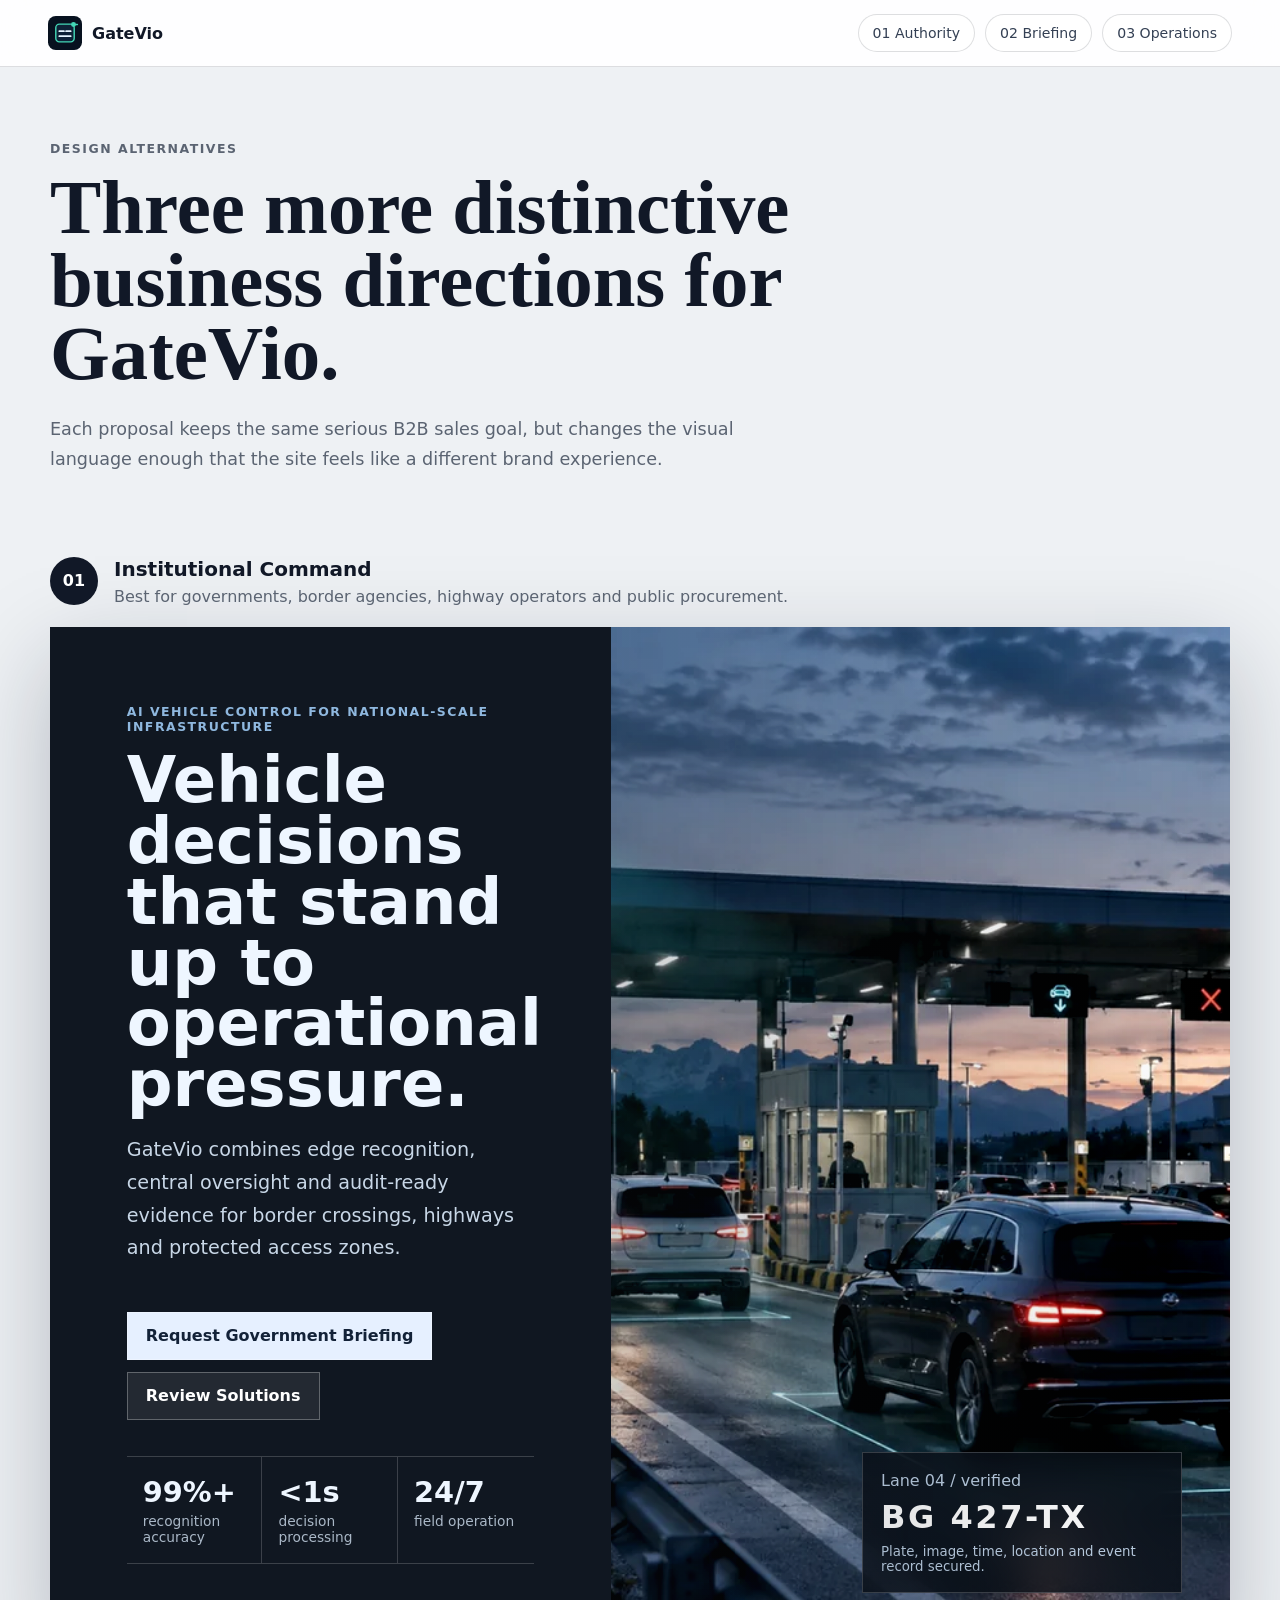
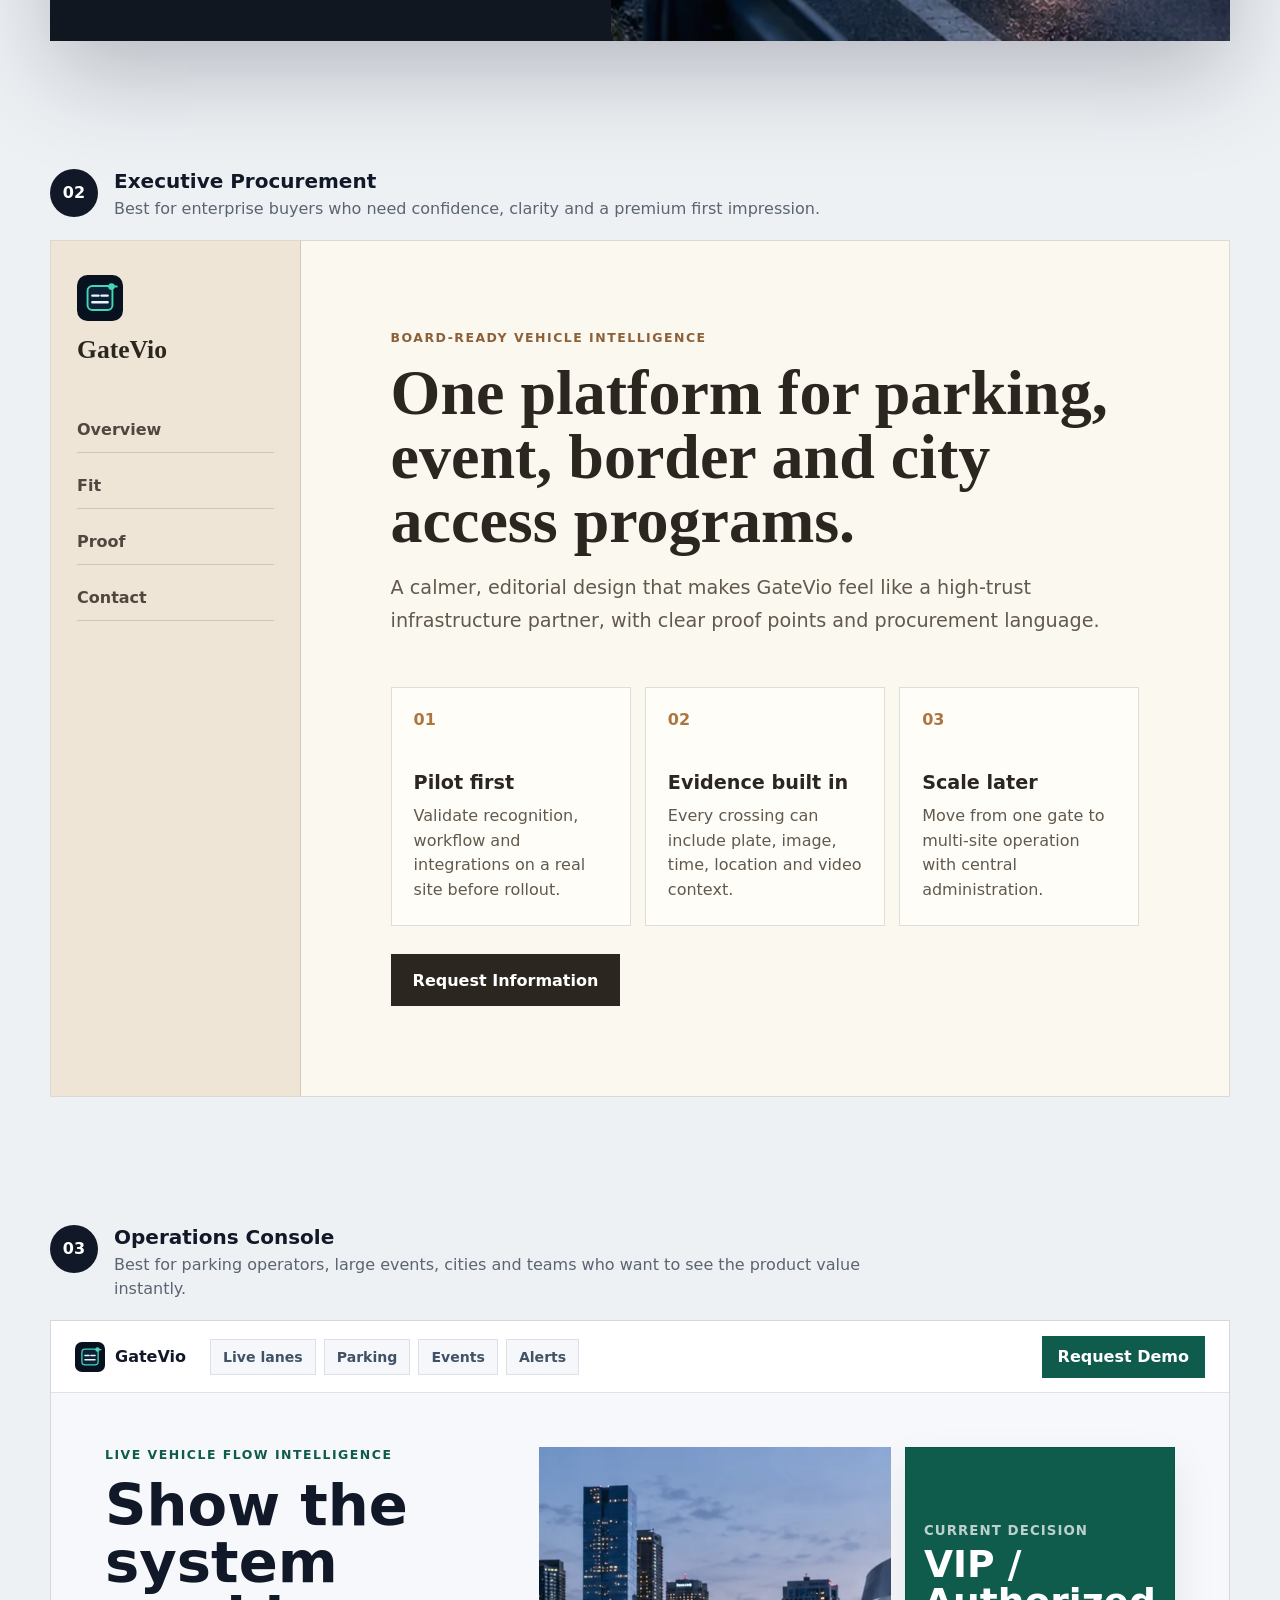
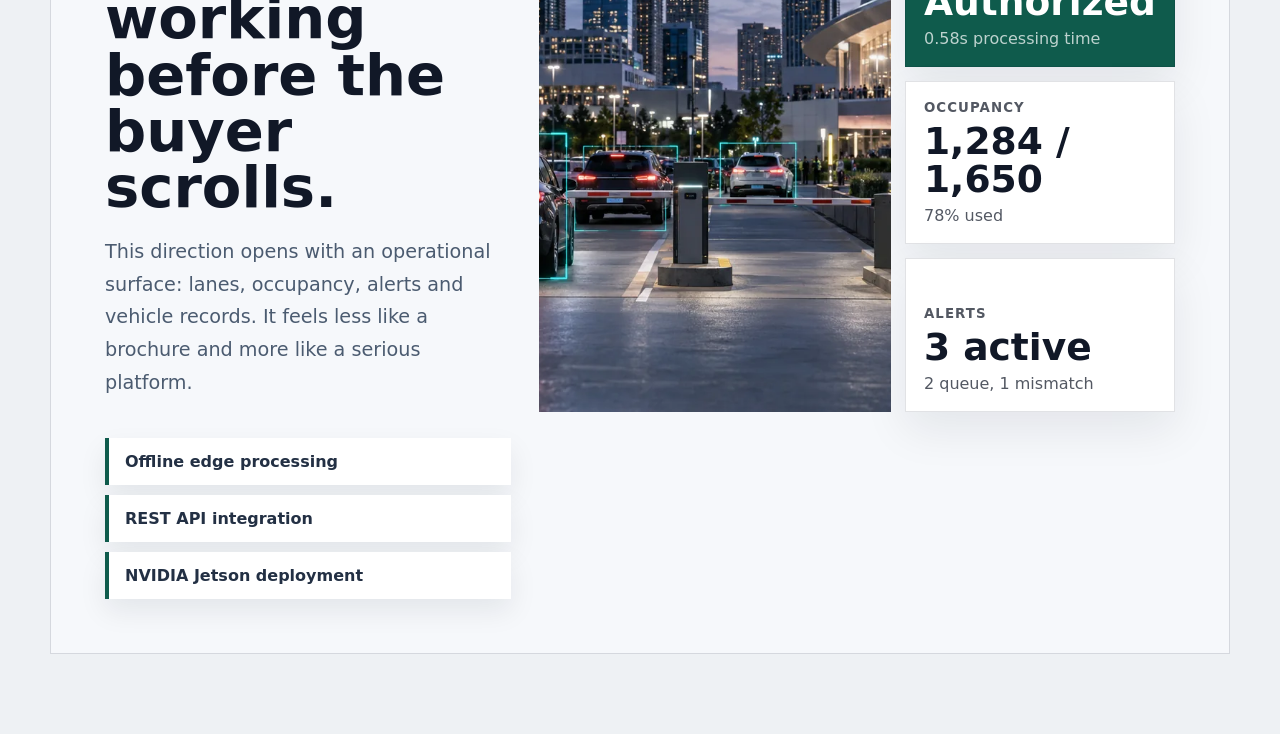
<file: design-proposals/classic.html>
<!doctype html>
<html lang="en">
  <head>
    <meta charset="utf-8">
    <meta name="viewport" content="width=device-width, initial-scale=1">
    <title>GateVio - Three Business Design Directions</title>
    <meta name="robots" content="noindex">
    <link rel="icon" type="image/svg+xml" href="../assets/favicon.svg">
    <link rel="stylesheet" href="./proposals.css">
  </head>
  <body>
    <header class="proposal-header">
      <a class="brand" href="../en/" aria-label="GateVio current site">
        <img src="../assets/gatevio-mark.svg" alt="" width="34" height="34">
        <span>GateVio</span>
      </a>
      <nav aria-label="Design proposals">
        <a href="#authority">01 Authority</a>
        <a href="#briefing">02 Briefing</a>
        <a href="#operations">03 Operations</a>
      </nav>
    </header>

    <main>
      <section class="intro">
        <p class="eyebrow">Design alternatives</p>
        <h1>Three more distinctive business directions for GateVio.</h1>
        <p>Each proposal keeps the same serious B2B sales goal, but changes the visual language enough that the site feels like a different brand experience.</p>
      </section>

      <section class="concept concept-authority" id="authority">
        <div class="concept-label">
          <span>01</span>
          <div>
            <strong>Institutional Command</strong>
            <p>Best for governments, border agencies, highway operators and public procurement.</p>
          </div>
        </div>
        <div class="authority-shell">
          <div class="authority-copy">
            <p class="tag">AI vehicle control for national-scale infrastructure</p>
            <h2>Vehicle decisions that stand up to operational pressure.</h2>
            <p class="lead">GateVio combines edge recognition, central oversight and audit-ready evidence for border crossings, highways and protected access zones.</p>
            <div class="authority-actions">
              <a href="../en/#contact">Request Government Briefing</a>
              <a href="../en/#solutions">Review Solutions</a>
            </div>
            <dl class="authority-metrics">
              <div><dt>99%+</dt><dd>recognition accuracy</dd></div>
              <div><dt>&lt;1s</dt><dd>decision processing</dd></div>
              <div><dt>24/7</dt><dd>field operation</dd></div>
            </dl>
          </div>
          <div class="authority-visual">
            <img src="../assets/border-control-ai.webp" alt="Border checkpoint with vehicle recognition cameras">
            <div class="scan-card">
              <span>Lane 04 / verified</span>
              <strong>BG 427-TX</strong>
              <small>Plate, image, time, location and event record secured.</small>
            </div>
          </div>
        </div>
      </section>

      <section class="concept concept-briefing" id="briefing">
        <div class="concept-label">
          <span>02</span>
          <div>
            <strong>Executive Procurement</strong>
            <p>Best for enterprise buyers who need confidence, clarity and a premium first impression.</p>
          </div>
        </div>
        <div class="briefing-shell">
          <aside class="briefing-side">
            <img src="../assets/gatevio-mark.svg" alt="" width="46" height="46">
            <p>GateVio</p>
            <nav aria-label="Proposal preview navigation">
              <a href="#briefing">Overview</a>
              <a href="#briefing-fit">Fit</a>
              <a href="#briefing-proof">Proof</a>
              <a href="../en/#contact">Contact</a>
            </nav>
          </aside>
          <div class="briefing-main">
            <p class="tag">Board-ready vehicle intelligence</p>
            <h2>One platform for parking, event, border and city access programs.</h2>
            <p class="lead">A calmer, editorial design that makes GateVio feel like a high-trust infrastructure partner, with clear proof points and procurement language.</p>
            <div class="briefing-cards">
              <article id="briefing-fit"><span>01</span><h3>Pilot first</h3><p>Validate recognition, workflow and integrations on a real site before rollout.</p></article>
              <article id="briefing-proof"><span>02</span><h3>Evidence built in</h3><p>Every crossing can include plate, image, time, location and video context.</p></article>
              <article><span>03</span><h3>Scale later</h3><p>Move from one gate to multi-site operation with central administration.</p></article>
            </div>
            <a class="briefing-cta" href="../en/#contact">Request Information</a>
          </div>
        </div>
      </section>

      <section class="concept concept-operations" id="operations">
        <div class="concept-label">
          <span>03</span>
          <div>
            <strong>Operations Console</strong>
            <p>Best for parking operators, large events, cities and teams who want to see the product value instantly.</p>
          </div>
        </div>
        <div class="ops-shell">
          <div class="ops-topbar">
            <div class="brand compact"><img src="../assets/gatevio-mark.svg" alt="" width="30" height="30"><span>GateVio</span></div>
            <div class="ops-tabs"><span>Live lanes</span><span>Parking</span><span>Events</span><span>Alerts</span></div>
            <a href="../en/#contact">Request Demo</a>
          </div>
          <div class="ops-layout">
            <div class="ops-copy">
              <p class="tag">Live vehicle flow intelligence</p>
              <h2>Show the system working before the buyer scrolls.</h2>
              <p class="lead">This direction opens with an operational surface: lanes, occupancy, alerts and vehicle records. It feels less like a brochure and more like a serious platform.</p>
              <div class="ops-list">
                <span>Offline edge processing</span>
                <span>REST API integration</span>
                <span>NVIDIA Jetson deployment</span>
              </div>
            </div>
            <div class="ops-dashboard" aria-label="GateVio operations dashboard preview">
              <div class="ops-photo">
                <img src="../assets/urban-parking-ai.webp" alt="Urban event parking access with recognition cameras">
              </div>
              <div class="ops-panel large">
                <small>Current decision</small>
                <strong>VIP / Authorized</strong>
                <span>0.58s processing time</span>
              </div>
              <div class="ops-panel">
                <small>Occupancy</small>
                <strong>1,284 / 1,650</strong>
                <span>78% used</span>
              </div>
              <div class="ops-panel">
                <small>Alerts</small>
                <strong>3 active</strong>
                <span>2 queue, 1 mismatch</span>
              </div>
            </div>
          </div>
        </div>
      </section>
    </main>
  </body>
</html>
</file>
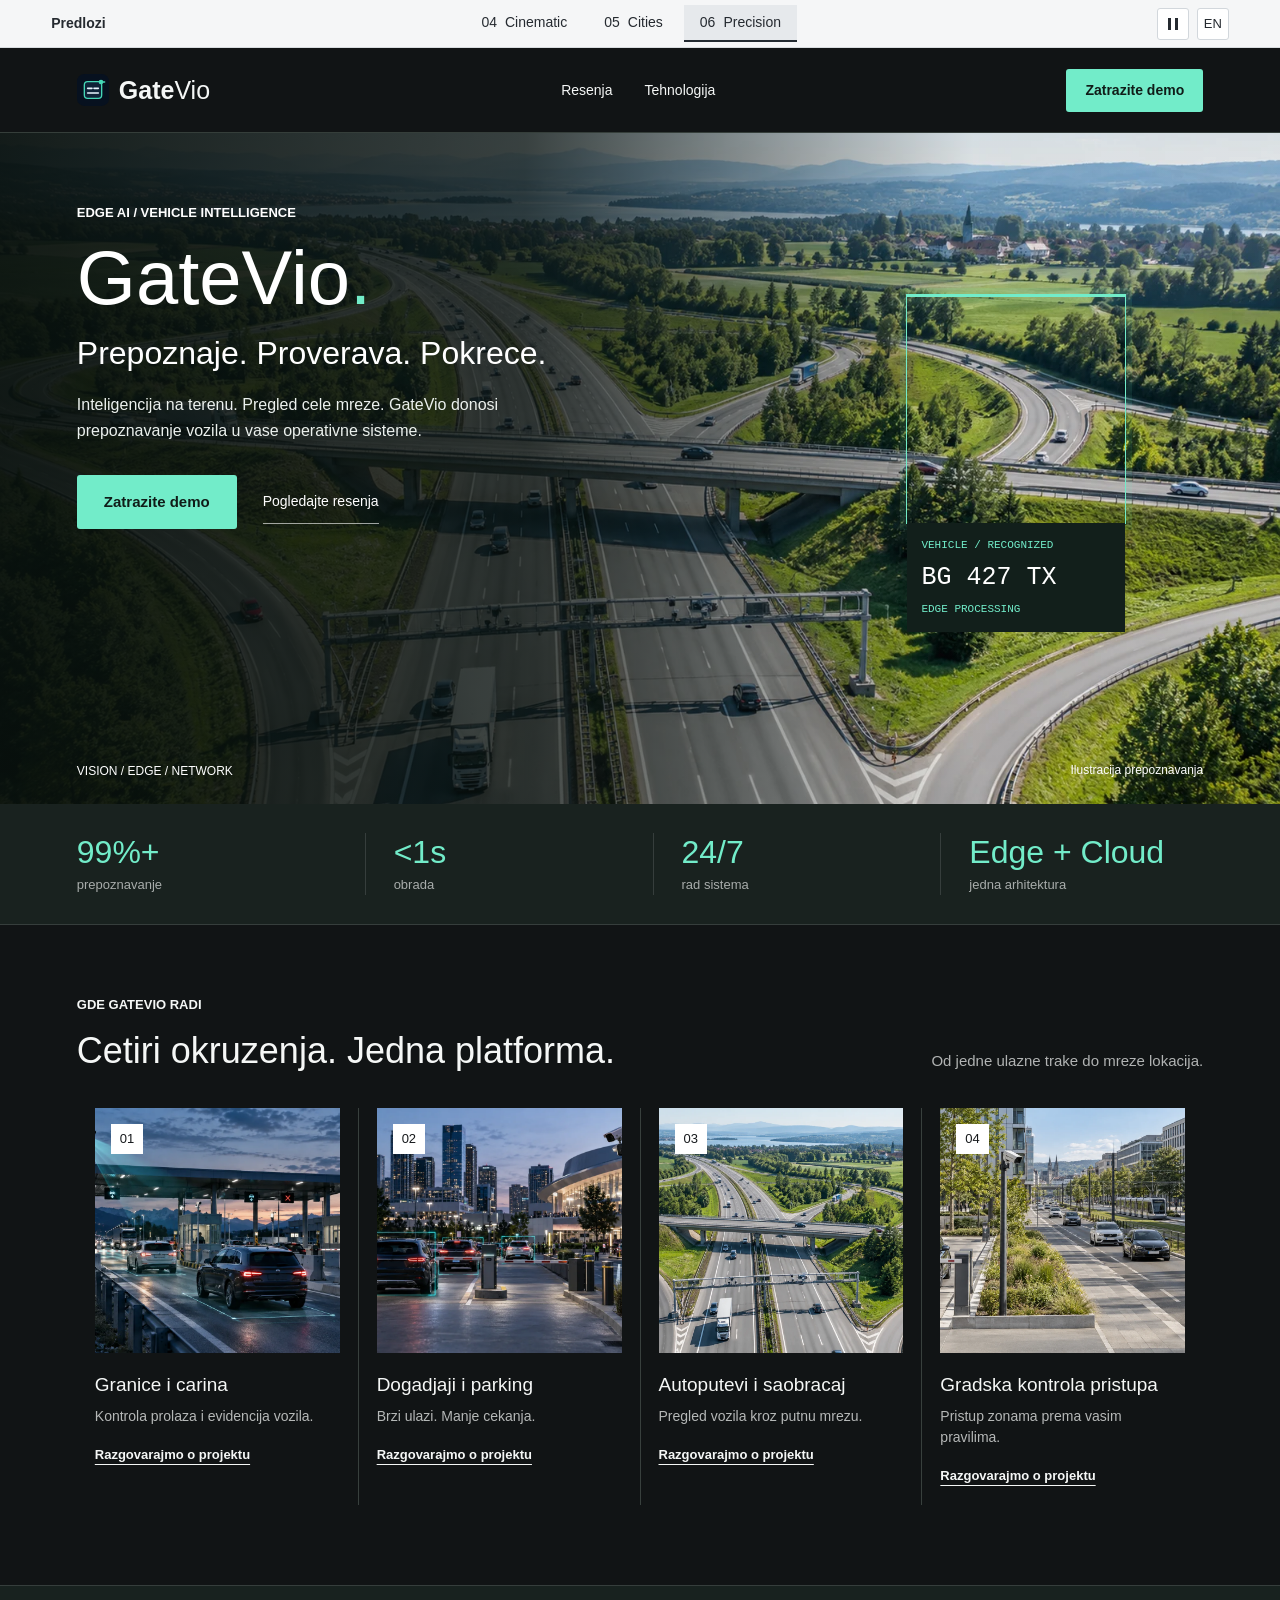
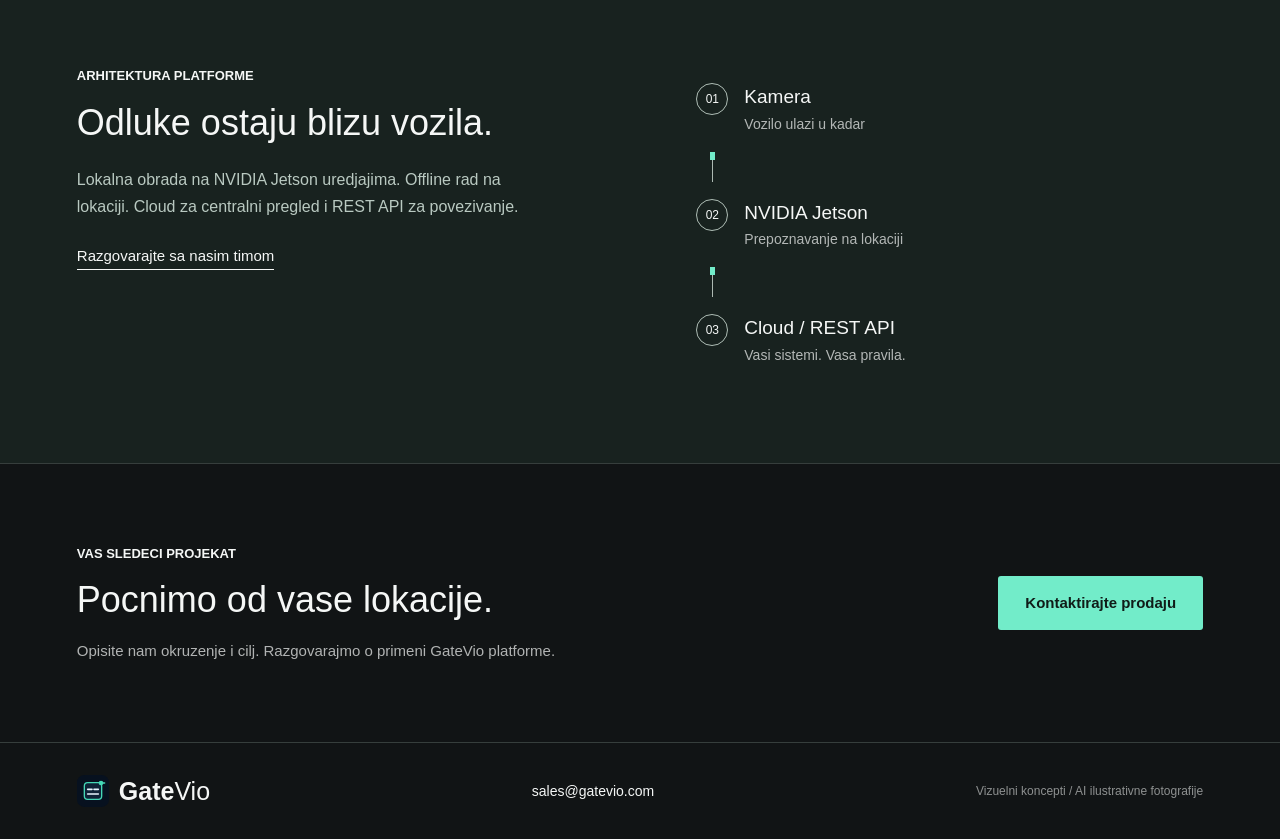
<file: design-proposals/precision.html>
<!doctype html><html lang="sr"><head><meta charset="utf-8"><meta name="viewport" content="width=device-width, initial-scale=1"><meta name="robots" content="noindex"><meta name="description" content="GateVio: inteligentna kontrola vozila za granice, gradove, parking i autoputeve."><title>Precision Vision | GateVio</title><link rel="icon" href="../assets/favicon.svg"><link rel="stylesheet" href="./modern.css"><script src="./modern.js" defer></script></head><body class="theme-precision"><div class="proposal-bar"><a href="./" class="proposal-home"><span data-sr="Predlozi" data-en="Designs" >Predlozi</span></a><nav aria-label="Predlozi dizajna"><a href="./cinematic.html" >04 <span>Cinematic</span></a><a href="./city.html" >05 <span>Cities</span></a><a href="./precision.html" aria-current="page">06 <span>Precision</span></a></nav><div class="preview-controls"><button type="button" data-motion aria-label="Pauziraj animacije" title="Pauziraj animacije"><span class="pause-icon" aria-hidden="true"></span></button><button type="button" data-locale aria-label="Switch to English">EN</button></div></div><header class="site-header"><a class="brand" href="../sr/"><img src="../assets/gatevio-mark.svg" width="32" height="32" alt=""><span>Gate<span class="brand-v">Vio</span></span></a><nav aria-label="Glavna navigacija"><a href="#solutions"><span data-sr="Resenja" data-en="Solutions" >Resenja</span></a><a href="#technology"><span data-sr="Tehnologija" data-en="Technology" >Tehnologija</span></a></nav><a class="button compact" data-contact href="../sr/#contact"><span data-sr="Zatrazite demo" data-en="Request a demo" >Zatrazite demo</span></a></header><main><section class="hero"><img class="hero-image" src="../assets/highway-network-ai.webp" alt="Autoput i petlja sa putnickim vozilima i kamionima" fetchpriority="high" width="1600" height="900"><div class="hero-shade"></div><div class="hero-copy"><p data-sr="Edge AI / Vehicle intelligence" data-en="Edge AI / Vehicle intelligence" class="eyebrow">Edge AI / Vehicle intelligence</p><h1>GateVio<span class="title-period">.</span></h1><p data-sr="Prepoznaje. Proverava. Pokrece." data-en="Recognize. Verify. Move." class="hero-headline">Prepoznaje. Proverava. Pokrece.</p><p data-sr="Inteligencija na terenu. Pregled cele mreze. GateVio donosi prepoznavanje vozila u vase operativne sisteme." data-en="Intelligence at the edge. Visibility across the network. GateVio brings vehicle recognition into your operational systems." class="hero-description">Inteligencija na terenu. Pregled cele mreze. GateVio donosi prepoznavanje vozila u vase operativne sisteme.</p><div class="hero-actions"><a class="button" data-contact href="../sr/#contact"><span data-sr="Zatrazite demo" data-en="Request a demo" >Zatrazite demo</span></a><a class="secondary" href="#solutions"><span data-sr="Pogledajte resenja" data-en="Explore solutions" >Pogledajte resenja</span></a></div></div><div class="vision-frame" aria-hidden="true"><span class="scan-line"></span><div class="vision-readout"><span>VEHICLE / RECOGNIZED</span><strong>BG 427 TX</strong><span>EDGE PROCESSING</span></div></div><span class="simulation-label"><span data-sr="Ilustracija prepoznavanja" data-en="Recognition illustration" >Ilustracija prepoznavanja</span></span><div class="hero-bottom"><span>VISION / EDGE / NETWORK</span><a href="#solutions"><span data-sr="Istrazite" data-en="Explore" >Istrazite</span> <span class="scroll-indicator" aria-hidden="true"></span></a></div></section><section class="stats" aria-label="Karakteristike platforme"><div><strong data-count="99" data-suffix="%+">99%+</strong><span data-sr="prepoznavanje" data-en="recognition" >prepoznavanje</span></div><div><strong>&lt;1s</strong><span data-sr="obrada" data-en="processing" >obrada</span></div><div><strong>24/7</strong><span data-sr="rad sistema" data-en="operation" >rad sistema</span></div><div><strong>Edge + Cloud</strong><span data-sr="jedna arhitektura" data-en="one architecture" >jedna arhitektura</span></div></section><section id="solutions" class="solutions section"><div class="section-heading reveal"><div><p data-sr="Gde GateVio radi" data-en="Where GateVio works" class="eyebrow">Gde GateVio radi</p><h2 data-sr="Cetiri okruzenja. Jedna platforma." data-en="Four environments. One platform." >Cetiri okruzenja. Jedna platforma.</h2></div><p data-sr="Od jedne ulazne trake do mreze lokacija." data-en="From a single entry lane to a network of sites." >Od jedne ulazne trake do mreze lokacija.</p></div><div class="solution-grid"><article class="solution reveal"><a href="../sr/#contact" data-contact><div class="solution-photo"><img src="../assets/border-control-ai.webp" alt="Granice i carina" loading="lazy" width="1400" height="788"><span class="photo-index">01</span></div><div class="solution-copy"><h3 data-sr="Granice i carina" data-en="Border & Customs" >Granice i carina</h3><p data-sr="Kontrola prolaza i evidencija vozila." data-en="Crossing control and vehicle records." >Kontrola prolaza i evidencija vozila.</p><span class="solution-link"><span data-sr="Razgovarajmo o projektu" data-en="Discuss your project" >Razgovarajmo o projektu</span></span></div></a></article><article class="solution reveal"><a href="../sr/#contact" data-contact><div class="solution-photo"><img src="../assets/urban-parking-ai.webp" alt="Dogadjaji i parking" loading="lazy" width="1400" height="788"><span class="photo-index">02</span></div><div class="solution-copy"><h3 data-sr="Dogadjaji i parking" data-en="Events & Parking" >Dogadjaji i parking</h3><p data-sr="Brzi ulazi. Manje cekanja." data-en="Faster entry. Less waiting." >Brzi ulazi. Manje cekanja.</p><span class="solution-link"><span data-sr="Razgovarajmo o projektu" data-en="Discuss your project" >Razgovarajmo o projektu</span></span></div></a></article><article class="solution reveal"><a href="../sr/#contact" data-contact><div class="solution-photo"><img src="../assets/highway-network-ai.webp" alt="Autoputevi i saobracaj" loading="lazy" width="1400" height="788"><span class="photo-index">03</span></div><div class="solution-copy"><h3 data-sr="Autoputevi i saobracaj" data-en="Highways & Traffic" >Autoputevi i saobracaj</h3><p data-sr="Pregled vozila kroz putnu mrezu." data-en="Vehicle visibility across the road network." >Pregled vozila kroz putnu mrezu.</p><span class="solution-link"><span data-sr="Razgovarajmo o projektu" data-en="Discuss your project" >Razgovarajmo o projektu</span></span></div></a></article><article class="solution reveal"><a href="../sr/#contact" data-contact><div class="solution-photo"><img src="../assets/connected-city-ai.webp" alt="Gradska kontrola pristupa" loading="lazy" width="1400" height="788"><span class="photo-index">04</span></div><div class="solution-copy"><h3 data-sr="Gradska kontrola pristupa" data-en="Urban Access Control" >Gradska kontrola pristupa</h3><p data-sr="Pristup zonama prema vasim pravilima." data-en="Zone access on your terms." >Pristup zonama prema vasim pravilima.</p><span class="solution-link"><span data-sr="Razgovarajmo o projektu" data-en="Discuss your project" >Razgovarajmo o projektu</span></span></div></a></article></div></section><section class="technology section" id="technology"><div class="tech-copy reveal"><p data-sr="Arhitektura platforme" data-en="Platform architecture" class="eyebrow">Arhitektura platforme</p><h2 data-sr="Odluke ostaju blizu vozila." data-en="Decisions stay close to the vehicle." >Odluke ostaju blizu vozila.</h2><p data-sr="Lokalna obrada na NVIDIA Jetson uredjajima. Offline rad na lokaciji. Cloud za centralni pregled i REST API za povezivanje." data-en="Local processing on NVIDIA Jetson devices. Offline operation on site. Cloud for central oversight and REST API for integration." >Lokalna obrada na NVIDIA Jetson uredjajima. Offline rad na lokaciji. Cloud za centralni pregled i REST API za povezivanje.</p><a class="text-link" data-contact href="../sr/#contact"><span data-sr="Razgovarajte sa nasim timom" data-en="Talk to our team" >Razgovarajte sa nasim timom</span></a></div><div class="flow reveal" aria-label="Kamera, edge obrada, cloud i API"><div class="flow-node"><span class="node-number">01</span><h3 data-sr="Kamera" data-en="Camera" >Kamera</h3><p data-sr="Vozilo ulazi u kadar" data-en="Vehicle enters the frame" >Vozilo ulazi u kadar</p></div><div class="flow-line" aria-hidden="true"></div><div class="flow-node"><span class="node-number">02</span><h3>NVIDIA Jetson</h3><p data-sr="Prepoznavanje na lokaciji" data-en="On-site recognition" >Prepoznavanje na lokaciji</p></div><div class="flow-line" aria-hidden="true"></div><div class="flow-node"><span class="node-number">03</span><h3>Cloud / REST API</h3><p data-sr="Vasi sistemi. Vasa pravila." data-en="Your systems. Your rules." >Vasi sistemi. Vasa pravila.</p></div></div></section><section class="contact-band section reveal"><div><p data-sr="Vas sledeci projekat" data-en="Your next project" class="eyebrow">Vas sledeci projekat</p><h2 data-sr="Pocnimo od vase lokacije." data-en="Start with your site." >Pocnimo od vase lokacije.</h2><p data-sr="Opisite nam okruzenje i cilj. Razgovarajmo o primeni GateVio platforme." data-en="Tell us about your environment and objective. Let us discuss a GateVio deployment." >Opisite nam okruzenje i cilj. Razgovarajmo o primeni GateVio platforme.</p></div><a class="button" data-contact href="../sr/#contact"><span data-sr="Kontaktirajte prodaju" data-en="Contact sales" >Kontaktirajte prodaju</span></a></section><footer class="footer"><a class="brand" href="../sr/"><img src="../assets/gatevio-mark.svg" width="32" height="32" alt=""><span>Gate<span class="brand-v">Vio</span></span></a><span>sales@gatevio.com</span><small><span data-sr="Vizuelni koncepti / AI ilustrativne fotografije" data-en="Design concepts / AI illustrative photography" >Vizuelni koncepti / AI ilustrativne fotografije</span></small></footer></main></body></html>
</file>
<file: assets/styles.css>
:root {
  --ink: #07111f;
  --ink-2: #0e2237;
  --panel: #10243a;
  --line: #1d3b59;
  --line-soft: rgba(138, 164, 191, .28);
  --paper: #f5f8fb;
  --paper-2: #e7edf3;
  --text: #d8e5ef;
  --muted: #a9bbcc;
  --dark-muted: #536679;
  --white: #ffffff;
  --accent: #44d7b6;
  --accent-2: #2b8cff;
  --warning: #ffb454;
  --danger: #ff6b6b;
  --radius: 8px;
  --shadow: 0 24px 70px rgba(3, 10, 20, .28);
  color-scheme: light;
}

* {
  box-sizing: border-box;
}

html {
  scroll-behavior: smooth;
}

body {
  margin: 0;
  font-family: Inter, ui-sans-serif, system-ui, -apple-system, BlinkMacSystemFont, "Segoe UI", Arial, sans-serif;
  background: var(--paper);
  color: var(--ink);
  line-height: 1.55;
}

body.menu-open {
  overflow: hidden;
}

a {
  color: inherit;
}

img,
svg {
  max-width: 100%;
}

.skip-link {
  position: absolute;
  top: -44px;
  left: 16px;
  z-index: 100;
  padding: 10px 14px;
  background: var(--accent);
  color: var(--ink);
  font-weight: 800;
  border-radius: var(--radius);
}

.skip-link:focus {
  top: 12px;
}

.site-header {
  position: sticky;
  top: 0;
  z-index: 50;
  backdrop-filter: blur(18px);
  background: rgba(7, 17, 31, .9);
  border-bottom: 1px solid rgba(138, 164, 191, .22);
}

.nav {
  display: flex;
  align-items: center;
  justify-content: space-between;
  gap: 24px;
  width: min(1180px, calc(100% - 32px));
  margin: 0 auto;
  min-height: 74px;
}

.brand {
  display: inline-flex;
  align-items: center;
  gap: 12px;
  text-decoration: none;
  color: var(--white);
  font-weight: 850;
  font-size: 1.15rem;
  letter-spacing: 0;
}

.brand img {
  width: 38px;
  height: 38px;
}

.nav-links {
  display: flex;
  align-items: center;
  gap: 8px;
  color: var(--text);
}

.nav-links a {
  min-height: 40px;
  display: inline-flex;
  align-items: center;
  padding: 8px 10px;
  border-radius: var(--radius);
  text-decoration: none;
  font-size: .95rem;
}

.nav-links a:hover,
.nav-links a:focus-visible {
  background: rgba(255, 255, 255, .08);
  outline: none;
}

.nav-actions {
  display: flex;
  align-items: center;
  gap: 10px;
}

.language-switch {
  display: inline-flex;
  align-items: center;
  border: 1px solid rgba(138, 164, 191, .42);
  border-radius: var(--radius);
  overflow: hidden;
}

.language-switch select {
  min-height: 40px;
  max-width: 150px;
  border: 0;
  padding: 8px 32px 8px 10px;
  background: var(--white);
  color: var(--ink);
  color-scheme: light;
  font: inherit;
  font-size: .84rem;
  font-weight: 800;
  cursor: pointer;
}

.language-switch select:focus {
  outline: 3px solid rgba(68, 215, 182, .36);
}

.language-switch select option {
  background: var(--white);
  color: var(--ink);
}

.menu-toggle {
  display: none;
  width: 42px;
  height: 42px;
  border: 1px solid rgba(138, 164, 191, .42);
  border-radius: var(--radius);
  background: transparent;
  color: var(--white);
  cursor: pointer;
}

.menu-toggle span,
.menu-toggle::before,
.menu-toggle::after {
  content: "";
  display: block;
  width: 18px;
  height: 2px;
  margin: 4px auto;
  background: currentColor;
}

.button {
  display: inline-flex;
  align-items: center;
  justify-content: center;
  gap: 9px;
  min-height: 46px;
  padding: 11px 17px;
  border: 1px solid transparent;
  border-radius: var(--radius);
  font-weight: 850;
  text-decoration: none;
  cursor: pointer;
  transition: transform .18s ease, background .18s ease, border-color .18s ease;
}

.button:hover,
.button:focus-visible {
  transform: translateY(-1px);
  outline: none;
}

.button.primary {
  background: var(--accent);
  color: var(--ink);
}

.button.secondary {
  color: var(--white);
  border-color: rgba(231, 246, 255, .28);
  background: rgba(255, 255, 255, .06);
}

.button.dark {
  background: var(--ink);
  color: var(--white);
}

.hero {
  position: relative;
  overflow: hidden;
  background:
    radial-gradient(circle at 12% 18%, rgba(68, 215, 182, .22), transparent 32%),
    radial-gradient(circle at 82% 24%, rgba(43, 140, 255, .18), transparent 30%),
    linear-gradient(135deg, #07111f 0%, #0b1b2c 52%, #112236 100%);
  color: var(--white);
}

.hero::after {
  content: "";
  position: absolute;
  inset: 0;
  background-image:
    linear-gradient(rgba(255,255,255,.045) 1px, transparent 1px),
    linear-gradient(90deg, rgba(255,255,255,.045) 1px, transparent 1px);
  background-size: 64px 64px;
  mask-image: linear-gradient(to bottom, rgba(0,0,0,.8), transparent 92%);
  pointer-events: none;
}

.hero-inner {
  position: relative;
  z-index: 1;
  display: grid;
  grid-template-columns: minmax(0, 1.08fr) minmax(320px, .92fr);
  gap: 54px;
  width: min(1180px, calc(100% - 32px));
  margin: 0 auto;
  padding: 84px 0 54px;
}

.eyebrow {
  display: inline-flex;
  align-items: center;
  gap: 9px;
  margin: 0 0 18px;
  color: var(--accent);
  text-transform: uppercase;
  letter-spacing: .08em;
  font-size: .78rem;
  font-weight: 850;
}

.eyebrow::before {
  content: "";
  width: 9px;
  height: 9px;
  background: var(--accent);
  border-radius: 50%;
}

h1,
h2,
h3,
p {
  margin-top: 0;
}

h1 {
  max-width: 780px;
  margin-bottom: 20px;
  font-size: clamp(2.55rem, 7vw, 5.6rem);
  line-height: .98;
  letter-spacing: 0;
}

.hero-copy {
  max-width: 690px;
  color: var(--text);
  font-size: 1.18rem;
}

.hero-actions,
.cta-row {
  display: flex;
  flex-wrap: wrap;
  gap: 12px;
  margin-top: 28px;
}

.hero-proof {
  display: grid;
  grid-template-columns: repeat(4, minmax(0, 1fr));
  gap: 1px;
  margin-top: 44px;
  overflow: hidden;
  border: 1px solid rgba(138, 164, 191, .26);
  border-radius: var(--radius);
  background: rgba(138, 164, 191, .2);
}

.proof-item {
  padding: 18px;
  background: rgba(7, 17, 31, .66);
}

.proof-item strong {
  display: block;
  color: var(--white);
  font-size: 1.42rem;
}

.proof-item span {
  color: var(--muted);
  font-size: .9rem;
}

.signal-panel {
  align-self: end;
  border: 1px solid rgba(138, 164, 191, .28);
  border-radius: var(--radius);
  background: rgba(7, 17, 31, .72);
  box-shadow: var(--shadow);
  overflow: hidden;
}

.signal-header {
  display: flex;
  justify-content: space-between;
  gap: 16px;
  padding: 18px 18px 12px;
  color: var(--muted);
  border-bottom: 1px solid rgba(138, 164, 191, .2);
}

.signal-live {
  color: var(--accent);
  font-weight: 850;
}

.plate {
  margin: 20px 18px;
  padding: 19px 18px;
  border: 1px solid rgba(231, 246, 255, .26);
  border-radius: var(--radius);
  background: linear-gradient(90deg, #e7f6ff 0 14%, #ffffff 14% 100%);
  color: var(--ink);
  font-size: clamp(2rem, 6vw, 3.7rem);
  font-weight: 900;
  text-align: center;
  letter-spacing: .06em;
}

.decision-list {
  display: grid;
  gap: 10px;
  padding: 0 18px 20px;
}

.decision-list div {
  display: flex;
  justify-content: space-between;
  gap: 18px;
  padding: 11px 12px;
  border: 1px solid rgba(138, 164, 191, .2);
  border-radius: var(--radius);
  color: var(--text);
  background: rgba(255,255,255,.035);
}

[dir="rtl"] .eyebrow::before {
  order: 2;
}

[dir="rtl"] .decision-list div,
[dir="rtl"] .signal-header,
[dir="rtl"] .trust-inner,
[dir="rtl"] .footer-links {
  direction: rtl;
}

[dir="rtl"] .checkbox {
  grid-template-columns: 1fr 20px;
}

[dir="rtl"] .checkbox input {
  grid-column: 2;
  grid-row: 1;
}

.decision-list span {
  color: var(--muted);
}

.trust-strip {
  background: var(--ink);
  color: var(--muted);
  border-top: 1px solid rgba(138, 164, 191, .2);
}

.trust-inner {
  width: min(1180px, calc(100% - 32px));
  margin: 0 auto;
  padding: 18px 0;
  display: flex;
  flex-wrap: wrap;
  align-items: center;
  justify-content: space-between;
  gap: 14px;
}

.trust-inner strong {
  color: var(--white);
}

.section {
  width: min(1180px, calc(100% - 32px));
  margin: 0 auto;
  padding: 82px 0;
}

.section.compact {
  padding: 60px 0;
}

.section-kicker {
  margin-bottom: 12px;
  color: var(--accent-2);
  text-transform: uppercase;
  letter-spacing: .08em;
  font-size: .78rem;
  font-weight: 850;
}

.section-head {
  display: grid;
  grid-template-columns: minmax(0, .9fr) minmax(280px, .55fr);
  gap: 30px;
  align-items: end;
  margin-bottom: 34px;
}

.section-head h2 {
  margin-bottom: 0;
  font-size: clamp(2rem, 4vw, 3.4rem);
  line-height: 1.03;
}

.section-head p {
  color: var(--dark-muted);
  font-size: 1.03rem;
}

.solution-grid {
  display: grid;
  grid-template-columns: repeat(4, minmax(0, 1fr));
  gap: 16px;
}

.field-section {
  padding-bottom: 46px;
}

.field-grid {
  display: grid;
  grid-template-columns: repeat(2, minmax(0, 1fr));
  gap: 18px;
}

.field-card {
  overflow: hidden;
  border: 1px solid rgba(83, 102, 121, .22);
  border-radius: var(--radius);
  background: var(--white);
  box-shadow: 0 22px 60px rgba(26, 43, 63, .12);
}

.field-card img {
  display: block;
  width: 100%;
  aspect-ratio: 16 / 9;
  object-fit: cover;
  background: var(--ink);
}

.field-card-body {
  padding: 20px 22px 24px;
}

.field-card-body span {
  display: block;
  margin-bottom: 10px;
  color: var(--accent-2);
  font-size: .78rem;
  font-weight: 850;
  letter-spacing: .08em;
  text-transform: uppercase;
}

.field-card-body h3 {
  margin-bottom: 10px;
  font-size: 1.22rem;
}

.field-card-body p {
  color: var(--dark-muted);
  margin-bottom: 0;
}

.solution-card,
.feature-card,
.metric-card,
.step,
.form-panel {
  border: 1px solid rgba(83, 102, 121, .22);
  border-radius: var(--radius);
  background: var(--white);
  box-shadow: 0 18px 50px rgba(26, 43, 63, .08);
}

.solution-card {
  display: flex;
  flex-direction: column;
  min-height: 100%;
  padding: 22px;
}

.solution-number {
  color: var(--accent-2);
  font-weight: 900;
  margin-bottom: 28px;
}

.solution-card h3 {
  margin-bottom: 12px;
  font-size: 1.2rem;
}

.solution-card p {
  color: var(--dark-muted);
}

.solution-card ul,
.feature-card ul {
  padding-left: 20px;
  margin: auto 0 0;
  color: #24384d;
}

.solution-card li + li,
.feature-card li + li {
  margin-top: 7px;
}

.architecture-band {
  background: var(--ink);
  color: var(--white);
}

.architecture-band .section-head p {
  color: var(--muted);
}

.architecture-layout {
  display: grid;
  grid-template-columns: minmax(0, .95fr) minmax(320px, .7fr);
  gap: 28px;
  align-items: center;
}

.diagram {
  width: 100%;
  border: 1px solid rgba(138, 164, 191, .25);
  border-radius: var(--radius);
  box-shadow: var(--shadow);
}

.feature-stack {
  display: grid;
  gap: 12px;
}

.feature-card {
  padding: 19px;
  background: #0b1b2c;
  border-color: rgba(138, 164, 191, .25);
}

.feature-card h3 {
  margin-bottom: 7px;
  color: var(--white);
  font-size: 1.05rem;
}

.feature-card p,
.feature-card li {
  color: var(--muted);
}

.metric-grid {
  display: grid;
  grid-template-columns: repeat(4, minmax(0, 1fr));
  gap: 16px;
}

.metric-card {
  padding: 22px;
  min-height: 152px;
}

.metric-card strong {
  display: block;
  margin-bottom: 18px;
  color: var(--ink);
  font-size: clamp(1.85rem, 4vw, 3rem);
  line-height: 1;
}

.metric-card span {
  color: var(--dark-muted);
}

.testimonials-section {
  padding-top: 20px;
}

.testimonial-grid {
  display: grid;
  grid-template-columns: repeat(3, minmax(0, 1fr));
  gap: 16px;
}

.testimonial-card {
  margin: 0;
  padding: 24px;
  border: 1px solid rgba(83, 102, 121, .22);
  border-radius: var(--radius);
  background:
    linear-gradient(180deg, rgba(68, 215, 182, .08), transparent 42%),
    var(--white);
  box-shadow: 0 18px 50px rgba(26, 43, 63, .08);
}

.testimonial-card blockquote {
  margin: 0 0 22px;
  color: #182b3f;
  font-size: 1.02rem;
  line-height: 1.6;
}

.testimonial-card blockquote::before {
  content: "\201C";
  color: var(--accent-2);
  font-size: 2.5rem;
  line-height: 0;
  vertical-align: -0.35em;
  margin-inline-end: 4px;
}

.testimonial-card figcaption {
  display: grid;
  gap: 3px;
  color: var(--dark-muted);
  font-size: .93rem;
}

.testimonial-card figcaption strong {
  color: var(--ink);
}

.process {
  display: grid;
  grid-template-columns: repeat(3, minmax(0, 1fr));
  gap: 16px;
}

.step {
  position: relative;
  padding: 24px;
  overflow: hidden;
}

.step::before {
  content: attr(data-step);
  position: absolute;
  top: 18px;
  right: 20px;
  color: rgba(43, 140, 255, .14);
  font-size: 4rem;
  font-weight: 950;
  line-height: .8;
}

.step h3 {
  max-width: 220px;
  margin-bottom: 13px;
}

.step p {
  color: var(--dark-muted);
}

.contact-band {
  background:
    linear-gradient(135deg, rgba(7,17,31,.94), rgba(10,31,50,.94)),
    linear-gradient(90deg, rgba(68,215,182,.18), transparent);
  color: var(--white);
}

.contact-layout {
  display: grid;
  grid-template-columns: minmax(0, .72fr) minmax(330px, .68fr);
  gap: 42px;
  align-items: start;
}

.contact-copy h2 {
  font-size: clamp(2rem, 4vw, 3.6rem);
  line-height: 1.03;
}

.contact-copy p {
  color: var(--text);
  font-size: 1.08rem;
}

.contact-points {
  display: grid;
  gap: 12px;
  margin-top: 26px;
}

.contact-points div {
  padding: 15px;
  border: 1px solid rgba(138, 164, 191, .26);
  border-radius: var(--radius);
  background: rgba(255,255,255,.045);
}

.form-panel {
  padding: 24px;
  color: var(--ink);
}

.inquiry-form {
  display: grid;
  gap: 16px;
}

.field {
  display: grid;
  gap: 7px;
}

.field label,
.checkbox label {
  color: #24384d;
  font-weight: 800;
  font-size: .92rem;
}

.field input,
.field select,
.field textarea {
  width: 100%;
  min-height: 46px;
  border: 1px solid #c7d3df;
  border-radius: var(--radius);
  padding: 11px 12px;
  font: inherit;
  color: var(--ink);
  background: #fbfdff;
}

.field textarea {
  resize: vertical;
  min-height: 118px;
}

.field input:focus,
.field select:focus,
.field textarea:focus {
  outline: 3px solid rgba(68, 215, 182, .36);
  border-color: #278f7b;
}

.form-grid {
  display: grid;
  grid-template-columns: 1fr 1fr;
  gap: 14px;
}

.checkbox {
  display: grid;
  grid-template-columns: 20px 1fr;
  gap: 10px;
  align-items: start;
}

.checkbox input {
  width: 18px;
  height: 18px;
  margin-top: 3px;
}

.form-note,
.form-status {
  color: var(--dark-muted);
  font-size: .91rem;
}

.form-status {
  min-height: 22px;
  font-weight: 800;
}

.footer {
  background: #050b13;
  color: var(--muted);
}

.footer-inner {
  display: grid;
  grid-template-columns: minmax(0, 1fr) auto;
  gap: 22px;
  width: min(1180px, calc(100% - 32px));
  margin: 0 auto;
  padding: 34px 0;
}

.footer a {
  color: var(--text);
}

.footer-links {
  display: flex;
  flex-wrap: wrap;
  gap: 16px;
}

@media (max-width: 980px) {
  .menu-toggle {
    display: inline-block;
  }

  .nav-links {
    position: fixed;
    inset: 74px 0 auto 0;
    display: none;
    flex-direction: column;
    align-items: stretch;
    padding: 16px;
    background: rgba(7, 17, 31, .98);
    border-bottom: 1px solid rgba(138, 164, 191, .24);
  }

  .nav-links.open {
    display: flex;
  }

  .nav-links a {
    padding: 12px;
  }

  .hero-inner,
  .architecture-layout,
  .contact-layout,
  .section-head {
    grid-template-columns: 1fr;
  }

  .solution-grid,
  .metric-grid,
  .field-grid,
  .testimonial-grid {
    grid-template-columns: repeat(2, minmax(0, 1fr));
  }
}

@media (max-width: 680px) {
  .nav {
    width: min(100% - 24px, 1180px);
    min-height: 66px;
  }

  .nav-links {
    top: 66px;
  }

  .nav-actions .button {
    display: none;
  }

  .language-switch select {
    max-width: 118px;
  }

  .hero-inner {
    width: min(100% - 24px, 1180px);
    padding: 58px 0 36px;
  }

  .hero-proof,
  .solution-grid,
  .metric-grid,
  .field-grid,
  .testimonial-grid,
  .process,
  .form-grid,
  .footer-inner {
    grid-template-columns: 1fr;
  }

  .section {
    width: min(100% - 24px, 1180px);
    padding: 58px 0;
  }

  .trust-inner {
    width: min(100% - 24px, 1180px);
  }

  .plate {
    font-size: 2rem;
  }
}
</file>
<file: design-proposals/modern.css>
*{box-sizing:border-box}html{scroll-behavior:smooth;scroll-padding-top:76px}body{margin:0;font-family:Arial,Helvetica,sans-serif;font-size:16px;line-height:1.5;letter-spacing:0;background:var(--bg,#fff);color:var(--ink,#15181b)}a{color:inherit;text-decoration:none}button{font:inherit;cursor:pointer}img{display:block;max-width:100%}h1,h2,h3,p{margin:0}a:focus-visible,button:focus-visible{outline:3px solid #f58043;outline-offset:5px}button,a{-webkit-tap-highlight-color:transparent}.theme-cinematic{--bg:#fff;--ink:#171b1d;--accent:#daf369;--accent-ink:#152118;--line:#dce1df}.theme-city{--bg:#fff;--ink:#181b24;--accent:#2554e8;--accent-ink:#fff;--line:#dce0e8}.theme-precision{--bg:#111415;--ink:#f5f7f6;--accent:#72ecc9;--accent-ink:#101c18;--line:#363e3c}.proposal-bar{height:48px;background:#f5f6f7;border-bottom:1px solid #d8dcdf;display:flex;align-items:center;justify-content:space-between;padding:0 4%;color:#252a30;position:sticky;top:0;z-index:20;font-size:14px;gap:14px}.proposal-bar nav{display:flex;height:100%;gap:5px;align-items:center}.proposal-bar nav a{display:flex;align-items:center;gap:8px;padding:7px 16px;border-bottom:2px solid transparent;white-space:nowrap}.proposal-bar nav a[aria-current]{border-color:#232a31;background:#e6e9ec}.proposal-home{font-weight:700}.preview-controls{display:flex;gap:8px}.preview-controls button{height:32px;min-width:32px;border:1px solid #d2d7dc;background:#fff;color:#252a30;border-radius:3px;font-size:13px}.pause-icon{display:block;width:10px;height:12px;border-left:3px solid currentColor;border-right:3px solid currentColor;margin:auto}.motion-paused .pause-icon{border:0;border-left:10px solid currentColor;border-top:6px solid transparent;border-bottom:6px solid transparent;width:0}.site-header{height:84px;display:flex;align-items:center;justify-content:space-between;gap:24px;padding:0 6%}.brand{display:inline-flex;align-items:center;gap:10px;font-size:25px;font-weight:700;white-space:nowrap;line-height:1}.brand-v{font-weight:400}.site-header nav{display:flex;gap:32px;font-size:14px}.button{display:inline-flex;align-items:center;justify-content:center;background:var(--accent,#2554e8);color:var(--accent-ink,#fff);padding:15px 26px;border:1px solid transparent;border-radius:3px;font-size:15px;font-weight:700;min-height:50px;transition:filter .2s,transform .2s}.button:hover{filter:brightness(.93);transform:translateY(-2px)}.button.compact{min-height:42px;padding:10px 18px;font-size:14px}.hero{position:relative;height:calc(100svh - 228px);min-height:530px;max-height:730px;overflow:hidden;background:#243a35;color:#fff}.hero-image{position:absolute;width:100%;height:100%;object-fit:cover;inset:0;animation:cinema 18s ease-in-out infinite alternate;transform-origin:65% 50%}.hero-shade{position:absolute;inset:0;background:linear-gradient(90deg,rgba(9,22,24,.87) 0%,rgba(9,22,24,.56) 39%,rgba(9,22,24,.04) 72%)}.hero-copy{position:relative;width:54%;max-width:780px;z-index:2;padding:70px 0 70px 6%}.eyebrow{font-size:13px;line-height:1.5;font-weight:700;text-transform:uppercase;letter-spacing:0;margin-bottom:16px}.hero h1{font-size:76px;line-height:1.03;font-weight:700;margin-bottom:18px}.title-period{color:var(--accent)}.hero-headline{font-size:34px;line-height:1.13;font-weight:400;max-width:500px;margin-bottom:21px}.hero-description{font-size:16px;line-height:1.65;color:#ecf1ee;max-width:460px}.hero-actions{display:flex;align-items:center;gap:26px;margin-top:30px}.secondary{font-size:14px;min-height:44px;display:flex;align-items:center;border-bottom:1px solid rgba(255,255,255,.6)}.hero-bottom{position:absolute;left:6%;right:6%;bottom:24px;display:flex;justify-content:space-between;align-items:center;font-size:12px;z-index:3}.hero-bottom a{display:flex;align-items:center;gap:12px}.scroll-indicator{width:18px;height:28px;border:1px solid #ccc;border-radius:10px;position:relative}.scroll-indicator:after{content:'';width:3px;height:6px;background:#fff;position:absolute;top:5px;left:6px;animation:scroll 1.8s infinite}.stats{display:grid;grid-template-columns:repeat(4,1fr);padding:29px 6%;border-bottom:1px solid var(--line);gap:25px}.stats>div{display:flex;flex-direction:column;gap:4px;border-left:1px solid var(--line);padding-left:28px}.stats>div:first-child{border-left:0;padding-left:0}.stats strong{font-size:32px;font-weight:500;line-height:1.2;white-space:nowrap}.stats span{font-size:13px;opacity:.65}.section{padding:80px 6%}.section-heading{display:flex;justify-content:space-between;gap:30px;align-items:flex-end;margin-bottom:36px}.section h2{font-size:36px;line-height:1.16;max-width:570px;font-weight:500}.section-heading>p{max-width:285px;font-size:15px;opacity:.7}.solution-grid{display:grid;grid-template-columns:repeat(4,minmax(0,1fr));gap:20px}.solution-photo{position:relative;aspect-ratio:4/4.2;overflow:hidden;background:#384948}.solution-photo img{width:100%;height:100%;object-fit:cover;transition:transform .6s}.solution:hover img{transform:scale(1.05)}.photo-index{position:absolute;left:16px;top:16px;font-size:13px;background:#fff;color:#16191c;padding:5px 9px}.solution h3{font-size:19px;line-height:1.3;font-weight:500;margin:20px 0 8px}.solution p{font-size:14px;opacity:.72}.solution-link{display:block;font-size:13px;margin-top:18px;font-weight:700;text-decoration:underline;text-underline-offset:5px}.technology{border-top:1px solid var(--line);display:grid;grid-template-columns:1fr 1fr;gap:10%;background:#f5f7f6}.tech-copy>p:not(.eyebrow){margin:24px 0;max-width:470px;color:#53605b;font-size:16px;line-height:1.65}.text-link{font-size:15px;border-bottom:1px solid currentColor;padding-bottom:5px}.flow{display:flex;flex-direction:column;justify-content:center}.flow-node{display:grid;grid-template-columns:48px 1fr;padding:17px 0}.node-number{grid-row:span 2;width:32px;height:32px;border:1px solid #aebdb5;border-radius:50%;display:flex;align-items:center;justify-content:center;font-size:12px}.flow-node h3{font-size:19px;font-weight:500}.flow-node p{font-size:14px;opacity:.7;margin-top:2px}.flow-line{height:30px;border-left:1px solid #acb9b2;margin-left:16px;position:relative}.flow-line:after{content:'';position:absolute;left:-3px;top:0;width:5px;height:8px;background:#206e55;animation:packet 2.7s infinite}.contact-band{display:flex;align-items:center;justify-content:space-between;gap:35px}.contact-band p:not(.eyebrow){font-size:15px;opacity:.7;max-width:490px;margin-top:19px}.footer{border-top:1px solid var(--line);padding:32px 6%;display:flex;align-items:center;justify-content:space-between;gap:24px}.footer>span{font-size:14px}.footer small{font-size:12px;opacity:.55}.reveal{opacity:1;transform:none}.js-motion .reveal{opacity:0;transform:translateY(24px);transition:opacity .7s ease,transform .7s ease}.js-motion .reveal.visible{opacity:1;transform:none}.theme-city .site-header{border-bottom:1px solid var(--line)}.city-opening{position:relative}.city-title{padding:36px 6% 30px;position:relative;display:grid;grid-template-columns:1fr 1fr;column-gap:40px}.city-title .eyebrow{grid-column:1/-1;margin-bottom:8px;color:#515d76}.city-title h1{font-size:76px;line-height:1.05;grid-column:1;grid-row:2/4}.city-headline{font-size:25px;line-height:1.3;max-width:470px}.city-title .hero-actions{margin-top:19px;gap:24px}.theme-city .secondary{border-color:#8e96a3}.city-panorama{height:calc(100svh - 455px);min-height:310px;max-height:550px;position:relative;overflow:hidden}.city-panorama .hero-image{object-position:50% 58%}.city-caption{position:absolute;bottom:25px;left:6%;background:#fff;color:#1d2334;padding:15px 20px;display:flex;flex-direction:column;gap:4px;border-left:4px solid #ee6247}.city-caption span{font-size:12px;color:#5b6473}.city-caption strong{font-size:18px;font-weight:500}.theme-city .stats strong{color:#254ed4}.theme-city .solution-photo{aspect-ratio:5/4}.theme-city .solution-grid{grid-template-columns:repeat(2,minmax(0,1fr));gap:38px 28px}.theme-city .solution h3{font-size:25px}.theme-city .technology{background:#eef2ff}.theme-city .flow-line:after{background:#2554e8}.theme-city .contact-band{background:#2554e8;color:#fff}.theme-city .contact-band .button{background:#fff;color:#2554e8}.theme-precision .site-header{background:#111415}.theme-precision .hero{border-top:1px solid #353e3a}.theme-precision .hero-shade{background:linear-gradient(90deg,rgba(8,16,13,.94),rgba(8,16,13,.77) 41%,rgba(8,16,13,.06) 76%)}.theme-precision .hero-copy{width:55%}.theme-precision .hero h1{font-size:76px;font-weight:500}.theme-precision .hero-headline{font-size:32px}.theme-precision .hero-image{animation:none;object-position:70% center}.theme-precision .stats{background:#19221f}.theme-precision .stats strong{color:#72ecc9}.theme-precision .solutions{padding-top:70px}.theme-precision .solution-grid{gap:1px;background:#38403d}.theme-precision .solution{background:#111415;padding:0 18px 20px}.theme-precision .solution-photo{aspect-ratio:1/1}.theme-precision .technology{background:#18221f;border-bottom:1px solid var(--line)}.theme-precision .tech-copy>p:not(.eyebrow){color:#b9c9c1}.theme-precision .flow-line:after{background:#72ecc9}.vision-frame{position:absolute;right:12%;top:24%;width:220px;height:230px;border:1px solid #72ecc9;z-index:2;box-shadow:0 0 0 6px rgba(114,236,201,.09);animation:vision 5s ease-in-out infinite}.scan-line{position:absolute;left:0;right:0;height:2px;background:#72ecc9;box-shadow:0 2px 12px rgba(114,236,201,.6);animation:scan 3s ease-in-out infinite}.vision-readout{position:absolute;left:0;right:0;top:100%;background:#121f1b;padding:14px;color:#72ecc9;display:flex;flex-direction:column;gap:5px;font-family:Consolas,monospace}.vision-readout span{font-size:11px}.vision-readout strong{font-size:25px;color:#fff;font-weight:400}.simulation-label{position:absolute;bottom:25px;right:6%;font-size:12px;color:#fff;z-index:3}.theme-precision .hero-bottom{right:auto}.theme-precision .hero-bottom a{display:none}.motion-paused *, .motion-paused *:before,.motion-paused *:after{animation-play-state:paused!important}.motion-paused .reveal{opacity:1!important;transform:none!important}.gallery{--accent:#2554e8;--accent-ink:#fff;background:#f7f8fa}.gallery-header{padding:30px 5%;display:flex;align-items:center;justify-content:space-between;gap:20px}.gallery-header>a:last-child{font-size:14px;text-decoration:underline}.gallery-main{padding:30px 5% 70px}.gallery-main>h1{font-size:48px;line-height:1.15;margin-bottom:16px;font-weight:500}.gallery-lead{color:#67717b;margin-bottom:36px}.concepts{display:grid;grid-template-columns:repeat(3,minmax(0,1fr));gap:24px}.concept-link{min-width:0}.concept-cover{aspect-ratio:4/3;overflow:hidden;position:relative;background:#24382e;color:#fff}.concept-cover img{width:100%;height:100%;object-fit:cover;transition:transform .7s}.concept-link:hover .concept-cover img{transform:scale(1.06)}.concept-cover:after{content:'';position:absolute;inset:0;background:linear-gradient(transparent 35%,rgba(8,17,14,.8))}.concept-cover>div{position:absolute;bottom:24px;left:24px;right:24px;z-index:1;display:flex;flex-direction:column;gap:7px}.concept-cover span{font-size:12px}.concept-cover strong{font-size:29px;line-height:1.08;font-weight:500;max-width:220px}.cover-city>div{background:#fff;color:#1e2d48;padding:15px}.cover-city:after{display:none}.cover-precision{border-bottom:4px solid #72ecc9}.concept-caption{padding:22px 0}.concept-caption>div{display:flex;gap:15px;align-items:baseline}.concept-caption>div>span{font-size:13px;color:#7a828c}.concept-caption h2{font-size:20px;font-weight:500}.concept-caption p{font-size:14px;color:#64707c;margin:12px 0 20px}.view-link{font-size:14px;text-decoration:underline;text-underline-offset:5px}.gallery .proposal-bar nav a{font-size:13px}@keyframes cinema{from{transform:scale(1)}to{transform:scale(1.065)}}@keyframes scroll{0%,100%{transform:translateY(0);opacity:.7}50%{transform:translateY(9px);opacity:1}}@keyframes packet{from{transform:translateY(0);opacity:0}30%{opacity:1}to{transform:translateY(22px);opacity:0}}@keyframes scan{0%,100%{top:0;opacity:.4}50%{top:98%;opacity:1}}@keyframes vision{0%,100%{transform:translateY(0)}50%{transform:translateY(6px)}}@media(min-width:1600px){.hero-copy{padding-top:100px}.hero-headline{font-size:40px}.hero-description{font-size:18px}}@media(max-width:1100px){.hero-copy{width:63%;padding-top:55px}.hero h1,.city-title h1,.theme-precision .hero h1{font-size:64px}.hero-headline{font-size:30px}.vision-frame{right:7%;width:175px;height:190px}.solution-grid{grid-template-columns:repeat(2,minmax(0,1fr));gap:32px 20px}.solution-photo{aspect-ratio:5/4}.stats strong{font-size:26px}.concepts{gap:16px}.concept-cover strong{font-size:24px}.concept-cover>div{left:16px;right:16px;bottom:16px}.concept-caption h2{font-size:18px}.footer{flex-wrap:wrap}.footer small{width:100%}}@media(max-width:700px){html{scroll-padding-top:60px}.proposal-bar{padding:0 14px;gap:5px;height:48px}.proposal-home{font-size:12px}.proposal-bar nav{gap:0}.proposal-bar nav a{padding:8px 9px;font-size:13px}.proposal-bar nav a span{display:none}.preview-controls{gap:5px}.preview-controls button{min-width:30px;height:30px}.site-header{height:72px;padding:0 5%;gap:10px}.brand{font-size:23px;gap:8px}.brand img{width:28px;height:28px}.site-header nav{display:none}.button.compact{font-size:12px;padding:9px 12px;min-height:38px}.hero{min-height:520px;height:calc(100svh - 240px);max-height:680px}.hero-image{object-position:62% center}.hero-shade{background:linear-gradient(90deg,rgba(10,24,25,.84),rgba(10,24,25,.6) 60%,rgba(10,24,25,.18))}.hero-copy,.theme-precision .hero-copy{width:100%;padding:48px 6% 70px;max-width:520px}.hero h1,.theme-precision .hero h1{font-size:58px}.hero-headline,.theme-precision .hero-headline{font-size:29px;max-width:370px}.hero-description{font-size:15px;max-width:335px}.hero-actions{gap:20px;flex-wrap:wrap;margin-top:25px}.button{padding:13px 19px;font-size:14px;min-height:46px}.secondary{font-size:13px}.hero-bottom{font-size:11px;bottom:20px}.stats{grid-template-columns:repeat(2,1fr);gap:25px 18px;padding:28px 6%}.stats>div{padding-left:18px}.stats>div:nth-child(3){border-left:0;padding-left:0}.stats strong{font-size:26px}.stats span{font-size:12px}.section{padding:52px 6%}.section h2{font-size:30px}.section-heading{flex-direction:column;align-items:flex-start;gap:16px;margin-bottom:26px}.section-heading>p{max-width:100%}.solution-grid,.theme-city .solution-grid{grid-template-columns:1fr;gap:32px}.solution-photo,.theme-city .solution-photo{aspect-ratio:16/10}.solution h3{font-size:22px;margin-top:16px}.technology{grid-template-columns:1fr;gap:32px}.contact-band{flex-direction:column;align-items:flex-start;gap:24px}.footer{gap:23px;padding:27px 6%}.city-title{padding:28px 6%;display:block}.city-title h1{font-size:58px;margin:5px 0 12px}.city-headline{font-size:24px;max-width:380px}.city-title .hero-actions{margin-top:20px}.city-panorama{min-height:260px;height:32svh;max-height:390px}.city-caption{left:6%;right:6%;bottom:16px;padding:12px 15px}.city-caption strong{font-size:16px}.theme-precision .hero-image{object-position:70% center}.theme-precision .hero-shade{background:linear-gradient(90deg,rgba(8,16,13,.9),rgba(8,16,13,.75) 70%,rgba(8,16,13,.45))}.vision-frame{display:none}.simulation-label{bottom:20px;font-size:10px}.theme-precision .solution{padding:0 0 20px}.theme-precision .solution-grid{background:transparent}.theme-precision .solution-photo{aspect-ratio:16/10}.theme-precision .solutions{padding-top:52px}.gallery-header{padding:24px 6%}.gallery-header>a:last-child{font-size:12px}.gallery-main{padding:20px 6% 50px}.gallery-main>h1{font-size:36px}.gallery-lead{font-size:15px;max-width:300px}.concepts{grid-template-columns:1fr;gap:20px}.concept-cover{aspect-ratio:16/10}.concept-cover strong{font-size:30px;max-width:240px}.concept-caption h2{font-size:21px}.concept-caption p{font-size:15px}}@media(prefers-reduced-motion:reduce){html{scroll-behavior:auto}*,*:before,*:after{animation:none!important;transition:none!important}.js-motion .reveal{opacity:1;transform:none}}
</file>
<file: design-proposals/proposals.css>
:root {
  color-scheme: light;
  --ink: #111827;
  --muted: #5b6472;
  --line: rgba(17, 24, 39, 0.14);
  --paper: #f7f5ef;
  --white: #ffffff;
  --blue: #153e75;
  --steel: #263746;
  --copper: #b77943;
  --green: #0f5b4c;
}

* {
  box-sizing: border-box;
}

html {
  scroll-behavior: smooth;
}

body {
  margin: 0;
  font-family: Inter, ui-sans-serif, system-ui, -apple-system, BlinkMacSystemFont, "Segoe UI", sans-serif;
  color: var(--ink);
  background: #eef1f4;
}

a {
  color: inherit;
  text-decoration: none;
}

img {
  display: block;
  max-width: 100%;
}

.proposal-header {
  position: sticky;
  top: 0;
  z-index: 10;
  display: flex;
  align-items: center;
  justify-content: space-between;
  gap: 24px;
  padding: 14px clamp(18px, 4vw, 48px);
  background: rgba(255, 255, 255, 0.92);
  border-bottom: 1px solid var(--line);
  backdrop-filter: blur(18px);
}

.brand {
  display: inline-flex;
  align-items: center;
  gap: 10px;
  font-weight: 800;
  letter-spacing: 0;
}

.proposal-header nav {
  display: flex;
  gap: 10px;
  flex-wrap: wrap;
  justify-content: flex-end;
}

.proposal-header nav a {
  min-height: 38px;
  display: inline-flex;
  align-items: center;
  padding: 0 14px;
  border: 1px solid var(--line);
  border-radius: 999px;
  color: #344054;
  font-size: 0.88rem;
  background: #fff;
}

.intro,
.concept {
  width: min(1180px, calc(100% - 36px));
  margin: 0 auto;
}

.intro {
  padding: 74px 0 34px;
}

.eyebrow,
.tag {
  margin: 0 0 16px;
  color: #5b6472;
  font-size: 0.78rem;
  font-weight: 800;
  letter-spacing: 0.12em;
  text-transform: uppercase;
}

.intro h1 {
  max-width: 820px;
  margin: 0;
  font-family: Georgia, "Times New Roman", serif;
  font-size: clamp(2.7rem, 6vw, 5.9rem);
  line-height: 0.95;
  letter-spacing: 0;
}

.intro p:last-child {
  max-width: 720px;
  margin: 24px 0 0;
  color: var(--muted);
  font-size: 1.1rem;
  line-height: 1.7;
}

.concept {
  margin-top: 48px;
  padding-bottom: 80px;
}

.concept-label {
  display: grid;
  grid-template-columns: auto 1fr;
  gap: 16px;
  align-items: start;
  margin-bottom: 18px;
}

.concept-label > span {
  display: grid;
  place-items: center;
  width: 48px;
  height: 48px;
  border-radius: 50%;
  background: #111827;
  color: #fff;
  font-weight: 800;
}

.concept-label strong {
  display: block;
  font-size: 1.25rem;
}

.concept-label p {
  max-width: 760px;
  margin: 4px 0 0;
  color: var(--muted);
  line-height: 1.55;
}

.lead {
  color: inherit;
  font-size: clamp(1rem, 2vw, 1.2rem);
  line-height: 1.7;
}

.authority-shell {
  min-height: 720px;
  display: grid;
  grid-template-columns: minmax(0, 0.95fr) minmax(0, 1.05fr);
  overflow: hidden;
  background: #101721;
  color: #eef6ff;
  border-radius: 0;
  box-shadow: 0 32px 90px rgba(15, 23, 42, 0.25);
}

.authority-copy {
  padding: clamp(34px, 6vw, 78px);
  display: flex;
  flex-direction: column;
  justify-content: center;
}

.authority-copy .tag {
  color: #8fb8df;
}

.authority-copy h2 {
  max-width: 600px;
  margin: 0;
  font-size: clamp(2.4rem, 5vw, 5.2rem);
  line-height: 0.95;
  letter-spacing: 0;
}

.authority-copy .lead {
  max-width: 560px;
  color: #c8d7e7;
}

.authority-actions {
  display: flex;
  gap: 12px;
  flex-wrap: wrap;
  margin: 28px 0 36px;
}

.authority-actions a {
  min-height: 48px;
  display: inline-flex;
  align-items: center;
  padding: 0 18px;
  border: 1px solid rgba(255, 255, 255, 0.28);
  background: rgba(255, 255, 255, 0.08);
  color: #fff;
  font-weight: 800;
}

.authority-actions a:first-child {
  background: #e6f0ff;
  color: #132238;
}

.authority-metrics {
  display: grid;
  grid-template-columns: repeat(3, 1fr);
  gap: 0;
  margin: 0;
  border-top: 1px solid rgba(255, 255, 255, 0.18);
  border-bottom: 1px solid rgba(255, 255, 255, 0.18);
}

.authority-metrics div {
  padding: 18px 16px;
  border-right: 1px solid rgba(255, 255, 255, 0.18);
}

.authority-metrics div:last-child {
  border-right: 0;
}

.authority-metrics dt {
  font-size: 1.8rem;
  font-weight: 900;
}

.authority-metrics dd {
  margin: 4px 0 0;
  color: #aab8c7;
  font-size: 0.86rem;
}

.authority-visual {
  position: relative;
  min-height: 520px;
}

.authority-visual img {
  width: 100%;
  height: 100%;
  object-fit: cover;
  filter: saturate(0.85) contrast(1.1);
}

.authority-visual::after {
  content: "";
  position: absolute;
  inset: 0;
  background: linear-gradient(90deg, rgba(16, 23, 33, 0.2), rgba(16, 23, 33, 0));
}

.scan-card {
  position: absolute;
  right: clamp(18px, 4vw, 48px);
  bottom: clamp(18px, 4vw, 48px);
  width: min(320px, calc(100% - 36px));
  padding: 18px;
  background: rgba(10, 16, 24, 0.84);
  border: 1px solid rgba(255, 255, 255, 0.2);
  color: #fff;
  backdrop-filter: blur(14px);
}

.scan-card span,
.scan-card small {
  display: block;
  color: #bdd0e4;
}

.scan-card strong {
  display: block;
  margin: 8px 0;
  font-size: 2rem;
  letter-spacing: 0.08em;
}

.briefing-shell {
  min-height: 720px;
  display: grid;
  grid-template-columns: 250px 1fr;
  background: #fbf8f0;
  border: 1px solid rgba(72, 59, 42, 0.16);
  color: #2b261f;
}

.briefing-side {
  padding: 34px 26px;
  border-right: 1px solid rgba(72, 59, 42, 0.16);
  background: #eee5d6;
}

.briefing-side p {
  margin: 14px 0 42px;
  font-family: Georgia, "Times New Roman", serif;
  font-size: 1.6rem;
  font-weight: 700;
}

.briefing-side nav {
  display: grid;
  gap: 10px;
}

.briefing-side a {
  padding: 13px 0;
  border-bottom: 1px solid rgba(72, 59, 42, 0.18);
  color: #50483e;
  font-weight: 700;
}

.briefing-main {
  padding: clamp(34px, 7vw, 92px);
  display: flex;
  flex-direction: column;
  justify-content: center;
}

.briefing-main .tag {
  color: #8d6038;
}

.briefing-main h2 {
  max-width: 850px;
  margin: 0;
  font-family: Georgia, "Times New Roman", serif;
  font-size: clamp(2.3rem, 5vw, 5.5rem);
  line-height: 1;
}

.briefing-main .lead {
  max-width: 720px;
  color: #62594d;
}

.briefing-cards {
  display: grid;
  grid-template-columns: repeat(3, minmax(0, 1fr));
  gap: 14px;
  margin-top: 30px;
}

.briefing-cards article {
  min-height: 190px;
  padding: 22px;
  background: #fffdf8;
  border: 1px solid rgba(72, 59, 42, 0.16);
}

.briefing-cards span {
  color: #ad7641;
  font-weight: 900;
}

.briefing-cards h3 {
  margin: 42px 0 10px;
  font-size: 1.2rem;
}

.briefing-cards p {
  margin: 0;
  color: #62594d;
  line-height: 1.55;
}

.briefing-cta {
  width: fit-content;
  min-height: 52px;
  display: inline-flex;
  align-items: center;
  margin-top: 28px;
  padding: 0 22px;
  background: #2b261f;
  color: #fff;
  font-weight: 800;
}

.ops-shell {
  min-height: 720px;
  background: #f6f8fb;
  border: 1px solid rgba(15, 23, 42, 0.14);
  overflow: hidden;
}

.ops-topbar {
  min-height: 72px;
  display: grid;
  grid-template-columns: auto 1fr auto;
  align-items: center;
  gap: 24px;
  padding: 0 24px;
  background: #fff;
  border-bottom: 1px solid rgba(15, 23, 42, 0.12);
}

.brand.compact {
  font-size: 1rem;
}

.ops-tabs {
  display: flex;
  gap: 8px;
  flex-wrap: wrap;
}

.ops-tabs span {
  padding: 9px 12px;
  border: 1px solid rgba(15, 23, 42, 0.1);
  background: #f5f7fb;
  color: #415166;
  font-size: 0.88rem;
  font-weight: 700;
}

.ops-topbar > a {
  min-height: 42px;
  display: inline-flex;
  align-items: center;
  padding: 0 16px;
  background: #0f5b4c;
  color: #fff;
  font-weight: 800;
}

.ops-layout {
  display: grid;
  grid-template-columns: minmax(0, 0.78fr) minmax(0, 1.22fr);
  gap: 28px;
  padding: clamp(24px, 5vw, 54px);
}

.ops-copy {
  display: flex;
  flex-direction: column;
  justify-content: center;
}

.ops-copy .tag {
  color: #0f5b4c;
}

.ops-copy h2 {
  margin: 0;
  font-size: clamp(2.2rem, 4.5vw, 4.8rem);
  line-height: 0.98;
}

.ops-copy .lead {
  color: #4b5b70;
}

.ops-list {
  display: grid;
  gap: 10px;
  margin-top: 20px;
}

.ops-list span {
  padding: 14px 16px;
  background: #fff;
  border-left: 4px solid #0f5b4c;
  color: #233044;
  font-weight: 800;
  box-shadow: 0 12px 28px rgba(15, 23, 42, 0.08);
}

.ops-dashboard {
  display: grid;
  grid-template-columns: 1.25fr 0.75fr;
  gap: 14px;
  align-content: start;
}

.ops-photo {
  grid-row: span 3;
  min-height: 560px;
  overflow: hidden;
  background: #d7dee9;
}

.ops-photo img {
  width: 100%;
  height: 100%;
  object-fit: cover;
}

.ops-panel {
  min-height: 154px;
  display: grid;
  align-content: end;
  gap: 8px;
  padding: 18px;
  background: #fff;
  border: 1px solid rgba(15, 23, 42, 0.12);
  box-shadow: 0 18px 42px rgba(15, 23, 42, 0.08);
}

.ops-panel.large {
  min-height: 220px;
  background: #0f5b4c;
  color: #fff;
}

.ops-panel small {
  color: inherit;
  opacity: 0.72;
  font-weight: 800;
  text-transform: uppercase;
  letter-spacing: 0.08em;
}

.ops-panel strong {
  font-size: clamp(1.5rem, 3vw, 2.35rem);
  line-height: 1;
}

.ops-panel span {
  color: inherit;
  opacity: 0.72;
}

@media (max-width: 980px) {
  .proposal-header,
  .ops-topbar {
    align-items: flex-start;
    grid-template-columns: 1fr;
    flex-direction: column;
  }

  .authority-shell,
  .briefing-shell,
  .ops-layout {
    grid-template-columns: 1fr;
  }

  .briefing-side {
    border-right: 0;
    border-bottom: 1px solid rgba(72, 59, 42, 0.16);
  }

  .briefing-side nav {
    grid-template-columns: repeat(4, auto);
    justify-content: start;
    overflow-x: auto;
  }

  .briefing-cards {
    grid-template-columns: 1fr;
  }

  .ops-dashboard {
    grid-template-columns: 1fr;
  }

  .ops-photo {
    min-height: 360px;
  }
}

@media (max-width: 680px) {
  .intro,
  .concept {
    width: min(100% - 24px, 1180px);
  }

  .proposal-header {
    position: static;
  }

  .proposal-header nav a {
    flex: 1 1 auto;
    justify-content: center;
  }

  .authority-copy,
  .briefing-main,
  .ops-layout {
    padding: 24px;
  }

  .authority-metrics {
    grid-template-columns: 1fr;
  }

  .authority-metrics div {
    border-right: 0;
    border-bottom: 1px solid rgba(255, 255, 255, 0.18);
  }

  .briefing-side nav {
    grid-template-columns: 1fr 1fr;
  }
}
</file>
